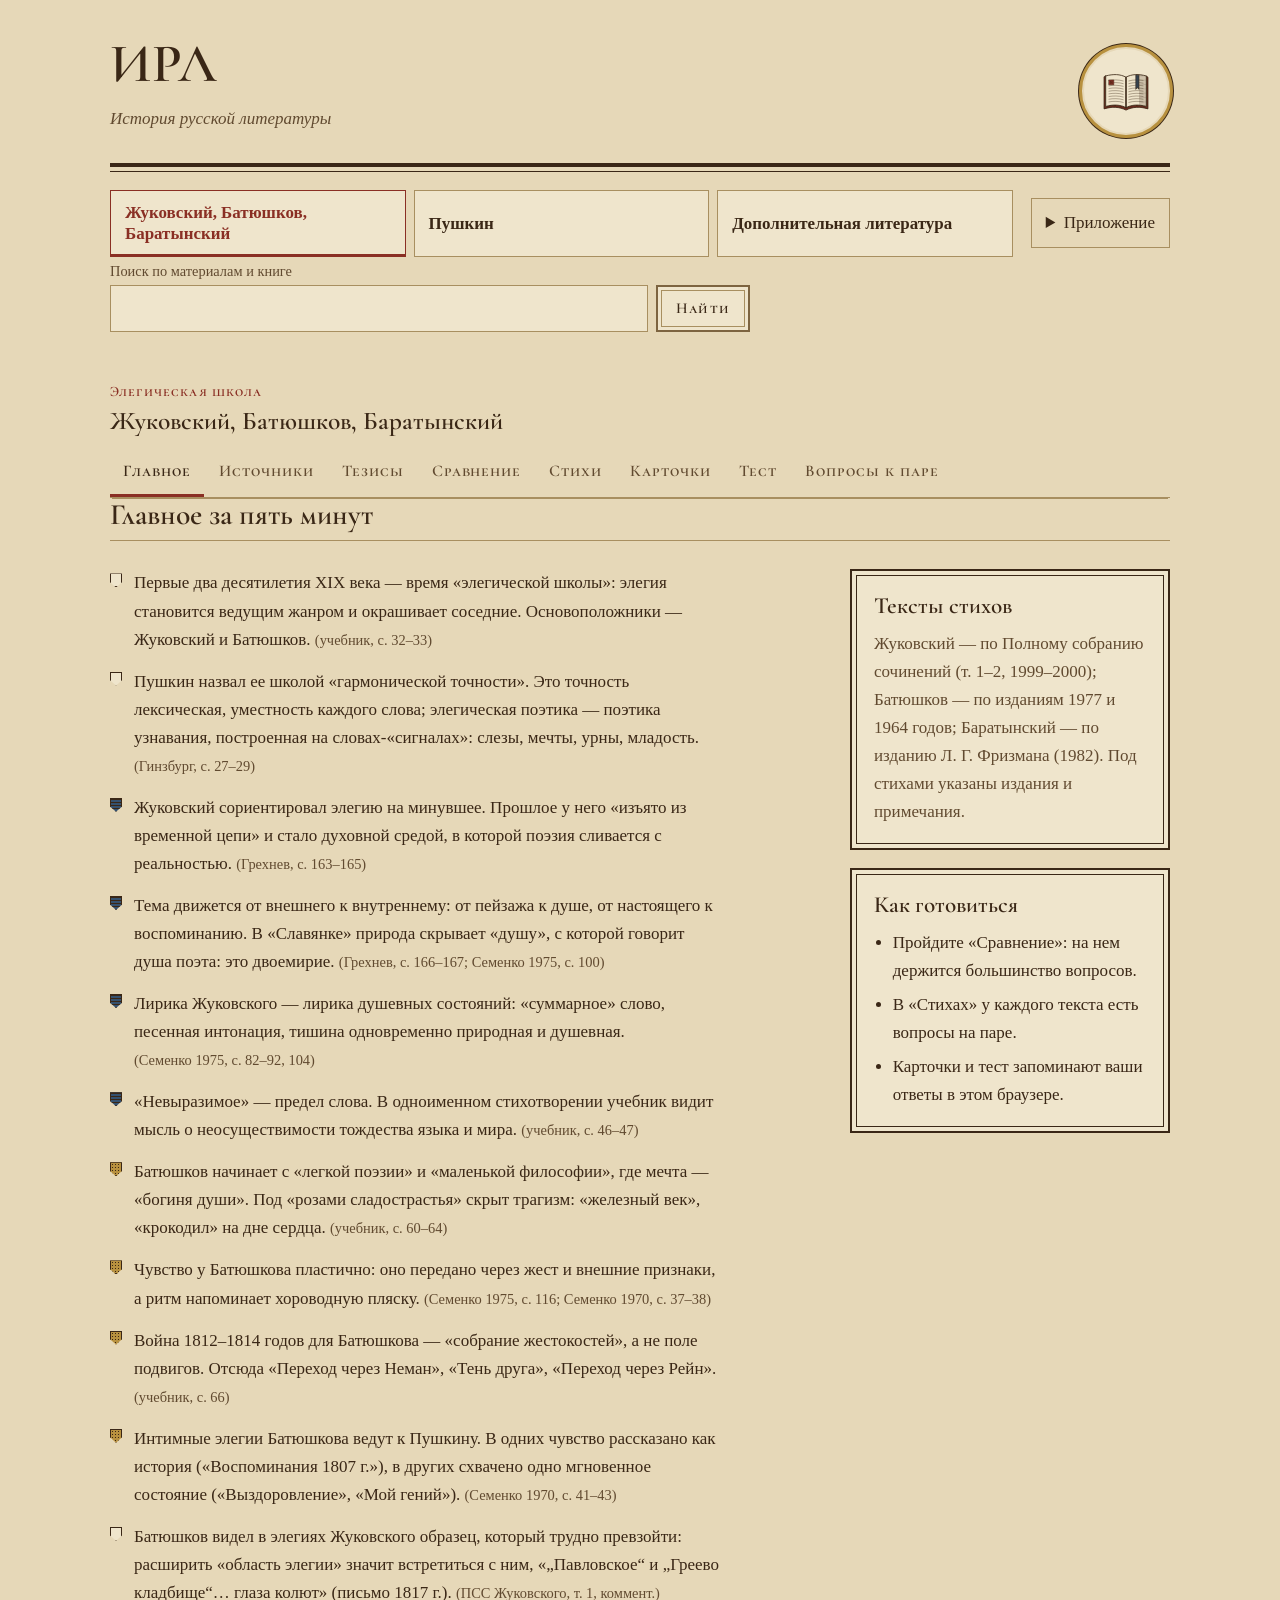
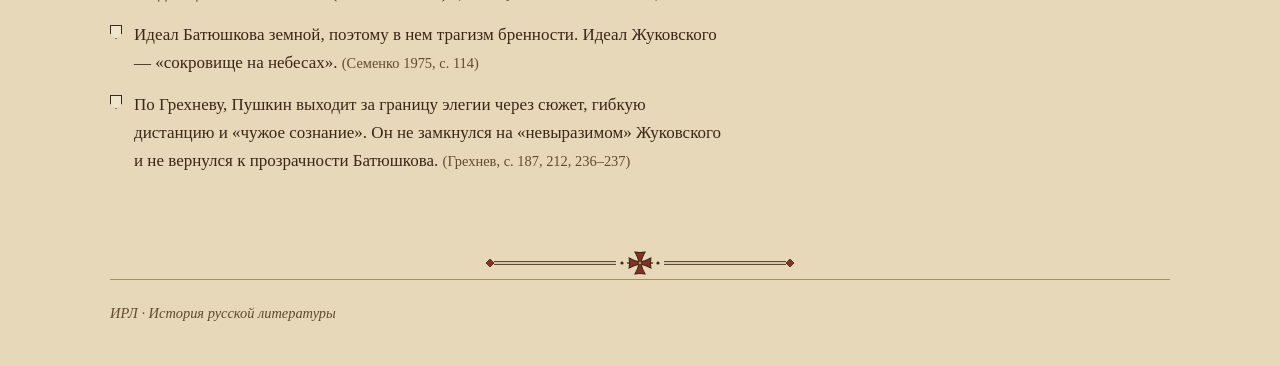
<file: index.html>
<!doctype html><html lang="ru"><head><meta charset=utf8><meta name=viewport content="width=device-width,initial-scale=1,viewport-fit=cover"><style>:root{color-scheme:light;box-sizing:border-box;padding-top:env(safe-area-inset-top,0px);padding-bottom:env(safe-area-inset-bottom,0px)}html{scroll-padding-top:env(safe-area-inset-top,0px)}body{margin:0;padding:0;font:14px -apple-system,BlinkMacSystemFont,sans-serif;background:#fff;color:#000}img{max-width:100%}[hidden]:not([hidden=until-found i]){display:none!important}</style>
<title>ИРЛ · История русской литературы</title>
<meta name="theme-color" content="#e6d8b8">
<meta name="application-name" content="ИРЛ">
<meta name="apple-mobile-web-app-title" content="ИРЛ">
<link rel="manifest" href="./manifest.webmanifest">
<link rel="icon" href="./icons/icon-192.png">
<link rel="apple-touch-icon" href="./icons/icon-192.png">
<link rel="stylesheet" href="./pwa.css">
<link rel="stylesheet" href="./hrl.css">
</head><body>

<link rel="preconnect" href="https://fonts.googleapis.com">
<link rel="preconnect" href="https://fonts.gstatic.com" crossorigin>
<link rel="stylesheet" href="https://fonts.googleapis.com/css2?family=Cormorant+Garamond:ital,wght@0,500;0,600;1,400;1,500&family=Cormorant+SC:wght@500;600&family=Old+Standard+TT:ital,wght@0,400;0,700;1,400&display=swap">
<style>
/* Layout: читальный стол — шапка, липкая строка вкладок, колонка чтения; в «Стихах» текст и разбор стоят рядом, как в учебном издании с комментарием */
:root {
  /* «Гербовник», палитра «Старая киноварь»: пергамент, коричневая тушь, киноварь, выцветшие тинктуры */
  --paper: #e6d8b8; --sheet: #efe5cc; --deep: #d9c79f; --ink: #3a2716; --ink-2: #614a30; --rule: #a88f60; --rule-strong: #7d6440; --zh: #34506e; --zh-tint: #d3cfbe; --bat: #6e5218; --bat-tint: #e1d0a9; --gold: #b8913f; --cinnabar: #8a2f24; --cinnabar-wash: #ead2bd; --on-cinnabar: #f3ead6; --ok: #435d35; --ok-tint: #d0cdb1; --bad: #8a2f24; --bad-tint: #ead2bd; --plate: #efe5cc;
  --display: "Cormorant Garamond", "Cormorant", Georgia, serif;
  --body: "Old Standard TT", "PT Serif", Georgia, serif;
  --ui: "Old Standard TT", "PT Serif", Georgia, serif;
  --caps: "Cormorant SC", "Cormorant Garamond", Georgia, serif;
  --s-1: 0.8125rem; --s0: 1rem; --s1: 1.0625rem; --s2: 1.35rem; --s3: 1.85rem; --s4: clamp(2.5rem, 7vw, 3.4rem);
  --radius: 0;
}
@media (prefers-color-scheme: dark) {
  :root:not([data-theme="light"]) { --paper: #1d1712; --sheet: #2a221a; --deep: #15110d; --ink: #eadfc4; --ink-2: #bba986; --rule: #5c4a34; --rule-strong: #8c7452; --zh: #8fabcb; --zh-tint: #3c3b3a; --bat: #d4b062; --bat-tint: #473923; --gold: #c9a24e; --cinnabar: #d86f58; --cinnabar-wash: #3a1b14; --on-cinnabar: #1d1712; --ok: #9cba86; --ok-tint: #414030; --bad: #d86f58; --bad-tint: #3a1b14; --plate: #e2d3b0; color-scheme: dark; }
  :root:not([data-theme="light"]) .gb-light-only { display: none !important; }
  :root:not([data-theme="light"]) .gb-dark-only { display: block !important; }
}
:root[data-theme="dark"] { --paper: #1d1712; --sheet: #2a221a; --deep: #15110d; --ink: #eadfc4; --ink-2: #bba986; --rule: #5c4a34; --rule-strong: #8c7452; --zh: #8fabcb; --zh-tint: #3c3b3a; --bat: #d4b062; --bat-tint: #473923; --gold: #c9a24e; --cinnabar: #d86f58; --cinnabar-wash: #3a1b14; --on-cinnabar: #1d1712; --ok: #9cba86; --ok-tint: #414030; --bad: #d86f58; --bad-tint: #3a1b14; --plate: #e2d3b0; color-scheme: dark; }
:root[data-theme="dark"] .gb-light-only { display: none !important; }
:root[data-theme="dark"] .gb-dark-only { display: block !important; }
.gb-dark-only { display: none !important; }

* { box-sizing: border-box; }
body { background: var(--paper); color: var(--ink); font-family: var(--body); font-size: var(--s1); line-height: 1.6; }
.wrap { max-width: 1100px; margin: 0 auto; padding-inline: 20px; }
@media (max-width: 480px) { .wrap { padding-inline: 16px; } }
a { color: var(--zh); text-underline-offset: 2px; }
button { font: inherit; color: inherit; }
:focus-visible { outline: 2px solid var(--zh); outline-offset: 2px; border-radius: 3px; }
h1, h2, h3 { font-family: var(--display); font-weight: 700; line-height: 1.15; text-wrap: balance; margin: 0; }
p { margin: 0; }
.label { font-family: var(--ui); font-size: var(--s-1); letter-spacing: 0.08em; text-transform: uppercase; color: var(--ink-2); }
.muted { color: var(--ink-2); }
.zh { color: var(--zh); }
.bat { color: var(--bat); }

/* шапка */
.masthead { padding-block: 40px 22px; display: grid; gap: 12px; }
.masthead h1 { font-size: var(--s4); letter-spacing: 0.005em; }
.masthead h1 .amp { font-style: italic; font-weight: 400; color: var(--ink-2); }
.lede { font-size: var(--s1); max-width: 62ch; color: var(--ink-2); }
.legend { display: flex; gap: 14px; flex-wrap: wrap; font-family: var(--ui); font-size: var(--s-1); }
.legend span { display: inline-flex; align-items: center; gap: 6px; }
.dot { width: 9px; height: 9px; border-radius: 50%; display: inline-block; flex: none; }
.dot.zh { background: var(--zh); }
.dot.bat { background: var(--bat); }
.dot.common { background: var(--ink-2); }

/* вкладки */
.tabs-bar { position: sticky; top: env(safe-area-inset-top, 0px); z-index: 5; background: var(--paper); border-bottom: 1px solid var(--rule); }
.tabs { display: flex; gap: 2px; overflow-x: auto; scrollbar-width: none; }
.tabs::-webkit-scrollbar { display: none; }
.tab { flex: none; font-family: var(--ui); font-size: 0.95rem; padding: 12px 12px 11px; border: 0; background: none; cursor: pointer; color: var(--ink-2); border-bottom: 2px solid transparent; white-space: nowrap; }
.tab:hover { color: var(--ink); }
.tab[aria-selected="true"] { color: var(--ink); border-bottom-color: var(--ink); }
.tab .count { font-size: var(--s-1); color: var(--ink-2); margin-left: 4px; font-variant-numeric: tabular-nums; }

main { padding-block: 28px 64px; }
.panel { display: grid; gap: 28px; }
.panel > h2 { font-size: var(--s3); }
.intro { max-width: 68ch; color: var(--ink-2); }

/* главное */
.overview { display: grid; grid-template-columns: minmax(0, 1fr) 320px; gap: 36px; align-items: start; }
@media (max-width: 880px) { .overview { grid-template-columns: minmax(0, 1fr); } }
.theses { list-style: none; margin: 0; padding: 0; display: grid; gap: 14px; }
.theses li { display: grid; grid-template-columns: 14px minmax(0, 1fr); gap: 10px; align-items: baseline; max-width: 70ch; }
.theses .dot { transform: translateY(-1px); }
.ref { font-family: var(--ui); font-size: 0.85em; color: var(--ink-2); white-space: nowrap; }
.aside { display: grid; gap: 18px; }
.box { background: var(--sheet); border: 1px solid var(--rule); border-radius: var(--radius); padding: 18px; display: grid; gap: 10px; }
.box h3 { font-size: var(--s2); }
.box ul { margin: 0; padding-left: 1.1em; display: grid; gap: 6px; }

/* источники */
.sources { display: grid; gap: 20px; }
.source { border-top: 1px solid var(--rule); padding-top: 20px; display: grid; grid-template-columns: 240px minmax(0, 1fr); gap: 24px; }
@media (max-width: 760px) { .source { grid-template-columns: minmax(0, 1fr); gap: 10px; } }
.source h3 { font-size: var(--s2); }
.source .biblio { font-size: 0.95rem; color: var(--ink-2); margin-top: 6px; }
.source .note { font-family: var(--ui); font-size: 0.9rem; color: var(--bat); margin-top: 8px; }
.points { margin: 0; padding-left: 1.1em; display: grid; gap: 8px; max-width: 72ch; }

/* сравнение */
.compare { display: grid; border-top: 1px solid var(--rule); }
.crow { display: grid; grid-template-columns: 170px minmax(0, 1fr) minmax(0, 1fr); gap: 20px; padding-block: 14px; border-bottom: 1px solid var(--rule); }
.crow.head { font-family: var(--ui); font-size: var(--s-1); letter-spacing: 0.08em; text-transform: uppercase; color: var(--ink-2); padding-block: 10px; }
.crow .param { font-family: var(--display); font-weight: 700; font-size: 1.1rem; }
.crow .cell { min-width: 0; }
.crow .tag { display: none; }
@media (max-width: 760px) {
  .crow { grid-template-columns: minmax(0, 1fr); gap: 8px; }
  .crow.head { display: none; }
  .crow .tag { display: inline-flex; align-items: center; gap: 6px; font-family: var(--ui); font-size: var(--s-1); letter-spacing: 0.06em; text-transform: uppercase; margin-bottom: 2px; }
}

/* стихи */
.picker { display: grid; gap: 16px; }
.pgroup { display: grid; gap: 8px; }
.pgroup .label { display: flex; align-items: center; gap: 8px; }
.plist { display: flex; flex-wrap: wrap; gap: 8px; }
.pbtn { display: inline-flex; align-items: baseline; gap: 8px; border: 1px solid var(--rule); background: var(--sheet); border-radius: 999px; padding: 6px 13px; cursor: pointer; font-family: var(--body); font-size: 0.97rem; text-align: left; }
.pbtn .yr { font-family: var(--ui); font-size: var(--s-1); color: var(--ink-2); font-variant-numeric: tabular-nums; }
.pbtn .ok { font-family: var(--ui); font-size: var(--s-1); color: var(--ok); }
.pbtn:hover { border-color: var(--ink-2); }
.pbtn[aria-pressed="true"].zh-b { background: var(--zh-tint); border-color: var(--zh); }
.pbtn[aria-pressed="true"].bat-b { background: var(--bat-tint); border-color: var(--bat); }
.poem-head { display: grid; gap: 8px; border-top: 1px solid var(--rule); padding-top: 24px; }
.poem-head h2 { font-size: var(--s3); }
.poem-head .meta { font-size: 0.97rem; color: var(--ink-2); max-width: 80ch; }
.pill { display: inline-block; font-family: var(--ui); font-size: var(--s-1); padding: 2px 9px; border-radius: 999px; border: 1px solid currentColor; }
.pill.full { color: var(--ok); background: var(--ok-tint); }
.pill.frag { color: var(--ink-2); }
.poem-body { display: grid; grid-template-columns: minmax(0, 5fr) minmax(0, 6fr); gap: 32px; align-items: start; }
@media (max-width: 900px) { .poem-body { grid-template-columns: minmax(0, 1fr); } }
.textcol { background: var(--sheet); border: 1px solid var(--rule); border-radius: var(--radius); padding: 22px 18px 18px; display: grid; gap: 16px; min-width: 0; }
.verse { font-family: var(--body); font-size: 1.02rem; line-height: 1.55; display: grid; }
.vline { display: grid; grid-template-columns: 2.2em minmax(0, 1fr); column-gap: 0.4em; }
.vline .n { font-family: var(--ui); font-size: 0.75rem; color: var(--ink-2); text-align: right; padding-top: 0.25em; font-variant-numeric: tabular-nums; }
.vline .t { min-width: 0; padding-left: 1.1em; text-indent: -1.1em; }
.vgap { height: 0.8em; }
@media (max-width: 480px) {
  .textcol { padding: 18px 12px 14px; }
  .verse { font-size: 0.97rem; }
  .vline { grid-template-columns: 1.6em minmax(0, 1fr); column-gap: 0.35em; }
}
.ellip { color: var(--ink-2); padding-left: 2.6em; }
.epigraph { font-style: italic; color: var(--ink-2); padding-left: 2.6em; font-size: 0.95rem; }
.fragcap { font-family: var(--ui); font-size: var(--s-1); color: var(--ink-2); padding-left: 3.1em; }
.textnote { font-family: var(--ui); font-size: 0.9rem; color: var(--ink-2); border-top: 1px solid var(--rule); padding-top: 12px; display: grid; gap: 6px; }
.xcap { font-family: var(--ui); font-size: var(--s-1); color: var(--ink-2); }
.gl { font: inherit; color: inherit; background: none; border: 0; padding: 0; margin: 0; text-indent: 0; cursor: help; text-decoration: underline dotted var(--bat); text-decoration-thickness: 1.5px; text-underline-offset: 3px; }
.gl:hover, .gl[aria-expanded="true"] { background: var(--bat-tint); border-radius: 3px; }
.gpop { position: absolute; z-index: 20; background: var(--sheet); color: var(--ink); border: 1px solid var(--rule); border-left: 3px solid var(--bat); border-radius: 6px; padding: 9px 12px; font-family: var(--ui); font-size: 0.9rem; line-height: 1.45; box-shadow: 0 6px 22px rgba(0,0,0,0.16); }
.ostanza { display: grid; grid-template-columns: minmax(0, 1fr); gap: 6px; padding-top: 12px; border-top: 1px dashed var(--rule); }
.ode { font-family: var(--body); font-style: italic; font-size: 0.95rem; line-height: 1.45; }
.ode .xcap { font-style: normal; display: block; margin-bottom: 2px; }
.oru { font-family: var(--ui); font-size: 0.9rem; line-height: 1.5; display: grid; gap: 4px; }
.orig { gap: 10px; }
.glist > summary { cursor: pointer; font-family: var(--ui); font-size: 0.92rem; color: var(--ink-2); }
.glist dl { margin: 10px 0 0; display: grid; grid-template-columns: minmax(0, 11em) minmax(0, 1fr); gap: 6px 14px; font-size: 0.95rem; }
.glist dt { font-weight: 600; }
.glist dd { margin: 0; }
@media (max-width: 480px) { .glist dl { grid-template-columns: minmax(0, 1fr); gap: 2px; } .glist dd { margin-bottom: 8px; } }
.authnote { font-family: var(--ui); font-size: 0.9rem; line-height: 1.55; color: var(--ink-2); }
.extra { border-top: 1px solid var(--rule); padding-top: 12px; display: grid; gap: 8px; }
details.extra > summary { cursor: pointer; font-family: var(--ui); font-size: 0.9rem; color: var(--ink-2); line-height: 1.45; }
details.extra[open] > summary { margin-bottom: 6px; }
.analysis { display: grid; gap: 20px; min-width: 0; }
.asec { display: grid; gap: 6px; }
.asec p, .asec li { max-width: 68ch; }
.asec ul, .asec ol { margin: 0; padding-left: 1.2em; display: grid; gap: 6px; }
.asec.q { background: var(--sheet); border: 1px solid var(--rule); border-radius: var(--radius); padding: 14px 16px; }

/* карточки */
.cards-ui { display: grid; gap: 18px; justify-items: center; }
.filters { display: flex; flex-wrap: wrap; gap: 8px; justify-content: center; }
.fbtn { font-family: var(--ui); font-size: 0.9rem; border: 1px solid var(--rule); background: var(--sheet); padding: 5px 12px; border-radius: 999px; cursor: pointer; }
.fbtn[aria-pressed="true"] { border-color: var(--ink); background: var(--ink); color: var(--paper); }
.flash { width: min(560px, 100%); min-height: 270px; perspective: 1200px; cursor: pointer; border: 0; background: none; padding: 0; text-align: left; }
.flash-inner { position: relative; width: 100%; min-height: 270px; transition: transform 0.45s ease; transform-style: preserve-3d; }
.flash.flipped .flash-inner { transform: rotateY(180deg); }
.face { position: absolute; inset: 0; backface-visibility: hidden; -webkit-backface-visibility: hidden; background: var(--sheet); border: 1px solid var(--rule); border-radius: 10px; padding: 26px 24px 20px; display: grid; align-content: space-between; gap: 14px; }
.face.back { transform: rotateY(180deg); }
.face .term { font-family: var(--display); font-weight: 700; font-size: 1.6rem; line-height: 1.2; text-wrap: balance; }
.face .def { font-size: 1.02rem; }
.face .foot { display: flex; justify-content: space-between; gap: 10px; font-family: var(--ui); font-size: var(--s-1); color: var(--ink-2); }
@media (prefers-reduced-motion: reduce) { .flash-inner { transition: none; } }
.cardnav { display: flex; gap: 10px; align-items: center; flex-wrap: wrap; justify-content: center; font-family: var(--ui); }
.btn { font-family: var(--ui); font-size: 0.95rem; border: 1px solid var(--rule); background: var(--sheet); padding: 8px 14px; border-radius: var(--radius); cursor: pointer; }
.btn:hover { border-color: var(--ink-2); }
.btn.primary { background: var(--ink); color: var(--paper); border-color: var(--ink); }
.btn.known[aria-pressed="true"] { background: var(--ok-tint); border-color: var(--ok); color: var(--ok); }
.counter { font-variant-numeric: tabular-nums; color: var(--ink-2); min-width: 7ch; text-align: center; }
.hint { font-family: var(--ui); font-size: var(--s-1); color: var(--ink-2); text-align: center; }

/* тест */
.quizbar { display: flex; flex-wrap: wrap; gap: 12px; align-items: center; justify-content: space-between; position: sticky; top: calc(env(safe-area-inset-top, 0px) + 46px); background: var(--paper); padding-block: 8px; z-index: 4; border-bottom: 1px solid var(--rule); }
.score { font-family: var(--ui); font-variant-numeric: tabular-nums; }
.score b { font-size: 1.2rem; }
.qlist { list-style: none; margin: 0; padding: 0; display: grid; gap: 22px; counter-reset: q; }
.qitem { display: grid; gap: 10px; max-width: 760px; }
.qitem h3 { font-family: var(--body); font-weight: 600; font-size: 1.05rem; line-height: 1.4; display: grid; grid-template-columns: 2.2em minmax(0, 1fr); }
.qitem h3 .qn { font-family: var(--ui); font-weight: 700; color: var(--ink-2); font-variant-numeric: tabular-nums; }
.opts { display: grid; gap: 6px; padding-left: 2.2em; }
.opt { text-align: left; border: 1px solid var(--rule); background: var(--sheet); border-radius: var(--radius); padding: 8px 12px; cursor: pointer; font-family: var(--body); font-size: 0.98rem; }
.opt:hover:not(:disabled) { border-color: var(--ink-2); }
.opt:disabled { cursor: default; }
.opt.right { background: var(--ok-tint); border-color: var(--ok); }
.opt.wrong { background: var(--bad-tint); border-color: var(--bad); }
.expl { padding-left: 2.2em; font-size: 0.97rem; }
.expl b.r { color: var(--ok); font-family: var(--ui); }
.expl b.w { color: var(--bad); font-family: var(--ui); }

/* вопросы */
.qa { display: grid; border-top: 1px solid var(--rule); }
.qa details { border-bottom: 1px solid var(--rule); padding-block: 4px; }
.qa summary { cursor: pointer; padding: 12px 0; font-family: var(--display); font-weight: 700; font-size: 1.2rem; line-height: 1.3; list-style: none; display: grid; grid-template-columns: 1.4em minmax(0, 1fr); }
.qa summary::-webkit-details-marker { display: none; }
.qa summary::before { content: "+"; font-family: var(--ui); font-weight: 400; color: var(--ink-2); }
.qa details[open] summary::before { content: "–"; }
.qa ul { margin: 0 0 16px; padding-left: 2.6em; display: grid; gap: 7px; max-width: 76ch; }

footer { border-top: 1px solid var(--rule); padding-block: 22px 40px; font-family: var(--ui); font-size: 0.9rem; color: var(--ink-2); display: grid; gap: 6px; }

/* ===== Гербовник ===== */
body { font-size: 17px; line-height: 1.65; }
a { color: var(--zh); text-decoration-thickness: 1px; text-underline-offset: 3px; }
a:hover { color: var(--cinnabar); }
:focus-visible { outline: 2px solid var(--zh); outline-offset: 2px; border-radius: 0; }
::selection { background: var(--cinnabar-wash); }
h1, h2, h3 { font-family: var(--display); font-weight: 600; }
.label, .crow.head, .legend, .tab, .btn, .fbtn, .pill, .pbtn .yr, .counter, .score, .hint, .xcap, .fragcap { font-family: var(--caps); text-transform: none; }
.label { font-size: 0.9rem; font-weight: 600; letter-spacing: 0.08em; color: var(--cinnabar); }
.asec > h3.label { display: flex; align-items: center; gap: 8px; }
.asec > h3.label img { width: 24px; height: 24px; flex: none; }

/* титул: тонкая-толстая линейка, печать */
.masthead { padding-block: 36px 18px; grid-template-columns: minmax(0, 1fr) auto; align-items: end; column-gap: 24px; }
.masthead > * { grid-column: 1; }
.masthead .seal { grid-column: 2; grid-row: 1 / span 3; align-self: center; }
.masthead > .label { color: var(--ink-2); letter-spacing: 0.14em; font-weight: 500; border-bottom: 1px solid var(--rule); padding-bottom: 4px; }
.masthead h1 { font-weight: 600; letter-spacing: -0.005em; line-height: 1.05; }
.masthead h1 .amp { font-weight: 400; color: var(--cinnabar); }
.masthead::after { content: ""; grid-column: 1 / -1; height: 9px; margin-top: 6px;
  background: linear-gradient(var(--ink), var(--ink)) top / 100% 4px no-repeat, linear-gradient(var(--ink), var(--ink)) bottom / 100% 1px no-repeat; }
.seal { width: 88px; height: 88px; border-radius: 50%; display: inline-grid; place-items: center; background: var(--plate);
  border: 2px solid var(--paper); box-shadow: 0 0 0 3px var(--gold), 0 0 0 4px var(--ink); }
.seal img { width: 62%; height: 62%; }
@media (max-width: 560px) { .seal { width: 60px; height: 60px; } }
.lede { font-style: italic; }

/* знаки поэтов: штриховка тинктур — лазурь (горизонтали) у Жуковского, золото (точки) у Батюшкова */
.dot { width: 12px; height: 14px; border-radius: 0; border: 1px solid var(--ink); clip-path: polygon(0 0, 100% 0, 100% 62%, 50% 100%, 0 62%); }
.dot.zh { background: repeating-linear-gradient(0deg, transparent 0 2px, var(--ink) 2px 3px) var(--zh); }
.dot.bat { background: radial-gradient(var(--ink) .7px, transparent 1px) 0 0 / 3px 3px var(--gold); }
.dot.common { background: var(--sheet); }

/* вкладки */
.tabs-bar { border-bottom: 1px solid var(--rule); box-shadow: 0 3px 0 -2px var(--rule); }
.tab { font-size: 1.02rem; font-weight: 600; letter-spacing: 0.06em; color: var(--ink-2); padding: 12px 13px 10px; border-bottom-width: 3px; }
.tab[aria-selected="true"] { color: var(--ink); border-bottom-color: var(--cinnabar); }
.tab .count { font-family: var(--caps); color: var(--cinnabar); }
.panel > h2 { font-size: var(--s3); padding-bottom: 8px; border-bottom: 1px solid var(--rule); }
.intro { font-style: italic; }

/* рамки вместо скруглений и теней: двойная линейка, как у гравюрной доски */
.box, .asec.q, .face, .textcol { border-radius: 0; border: 2px solid var(--ink); outline: 1px solid var(--ink); outline-offset: -7px; background: var(--sheet); }
.box { padding: 22px; }
.box h3 { font-size: 1.45rem; }
.asec.q { padding: 20px 22px; }
.pbtn, .fbtn, .pill, .btn, .opt { border-radius: 0; }
.pbtn { border-color: var(--rule-strong); font-family: var(--body); }
.pbtn[aria-pressed="true"].zh-b { box-shadow: inset 0 -3px 0 var(--zh); }
.pbtn[aria-pressed="true"].bat-b { box-shadow: inset 0 -3px 0 var(--bat); }
.pill { border-radius: 2px; letter-spacing: 0.06em; font-weight: 600; }
.btn { border: 2px solid var(--rule-strong); box-shadow: inset 0 0 0 3px var(--sheet), inset 0 0 0 4px var(--rule); font-weight: 600; letter-spacing: 0.08em; padding: 9px 18px; }
.btn.primary { background: var(--cinnabar); color: var(--on-cinnabar); border-color: var(--cinnabar); box-shadow: inset 0 0 0 3px var(--cinnabar), inset 0 0 0 4px var(--on-cinnabar); }
.fbtn { border-color: var(--rule-strong); font-weight: 600; letter-spacing: 0.06em; }
.fbtn[aria-pressed="true"] { background: var(--ink); color: var(--paper); }
.opt { border-color: var(--rule-strong); }
.face .term { font-weight: 600; font-size: 1.75rem; }
.quizbar, .tabs-bar { background: var(--paper); }

/* текст стихотворения — плашка-оттиск с угловыми орнаментами */
.textcol { position: relative; padding: 30px 24px 22px; }
.textcol .corner { position: absolute; width: 40px; height: 40px; pointer-events: none; }
.textcol .corner.tl { top: -2px; left: -2px; } .textcol .corner.tr { top: -2px; right: -2px; transform: scaleX(-1); }
.textcol .corner.bl { bottom: -2px; left: -2px; transform: scaleY(-1); } .textcol .corner.br { bottom: -2px; right: -2px; transform: scale(-1, -1); }
.verse { font-size: 1.06rem; line-height: 1.6; }
.vline .n { font-family: var(--caps); font-size: 0.8rem; color: var(--cinnabar); }
.epigraph { font-family: var(--display); font-size: 1.12rem; color: var(--bat); }
.poem-head h2 { font-size: 2.1rem; }
.poem-head .meta { font-style: italic; }
.gl { text-decoration-color: var(--cinnabar); }
.gl:hover, .gl[aria-expanded="true"] { background: var(--cinnabar-wash); border-radius: 0; }
.gpop { border-radius: 0; box-shadow: none; border: 2px solid var(--ink); border-left-width: 2px; outline: 1px solid var(--ink); outline-offset: -6px; padding: 12px 15px; font-size: 0.95rem; }
.gpop b { font-family: var(--display); font-size: 1.1rem; color: var(--cinnabar); }
.gl.lw { text-decoration: none; cursor: pointer; }
.gl.lw:hover { text-decoration: underline dotted var(--cinnabar); text-underline-offset: 3px; }
.gl.lw[aria-expanded="true"] { background: var(--cinnabar-wash); text-decoration: none; }
.lwhint { margin: 0.4em 0 0.8em; }
.gl.lw.lwn { text-decoration: underline dotted var(--cinnabar); text-decoration-thickness: 1.5px; text-underline-offset: 3px; }
.lwnote { margin-top: 7px; padding-top: 7px; border-top: 1px solid var(--rule); font-size: 0.88rem; line-height: 1.45; }
.myth dl { margin: 0; display: grid; gap: 6px; }
.myth dt { font-weight: 600; font-family: var(--ui); font-size: 0.92rem; }
.myth dd { margin: 0 0 4px; font-family: var(--ui); font-size: 0.9rem; line-height: 1.5; color: var(--ink-2); }
.myth h4 { margin: 10px 0 4px; font-family: var(--display); color: var(--cinnabar); font-size: 1.02rem; font-weight: 600; }
.qlist > li { margin-bottom: 10px; }
.qhint { margin-top: 5px; }
.qhint > summary { cursor: pointer; font-family: var(--ui); font-size: 0.86rem; color: var(--cinnabar); list-style-position: inside; }
.qhint > ul { margin: 6px 0 0; padding: 8px 12px 8px 26px; border-left: 2px solid var(--cinnabar); background: var(--sheet); font-size: 0.93rem; line-height: 1.5; }
.qhint > ul li { margin: 3px 0; }
.n64 b { font-weight: 600; color: var(--ink); }
.n64pu { border-left: 2px solid var(--cinnabar); padding-left: 10px; }
.n64var { overflow-x: auto; }
.n64var table { border-collapse: collapse; width: 100%; font-family: var(--ui); font-size: 0.86rem; line-height: 1.4; }
.n64var th, .n64var td { text-align: left; vertical-align: top; padding: 5px 8px; border-bottom: 1px solid var(--rule); }
.n64var th { color: var(--ink-2); font-weight: 600; border-bottom: 2px solid var(--ink); }
.n64var td:nth-child(2) { color: var(--cinnabar); }
@media (max-width: 560px) { .n64var th:nth-child(3), .n64var td:nth-child(3) { min-width: 9em; } }
.lwhead { display: flex; flex-wrap: wrap; gap: 0.2em 0.6em; align-items: baseline; }
.lwrd { font-family: var(--display); color: var(--zh); font-size: 1.05rem; }
.lwtr { margin-top: 4px; }
.lwform { margin-top: 3px; font-size: 0.85rem; color: var(--ink-2); font-style: italic; }
.lwsay { margin-top: 8px; font: inherit; font-size: 0.82rem; background: none; color: var(--ink); border: 1px solid var(--ink); border-radius: 0; padding: 3px 10px; cursor: pointer; }
.lwsay:hover { background: var(--cinnabar-wash); }
.ode { font-family: var(--display); font-size: 1.08rem; }
.ostanza { border-top-style: dotted; }

/* буквица в «Коротко» */
.dropcap::first-letter { float: left; font-family: var(--display); font-weight: 600; font-size: 3.6em; line-height: .85; color: var(--cinnabar);
  margin: 5px 10px 0 0; padding: 6px 8px 3px; line-height: .8; border: 2px solid var(--ink); outline: 1px solid var(--ink); outline-offset: 3px;
  background: repeating-linear-gradient(90deg, transparent 0 3px, var(--rule) 3px 4px) var(--sheet); }

/* разделители-орнаменты */
.gb-divider { display: block; margin: 8px auto 0; width: min(320px, 100%); height: auto; }
.qa summary::before { color: var(--cinnabar); font-family: var(--display); }
.qa summary, .crow .param { font-weight: 600; }
.source h3 { font-size: 1.55rem; }
.source .note { color: var(--cinnabar); font-style: italic; }
.theses li { max-width: 72ch; }
footer { font-family: var(--body); font-style: italic; }
</style>

<div class="wrap">
  <header class="masthead">
    <span class="seal" aria-hidden="true"><img src="gb/book.svg" alt=""></span>
    <h1>ИРЛ</h1>
    <p class="lede">История русской литературы</p>
  </header>
</div>


<div class="wrap hrl-nav">
  <nav class="hrl-sections" aria-label="Разделы ИРЛ">
    <a id="section-study" href="#overview">Жуковский, Батюшков, Баратынский</a>
    <a href="./pushkin.html">Пушкин</a>
    <a id="section-reading" href="#reading">Дополнительная литература</a>
  </nav>
  <details class="hrl-app"><summary>Приложение</summary>
    <p id="pwa-status" role="status">Подготовка офлайн-доступа…</p>
    <button type="button" class="btn" data-pwa-install hidden>Установить</button>
    <button type="button" class="btn" data-pwa-check>Проверить обновления</button>
  </details>
</div>
<div class="wrap hrl-search">
  <form id="hrl-search-form" role="search"><label for="hrl-query">Поиск по материалам и книге</label>
    <div><input id="hrl-query" type="search" required><button type="submit" class="btn">Найти</button></div>
  </form>
  <div id="hrl-search-results" aria-live="polite"></div>
</div>
<main class="wrap" id="main">
  <section id="study" aria-labelledby="study-title">
    <header class="hrl-section-heading">
      <p class="label">Элегическая школа</p>
      <h2 id="study-title">Жуковский, Батюшков, Баратынский</h2>
    </header>
    <div class="tabs-bar">
      <nav class="tabs" role="tablist" aria-label="Материалы об элегической школе" id="tabs"></nav>
    </div>
    <section class="panel" id="overview" role="tabpanel" aria-labelledby="tab-overview"></section>
    <section class="panel" id="sources" role="tabpanel" aria-labelledby="tab-sources" hidden></section>
    <section class="panel" id="theses" role="tabpanel" aria-labelledby="tab-theses" hidden></section>
    <section class="panel" id="compare" role="tabpanel" aria-labelledby="tab-compare" hidden></section>
    <section class="panel" id="poems" role="tabpanel" aria-labelledby="tab-poems" hidden></section>
    <section class="panel" id="cards" role="tabpanel" aria-labelledby="tab-cards" hidden></section>
    <section class="panel" id="quiz" role="tabpanel" aria-labelledby="tab-quiz" hidden></section>
    <section class="panel" id="questions" role="tabpanel" aria-labelledby="tab-questions" hidden></section>
  </section>
  <section class="panel" id="reading" aria-labelledby="reading-title" hidden>
    <h2 id="reading-title">Дополнительная литература</h2>
    <a class="hrl-book" href="./reader/#lotman">
      <strong>Ю. М. Лотман. Беседы о русской культуре</strong>
      <span>Быт и традиции русского дворянства. В читалке есть оглавление, схема книги и тезисы по главам.</span>
      <span>Открыть читалку <span aria-hidden="true">→</span></span>
    </a>
  </section>
</main>

<div class="wrap">
  <img class="gb-divider gb-light-only" src="gb/divider-cross.svg" alt="">
  <img class="gb-divider gb-dark-only" src="gb/divider-cross-dark.svg" alt="">
  <footer>
    <p>ИРЛ · История русской литературы</p>
  </footer>
</div>

<script src="./hrl-barat-data.js"></script>
<script src="./hrl-poem-notes.js"></script>
<script>
(function () {
  "use strict";

  /* ---------- данные ---------- */

  const TABS = [
    { id: "overview", name: "Главное" },
    { id: "sources", name: "Источники" },
    { id: "theses", name: "Тезисы" },
    { id: "compare", name: "Сравнение" },
    { id: "poems", name: "Стихи" },
    { id: "cards", name: "Карточки" },
    { id: "quiz", name: "Тест" },
    { id: "questions", name: "Вопросы к паре" }
  ];

  const THESES = [
    [
      "common",
      "Первые два десятилетия XIX века — время «элегической школы»: элегия становится ведущим жанром и окрашивает соседние. Основоположники — Жуковский и Батюшков.",
      "учебник, с. 32–33"
    ],
    [
      "common",
      "Пушкин назвал ее школой «гармонической точности». Это точность лексическая, уместность каждого слова; элегическая поэтика — поэтика узнавания, построенная на словах-«сигналах»: слезы, мечты, урны, младость.",
      "Гинзбург, с. 27–29"
    ],
    [
      "zh",
      "Жуковский сориентировал элегию на минувшее. Прошлое у него «изъято из временной цепи» и стало духовной средой, в которой поэзия сливается с реальностью.",
      "Грехнев, с. 163–165"
    ],
    [
      "zh",
      "Тема движется от внешнего к внутреннему: от пейзажа к душе, от настоящего к воспоминанию. В «Славянке» природа скрывает «душу», с которой говорит душа поэта: это двоемирие.",
      "Грехнев, с. 166–167; Семенко 1975, с. 100"
    ],
    [
      "zh",
      "Лирика Жуковского — лирика душевных состояний: «суммарное» слово, песенная интонация, тишина одновременно природная и душевная.",
      "Семенко 1975, с. 82–92, 104"
    ],
    [
      "zh",
      "«Невыразимое» — предел слова. В одноименном стихотворении учебник видит мысль о неосуществимости тождества языка и мира.",
      "учебник, с. 46–47"
    ],
    [
      "bat",
      "Батюшков начинает с «легкой поэзии» и «маленькой философии», где мечта — «богиня души». Под «розами сладострастья» скрыт трагизм: «железный век», «крокодил» на дне сердца.",
      "учебник, с. 60–64"
    ],
    [
      "bat",
      "Чувство у Батюшкова пластично: оно передано через жест и внешние признаки, а ритм напоминает хороводную пляску.",
      "Семенко 1975, с. 116; Семенко 1970, с. 37–38"
    ],
    [
      "bat",
      "Война 1812–1814 годов для Батюшкова — «собрание жестокостей», а не поле подвигов. Отсюда «Переход через Неман», «Тень друга», «Переход через Рейн».",
      "учебник, с. 66"
    ],
    [
      "bat",
      "Интимные элегии Батюшкова ведут к Пушкину. В одних чувство рассказано как история («Воспоминания 1807 г.»), в других схвачено одно мгновенное состояние («Выздоровление», «Мой гений»).",
      "Семенко 1970, с. 41–43"
    ],
    [
      "common",
      "Батюшков видел в элегиях Жуковского образец, который трудно превзойти: расширить «область элегии» значит встретиться с ним, «„Павловское“ и „Греево кладбище“… глаза колют» (письмо 1817 г.).",
      "ПСС Жуковского, т. 1, коммент."
    ],
    [
      "common",
      "Идеал Батюшкова земной, поэтому в нем трагизм бренности. Идеал Жуковского — «сокровище на небесах».",
      "Семенко 1975, с. 114"
    ],
    [
      "common",
      "По Грехневу, Пушкин выходит за границу элегии через сюжет, гибкую дистанцию и «чужое сознание». Он не замкнулся на «невыразимом» Жуковского и не вернулся к прозрачности Батюшкова.",
      "Грехнев, с. 187, 212, 236–237"
    ]
  ];

  const SOURCES = [
   {
    "title": "Грехнев",
    "biblio": "Лирика Пушкина: О поэтике жанров. Горький, 1985. Гл. III «На границе элегии», с. 134–232; Заключение, с. 233–238.",
    "note": "Подробный конспект главы — в тезисах (отдельный файл .docx).",
    "points": [
     [
      "Элегическая эмоция генерализует: «меланхолия» Жуковского и «разуверение» Баратынского претендуют на господство в пределах стиля.",
      "с. 135–136"
     ],
     [
      "Пушкин о Баратынском: «Баратынский прелесть и чудо. „Признание“ совершенство. После него никогда не стану печатать своих элегий». Баратынский возвел в степень генерализующего переживания эмоцию «разочарованья», впитавшую «болевые импульсы эпохи».",
      "с. 136"
     ],
     [
      "История у Баратынского — лишь отголоски: «море истории все-таки плещет за порогом» его элегий. «Век» в «Последнем поэте» — метафора ряда эпох, современность сопряжена с символикой Эллады. Новаторство — в трагической универсальности разочарования и в насыщенности мыслью; жанр у него «насквозь философичен».",
      "с. 137–138"
     ],
     [
      "Переход исторического во всеобщее у Баратынского «сродни сублимации»: эпоха растворена «без осадка»; у Пушкина «слагаемые» разочарования обозримы («К морю»).",
      "с. 139–140"
     ],
     [
      "Конфликты Баратынского: страсть и рассудок на одном уровне, двойственны изначально; дисгармоническое сгущается, гармонию дает лишь искусство — прибежище «больного духа». Субъект — «носитель мысли», по преимуществу расчленяющей.",
      "с. 145–146, 151"
     ],
     [
      "В элегиях Баратынского («Разуверение», «Признание») силы разобщают сердца даже в любви; у Пушкина действует энергия духовного соединения. Пушкин размежевался с манерой Баратынского и разомкнул элегию навстречу «впечатленьям бытия».",
      "с. 232, 237"
     ],
     [
      "«Невыразимое» у Жуковского — устойчивая и всеобщая область эмоций, неотделимая от сущности человеческого духа.",
      "с. 135"
     ],
     [
      "Субъект элегии Жуковского — «носитель настроения и созерцания», «лицо страдательное».",
      "с. 151"
     ],
     [
      "Элегическая система Жуковского «контекстуально спаяна»: образ прорастает в другие элегии, жанровый контекст позволяет «досказать недосказанное».",
      "с. 148–150"
     ],
     [
      "Старая элегия держится на жесткой временной дистанции. Жуковский сориентировал ее на минувшее: «экспансия временного начала», минувшее как духовная среда.",
      "с. 161–165"
     ],
     [
      "«Славянка»: тема идет от внешнего к внутреннему; «пустынный храм» и «семья младых берез» возникают там, где мысль вступает на тропу воспоминания; минувшее населено «образами без лиц»; в финале Жуковский чувствует пределы слова.",
      "с. 166–171"
     ],
     [
      "Историческая элегия Батюшкова: в «Пленном» нужен персонаж-«медиум» между временем субъекта и временем истории, и элегия уклоняется к балладе. В исторической элегии Батюшков — смелый новатор, но медитативная элегия у него держится на традиционных устоях.",
      "с. 181–182; примеч. 30, с. 217"
     ],
     [
      "«Выздоровление» Батюшкова: античный декорум, контраст состояний без полутонов, героиня как «метафора страсти». Пушкинское «Выздоровление» психологизирует конфликт и направляет переживание к другому «я».",
      "с. 212–219"
     ],
     [
      "Заключение: у Пушкина есть «невыраженное», но нет «невыразимого»; прозрачность его элегии — не возврат к Батюшкову.",
      "с. 236–237"
     ]
    ]
   },
   {
    "title": "Семенко 1970",
    "biblio": "Поэты пушкинской поры. М., 1970. Гл. «Батюшков», с. 11–57 (по тексту на ФЭБ).",
    "points": [
     [
      "Лирика Батюшкова — начало новой русской поэзии; Батюшков первым в России сознательно строит образ автора как мыслящей личности.",
      "с. 11–12"
     ],
     [
      "«Маленькая философия» соединяет скептицизм, чувствительность и гедонизм; эпикурейство дополнено нравственностью (влияние М. Н. Муравьева).",
      "с. 13–15"
     ],
     [
      "Война 1812–1814 годов: ужас перед варварством; «К Дашкову» — реквием по Москве; в 1815 г. статья «Нечто о морали, основанной на философии и религии».",
      "с. 15–17"
     ],
     [
      "«Легкая поэзия» понимается как «зеркало» общества; элегия решает задачи, прежде доступные оде.",
      "с. 20–21"
     ],
     [
      "Гармонический образ автора в стихах расходится с реальным, противоречивым Батюшковым; лирический герой — авторская личность как персонаж.",
      "с. 24–27"
     ],
     [
      "Античность — идеал гармонии человека и мира; условные образы становятся предметными («Мои пенаты», «Вакханка»).",
      "с. 27–37"
     ],
     [
      "«Театральность» и пластичность: чувство через внешние признаки, ритм хороводной пляски; герой — «корифей» хора, а не одинокий «певец» Жуковского.",
      "с. 37–38"
     ],
     [
      "Элегия разочарования: скорбь Батюшкова глубже «сладостной меланхолии» Жуковского; он первым намечает образ разочарованного героя.",
      "с. 39"
     ],
     [
      "Исторические элегии («На развалинах замка в Швеции», «Переход через Рейн», «Умирающий Тасс») и интимные элегии разочарования («Воспоминания 1807 г.», «Выздоровление», «Тень друга») ведут к психологической лирике Пушкина.",
      "с. 39–41"
     ],
     [
      "Интимные элегии делятся на две группы: история чувства, рассказанная эпически («Воспоминания 1807 г.», «Разлука», «Элегия» 1815), и мгновенное состояние вместо длительности: «Выздоровление», «Мой гений», «Пробуждение» — «три шедевра».",
      "с. 41–43"
     ],
     [
      "«Тень друга» — одна из лучших и наиболее типичных элегий; лиризм Батюшкова сдержан, самораскрытие идет через изображение внешнего мира, центр — образ любимой.",
      "с. 42–43"
     ],
     [
      "Образ насыщен книжными ассоциациями: в «Тени друга» нужны «Гальциона» и «Альбион», а не «чайка» и «Англия».",
      "с. 44"
     ],
     [
      "Символ против аллегории: «урна» в «К другу» — трагический символ утрат, «фалерн» — знак исчезнувшей античной культуры.",
      "с. 45–47"
     ],
     [
      "Многозначность: ландыш в «Выздоровлении» — и цветок, и символ гибнущей молодости; поправка Пушкина «не под серпом, а под косою».",
      "с. 48"
     ],
     [
      "Поэтизмы создают единое «поэтическое настроение»; принцип возвышения: «локоны» вместо «волосы», «ланиты» вместо «щеки».",
      "с. 49–52"
     ],
     [
      "Звукопись: «В долинах Нейстрии раздался браней гром…» («На развалинах замка в Швеции»); «экспрессивно-смысловые разрывы» композиции (по Виноградову).",
      "с. 54–55"
     ],
     [
      "Лексическая окраска («Вакханка»): Батюшков первым использует ее сознательно и стоит «в самом начале новой эпохи русской лирики».",
      "с. 55–56"
     ]
    ]
   },
   {
    "title": "Учебник",
    "biblio": "История русской литературы XIX века: Учеб. пособие. Т. 1 / под ред. Е. И. Анненковой, О. В. Евдокимовой. Раздел II, гл. 1 «В. А. Жуковский» (с. 33–56) и гл. 2 «К. Н. Батюшков» (с. 57–72).",
    "points": [
     [
      "Элегия — «форма времени»; по Вацуро, два десятилетия «господства «элегической школы»»; элегизация жанров ведет к «внежанровой лирике».",
      "с. 32–33"
     ],
     [
      "«Сельское кладбище» (1802): средоточие мотивов раннего романтизма; меланхолия как сплав грусти и радости; кладбище — «промежуток» между жизнью и смертью; Вл. Соловьев — «родина русской поэзии».",
      "с. 38–40"
     ],
     [
      "От «Сельского кладбища» идет пейзажно-медитативная элегия; в «Вечере» — «лирический биографизм» и тема поэзии как призвания.",
      "с. 41"
     ],
     [
      "«Славянка» (1815): психологический пейзаж переходит в мистическое восприятие природы; прозаическое примечание о Павловске и «духовное содержание» в стихах; память 1812 года.",
      "с. 42–43"
     ],
     [
      "Серия 1819–1824 гг. о творчестве; дневник 1821: «Прекрасно только то, чего нет!»; «Невыразимое» — «эстетический фрагмент», предвестие Тютчева и Фета.",
      "с. 45–47"
     ],
     [
      "Батюшков: «малютка… гигант по дарованью», «в нем два человека»; мечта — «богиня души»; «легкая поэзия» и литературное происхождение «сладострастия».",
      "с. 59–63"
     ],
     [
      "«Железный век», «крокодил» на дне сердца; «Мои пенаты» соединяют условную античность и реальный быт.",
      "с. 63–64"
     ],
     [
      "Война — «собрание жестокостей»: «Переход… через Неман», «Переход через Рейн» (Пушкин назвал его лучшим); нетрадиционный образ ратника.",
      "с. 66"
     ],
     [
      "Вторая половина 1810-х: философские и религиозные размышления («К другу», «Надежда»); «поэт безнадежности» (Гуковский); Пушкин: Батюшков сделал для русского языка то, что Петрарка для итальянского.",
      "с. 67–69"
     ]
    ]
   },
   {
    "title": "Семенко 1975",
    "biblio": "Жизнь и поэзия Жуковского. М., 1975. Гл. II «Лирика», с. 80–157.",
    "points": [
     [
      "«Поэзия есть добродетель»: христианское самоотречение Жуковского против «языческого» эпикуреизма Батюшкова; поэзия примирения.",
      "с. 80–81"
     ],
     [
      "Главная черта манеры — лиризм; «суммарное» изображение чувства; принцип исповеди Жуковскому чужд.",
      "с. 82"
     ],
     [
      "«Вечер»: лексика угасания в первой строфе и нейтральная во второй; тишина реальная и душевная; «сладкий» в «петрарковском» смысле; музыкальная симметрия восклицаний.",
      "с. 84–88"
     ],
     [
      "Лирический герой — «дополнительное звено» между духовным миром поэта и его выражением; в финалах «Сельского кладбища» и «Вечера» поэт говорит о себе в третьем лице.",
      "с. 94–96"
     ],
     [
      "«Славянка»: таинственность, «объективно» мотивированное видение, двоемирие.",
      "с. 97–100"
     ],
     [
      "Сентиментализм культивировал настроение, зрелый Жуковский — душевное состояние; падение листка в «Славянке» — «начало новой эры в лирике».",
      "с. 104–105"
     ],
     [
      "Тип элегии: Жуковский и Батюшков «почти антиподы»; у Батюшкова внешние признаки чувства, у Жуковского внутренние.",
      "с. 114–117"
     ],
     [
      "«Евгению. Жизнь Званская» Державина воспроизводит строфику «Вечера».",
      "с. 148"
     ]
    ]
   },
   {
    "title": "Гинзбург",
    "biblio": "О лирике. Л., 1974. Гл. «Школа гармонической точности», с. 19–50.",
    "points": [
     [
      "В лирике 1810–1820-х две линии: гражданственная и интимная, элегическая.",
      "с. 21"
     ],
     [
      "Поэтика жанров сменяется поэтикой устойчивых стилей; Батюшков становится «патроном» «унылой» элегии.",
      "с. 24–26"
     ],
     [
      "Слова-«сигналы» и «поэтика узнавания».",
      "с. 26–29"
     ],
     [
      "«Гармоническая точность» — лексическая точность, уместность каждого слова; запрет на «реализацию метафоры» («Дремать в златых мечтах никак нельзя!» — Жуковский).",
      "с. 27–35"
     ],
     [
      "Предметность поздних «монументальных» элегий Батюшкова идет от одической традиции («Переход… через Неман»).",
      "с. 40–41"
     ],
     [
      "Любовная лирика Батюшкова — «совершенная система прекрасных формул».",
      "с. 42–43"
     ],
     [
      "«К другу»: традиционная лексика при сложном синтаксическом чертеже.",
      "с. 44–45"
     ],
     [
      "Большие поэты умели нарушать канон: «Славянка» против элегии Плетнева «К моей родине».",
      "с. 46–47"
     ]
    ]
   },
   {
    "title": "Издания текстов",
    "biblio": "Жуковский В. А. Полное собрание сочинений и писем: В 20 т. Т. 1 (1999), т. 2 (2000). — Батюшков К. Н. Опыты в стихах и прозе / Изд. подгот. И. М. Семенко. М., 1977 (Лит. памятники). — Батюшков К. Н. Полное собрание стихотворений. М.; Л., 1964 (Б-ка поэта): «Переход… через Неман».",
    "note": "Все 12 текстов сверены с ФЭБ построчно. Из комментариев взяты даты и факты.",
    "points": [
     [
      "«Сельское кладбище»: май — сентябрь 1802 г., Мишенское; Жуковский правил перевод до 1849 г., последний стих «С надеждою, что жив его Спаситель-Бог» появился только в последнем прижизненном собрании.",
      "ПСС, т. 1"
     ],
     [
      "«Вечер»: первая оригинальная элегия Жуковского (май — июль 1806 г.); черновое заглавие «Ручей»; в черновиках вместо Альпина и Минваны — «пастух» и «пастушка».",
      "ПСС, т. 1"
     ],
     [
      "«Славянка»: 23–28 сентября 1815 г., Павловск; примечание автора описывает памятники парка, ставшие видениями элегии.",
      "ПСС, т. 2"
     ],
     [
      "«Невыразимое»: июнь 1819 г.; выделено из послания императрице Марии Федоровне; подзаголовок «Отрывок» и фактический, и жанровый.",
      "ПСС, т. 2"
     ],
     [
      "Батюшков — Жуковскому, 1817: расширить «область элегии» значит встретиться с ним; «„Павловское“ и „Греево кладбище“!.. Они глаза колют».",
      "ПСС, т. 1, коммент."
     ],
     [
      "«Воспоминание» — первые 43 стиха «Воспоминаний 1807 года» (1809); «Выздоровление» обращено к дочери рижского купца Мюгеля.",
      "Семенко 1977"
     ],
     [
      "«На развалинах замка в Швеции» — вольный перевод элегии Ф. Маттисона; вместе с «Переходом через Рейн» — монументальная историческая элегия.",
      "Семенко 1977"
     ],
     [
      "«Тень друга» написана на корабле (по Вяземскому); «Мой гений» — июль — август 1815 г., положен на музыку Глинкой; «К другу» — 1815 г.",
      "Семенко 1977"
     ]
    ]
   }
  ];

  const COMPARE = [
    [
      "Идеал",
      "Нравственный: «сокровище на небесах», без трагизма нереализуемости (Семенко 1975, с. 114).",
      "Эстетический и земной; отсюда печаль о бренности прекрасного (Семенко 1975, с. 114)."
    ],
    [
      "Традиция",
      "Английский и немецкий предромантизм (Грей, Шиллер, Гете), христианское средневековье (Семенко 1975, с. 114).",
      "Античность, французская «легкая поэзия» (Парни, Грессе), итальянцы (Тассо, Петрарка) (учебник, с. 62–63; Семенко 1970, с. 18–20)."
    ],
    [
      "Лирический субъект",
      "«Носитель настроения и созерцания», «лицо страдательное» (Грехнев, с. 151); «я» затенено (Семенко 1975, с. 117–118).",
      "Лирический герой-персонаж, «корифей» хора, а не одинокий «певец»; частые зачины с «я» (Семенко 1970, с. 38, 40)."
    ],
    [
      "Как передано чувство",
      "Изнутри: душевное состояние, «суммарное» слово (Семенко 1975, с. 89, 116–117).",
      "Через внешние признаки: жест, движение, голос (Семенко 1975, с. 116)."
    ],
    [
      "Музыка стиха",
      "Песня-романс, напевность, вопросительная интонация (Семенко 1975, с. 86–88).",
      "Ритм хороводной пляски, звукопись, итальянская эвфония (Семенко 1970, с. 38; учебник, с. 69–70)."
    ],
    [
      "Время",
      "Минувшее как духовная среда, изъятая из временной цепи (Грехнев, с. 163–165).",
      "Война и история; время субъекта и время истории трудно соединить (Грехнев, с. 181–182)."
    ],
    [
      "Тон",
      "«Сладостная меланхолия», поэзия примирения (Семенко 1975, с. 81; Семенко 1970, с. 39).",
      "Разочарование, скорбь глубже меланхолии Жуковского (Семенко 1970, с. 39); «поэт безнадежности» (Гуковский, по учебнику, с. 67)."
    ],
    [
      "Слово Пушкина",
      "«Никто не имел и не будет иметь слога, равного в могуществе и разнообразии слогу его» (Семенко 1975, с. 107).",
      "«…сделал для русского языка то же самое, что Петрарка для италианского» (учебник, с. 69)."
    ],
    [
      "Друг о друге",
      "Жуковский о Батюшкове: «Малютка Батюшков, гигант по дарованью» (шуточное «Ареопагу»; учебник, с. 59).",
      "Батюшков о Жуковском: «„Павловское“ и „Греево кладбище“!.. Они глаза колют» (письмо 1817 г.; ПСС Жуковского, т. 1, коммент.)."
    ]
  ];

  // Полные тексты: Жуковский — ПСС (1999–2000), Батюшков — «Опыты» (1977) и ПСС (1964). Сверены с ФЭБ.
  const TEXTS = {
   "kladbishche": {
    "ed": "ПСС, т. 1 (1999)",
    "full": [
     "Уже бледнеет день, скрываясь за горою;",
     "Шумящие стада толпятся над рекой;",
     "Усталый селянин медлительной стопою",
     "Идет, задумавшись, в шалаш спокойный свой.",
     "",
     "В туманном сумраке окрестность исчезает…",
     "Повсюду тишина; повсюду мертвый сон;",
     "Лишь изредка, жужжа, вечерний жук мелькает,",
     "Лишь слышится вдали рогов унылый звон.",
     "",
     "Лишь дикая сова, таясь под древним сводом",
     "Той башни, сетует, внимаема луной,",
     "На возмутившего полуночным приходом",
     "Ее безмолвного владычества покой.",
     "",
     "Под кровом черных сосн и вязов наклоненных,",
     "Которые окрест, развесившись, стоят,",
     "Здесь праотцы села, в гробах уединенных",
     "Навеки затворясь, сном непробудным спят.",
     "",
     "Денницы тихий глас, дня юного дыханье,",
     "Ни крики петуха, ни звучный гул рогов,",
     "Ни ранней ласточки на кровле щебетанье —",
     "Ничто не вызовет почивших из гробов.",
     "",
     "На дымном очаге трескучий огнь, сверкая,",
     "Их в зимни вечера не будет веселить,",
     "И дети резвые, встречать их выбегая,",
     "Не будут с жадностью лобзаний их ловить.",
     "",
     "Как часто их серпы златую ниву жали",
     "И плуг их побеждал упорные поля!",
     "Как часто их секир дубравы трепетали",
     "И по́том их лица кропилася земля!",
     "",
     "Пускай рабы сует их жребий унижают,",
     "Смеяся в слепоте полезным их трудам,",
     "Пускай с холодностью презрения внимают",
     "Таящимся во тьме убогого делам;",
     "",
     "На всех ярится смерть — царя, любимца славы,",
     "Всех ищет грозная… и некогда найдет;",
     "Всемощныя судьбы незыблемы уставы:",
     "И путь величия ко гробу нас ведет!",
     "",
     "А вы, наперсники фортуны ослепленны,",
     "Напрасно спящих здесь спешите презирать",
     "За то, что гробы их непышны и забвенны,",
     "Что лесть им алтарей не мыслит воздвигать.",
     "",
     "Вотще над мертвыми, истлевшими костями",
     "Трофеи зиждутся, надгробия блестят,",
     "Вотще глас почестей гремит перед гробами —",
     "Угасший пепел наш они не воспалят.",
     "",
     "Ужель смягчится смерть сплетаемой хвалою,",
     "И невозвратную добычу возвратит?",
     "Не слаще мертвых сон под мраморной доскою;",
     "Надменный мавзолей лишь персть их бременит.",
     "",
     "Ах! может быть, под сей могилою таится",
     "Прах сердца нежного, умевшего любить,",
     "И гробожитель-червь в сухой главе гнездится,",
     "Рожденной быть в венце иль мыслями парить!",
     "",
     "Но просвещенья храм, воздвигнутый веками,",
     "Угрюмою судьбой для них был затворен,",
     "Их рок обременил убожества цепями,",
     "Их гений строгою нуждою умерщвлен.",
     "",
     "Как часто редкий перл, волнами сокровенной,",
     "В бездонной пропасти сияет красотой;",
     "Как часто лилия цветет уединенно,",
     "В пустынном воздухе теряя запах свой.",
     "",
     "Быть может, пылью сей покрыт Гампден надменный,",
     "Защитник сограждан, тиранства смелый враг;",
     "Иль кровию граждан Кромвель необагренный,",
     "Или Мильтон немой, без славы скрытый в прах.",
     "",
     "Отечество хранить державною рукою,",
     "Сражаться с бурей бед, фортуну презирать,",
     "Дары обилия на смертных лить рекою,",
     "В слезах признательных дела свои читать —",
     "",
     "Того им не дал рок; но вместе преступленьям",
     "Он с доблестями их круг тесный положил:",
     "Бежать стезей убийств ко славе, наслажденьям,",
     "И быть жестокими к страдальцам запретил:",
     "",
     "Таить в душе своей глас совести и чести,",
     "Румянец робкия стыдливости терять",
     "И, раболепствуя, на жертвенниках лести",
     "Дары небесных Муз гордыне посвящать.",
     "",
     "Скрываясь от мирских погибельных смятений,",
     "Без страха и надежд, в долине жизни сей,",
     "Не зная горести, не зная наслаждений,",
     "Они беспечно шли тропинкою своей.",
     "",
     "И здесь спокойно спят под сенью гробовою —",
     "И скромный памятник, в приюте сосн густых,",
     "С непышной надписью и ре́зьбою простою,",
     "Прохожего зовет вздохнуть над прахом их.",
     "",
     "Любовь на камне сем их память сохранила,",
     "Их ле́та, имена потщившись начертать;",
     "Окрест библейскую мораль изобразила,",
     "По коей мы должны учиться умирать.",
     "",
     "И кто с сей жизнию без горя расставался?",
     "Кто прах свой по себе забвенью предавал?",
     "Кто в час последний свой сим миром не пленялся,",
     "И взора томного назад не обращал?",
     "",
     "Ах! нежная душа, природу покидая,",
     "Надеется друзьям оставить пламень свой;",
     "И взоры тусклые, навеки угасая,",
     "Еще стремятся к ним с последнею слезой;",
     "",
     "Их сердце милый глас в могиле нашей слышит;",
     "Наш камень гробовой для них одушевлен;",
     "Для них наш мертвый прах в холодной урне дышит,",
     "Еще огнем любви для них воспламенен.",
     "",
     "А ты, почивших друг, певец уединенный,",
     "И твой ударит час, последний, роковой;",
     "И к гробу твоему, мечтой сопровожденный,",
     "Чувствительный придет услышать жребий твой.",
     "",
     "Быть может, селянин с почтенной сединою",
     "Так будет о тебе пришельцу говорить:",
     "«Он часто по утрам встречался здесь со мною,",
     "Когда спешил на холм зарю предупредить.",
     "",
     "Там в полдень он сидел под дремлющею ивой,",
     "Поднявшей из земли косматый корень свой;",
     "Там часто, в горести беспечной, молчаливой,",
     "Лежал, задумавшись, над светлою рекой;",
     "",
     "Нередко ввечеру, скитаясь меж кустами, —",
     "Когда мы с поля шли и в роще соловей",
     "Свистал вечерню песнь, — он томными очами",
     "Уныло следовал за тихою зарей.",
     "",
     "Прискорбный, сумрачный, с главою наклоненной,",
     "Он часто уходил в дубраву слезы лить,",
     "Как странник, родины, друзей, всего лишенной,",
     "Которому ничем души не усладить.",
     "",
     "Взошла заря — но он с зарею не являлся,",
     "Ни к иве, ни на холм, ни в лес не приходил;",
     "Опять заря взошла — нигде он не встречался;",
     "Мой взор его искал — искал — не находил.",
     "",
     "Наутро пение мы слышим гробовое…",
     "Несчастного несут в могилу положить.",
     "Приблизься, прочитай надгробие простое,",
     "Чтоб память доброго слезой благословить».",
     "",
     "Здесь пепел юноши безвременно сокрыли;",
     "Что слава, счастие, не знал он в мире сем.",
     "Но музы от него лица не отвратили,",
     "И меланхолии печать была на нем.",
     "",
     "Он кроток сердцем был, чувствителен душою —",
     "Чувствительным Творец награду положил.",
     "Дарил несчастных он — чем только мог — слезою;",
     "В награду от Творца он друга получил.",
     "",
     "Прохожий, помолись над этою могилой;",
     "Он в ней нашел приют от всех земных тревог;",
     "Здесь все оставил он, что в нем греховно было,",
     "С надеждою, что жив его Спаситель-Бог."
    ],
    "src": "Жуковский В. А. Полное собрание сочинений и писем: В 20 т. Т. 1. М., 1999. С. 53–57. Знаки ударения (по́том, ре́зьбою, ле́та) добавлены по Собранию сочинений 1959 г.",
    "url": "https://feb-web.ru/feb/zhukovsky/texts/zh0/zh1/zh1-0532.htm"
   },
   "vecher": {
    "ed": "ПСС, т. 1 (1999)",
    "full": [
     "Ручей, виющийся по светлому песку,",
     "Как тихая твоя гармония приятна!",
     "С каким сверканием кати́шься ты в реку!",
     "    Приди, о Муза благодатна,",
     "",
     "В венке из юных роз, с цевницею златой;",
     "Склонись задумчиво на пенистые воды",
     "И, звуки оживив, туманный вечер пой",
     "    На лоне дремлющей природы.",
     "",
     "Как солнца за горой пленителен закат, —",
     "Когда поля в тени, а рощи отдаленны",
     "И в зеркале воды колеблющийся град",
     "    Багряным блеском озаренны;",
     "",
     "Когда с холмов златых стада бегут к реке",
     "И рева гул гремит звучнее над водами;",
     "И, сети склав, рыбак на легком челноке",
     "    Плывет у брега меж кустами;",
     "",
     "Когда пловцы шумят, скликаясь по стругам,",
     "И веслами струи согласно рассекают;",
     "И, плуги обратив, по глыбистым браздам",
     "    С полей оратаи съезжают…",
     "",
     "Уж вечер… облаков померкнули края,",
     "Последний луч зари на башнях умирает;",
     "Последняя в реке блестящая струя",
     "    С потухшим небом угасает.",
     "",
     "Все тихо: рощи спят; в окрестности покой;",
     "Простершись на траве под ивой наклоненной,",
     "Внимаю, как журчит, сливаяся с рекой,",
     "    Поток, кустами осененной.",
     "",
     "Как слит с прохладою растений фимиам!",
     "Как сладко в тишине у брега струй плесканье!",
     "Как тихо веянье зефира по водам",
     "    И гибкой ивы трепетанье!",
     "",
     "Чуть слышно над ручьем колышется тростник;",
     "Глас петела вдали уснувши будит селы;",
     "В траве коростеля я слышу дикий крик,",
     "    В лесу стенанье Филомелы…",
     "",
     "Но что?.. Какой вдали мелькнул волшебный луч?",
     "Восточных облаков хребты воспламенились;",
     "Осыпан искрами во тьме журчащий ключ;",
     "    В реке дубравы отразились.",
     "",
     "Луны ущербный лик встает из-за холмов…",
     "О тихое небес задумчивых светило,",
     "Как зыблется твой блеск на сумраке лесов!",
     "    Как бледно брег ты озлатило!",
     "",
     "Сижу задумавшись; в душе моей мечты;",
     "К протекшим временам лечу воспоминаньем…",
     "О дней моих весна, как быстро скрылась ты",
     "    С твоим блаженством и страданьем!",
     "",
     "Где вы, мои друзья, вы, спутники мои?",
     "Ужели никогда не зреть соединенья?",
     "Ужель иссякнули всех радостей струи?",
     "    О вы, погибши наслажденья!",
     "",
     "О братья! о друзья! где наш священный круг?",
     "Где песни пламенны и музам и свободе?",
     "Где Вакховы пиры при шуме зимних вьюг?",
     "    Где клятвы, данные природе,",
     "",
     "Хранить с огнем души нетленность братских уз?",
     "И где же вы, друзья?.. Иль всяк своей тропою,",
     "Лишенный спутников, влача сомнений груз,",
     "    Разочарованный душою,",
     "",
     "Тащиться осужден до бездны гробовой?..",
     "Один — минутный цвет — почил, и непробудно,",
     "И гроб безвременный любовь кропит слезой.",
     "    Другой… о небо правосудно!..",
     "",
     "А мы… ужель дерзнем друг другу чужды быть?",
     "Ужель красавиц взор, иль почестей исканье,",
     "Иль суетная честь приятным в свете слыть",
     "    Загладят в сердце вспоминанье",
     "",
     "О радостях души, о счастье юных дней,",
     "И дружбе, и любви, и музам посвященных?",
     "Нет, нет! пусть всяк идет вослед судьбе своей,",
     "    Но в сердце любит незабвенных…",
     "",
     "Мне рок судил: брести неведомой стезей,",
     "Быть другом мирных сел, любить красы природы,",
     "Дышать под сумраком дубравной тишиной",
     "    И, взор склонив на пенны воды,",
     "",
     "Творца, друзей, любовь и счастье воспевать.",
     "О песни, чистый плод невинности сердечной!",
     "Блажен, кому дано цевницей оживлять",
     "    Часы сей жизни скоротечной!",
     "",
     "Кто, в тихий утра час, когда туманный дым",
     "Ложится по полям и хо́лмы облачает,",
     "И солнце, восходя, по рощам голубым",
     "    Спокойно блеск свой разливает,",
     "",
     "Спешит, восторженный, оставя сельский кров,",
     "В дубраве упредить пернатых пробужденье,",
     "И, лиру соглася с свирелью пастухов,",
     "    Поет светила возрожденье!",
     "",
     "Так, петь есть мой удел… но долго ль?.. Как узнать?..",
     "Ах! скоро, может быть, с Минваною унылой",
     "Придет сюда Альпин в час вечера мечтать",
     "    Над тихой юноши могилой!"
    ],
    "src": "ПСС, т. 1. М., 1999. С. 75–78. Ст. 31 — «по водам», как и в Собрании сочинений 1959 г.; в учебнике (с. 41) цитата с ошибкой: «по волнам». Знаки ударения добавлены по изданию 1959 г.",
    "url": "https://feb-web.ru/feb/zhukovsky/texts/zh0/zh1/zh1-0752.htm"
   },
   "slavyanka": {
    "ed": "ПСС, т. 2 (2000)",
    "full": [
     "Славянка тихая, сколь ток приятен твой,",
     "Когда, в осенний день, в твои глядятся воды",
     "Холмы, одетые последнею красой",
     "    Полуотцветшия природы.",
     "",
     "Спешу к твоим брегам… свод неба тих и чист;",
     "При свете солнечном прохлада повевает;",
     "Последний запах свой осыпавшийся лист",
     "    С осенней свежестью сливает.",
     "",
     "Иду под рощею излучистой тропой;",
     "Что шаг, то новая в глазах моих картина;",
     "То вдруг, сквозь чащу древ мелькает предо мной,",
     "    Как в дыме, светлая долина;",
     "",
     "То вдруг исчезло все… окрест сгустился лес;",
     "Все дико вкруг меня, и сумрак и молчанье;",
     "Лишь изредка, струёй сквозь темный свод древес",
     "    Прокравшись, дне́вное сиянье",
     "",
     "Верхи поблеклые и корни золотит;",
     "Лишь, сорван ветерка минутным дуновеньем,",
     "На сумраке листок трепещущий блестит,",
     "    Смущая тишину паденьем…",
     "",
     "И вдруг пустынный храм в дичи передо мной:",
     "Заглохшая тропа; кругом кусты седые;",
     "Между багряных лип чернеет дуб густой",
     "    И дремлют ели гробовые.",
     "",
     "Воспоминанье здесь унылое живет;",
     "Здесь, к урне преклонясь задумчивой главою,",
     "Оно беседует о том, чего уж нет,",
     "    С неизменяющей Мечтою.",
     "",
     "Все к размышленью здесь влечет невольно нас;",
     "Все в душу томное уныние вселяет;",
     "Как будто здесь она из гроба важный глас",
     "    Давно минувшего внимает.",
     "",
     "Сей храм, сей темный свод, сей тихий мавзолей,",
     "Сей факел гаснущий и долу обращенный,",
     "Все здесь свидетель нам, сколь блага наших дней,",
     "    Сколь все величия мгновенны.",
     "",
     "И нечувствительно с превратности мечтой",
     "Дружится здесь мечта бессмертия и славы:",
     "Сей витязь, на руку склонившийся главой;",
     "    Сей громоносец двоеглавый,",
     "",
     "Под шуйцей твердою седящий на щите;",
     "Сия печальная семья кругом царицы;",
     "Сии небесные друзья на высоте,",
     "    Младые спутники денницы…",
     "",
     "О! сколь они, в виду сей урны гробовой,",
     "Для унывающей души красноречивы;",
     "Тоскуя ль полетит она за край земной —",
     "    Там все утраченные живы;",
     "",
     "К земле ль наклонит взор — великий ряд чудес;",
     "Борьба за честь; народ, покрытый блеском славным;",
     "И мир, воскреснувший по манию небес,",
     "    Спокойный под щитом державным.",
     "",
     "Но вкруг меня опять светлеет частый лес;",
     "Опять река вдали мелькает средь долины,",
     "То в свете, то в тени, то в ней лазурь небес,",
     "    То обращенных древ вершины.",
     "",
     "И вдруг открытая равнина предо мной:",
     "Там мыза, блеском дня под рощей озаренна;",
     "Спокойное село над ясною рекой,",
     "    Гумно и нива обнаженна.",
     "",
     "Все здесь оживлено: с овинов дым седой,",
     "Клубяся, по браздам ложится и редеет,",
     "И нива под его прозрачной пеленой",
     "    То померкает, то светлеет.",
     "",
     "Там слышен на току согласный стук цепов;",
     "Там песня пастуха и шум от стад бегущих;",
     "Там медленно, скрипя, тащится ряд возов,",
     "    Тяжелый груз снопов везущих.",
     "",
     "Но солнце катится беззнойное с небес;",
     "Окрест него закат спокойно пламенеет;",
     "Завесой огненной подернут дальний лес;",
     "    Восток безоблачный синеет.",
     "",
     "Спускаюсь в дол к реке: брег темен надо мной,",
     "И на воды легли дерев кудрявых тени;",
     "Противный брег горит, осыпанный зарей;",
     "    В волнах блестят прибрежны сени;",
     "",
     "То отраженный в них сияет мавзолей;",
     "То холм муравчатый, увенчанный древами;",
     "То ива дряхлая, до свившихся корней",
     "    Склонившись гибкими ветвями,",
     "",
     "Сенистую главу купает в их струях;",
     "Здесь храм между берез и яворов мелькает;",
     "Там лебедь, притаясь у берега в кустах,",
     "    Недвижим в сумраке сияет.",
     "",
     "Вдруг гладким озером является река;",
     "Сколь здесь ее брегов пленительна картина;",
     "В лазоревый кристалл слиясь вкруг челнока,",
     "    Яснеет вод ее равнина.",
     "",
     "Но гаснет день… в тени склонился лес к водам;",
     "Древа облечены вечерней темнотою;",
     "Лишь простирается по тихим их верхам",
     "    Заря багряной полосою;",
     "",
     "Лишь ярко заревом восточный брег облит,",
     "И пышный дом царей на скате озлащенном,",
     "Как исполин, глядясь в зерцало вод, блестит",
     "    В величии уединенном.",
     "",
     "Но вечер на него покров накинул свой,",
     "И рощи и брега, смешавшись, побледнели;",
     "Последни облака, блиставшие зарей,",
     "    С небес, потухнув, улетели.",
     "",
     "И воцарилася повсюду тишина;",
     "Все спит… лишь изредка в далекой тьме промчится",
     "Невнятный глас… или колыхнется волна…",
     "    Иль сонный лист зашевелится:",
     "",
     "Я на брегу один… окрестность вся молчит…",
     "Как привидение, в тумане предо мною",
     "Семья младых берез недвижимо стоит",
     "    Над усыпленною водою.",
     "",
     "Вхожу с волнением под их священный кров:",
     "Мой слух в сей тишине приветный голос слышит;",
     "Как бы эфирное там веет меж листов,",
     "    Как бы невидимое дышит;",
     "",
     "Как бы сокрытая под юных древ корой,",
     "С сей очарованной мешаясь тишиною,",
     "Душа незримая подъемлет голос свой",
     "    С моей беседовать душою.",
     "",
     "И некто урне сей безмолвный приседит;",
     "И, мнится, на меня вперил он темны очи;",
     "Без образа лицо, и зрак туманный слит",
     "    С туманным мраком полуночи.",
     "",
     "Смотрю… и, мнится, все, что было жертвой лет,",
     "Опять в видении прекрасном воскресает;",
     "И все, что жизнь сулит, и все, чего в ней нет,",
     "    С надеждой к сердцу прилетает.",
     "",
     "Но где он?.. Скрылось все… лишь только в тишине",
     "Как бы знакомое мне слышится призванье,",
     "Как будто Гений путь указывает мне",
     "    На неизвестное свиданье.",
     "",
     "О! кто ты, тайный вождь? душа тебе вослед!",
     "Скажи: бессмертный ли пределов сих хранитель",
     "Иль гость минутный их? Скажи: земной ли свет",
     "    Иль небеса твоя обитель?..",
     "",
     "И ангел от земли в сиянье предо мной",
     "Взлетает; на лице величие смиренья;",
     "Взор к небу устремлен; над юною главой",
     "    Горит звезда преображенья.",
     "",
     "Помедли улетать, прекрасный сын небес;",
     "Младая Жизнь в слезах простерта пред тобою…",
     "Но где я?.. Все вокруг молчит… призра́к исчез,",
     "    И небеса покрыты мглою.",
     "",
     "Одна лишь смутная мечта в душе моей:",
     "Как будто мир земной в ничто преобратился:",
     "Как будто та страна знакомей стала ей,",
     "    Куда сей чистый ангел скрылся."
    ],
    "note": {
     "cap": "Примечание Жуковского (печаталось при элегии во всех прижизненных изданиях)",
     "text": "Славянка — река в Павловске. Здесь описываются некоторые виды ее берегов, и в особенности два памятника, произведения знаменитого Мартоса. Первый из них воздвигнут Государынею вдовствующею Императрицею в честь покойного Императора Павла. В уединенном храме, окруженном густым лесом, стоит пирамида: на ней медальон с изображением Павла; перед ним гробовая урна, к которой преклоняется величественная женщина в короне и порфире царской; на пьедестале изображено в барельефе семейство Императорское: Государь Александр представлен сидящим; голова его склонилась на правую руку, и левая рука опирается на щит, на коем изображен двуглавый орел; в облаках видны две тени: одна летит на небеса, другая летит с небес, навстречу первой. — Спустясь к реке Славянке (сливающейся перед самым дворцом в небольшое озеро), находишь молодую березовую рощу: эта роща называется семейственною, ибо в ней каждое дерево означает какое-нибудь радостное происшествие в Высоком Семействе Царском. Посреди рощи стоит уединенная урна Судьбы. Далее, на самом берегу Славянки, под тенью дерев, воздвигнут прекрасный памятник Великой Княгине Александре Павловне. Художник умел в одно время изобразить и прелестный характер и безвременный конец ее; вы видите молодую женщину, существо более небесное, нежели земное; она готова покинуть мир сей; она еще не улетела, но душа ее смиренно покорилась призывающему ее гласу; и взор и рука ее, подъятые к небесам, как будто говорят: да будет воля Твоя. Жизнь, в виде юного Гения, простирается у ее ног и хочет удержать летящую; но она ее не замечает; она повинуется одному Небу — и уже над головой ее сияет звезда новой жизни."
    },
    "src": "ПСС, т. 2. М., 2000. С. 20–25; примечание автора — по комментарию к т. 2. Знаки ударения (дне́вное, призра́к) добавлены по Собранию сочинений 1959 г.",
    "url": "https://feb-web.ru/feb/zhukovsky/texts/zh0/zh2/zh2-020-.htm"
   },
   "nevyrazimoe": {
    "ed": "ПСС, т. 2 (2000)",
    "full": [
     "Что наш язык земной пред дивною природой?",
     "С какой небрежною и легкою свободой",
     "Она рассыпала повсюду красоту",
     "И разновидное с единством согласила!",
     "Но где, какая кисть ее изобразила?",
     "Едва-едва одну ее черту",
     "С усилием поймать удастся вдохновенью…",
     "Но льзя ли в мертвое живое передать?",
     "Кто мог создание в словах пересоздать?",
     "Невыразимое подвластно ль выраженью?..",
     "Святые таинства, лишь сердце знает вас.",
     "Не часто ли в величественный час",
     "Вечернего земли преображенья,",
     "Когда душа смятенная полна",
     "Пророчеством великого виденья",
     "И в беспредельное унесена, —",
     "Спирается в груди болезненное чувство,",
     "Хотим прекрасное в полете удержать,",
     "Ненареченному хотим названье дать —",
     "И обессиленно безмолвствует искусство?",
     "Что видимо очам — сей пламень облаков,",
     "По небу тихому летящих,",
     "Сие дрожанье вод блестящих,",
     "Сии картины берегов",
     "В пожаре пышного заката —",
     "Сии столь яркие черты —",
     "Легко их ловит мысль крылата,",
     "И есть слова для их блестящей красоты.",
     "Но то, что слито с сей блестящей красотою —",
     "Сие столь смутное, волнующее нас,",
     "Сей внемлемый одной душою",
     "Обворожающего глас,",
     "Сие к далекому стремленье,",
     "Сей миновавшего привет",
     "(Как прилетевшее незапно дуновенье",
     "От луга родины, где был когда-то цвет,",
     "Святая молодость, где жило упованье),",
     "Сие шепнувшее душе воспоминанье",
     "О милом радостном и скорбном старины,",
     "Сия сходящая святыня с вышины,",
     "Сие присутствие Создателя в созданье —",
     "Какой для них язык?.. Горе́ душа летит,",
     "Все необъятное в единый вздох теснится,",
     "И лишь молчание понятно говорит."
    ],
    "extra": [
     {
      "cap": "Первая публикация (1827) начиналась иначе",
      "lines": [
       "Что бедный наш язык земной",
       "Перед великою Природой?"
      ]
     },
     {
      "cap": "В авторизованной копии было еще два заключительных стиха, потом исключенных",
      "lines": [
       "Но вдохновение опять заговорилось,",
       "И муза пылкая забыла свой отчет!"
      ]
     }
    ],
    "src": "ПСС, т. 2. М., 2000. С. 129–130; варианты — по комментарию к т. 2.",
    "url": "https://feb-web.ru/feb/zhukovsky/texts/zh0/zh2/zh2-129-.htm"
   },
   "vyzdorovlenie": {
    "ed": "«Опыты», 1977",
    "full": [
     "Как ландыш под серпом убийственным жнеца",
     "    Склоняет голову и вянет,",
     "Так я в болезни ждал безвременно конца",
     "    И думал: парки час настанет.",
     "Уж очи покрывал Эреба мрак густой,",
     "    Уж сердце медленнее билось,",
     "Я вянул, исчезал, и жизни молодой,",
     "    Казалось, солнце закатилось.",
     "Но ты приближилась, о жизнь души моей,",
     "    И алых уст твоих дыханье,",
     "И слезы пламенем сверкающих очей,",
     "    И поцалуев сочетанье,",
     "И вздохи страстные, и сила милых слов",
     "    Меня из области печали,",
     "От Орковых полей, от Леты берегов",
     "    Для сладострастия призвали.",
     "Ты снова жизнь даешь; она — твой дар благой,",
     "    Тобой дышать до гроба стану.",
     "Мне сладок будет час и муки роковой;",
     "    Я от любви теперь увяну."
    ],
    "src": "Батюшков К. Н. Опыты в стихах и прозе / Изд. подгот. И. М. Семенко. М., 1977 (Лит. памятники). С. 214. В ст. 12 «сочетанье», как в «Опытах» 1817 г. (в электронной версии ФЭБ опечатка «сочетание»).",
    "url": "https://feb-web.ru/feb/batyush/texts/bop/bop-214-.htm"
   },
   "vospominanie": {
    "ed": "«Опыты», 1977",
    "full": [
     "Мечты! — повсюду вы меня сопровождали",
     "И мрачный жизни путь цветами устилали!",
     "Как сладко я мечтал на Гейльсбергских полях,",
     "    Когда весь стан дремал в покое",
     "И ратник, опершись на копие стальное,",
     "Смотрел в туманну даль! Луна на небесах",
     "    Во всем величии блистала",
     "И низкий мой шалаш сквозь ветви освещала.",
     "Аль светлый чуть струю ленивую катил",
     "И в зе́ркальных водах являл весь стан и рощи:",
     "Едва дымился огнь в часы туманной нощи",
     "Близ кущи ратника, который сном почил.",
     "О Гейльсбергски поля! О хо́лмы возвышенны!",
     "Где столько раз в ночи, луною освещенный,",
     "Я, в думу погружен, о родине мечтал;",
     "О Гейльсбергски поля! в то время я не знал,",
     "Что трупы ратников устелют ваши нивы,",
     "Что медной челюстью гром грянет с сих холмов,",
     "    Что я, мечтатель ваш счастливый,",
     "    На смерть летя против врагов,",
     "    Рукой закрыв тяжелу рану,",
     "Едва ли на заре сей жизни не увяну. —",
     "И буря дней моих исчезла, как мечта!..",
     "    Осталось мрачно вспоминанье…",
     "Между протекшего есть вечная черта:",
     "    Нас сближит с ним одно мечтанье.",
     "Да оживлю теперь я в памяти своей",
     "    Сию ужасную минуту,",
     "    Когда, болезнь вкушая люту",
     "    И видя сто смертей,",
     "Боялся умереть не в родине моей!",
     "Но небо, вняв моим молениям усердным,",
     "    Взглянуло оком милосердым;",
     "Я, Неман переплыв, узрел желанный край,",
     "    И, землю лобызав с слезами,",
     "Сказал: «Блажен стократ, кто с сельскими богами,",
     "Спокойный домосед, земной вкушает рай,",
     "И, шага не ступя за хижину убогу,",
     "    К себе богиню быстроногу",
     "    В молитвах не зовет!",
     "    Не слеп ко славе он любовью,",
     "Не жертвует своим спокойствием и кровью:",
     "Могилу зрит свою и тихо смерти ждет»."
    ],
    "src": "«Опыты в стихах и прозе». М., 1977. С. 210–211. В «Опытах» Батюшков напечатал только первые 43 стиха элегии.",
    "url": "https://feb-web.ru/feb/batyush/texts/bop/bop-210-.htm"
   },
   "vospominanie-1807": {
    "ed": "Благой 1934 / Семенко 1977",
    "start": 43,
    "full": [
     "Семейство мирное, ужель тебя забуду",
     "И дружбе и любви неблагодарен буду?",
     "Ах, мне ли позабыть гостеприимный кров,",
     "      В сени домашних где богов",
     "Усердный эскулап божественной наукой",
     "Исторг из-под косы и дивно исцелил",
     "Меня, борющегось уже с смертельной мукой!",
     "Ужели я тебя, красавица, забыл,",
     "Тебя, которую я зрел перед собою,",
     "Как утешителя, как ангела небес!",
     "На ложе горести и слез",
     "Ты, Геба юная, лилейною рукою",
     "Сосуд мне подала: «Пей здравье и любовь!»",
     "Тогда, казалося, сама природа вновь",
     "      Со мною воскресала",
     "      И новой зеленью венчала",
     "      Долины, хо́лмы и леса.",
     "Я помню утро то, как слабою рукою,",
     "Склонясь на костыли, поддержанный тобою,",
     "Я в первый раз узрел цветы и древеса…",
     "Какое счастие с весной воскреснуть ясной!",
     "(В глазах любви еще прелестнее весна).",
     "      Я, восхищен природой красной,",
     "Сказал Эмилии: «Ты видишь, как она,",
     "Расторгнув зимний мрак, с весною оживает,",
     "С ручьем шумит в лугах и с розой расцветает;",
     "Что б было без весны?.. Подобно так и я",
     "На утре дней моих увял бы без тебя!»",
     "Тут, грудь ее кропя горячими слезами,",
     "      Соединив уста с устами,",
     "Всю чашу радости мы выпили до дна.",
     "Увы, исчезло все, как прелесть сладка сна!",
     "Куда девалися восторги, лобызанья",
     "И вы, таинственны во тьме ночной свиданья,",
     "Где, заключа ее в объятиях моих,",
     "Я не завидовал судьбе богов самих!..",
     "      Теперь я, с нею разлученный,",
     "Считаю скукой дни, цепь горестей влачу,",
     "Воспоминания, лишь вами окрыленный,",
     "      К ней мыслию лечу,",
     "      И в час полуночи туманной,",
     "        Мечтой очарованной,",
     "Я слышу в ветерке, принесшем на крылах",
     "      Цветов благоуханье,",
     "      Эмилии дыханье;",
     "      Я вижу в облаках",
     "Ее, текущую воздушною стезею…",
     "Раскинуты власы красавицы волною",
     "      В небесной синеве,",
     "Венок из белых роз блистает на главе,",
     "И перси дышат под покровом…",
     "      «Души моей супруг!»",
     "      Мне шепчет горний дух,",
     "      «Там в тереме готовом",
     "      За светлою Двиной",
     "      Увижуся с тобой!..",
     "Теперь прости»… И я, обманутый мечтой,",
     "В восторге сладостном к ней руки простираю,",
     "Касаюсь риз ее… и тень лишь обнимаю!"
    ],
    "src": "Окончание ранней редакции (ст. 44-102), не вошедшее в «Опыты». Текст по публикации Д. Д. Благого (1934) в комментарии И. М. Семенко: «Опыты в стихах и прозе». М., 1977. Сверено с изданием 1964 г., где этот текст приведен в примечании (с. 270-272); разночтения см. в примечаниях.",
    "url": "https://feb-web.ru/feb/batyush/texts/bop/bop-210-.htm"
   },
   "k-drugu": {
    "ed": "«Опыты», 1977",
    "full": [
     "Скажи, мудрец младой, что прочно на земли?",
     "    Где постоянно жизни счастье?",
     "Мы область призраков обманчивых прошли;",
     "    Мы пили чашу сладострастья:",
     "",
     "Но где минутный шум веселья и пиров,",
     "    В вине потопленные чаши?",
     "Где мудрость светская сияющих умов?",
     "    Где твой Фалерн и розы наши?",
     "",
     "Где дом твой, счастья дом?.. Он в буре бед исчез",
     "    И место поросло крапивой,",
     "Но я узнал его: я сердца дань принес",
     "    На прах его красноречивой.",
     "",
     "На нем, когда окрест замолкнет шум градской",
     "    И яркий Веспер засияет",
     "На темном севере, — твой друг, в тиши ночной,",
     "    В душе задумчивость питает.",
     "",
     "От самой юности служитель олтарей",
     "    Богини неги и прохлады,",
     "От пресыщения, от пламенных страстей",
     "    Я сердцу в ней ищу отрады.",
     "",
     "Поверишь ли? я здесь, на пепле храмин сих,",
     "    Венок веселия слагаю",
     "И часто в горести, в волненье чувств моих",
     "    Потупя взоры, восклицаю:",
     "",
     "Минутны странники, мы ходим по гробам;",
     "    Все дни утратами считаем;",
     "На крыльях радости летим к своим друзьям, —",
     "    И что ж? их урны обнимаем.",
     "",
     "Скажи, давно ли здесь, в кругу твоих друзей,",
     "    Сияла Лила красотою?",
     "Благие небеса, казалось, дали ей",
     "    Все счастье смертной под луною:",
     "",
     "Нрав тихий ангела, дар слова, тонкий вкус,",
     "    Любви и очи и ланиты;",
     "Чело открытое одной из важных муз",
     "    И прелесть — девственной хариты.",
     "",
     "Ты сам, забыв и свет и тщетный шум пиров,",
     "    Ее беседой наслаждался",
     "И в тихой радости, как путник средь песков,",
     "    Прелестным цветом любовался.",
     "",
     "Цветок (увы!) исчез, как сладкая мечта!",
     "    Она, в страданиях, почила",
     "И с миром, в страшный час, прощаясь навсегда…",
     "    На друге взор остановила.",
     "",
     "Но дружба, может быть, ее забыла ты!..",
     "    Веселье слезы осушило;",
     "И тень чистейшую — дыханье клеветы",
     "    На лоне мира возмутило.",
     "",
     "Так все здесь суетно в обители сует!",
     "    Приязнь и дружество непрочно!",
     "Но где, скажи, мой друг, прямой сияет свет?",
     "    Что вечно чисто, непорочно?",
     "",
     "Напрасно вопрошал я опытность веков",
     "    И Клии мрачные скрижали,",
     "Напрасно вопрошал всех мира мудрецов:",
     "    Они безмолвны пребывали.",
     "",
     "Как в воздухе перо кружится здесь и там,",
     "    Как в вихре тонкий прах летает,",
     "Как судно без руля стремится по волнам",
     "    И вечно пристани не знает, —",
     "",
     "Так ум мой посреди сомнений погибал.",
     "    Все жизни прелести затмились;",
     "Мой гений в горести светильник погашал,",
     "    И музы светлые сокрылись.",
     "",
     "Я с страхом вопросил глас совести моей…",
     "    И мрак исчез, прозрели вежды:",
     "И вера пролила спасительный елей",
     "    В лампаду чистую надежды.",
     "",
     "Ко гробу путь мой весь, как солнцем, озарен;",
     "    Ногой надежною ступаю;",
     "И, с ризы странника свергая прах и тлен,",
     "    В мир лучший духом возлетаю."
    ],
    "src": "«Опыты в стихах и прозе». М., 1977. С. 250–252. В конце ст. 64 точка, как в «Опытах» 1817 г. (в электронной версии ФЭБ — запятая).",
    "url": "https://feb-web.ru/feb/batyush/texts/bop/bop-250-.htm"
   },
   "razvaliny": {
    "ed": "«Опыты», 1977",
    "full": [
     "Уже светило дня на западе горит",
     "    И тихо погрузилось в волны!..",
     "Задумчиво луна сквозь тонкий пар глядит",
     "    На хляби и брега безмолвны.",
     "И все в глубоком сне поморие кругом.",
     "Лишь изредка рыбарь к товарищам взывает;",
     "Лишь эхо глас его протяжно повторяет",
     "    В безмолвии ночном.",
     "",
     "Я здесь, на сих скалах, висящих над водой,",
     "    В священном сумраке дубравы",
     "Задумчиво брожу и вижу пред собой",
     "    Следы протекших лет и славы:",
     "Обломки, грозный вал, поросший злаком ров,",
     "Столбы — и ветхий мост с чугунными цепями,",
     "Твердыни мшистые с гранитными зубцами",
     "    И длинный ряд гробов.",
     "",
     "Все тихо: мертвый сон в обители глухой.",
     "    Но здесь живет воспоминанье:",
     "И путник, опершись на камень гробовой,",
     "    Вкушает сладкое мечтанье.",
     "Там, там, где вьется плющ по лестнице крутой,",
     "И ветр колышет стебль иссохшия полыни,",
     "Где месяц осребрил угрюмые твердыни",
     "    Над спящею водой —",
     "",
     "Там воин некогда, Одена храбрый внук,",
     "    В боях приморских поседелый,",
     "Готовил сына в брань, и стрел пернатых пук,",
     "    Броню заветну, меч тяжелый",
     "Он юноше вручил израненной рукой;",
     "И громко восклицал, подъяв дрожащи длани:",
     "«Тебе он обречен, о бог, властитель брани,",
     "    Всегда и всюду твой!",
     "",
     "А ты, мой сын, клянись мечом своих отцов",
     "    И Гелы клятвою кровавой",
     "На западных струях быть ужасом врагов",
     "    Иль пасть, как предки пали, с славой!»",
     "И пылкий юноша меч прадедов лобзал",
     "И к персям прижимал родительские длани,",
     "И в радости, как конь при звуке новой брани,",
     "    Кипел и трепетал.",
     "",
     "Война, война врагам отеческой земли!",
     "    Суда наутро восшумели,",
     "Запенились моря, и быстры корабли",
     "    На крыльях бури полетели!",
     "В долинах Нейстрии раздался браней гром,",
     "Туманный Альбион из края в край пылает,",
     "И Гела день и ночь в Валкалу провождает",
     "    Погибших бледный сонм.",
     "",
     "Ах, юноша! спеши к отеческим брегам,",
     "    Назад лети с добычей бранной;",
     "Уж веет кроткий ветр вослед твоим судам,",
     "    Герой, победою избранный!",
     "Уж скальды пиршество готовят на холмах,",
     "Уж дубы в пламени, в сосудах мед сверкает,",
     "И вестник радости отцам провозглашает",
     "    Победы на морях.",
     "",
     "Здесь, в мирной пристани, с денницей золотой",
     "    Тебя невеста ожидает,",
     "К тебе, о юноша, слезами и мольбой",
     "    Богов на милость преклоняет…",
     "Но вот в тумане там, как стая лебедей,",
     "Белеют корабли, несомые волнами;",
     "О, вей, попутный ветр, вей тихими устами",
     "    В ветрила кораблей!",
     "",
     "Суда у берегов, на них уже герой",
     "    С добычей жен иноплеменных;",
     "К нему спешит отец с невестою младой",
     "    И лики скальдов вдохновенных.",
     "Красавица стоит безмолвствуя, в слезах,",
     "Едва на жениха взглянуть украдкой смеет,",
     "Потупя ясный взор, краснеет и бледнеет,",
     "    Как месяц в небесах…",
     "",
     "И там, где камней ряд, седым одетый мхом,",
     "    Помост обрушенный являет,",
     "Повременно сова в безмолвии ночном",
     "    Пустыню криком оглашает;",
     "Там чаши радости стучали по столам,",
     "Там храбрые кругом с друзьями ликовали,",
     "Там скальды пели брань, и персты их летали",
     "    По пламенным струнам.",
     "",
     "Там пели звук мечей и свист пернатых стрел,",
     "    И треск щитов, и гром ударов,",
     "Кипящу брань среди опустошенных сел",
     "    И грады в зареве пожаров;",
     "Там старцы жадный слух склоняли к песни сей,",
     "Сосуды полные в десницах их дрожали,",
     "И гордые сердца с восторгом вспоминали",
     "    О славе юных дней.",
     "",
     "Но все покрыто здесь угрюмой ночи мглой,",
     "    Все время в прах преобратило!",
     "Где прежде скальд гремел на арфе золотой,",
     "    Там ветер свищет лишь уныло!",
     "Где храбрый ликовал с дружиною своей,",
     "Где жертвовал вином отцу и богу брани,",
     "Там дремлют, притаясь, две трепетные лани",
     "    До утренних лучей.",
     "",
     "Где ж вы, о сильные, вы, галлов бич и страх,",
     "    Земель полнощных исполины,",
     "Роальда спутники, на бренных челноках",
     "    Протекши дальные пучины?",
     "Где вы, отважные толпы богатырей,",
     "Вы, дикие сыны и брани и свободы,",
     "Возникшие в снегах, средь ужасов природы,",
     "    Средь копий, средь мечей?",
     "",
     "Погибли сильные! Но странник в сих местах",
     "    Не тщетно камни вопрошает",
     "И руны тайные, останки на скалах",
     "    Угрюмой древности, читает.",
     "Оратай ближних сел, склонясь на посох свой,",
     "Гласит ему: «Смотри, о сын иноплеменный,",
     "Здесь тлеют праотцев останки драгоценны:",
     "    Почти их гроб святой!»"
    ],
    "src": "«Опыты в стихах и прозе». М., 1977. С. 202–205.",
    "url": "https://feb-web.ru/feb/batyush/texts/bop/bop-202-.htm"
   },
   "ten-druga": {
    "ed": "«Опыты», 1977",
    "full": [
     "      Я берег покидал туманный Альбиона:",
     "Казалось, он в волнах свинцовых утопал.",
     "      За кораблем вилася Гальциона,",
     "И тихий глас ее пловцов увеселял.",
     "      Вечерний ветр, валов плесканье,",
     "Однообразный шум и трепет парусов",
     "      И кормчего на палубе взыванье",
     "Ко страже, дремлющей под говором валов, —",
     "      Все сладкую задумчивость питало.",
     "Как очарованный, у мачты я стоял",
     "      И сквозь туман и ночи покрывало",
     "Светила Севера любезного искал.",
     "      Вся мысль моя была в воспоминанье,",
     "Под небом сладостным отеческой земли.",
     "      Но ветров шум и моря колыханье",
     "На вежды томное забвенье навели.",
     "      Мечты сменялися мечтами",
     "И вдруг… то был ли сон?.. предстал товарищ мне,",
     "      Погибший в роковом огне",
     "Завидной смертию, над Плейсскими струями.",
     "      Но вид не страшен был; чело",
     "      Глубоких ран не сохраняло,",
     "Как утро майское, веселием цвело",
     "И все небесное душе напоминало.",
     "«Ты ль это, милый друг, товарищ лучших дней!",
     "Ты ль это? — я вскричал, — о воин вечно милой!",
     "Не я ли над твоей безвременной могилой,",
     "При страшном зареве Беллониных огней,",
     "      Не я ли с верными друзьями",
     "Мечом на дереве твой подвиг начертал",
     "И тень в небесную отчизну провождал",
     "      С мольбой, рыданьем и слезами?",
     "Тень незабвенного! ответствуй, милый брат!",
     "Или протекшее все было сон, мечтанье;",
     "Все, все — и бледный труп, могила и обряд,",
     "Свершенный дружбою в твое воспоминанье?",
     "О! молви слово мне! пускай знакомый звук",
     "      Еще мой жадный слух ласкает,",
     "Пускай рука моя, о незабвенный друг!",
     "      Твою — с любовию сжимает…»",
     "И я летел к нему… Но горний дух исчез",
     "В бездонной синеве безоблачных небес,",
     "Как дым, как метеор, как призрак полуночи,",
     "      Исчез, — и сон покинул очи.",
     "",
     "Все спало вкруг меня под кровом тишины.",
     "Стихии грозные казалися безмолвны.",
     "При свете облаком подернутой луны",
     "Чуть веял ветерок, едва сверкали волны,",
     "Но сладостный покой бежал моих очей,",
     "      И все душа за призраком летела,",
     "Все гостя горнего остановить хотела —",
     "Тебя, о милый брат! о лучший из друзей!"
    ],
    "epigraph": [
     "Sunt aliquid manes: letum non omnia finit;",
     "Luridaque evictos effugit umbra rogos.",
     "Propert."
    ],
    "epitr": "Перевод эпиграфа: «Души умерших существуют: смертью не все кончается, и бледная тень ускользает, одолев погребальный костер» (Проперций, IV, 7, 1–2).",
    "src": "«Опыты в стихах и прозе». М., 1977. С. 222–223.",
    "url": "https://feb-web.ru/feb/batyush/texts/bop/bop-222-.htm"
   },
   "rein": {
    "ed": "«Опыты», 1977",
    "full": [
     "Меж тем, как воины вдоль идут по полям,",
     "Завидя вдалеке твои, о Реин, волны,",
     "    Мой конь, веселья полный,",
     "От строя отделясь, стремится к берегам,",
     "    На крыльях жажды прилетает,",
     "    Глотает хладную струю",
     "    И грудь, усталую в бою,",
     "    Желанной влагой обновляет…",
     "",
     "О радость! я стою при Реинских водах!",
     "И, жадные с холмов в окрестность брося взоры,",
     "    Приветствую поля и горы,",
     "И замки рыцарей в туманных облаках;",
     "    И всю страну, обильну славой,",
     "    Воспоминаньем древних дней,",
     "    Где с Альпов, вечною струей,",
     "    Ты льешься, Реин величавой!",
     "",
     "Свидетель древности, событий всех времен,",
     "О Реин, ты поил несчетны легионы,",
     "    Мечом писавшие законы",
     "Для гордых Германа кочующих племен;",
     "    Любимец счастья, бич свободы,",
     "    Здесь Кесарь бился, побеждал,",
     "    И конь его переплывал",
     "    Твои священны, Реин, воды.",
     "",
     "Века мелькнули: мир крестом преображен;",
     "Любовь и честь в душах суровых пробудились. —",
     "    Здесь витязи вооружились",
     "Копьем за жизнь сирот, за честь прелестных жен;",
     "    Тут совершались их турниры,",
     "    Тут бились храбрые — и здесь",
     "    Не умер, мнится, и поднесь",
     "    Звук сладкий трубадуров лиры.",
     "",
     "Так, здесь, под тению смоковниц и дубов,",
     "При шуме сладостном нагорных водопадов,",
     "    В тени цветущих сел и градов",
     "Восторг живет еще средь избранных сынов.",
     "    Здесь все питает вдохновенье:",
     "    Простые нравы праотцов,",
     "    Святая к родине любовь",
     "    И праздной роскоши презренье.",
     "",
     "Все, все, — и вид полей, и вид священных вод,",
     "Туманной древности и бардам современных,",
     "    Для чувств и мыслей дерзновенных",
     "И силу новую, и крылья придает.",
     "    Свободны, горды, полудики,",
     "    Природы верные жрецы,",
     "    Тевтонски пели здесь певцы…",
     "    И смолкли их волшебны лики.",
     "",
     "Ты сам, родитель вод, свидетель всех времен,",
     "Ты сам, до наших дней спокойный, величавый,",
     "    С падением народной славы",
     "Склонил чело, увы! познал и стыд и плен…",
     "    Давно ли брег твой под орлами",
     "    Аттилы нового стенал,",
     "    И ты — уныло протекал",
     "    Между враждебными полками?",
     "",
     "Давно ли земледел вдоль красных берегов,",
     "Средь виноградников заветных и священных,",
     "    Полки встречал иноплеменных",
     "И ненавистный взор зареинских сынов?",
     "    Давно ль они, кичася, пили",
     "    Вино из синих хрусталей",
     "    И кони их среди полей",
     "    И зрелых нив твоих бродили?",
     "",
     "И час судьбы настал! Мы здесь, сыны снегов,",
     "Под знаменем Москвы, с свободой и с громами!..",
     "    Стеклись с морей, покрытых льдами,",
     "От струй полуденных, от Каспия валов,",
     "    От волн Улеи и Байкала,",
     "    От Волги, Дона и Днепра,",
     "    От града нашего Петра,",
     "    С вершин Кавказа и Урала!..",
     "",
     "Стеклись, нагрянули, за честь твоих граждан,",
     "За честь твердынь и сел и нив опустошенных,",
     "    И берегов благословенных,",
     "Где расцвело в тиши блаженство россиян;",
     "    Где ангел мирный, светозарной,",
     "    Для стран полуночи рожден",
     "    И провиденьем обречен",
     "    Царю, отчизне благодарной.",
     "",
     "Мы здесь, о Реин, здесь! ты видишь блеск мечей!",
     "Ты слышишь шум полков, и новых коней ржанье,",
     "    «Ура» победы и взыванье",
     "Идущих, скачущих к тебе богатырей.",
     "    Взвивая к небу прах летучий,",
     "    По трупам вражеским летят",
     "    И вот — коней лихих поят,",
     "    Кругом заставя дол зыбучий.",
     "",
     "Какой чудесный пир для слуха и очей!",
     "Здесь пушек светла медь сияет за конями,",
     "    И ружья длинными рядами,",
     "И стяги древние средь копий и мечей.",
     "    Там шлемы воев оперенны,",
     "    Тяжелой конницы строи,",
     "    И легких всадников рои —",
     "    В текучей влаге отраженны!",
     "",
     "Там слышен стук секир, и пал угрюмый лес!",
     "Костры над Реином дымятся и пылают!",
     "    И чаши радости сверкают!",
     "И клики воинов восходят до небес!",
     "    Там ратник ратника объемлет;",
     "    Там точит пеший штык стальной;",
     "    И конный грозною рукой",
     "    Крылатый дротик свой колеблет.",
     "",
     "Там всадник, опершись на светлу сталь копья,",
     "Задумчив и один, на береге высоком",
     "    Стоит и жадным ловит оком",
     "Реки излучистой последние края.",
     "    Быть может он воспоминает",
     "    Реку своих родимых мест —",
     "    И на груди свой медный крест",
     "    Невольно к сердцу прижимает…",
     "",
     "Но там готовится, по манию вождей,",
     "Бескровный жертвенник средь гибельных трофеев,",
     "    И богу сильных Маккавеев",
     "Коленопреклонен служитель олтарей:",
     "    Его, шумя, приосеняет",
     "    Знамен отчизны грозный лес;",
     "    И солнце юное с небес",
     "    Олтарь сияньем осыпает.",
     "",
     "Все крики бранные умолкли, и в рядах",
     "Благоговение внезапу воцарилось,",
     "    Оружье долу преклонилось,",
     "И вождь, и ратники чело склонили в прах:",
     "    Поют владыке вышней силы,",
     "    Тебе, подателю побед,",
     "    Тебе, незаходимый свет!",
     "    Дымятся мирные кадилы.",
     "",
     "И се подвигнулись — валит за строем строй!",
     "Как море шумное, волнуется все войско;",
     "    И эхо вторит клик геройской,",
     "Досель неслышанный, о Реин, над тобой!",
     "    Твой стонет брег гостеприимной,",
     "    И мост под воями дрожит!",
     "    И враг, завидя их, бежит,",
     "    От глаз в дали теряясь дымной!.."
    ],
    "src": "«Опыты в стихах и прозе». М., 1977. С. 320–324.",
    "url": "https://feb-web.ru/feb/batyush/texts/bop/bop-320-.htm"
   },
   "moi-geniy": {
    "ed": "«Опыты», 1977",
    "full": [
     "О память сердца! ты сильней",
     "Рассудка памяти печальной,",
     "И часто сладостью своей",
     "Меня в стране пленяешь дальной.",
     "Я помню голос милых слов,",
     "Я помню очи голубые,",
     "Я помню локоны златые",
     "Небрежно вьющихся власов.",
     "Моей пастушки несравненной",
     "Я помню весь наряд простой,",
     "И образ милый, незабвенный,",
     "Повсюду странствует со мной.",
     "Хранитель гений мой — любовью",
     "В утеху дан разлуке он:",
     "Засну ль? приникнет к изголовью",
     "И усладит печальный сон."
    ],
    "src": "«Опыты в стихах и прозе». М., 1977. С. 220–221.",
    "url": "https://feb-web.ru/feb/batyush/texts/bop/bop-220-.htm"
   },
   "neman": {
    "ed": "ПСС, 1964",
    "full": [
     "Снегами погребен, угрюмый Неман спал.",
     "Равнину льдистых вод и берег опустелый",
     "   И на брегу покинутые села",
     "       Туманный месяц озарял.",
     "Всё пусто… Кое-где на снеге труп чернеет,",
     "И брошенных костров огонь, дымяся, тлеет,",
     "         И хладный, как мертвец,",
     "         Один среди дороги,",
     "       Сидит задумчивый беглец",
     "Недвижим, смутный взор вперив на мертвы ноги.",
     "И всюду тишина… И се, в пустой дали",
     "Сгущенных копий лес возникнул из земли!",
     "Он движется. Гремят щиты, мечи и брони,",
     "       И грозно в сумраке ночном",
     "Чернеют знамена́, и ратники, и кони:",
     "Несут полки славян погибель за врагом,",
     "Достигли Немана — и копья водрузили.",
     "Из снега возросли бесчисленны шатры,",
     "   И на брегу зажженные костры",
     "Всё небо заревом багровым обложили.",
     "         И в стане царь младой",
     "         Сидел между вождями,",
     "И старец-вождь пред ним, блестящий сединами",
     "      И бранной в старости красой."
    ],
    "date": "1813 (?)",
    "src": "Батюшков К. Н. Полное собрание стихотворений. М.; Л., 1964 (Библиотека поэта). С. 154–155. Стихотворение не входило в «Опыты».",
    "url": "https://feb-web.ru/feb/batyush/texts/bat/bat-154-.htm"
   }
  };

  // Пояснения к словам и именам: [как в тексте, пояснение].
  const GLOSS = {
   "kladbishche": [
    [
     "рогов унылый звон",
     "Звон колокольчиков на рогах скота. В первой публикации Жуковский пояснял: «В Англии привязывают колокольчик к рогам баранов и коров»."
    ],
    [
     "внимаема луной",
     "Ее слышит луна (внимать - слушать)."
    ],
    [
     "сосн",
     "Сосен (старая форма родительного падежа)."
    ],
    [
     "Денницы",
     "Денница - утренняя заря."
    ],
    [
     "огнь",
     "Огонь (церковнославянская форма)."
    ],
    [
     "секир",
     "Секира - боевой топор; здесь просто топор."
    ],
    [
     "по́том",
     "От слова «пот»: земля кропилась их потом."
    ],
    [
     "рабы сует",
     "Люди, порабощенные суетой: тщеславные, гоняющиеся за пустым."
    ],
    [
     "Всемощныя судьбы",
     "Всемогущей судьбы (старое окончание родительного падежа -ыя)."
    ],
    [
     "наперсники фортуны",
     "Любимцы удачи (наперсник - доверенный друг, Фортуна - римская богиня удачи)."
    ],
    [
     "Вотще",
     "Напрасно."
    ],
    [
     "зиждутся",
     "Воздвигаются, строятся."
    ],
    [
     "персть",
     "Прах, земля, тлен."
    ],
    [
     "гробожитель-червь",
     "Червь, живущий в могиле."
    ],
    [
     "перл",
     "Жемчужина."
    ],
    [
     "сокровенной",
     "Скрытый (старое написание окончания -ой вместо -ый)."
    ],
    [
     "Гампден",
     "Джон Гемпден (1594-1643), английский парламентарий, противник короля Карла I."
    ],
    [
     "Кромвель",
     "Оливер Кромвель (1599-1658), вождь Английской революции; «необагренный» - не запятнавший себя кровью сограждан."
    ],
    [
     "Мильтон",
     "Джон Мильтон (1608-1674), английский поэт, автор «Потерянного рая»; «немой» - не ставший поэтом."
    ],
    [
     "робкия стыдливости",
     "Робкой стыдливости (старое окончание -ия)."
    ],
    [
     "Муз",
     "Музы - девять богинь, покровительниц искусств; «дары Муз» - поэзия."
    ],
    [
     "ле́та",
     "Годы (их годы жизни), а не река Лета."
    ],
    [
     "потщившись",
     "Постаравшись."
    ],
    [
     "Окрест",
     "Вокруг."
    ],
    [
     "библейскую мораль",
     "Изречения из Библии на надгробиях."
    ],
    [
     "зарю предупредить",
     "Встретить зарю раньше, чем она взойдет."
    ],
    [
     "вечерню песнь",
     "Вечернюю песнь (усеченное прилагательное)."
    ],
    [
     "лишенной",
     "Лишенный (старое написание окончания)."
    ]
   ],
   "vecher": [
    [
     "виющийся",
     "Вьющийся."
    ],
    [
     "Муза",
     "Богиня-покровительница поэзии; поэт призывает вдохновение."
    ],
    [
     "цевницею",
     "Цевница - пастушья свирель, условный знак поэзии."
    ],
    [
     "склав",
     "Сложив."
    ],
    [
     "стругам",
     "Струг - речное плоскодонное судно."
    ],
    [
     "оратаи",
     "Пахари, крестьяне."
    ],
    [
     "фимиам",
     "Благовоние; здесь аромат растений."
    ],
    [
     "зефира",
     "Зефир - легкий теплый ветерок (по имени греческого бога западного ветра)."
    ],
    [
     "Глас петела",
     "Крик петуха (петел - петух)."
    ],
    [
     "селы",
     "Села (старая форма множественного числа)."
    ],
    [
     "коростеля",
     "Коростель - луговая птица, дергач."
    ],
    [
     "Филомелы",
     "Филомела - по греческому мифу, царевна, превращенная в птицу; в поэзии обычно соловей."
    ],
    [
     "ущербный лик",
     "Убывающая луна."
    ],
    [
     "озлатило",
     "Позолотило."
    ],
    [
     "наш священный круг",
     "Дружеское литературное общество 1801 г., куда входили Жуковский и Андрей Тургенев."
    ],
    [
     "Вакховы пиры",
     "Вакх - римский бог вина; дружеские пирушки."
    ],
    [
     "Один — минутный цвет — почил",
     "Андрей Тургенев, друг Жуковского, умер в 1803 г. молодым."
    ],
    [
     "Другой… о небо правосудно!",
     "С. Е. Родзянко, товарищ по пансиону, сошедший с ума."
    ],
    [
     "пенны",
     "Пенные, пенистые."
    ],
    [
     "упредить пернатых пробужденье",
     "Проснуться раньше птиц."
    ],
    [
     "светила возрожденье",
     "Восход солнца."
    ],
    [
     "Минваною",
     "Минвана и Альпин - условные имена влюбленных из «Песен Оссиана»."
    ]
   ],
   "slavyanka": [
    [
     "Славянка",
     "Река в Павловске, где стоит императорский дворец с парком."
    ],
    [
     "Полуотцветшия",
     "Полуотцветшей (старое окончание -ия)."
    ],
    [
     "повевает",
     "Веет."
    ],
    [
     "древ",
     "Деревьев."
    ],
    [
     "древес",
     "Деревьев (церковнославянская форма)."
    ],
    [
     "пустынный храм в дичи",
     "Мавзолей Павла I в глухой части парка (в дичи - в глуши)."
    ],
    [
     "к урне",
     "Погребальная урна на памятнике; здесь Воспоминанье олицетворено."
    ],
    [
     "мавзолей",
     "Мавзолей «Супругу-благодетелю» в память Павла I."
    ],
    [
     "долу обращенный",
     "Опрокинутый вниз факел - эмблема угасшей жизни (долу - вниз)."
    ],
    [
     "превратности мечтой",
     "Мыслью о переменчивости, непрочности всего."
    ],
    [
     "Сей витязь",
     "Александр I на барельефе: сидит, склонив голову на руку (из примечания Жуковского)."
    ],
    [
     "громоносец двоеглавый",
     "Двуглавый орел на щите Александра; громоносец - орел Зевса."
    ],
    [
     "шуйцей",
     "Левой рукой."
    ],
    [
     "седящий",
     "Сидящий."
    ],
    [
     "семья кругом царицы",
     "Императорская семья вокруг вдовствующей императрицы Марии Федоровны на барельефе."
    ],
    [
     "небесные друзья",
     "Две тени в облаках на барельефе, умершие члены семьи."
    ],
    [
     "денницы",
     "Денница - утренняя звезда."
    ],
    [
     "Борьба за честь",
     "Война 1812-1814 гг."
    ],
    [
     "по манию небес",
     "По воле неба (мание - знак, мановение)."
    ],
    [
     "мыза",
     "Усадьба, ферма; здесь царская ферма в парке."
    ],
    [
     "Гумно",
     "Место для молотьбы и хранения хлеба."
    ],
    [
     "овинов",
     "Овин - постройка для сушки снопов."
    ],
    [
     "на току",
     "Ток - площадка для молотьбы."
    ],
    [
     "цепов",
     "Цеп - ручное орудие для молотьбы."
    ],
    [
     "Противный брег",
     "Противоположный берег."
    ],
    [
     "прибрежны сени",
     "Прибрежные деревья, их тень (сень - покров)."
    ],
    [
     "муравчатый",
     "Покрытый муравой, мягкой травой."
    ],
    [
     "яворов",
     "Явор - разновидность клена."
    ],
    [
     "пышный дом царей",
     "Павловский дворец."
    ],
    [
     "зерцало",
     "Зеркало."
    ],
    [
     "Семья младых берез",
     "«Семейственная» роща: каждое дерево посажено в честь радостного события в царской семье (примечание Жуковского)."
    ],
    [
     "урне сей",
     "Урна Судьбы среди березовой рощи."
    ],
    [
     "приседит",
     "Сидит рядом."
    ],
    [
     "зрак",
     "Облик, взгляд."
    ],
    [
     "Гений",
     "Дух-хранитель, вожатый."
    ],
    [
     "И ангел от земли",
     "Памятник великой княгине Александре Павловне работы Мартоса: женская фигура со звездой над головой."
    ],
    [
     "Младая Жизнь",
     "Аллегория Жизни в виде юного Гения у ног фигуры: хочет ее удержать."
    ],
    [
     "призра́к",
     "Призрак (старое ударение)."
    ]
   ],
   "nevyrazimoe": [
    [
     "разновидное с единством согласила",
     "Соединила многообразие с единством."
    ],
    [
     "льзя ли",
     "Можно ли."
    ],
    [
     "Спирается",
     "Теснится, сдавливается."
    ],
    [
     "Ненареченному",
     "Тому, что не названо."
    ],
    [
     "внемлемый",
     "Слышимый."
    ],
    [
     "Обворожающего глас",
     "Голос чего-то чарующего, которое нельзя назвать."
    ],
    [
     "незапно",
     "Внезапно."
    ],
    [
     "старины",
     "Прошлого."
    ],
    [
     "Создателя",
     "Бога."
    ],
    [
     "Горе́",
     "Ввысь, к небу."
    ]
   ],
   "vyzdorovlenie": [
    [
     "серпом убийственным жнеца",
     "Серп жнеца - традиционный образ смерти."
    ],
    [
     "парки",
     "Парки - римские богини судьбы; перерезают нить жизни. «Парки час» - час смерти."
    ],
    [
     "Эреба",
     "Эреб - вечный мрак подземного царства (греч. миф.)."
    ],
    [
     "приближилась",
     "Приблизилась."
    ],
    [
     "поцалуев сочетанье",
     "Слияние поцелуев."
    ],
    [
     "Орковых полей",
     "Орк - римский бог смерти; его поля - царство мертвых."
    ],
    [
     "Леты",
     "Лета - река забвения в царстве мертвых."
    ],
    [
     "сладострастия",
     "Здесь: наслаждения жизнью и любовью."
    ],
    [
     "муки роковой",
     "Роковой муки: любовной муки, которая станет смертью."
    ]
   ],
   "vospominanie": [
    [
     "Гейльсбергских полях",
     "Гейльсберг - город в Восточной Пруссии; в сражении 1807 г. Батюшков был тяжело ранен."
    ],
    [
     "стан",
     "Военный лагерь."
    ],
    [
     "копие",
     "Копье."
    ],
    [
     "туманну даль",
     "Туманную даль (усеченное прилагательное)."
    ],
    [
     "Аль",
     "Алле - река в Пруссии."
    ],
    [
     "нощи",
     "Ночи."
    ],
    [
     "Близ кущи",
     "Возле палатки (куща - здесь: палатка, шатер)."
    ],
    [
     "медной челюстью гром",
     "Пушки: гром из медного жерла."
    ],
    [
     "тяжелу рану",
     "Тяжелую рану."
    ],
    [
     "люту",
     "Лютую."
    ],
    [
     "Неман",
     "Река на границе Пруссии и России."
    ],
    [
     "с сельскими богами",
     "Пенаты, домашние боги-хранители."
    ],
    [
     "домосед",
     "Тот, кто не покидает дома."
    ],
    [
     "убогу",
     "Убогую, бедную."
    ]
   ],
   "k-drugu": [
    [
     "мудрец младой",
     "П. А. Вяземский, адресат элегии."
    ],
    [
     "на земли",
     "На земле."
    ],
    [
     "сладострастья",
     "Наслаждения."
    ],
    [
     "Фалерн",
     "Знаменитое древнеримское вино."
    ],
    [
     "Где дом твой",
     "Московский дом Вяземского сгорел в 1812 г."
    ],
    [
     "красноречивой",
     "Красноречивый (старое окончание): прах красноречиво говорит о прошлом."
    ],
    [
     "градской",
     "Городской."
    ],
    [
     "Веспер",
     "Вечерняя звезда, планета Венера."
    ],
    [
     "олтарей",
     "Алтарей."
    ],
    [
     "Богини неги и прохлады",
     "Венера, богиня любви."
    ],
    [
     "храмин",
     "Храмина - здание, дом."
    ],
    [
     "Минутны странники",
     "Странники на миг: люди, чья жизнь коротка."
    ],
    [
     "На крыльях радости",
     "Стих Я. Б. Княжнина из романса «Наказанная неверность»."
    ],
    [
     "Лила",
     "В. И. Кокошкина, умершая молодой."
    ],
    [
     "ланиты",
     "Щеки."
    ],
    [
     "хариты",
     "Хариты - греческие богини красоты и изящества (римские грации)."
    ],
    [
     "Приязнь",
     "Расположение, дружба."
    ],
    [
     "Клии",
     "Клио - муза истории; «мрачные скрижали» - летописи."
    ],
    [
     "Как в воздухе перо",
     "Образ восходит к Ломоносову: «Как в сильном вихре тонкий прах»."
    ],
    [
     "вежды",
     "Веки, глаза."
    ],
    [
     "елей",
     "Масло для лампады."
    ],
    [
     "ризы",
     "Риза - одежда. «Риза странника» - слова из песни Жуковского «Путешественник» (1809)."
    ]
   ],
   "razvaliny": [
    [
     "светило дня",
     "Солнце."
    ],
    [
     "хляби",
     "Водные пучины."
    ],
    [
     "поморие",
     "Приморский край."
    ],
    [
     "рыбарь",
     "Рыбак."
    ],
    [
     "злаком",
     "Травой."
    ],
    [
     "Твердыни",
     "Крепостные стены, укрепления."
    ],
    [
     "стебль иссохшия полыни",
     "Стебель высохшей полыни (старое окончание -ия)."
    ],
    [
     "осребрил",
     "Посеребрил."
    ],
    [
     "Одена храбрый внук",
     "Один (Оден) - верховный бог скандинавов, «Всеотец», бог войны и павших в бою; королевские роды возводили себя к нему. «Внук Одена» - потомок богов, знатный скандинавский воин."
    ],
    [
     "в брань",
     "На войну (брань - битва)."
    ],
    [
     "пернатых пук",
     "Пучок оперенных стрел."
    ],
    [
     "длани",
     "Ладони, руки."
    ],
    [
     "властитель брани",
     "Бог войны, то есть Один. Не Тюр: Тюр тоже бог войны, но в эпоху викингов главным богом битв и павших был Один, и поэты времен Батюшкова «северного бога брани» видели в нем."
    ],
    [
     "Гелы",
     "Хель - дочь Локи, хозяйка царства мертвых, куда попадают умершие не в бою. «Гелы клятва кровавая» - клятва именем богини смерти."
    ],
    [
     "На западных струях",
     "В морских походах на запад, к Франции и Англии."
    ],
    [
     "персям",
     "Груди."
    ],
    [
     "Нейстрии",
     "Нейстрия - западные земли франкского государства (будущая Нормандия)."
    ],
    [
     "Альбион",
     "Древнее название Англии."
    ],
    [
     "Валкалу",
     "Вальхалла - чертог Одина для павших воинов. В мифах туда уносят валькирии; у Батюшкова провожает Гела - поэтическая вольность."
    ],
    [
     "сонм",
     "Толпа, множество."
    ],
    [
     "скальды",
     "Древнескандинавские поэты-певцы."
    ],
    [
     "дубы в пламени",
     "Ритуальное сожжение дубов у древних скандинавов."
    ],
    [
     "денницей",
     "Утренней зарей."
    ],
    [
     "иноплеменных",
     "Чужеземных: пленницы из других народов."
    ],
    [
     "лики скальдов",
     "Хоры скальдов."
    ],
    [
     "Повременно",
     "Время от времени."
    ],
    [
     "десницах",
     "Десница - правая рука."
    ],
    [
     "отцу и богу брани",
     "Видимо, Одину: он и «Всеотец», и бог битв. Можно понять и как двух адресатов: богу-отцу (Одину) и богу войны."
    ],
    [
     "галлов бич",
     "Гроза французов (галлы - древние жители Франции)."
    ],
    [
     "полнощных",
     "Северных."
    ],
    [
     "Роальда",
     "Норманнский вождь; видимо, Роллон (Хрольф), завоеватель Нормандии."
    ],
    [
     "пучины",
     "Морские глубины, моря."
    ],
    [
     "руны",
     "Древние германские и скандинавские письмена."
    ],
    [
     "Оратай",
     "Пахарь."
    ],
    [
     "Почти их гроб святой",
     "Почти́ - окажи почет (от «почтить»)."
    ]
   ],
   "ten-druga": [
    [
     "Альбиона",
     "Альбион - древнее название Англии."
    ],
    [
     "Гальциона",
     "Здесь чайка. По мифу, Гальциона была превращена в морскую птицу, чтобы сопровождать утонувшего мужа."
    ],
    [
     "пловцов",
     "Мореплавателей."
    ],
    [
     "ветр",
     "Ветер."
    ],
    [
     "кормчего",
     "Рулевого."
    ],
    [
     "Светила Севера",
     "Полярная звезда, знак родины."
    ],
    [
     "вежды",
     "Веки."
    ],
    [
     "товарищ мне",
     "И. А. Петин, друг Батюшкова, убит в 1813 г. под Лейпцигом."
    ],
    [
     "Плейсскими струями",
     "Плейсе - река у Лейпцига, где шла «битва народов»."
    ],
    [
     "чело",
     "Лоб."
    ],
    [
     "вечно милой",
     "Вечно милый (старое окончание)."
    ],
    [
     "Беллониных огней",
     "Беллона - римская богиня войны; огни войны."
    ],
    [
     "Мечом на дереве",
     "Батюшков вырезал надпись на дереве над могилой друга."
    ],
    [
     "небесную отчизну",
     "Небо, рай."
    ],
    [
     "ответствуй",
     "Ответь."
    ],
    [
     "горний дух",
     "Небесный дух (горний - вышний)."
    ]
   ],
   "rein": [
    [
     "Реин",
     "Рейн."
    ],
    [
     "брося",
     "Бросив."
    ],
    [
     "Альпов",
     "Альп."
    ],
    [
     "величавой",
     "Величавый (старое окончание)."
    ],
    [
     "легионы",
     "Войска Древнего Рима."
    ],
    [
     "Германа",
     "Арминий (Герман), вождь древних германцев, разбивший римлян."
    ],
    [
     "Кесарь",
     "Юлий Цезарь, воевавший за Рейном."
    ],
    [
     "трубадуров",
     "Трубадуры - средневековые провансальские поэты."
    ],
    [
     "смоковниц",
     "Смоковница - инжир."
    ],
    [
     "бардам",
     "Барды - древние певцы."
    ],
    [
     "Тевтонски",
     "Германские (тевтоны - древнее германское племя)."
    ],
    [
     "лики",
     "Хоры."
    ],
    [
     "родитель вод",
     "Рейн как отец рек."
    ],
    [
     "Аттилы нового",
     "Наполеона (Аттила - вождь гуннов, разоритель Европы)."
    ],
    [
     "земледел",
     "Земледелец."
    ],
    [
     "зареинских сынов",
     "Французов (из-за Рейна)."
    ],
    [
     "кичася",
     "Кичась, гордясь."
    ],
    [
     "сыны снегов",
     "Русские."
    ],
    [
     "Улеи",
     "Улео - река в Финляндии."
    ],
    [
     "ангел мирный, светозарной",
     "Императрица Елизавета Алексеевна, урожденная баденская принцесса с берегов Рейна."
    ],
    [
     "полуночи",
     "Севера."
    ],
    [
     "Кругом заставя",
     "Заставив весь дол вокруг."
    ],
    [
     "воев",
     "Воинов."
    ],
    [
     "строи",
     "Ряды, отряды."
    ],
    [
     "секир",
     "Секира - боевой топор."
    ],
    [
     "объемлет",
     "Обнимает."
    ],
    [
     "по манию вождей",
     "По знаку командиров."
    ],
    [
     "Маккавеев",
     "Маккавеи - библейские воины, восставшие против угнетателей; здесь русские войска."
    ],
    [
     "олтарей",
     "Алтарей; служитель олтарей - полковой священник."
    ],
    [
     "приосеняет",
     "Осеняет, покрывает."
    ],
    [
     "внезапу",
     "Внезапно."
    ],
    [
     "незаходимый свет",
     "Бог (свет, который не заходит)."
    ],
    [
     "кадилы",
     "Кадила - сосуды для курения ладана."
    ],
    [
     "И се",
     "И вот."
    ],
    [
     "геройской",
     "Геройский (старое окончание)."
    ]
   ],
   "neman": [
    [
     "Неман",
     "Пограничная река; 1 января 1813 г. русская армия перешла ее, начав заграничный поход."
    ],
    [
     "брегу",
     "Берегу."
    ],
    [
     "беглец",
     "Отступающий солдат разбитой наполеоновской армии."
    ],
    [
     "вперив",
     "Устремив."
    ],
    [
     "И се",
     "И вот."
    ],
    [
     "брони",
     "Доспехи."
    ],
    [
     "полки славян",
     "Русские полки."
    ],
    [
     "водрузили",
     "Воткнули, поставили."
    ],
    [
     "стане",
     "Военном лагере."
    ],
    [
     "царь младой",
     "Александр I."
    ],
    [
     "старец-вождь",
     "Фельдмаршал М. И. Кутузов."
    ],
    [
     "бранной",
     "Воинской (брань - битва)."
    ]
   ],
   "moi-geniy": [
    [
     "память сердца",
     "Выражение французского педагога Массье (указал сам Батюшков в статье «О лучших свойствах сердца»); после этих стихов стало крылатым."
    ],
    [
     "Хранитель гений",
     "Гений - дух-хранитель (в античном смысле)."
    ],
    [
     "дальной",
     "Далекой; «в стране дальной» - на чужбине."
    ],
    [
     "власов",
     "Волос."
    ],
    [
     "пастушки",
     "Условная героиня идиллии; здесь возлюбленная поэта."
    ],
    [
     "изголовью",
     "Изголовью постели: гений приходит во сне."
    ]
   ],
   "vospominanie-1807": [
    [
     "Семейство мирное",
     "Семья рижского купца Мюгеля, в доме которого Батюшков лечился после ранения под Гейльсбергом (1807)."
    ],
    [
     "гостеприимный кров",
     "Дом Мюгеля в Риге."
    ],
    [
     "В сени домашних где богов",
     "Инверсия: «где в сени (под покровом) домашних богов», то есть в доме. Домашние боги - пенаты, хранители очага у римлян."
    ],
    [
     "эскулап",
     "Врач. Эскулап (греч. Асклепий) - бог врачевания."
    ],
    [
     "Исторг из-под косы",
     "Вырвал из-под косы смерти."
    ],
    [
     "борющегось",
     "Старая форма: борющегося (сокращена ради размера)."
    ],
    [
     "зрел",
     "Видел."
    ],
    [
     "На ложе горести",
     "На постели больного."
    ],
    [
     "Геба",
     "Богиня юности, на Олимпе подносила богам нектар; отсюда «сосуд» в следующем стихе."
    ],
    [
     "лилейною",
     "Белой, как лилия."
    ],
    [
     "Сосуд",
     "Чашу: лекарство, поданное, как нектар Гебы."
    ],
    [
     "хо́лмы",
     "Старое ударение на первом слоге."
    ],
    [
     "древеса",
     "Деревья."
    ],
    [
     "природой красной",
     "Прекрасной природой."
    ],
    [
     "Эмилии",
     "Дочь купца Мюгеля; имя названо прямо, что для элегии редкость."
    ],
    [
     "Расторгнув",
     "Разорвав, сбросив."
    ],
    [
     "На утре дней моих",
     "В юности."
    ],
    [
     "кропя",
     "Орошая."
    ],
    [
     "Всю чашу радости",
     "Испили счастье до конца (устойчивая метафора)."
    ],
    [
     "прелесть сладка сна",
     "Очарование сладкого сна (усеченное прилагательное)."
    ],
    [
     "лобызанья",
     "Поцелуи."
    ],
    [
     "заключа",
     "Заключив."
    ],
    [
     "цепь горестей влачу",
     "Тащу на себе цепь несчастий, как узник."
    ],
    [
     "благоуханье",
     "Аромат."
    ],
    [
     "воздушною стезею",
     "Воздушным путем."
    ],
    [
     "власы",
     "Волосы."
    ],
    [
     "главе",
     "Голове."
    ],
    [
     "перси",
     "Грудь."
    ],
    [
     "Души моей супруг",
     "Видение Эмилии называет поэта супругом души: мечтательное обручение, а не реальный брак."
    ],
    [
     "горний дух",
     "Небесный дух; здесь видение возлюбленной."
    ],
    [
     "в тереме",
     "В доме; поэтизм с русским колоритом."
    ],
    [
     "За светлою Двиной",
     "Западная Двина, река, на которой стоит Рига."
    ],
    [
     "риз",
     "Одежд."
    ],
    [
     "тень лишь обнимаю",
     "Античный мотив: в «Одиссее» герой трижды пытается обнять тень матери и обнимает пустоту."
    ]
   ]
  };

  // Иноязычные оригиналы с подстрочником.
  const ORIG = {"razvaliny": {"cap": "Оригинал: Ф. Маттисон, «Elegie in den Ruinen eines alten Bergschlosses geschrieben» (1786), с подстрочным переводом по строфам", "intro": "У Маттисона 12 строф пятистопного хорея (рифмовка AbAbCCdd), у Батюшкова 14 строф разностопного ямба. Немецкий рыцарь и крестовый поход стали у Батюшкова скандинавским воином, морским набегом и пиром скальдов; три последние строфы о суетности всего земного Батюшков отбросил и закончил не забвением, а памятью: руны, гроб праотцев.", "src": "Текст: Matthisson F. Gedichte (корпус Zeno.org, TextGrid). Подстрочный перевод сделан для этой страницы.", "stanzas": [{"de": ["Schweigend in der Abenddämmrung Schleier,", "Ruht die Flur, das Lied der Haine stirbt,", "Nur daß hier, im alternden Gemäuer,", "Melancholisch noch ein Heimchen zirpt.", "Stille sinkt aus unbewölkten Lüften,", "Langsam ziehn die Heerden von den Triften,", "Und der müde Landmann eilt der Ruh", "Seiner väterlichen Hütte zu."], "ru": "Безмолвно, под покровом вечерних сумерек, покоится нива, песня рощ умирает; лишь здесь, в стареющих стенах, еще меланхолично стрекочет сверчок. Тишина опускается с безоблачного неба, медленно уходят стада с пастбищ, и усталый земледелец спешит на покой в отцовскую хижину.", "bat": "Ср. ст. 1-8: вечер, но у Батюшкова море, луна, рыбарь и эхо."}, {"de": ["Hier, auf diesen waldumkränzten Höhen,", "Unter Trümmern der Vergangenheit,", "Wo der Vorwelt Schauer mich umwehen,", "Sei dies Lied, o Wehmuth, dir geweiht!", "Traurend denk' ich, was vor grauen Jahren", "Diese morschen Ueberreste waren;", "Ein bethürmtes Schloß, voll Majestät", "Auf des Berges Felsenstirn erhöht!"], "ru": "Здесь, на этих увенчанных лесом высотах, среди обломков прошлого, где меня овевает трепет древних времен, тебе, о Печаль, посвящена эта песнь! С грустью думаю я о том, чем были в седые годы эти истлевшие остатки: замок с башнями, полный величия, вознесенный на скалистое чело горы!", "bat": "Ср. ст. 9-20: «Я здесь, на сих скалах...», «Следы протекших лет и славы», «здесь живет воспоминанье»."}, {"de": ["Dort, wo um des Pfeilers dunkle Trümmer", "Traurigflüsternd sich der Epheu schlingt,", "Und der Abendröthe trüber Schimmer", "Durch den öden Raum der Fenster blinkt,", "Segneten vielleicht des Vaters Thränen", "Einst den Edelsten von Deutschlands Söhnen,", "Dessen Herz der Ehrbegierde voll,", "Heiß dem nahen Kampf entgegen schwoll."], "ru": "Там, где вокруг темных обломков столба, печально шепча, вьется плющ и тусклый отблеск вечерней зари мерцает сквозь пустые проемы окон, быть может, когда-то слезы отца благословили благороднейшего из сынов Германии, чье сердце, полное жажды чести, горячо рвалось навстречу близкой битве.", "bat": "Ср. ст. 21-28: «Там, там, где вьется плющ...». Немецкий рыцарь стал у Батюшкова «Одена храбрым внуком»."}, {"de": ["Zeuch in Frieden, sprach der greise Krieger,", "Ihn umgürtend mit dem Heldenschwert,", "Kehre nimmer, oder kehr' als Sieger,", "Sei des Namens deiner Väter werth!", "Und des edlen Jünglings Auge sprühte", "Todesflammen, seine Wange glühte,", "Gleich dem aufgeblühten Rosenhain", "In der Morgenröthe Purpurschein."], "ru": "«Ступай с миром, - сказал седой воин, опоясывая его мечом героя, - не возвращайся вовсе или вернись победителем, будь достоин имени твоих отцов!» И глаза благородного юноши метали смертоносный огонь, щеки его пылали, словно расцветшая роща роз в пурпурном сиянии утренней зари.", "bat": "Ср. ст. 25-40: меч вручен юноше, клятва «быть ужасом врагов / Иль пасть, как предки пали, с славой!»."}, {"de": ["Wild, wie Meere toben, flog der Ritter", "Dann mit frohem Ungestüm zur Schlacht,", "Wie der Tannenwald im Sturmgewitter,", "Beugte sich vor ihm des Feindes Macht!", "Mild, wie Bäche, die durch Blumen wallen,", "Kehrt er zu des Felsenschlosses Hallen,", "Zu des Vaters Freudenthränenblick,", "In des keuschen Mädchens Arm zurück."], "ru": "Яростно, как бушуют моря, полетел затем рыцарь с радостным порывом в бой; как еловый лес в грозовую бурю, склонилась перед ним сила врага! Кротко, как ручьи, что струятся среди цветов, возвращается он в залы скального замка, к полным слез радости глазам отца, в объятия целомудренной девы.", "bat": "Ср. ст. 41-56: поход по морю, «В долинах Нейстрии раздался браней гром»; возвращение к отеческим брегам."}, {"de": ["Ach! mit banger Sehnsucht blickt die Holde", "Oft vom Söller nach des Thales Pfad;", "Schild' und Panzer glühn im Abendgolde,", "Rosse fliegen! der Geliebte naht!", "Sprachlos nun die treue Hand ihm reichend,", "Steht sie da, erröthend und erbleichend,", "Aber was ihr sanftes Auge spricht,", "Sänge selbst dein Mund, o Liebe, nicht!"], "ru": "Ах! с тревожной тоской часто смотрит милая с балкона на тропу в долине; щиты и панцири горят в вечернем золоте, летят кони - возлюбленный близко! Безмолвно протягивая ему верную руку, стоит она, краснея и бледнея; но что говорят ее кроткие глаза, того не спели бы даже твои уста, о Любовь!", "bat": "Ср. ст. 57-72: невеста в пристани; «Красавица стоит безмолвствуя, в слезах <...> краснеет и бледнеет» - прямо из Маттисона (erröthend und erbleichend)."}, {"de": ["Laut erscholl im hochgewölbten Saale,", "Dort wo aus dem Schutt die Säule ragt,", "Dann der Klang der mächtigen Pokale,", "Unter Freud' und Scherz entfloh die Nacht.", "Die Geschichten schwererkämpfter Siege,", "Grauser Abentheu'r im heilgen Kriege,", "Weckten in der rauhen Helden Brust", "Die Erinnrung schauerlicher Lust."], "ru": "Громко звенели тогда в высоком сводчатом зале, там, где теперь колонна торчит из мусора, могучие кубки; в радости и шутках убегала ночь. Рассказы о победах, добытых тяжкой борьбой, о страшных приключениях в святой войне будили в груди суровых героев воспоминание о грозном восторге.", "bat": "Ср. ст. 73-88: пир, «чаши радости», скальды поют брань, старцы вспоминают «о славе юных дней». Крестовый поход заменен песнями скальдов."}, {"de": ["O der Wandlung! Graun und Nacht umdüstern", "Nun den Schauplaz jener Herrlichkeit!", "Schwermuthsvolle Abendwinde flüstern,", "Wo die Starken sich des Mahls gefreut!", "Disteln wanken einsam auf der Stäte,", "Wo um Schild und Speer der Knabe flehte,", "Wann der Schlachtdrommete Ruf erklang", "Und sich wild aufs Roß der Vater schwang!"], "ru": "О перемена! Ужас и ночь омрачают теперь место того великолепия! Печальные вечерние ветры шепчут там, где сильные радовались пиру! Одиноко качается чертополох на том месте, где мальчик выпрашивал щит и копье, когда раздавался зов боевой трубы и отец стремительно вскакивал на коня!", "bat": "Ср. ст. 89-96: «Но все покрыто здесь угрюмой ночи мглой»; вместо чертополоха - «две трепетные лани»."}, {"de": ["Asche sind die ehernen Gebeine,", "Staub der Helden Felsenstirnen nun!", "Kaum daß halbversunkne Leichensteine", "Noch die Stäte melden, wo sie ruhn.", "Viele wurden längst ein Spiel der Lüfte,", "Ihr Gedächtniß sank wie ihre Grüfte,", "Und den Thatenglanz der Heldenzeit", "Hüllt das Dunkel der Vergessenheit!"], "ru": "Пеплом стали могучие кости, прахом - каменные лбы героев! Лишь полуушедшие в землю надгробные плиты еще указывают место, где они покоятся. Многие давно стали игрой ветров, память о них исчезла, как их склепы, и блеск подвигов героической поры окутан мраком забвения!", "bat": "Ср. ст. 97-104: «Где ж вы, о сильные...?»"}, {"de": ["So vergehn des Lebens Herrlichkeiten!", "So entfleucht das Traumbild eitler Macht!", "So versinkt im schnellen Lauf der Zeiten,", "Was die Erde trägt, in öde Nacht!", "Lorbeern, die des Siegers Stirn umkränzen,", "Thaten, die in Erz und Marmor glänzen,", "Urnen, der Erinnerung geweiht,", "Und Gesänge der Unsterblichkeit!"], "ru": "Так проходят великолепия жизни! Так улетает призрак суетной власти! Так погружается в быстром беге времен в пустую ночь все, что носит земля: лавры, венчающие чело победителя, подвиги, сияющие в бронзе и мраморе, урны, посвященные памяти, и песни бессмертия!", "bat": "У Батюшкова нет: общее рассуждение о суетности опущено."}, {"de": ["Alles was mit Sehnsucht und Entzücken", "Hier am Staub ein edles Herz erfüllt,", "Schwindet, gleich des Herbstes Sonnenblicken,", "Wenn ein Sturmgewölk den Aether hüllt.", "Die am Abend freudig sich umfassen", "Sieht die Morgenröthe schon erblassen;", "Selbst der Freundschaft und der Liebe Glück", "Läßt auf Erden keine Spur zurück!"], "ru": "Все, чем здесь, во прахе, с тоской и восторгом наполнено благородное сердце, исчезает, как солнечные проблески осенью, когда грозовая туча закрывает небо. Тех, кто вечером радостно обнимает друг друга, утренняя заря видит уже бледнеющими; даже счастье дружбы и любви не оставляет на земле следа!", "bat": "У Батюшкова нет."}, {"de": ["Süsse Liebe! deine Rosenauen", "Gränzen an bedornte Wüstenei'n,", "Und ein plözliches Gewittergrauen", "Düstert oft der Freundschaft Himmelsschein.", "Hoheit, Ehre, Macht und Ruhm sind eitel!", "Eines Weltgebieters stolze Scheitel", "Und ein zitternd Haupt am Pilgerstab", "Deckt mit einer Dunkelheit das Grab!"], "ru": "Сладостная любовь! твои розовые луга граничат с колючими пустошами, и внезапный ужас грозы часто омрачает небесное сияние дружбы. Величие, честь, власть и слава суетны! Гордую голову владыки мира и дрожащую голову странника с посохом одним и тем же мраком покрывает могила!", "bat": "У Батюшкова нет. Вместо забвения у Батюшкова финал о памяти: странник «не тщетно камни вопрошает» и читает руны, оратай велит почтить «гроб святой» праотцев (ст. 105-112)."}]}};

  // Биография периода для каждого стихотворения.
  const BIO = {
   "kladbishche": "Жуковскому 19 лет. Он внебрачный сын помещика А. И. Бунина и пленной турчанки, вырос в Мишенском под Белевом. В 1800 году окончил Московский университетский благородный пансион, недолго служил в Главной соляной конторе и в 1802 году вышел в отставку и вернулся в Мишенское. Позади Дружеское литературное общество 1801 года с братьями Тургеневыми и культ дружбы и чувствительности. Перевод Грея сделан, по воспоминаниям А. П. Зонтаг, на холме у мишенской церкви. Карамзин напечатал его в «Вестнике Европы», и с этой публикации начинается слава Жуковского. Элегия посвящена Александру Тургеневу.",
   "vecher": "Белев и Мишенское, 1806 год, время «лирического взрыва». С 1805 года Жуковский учит своих племянниц Машу и Сашу Протасовых, начинается его любовь к Маше. Позади распад дружеского кружка: в 1803 году умер Андрей Тургенев, товарищ по пансиону С. Е. Родзянко сошел с ума; обоих Жуковский вспоминает в 16-й строфе. Элегию напечатал «Вестник Европы» в 1807 году; в 1808-1809 годах Жуковский сам редактирует этот журнал. Отсюда в «Вечере» итог юности и выбор пути: «Мне рок судил: брести неведомой стезей».",
   "slavyanka": "После 1812 года Жуковский - автор «Певца во стане русских воинов» и «Послания императору Александру» (1814); эти стихи принесли ему внимание двора, и с 1815 года он чтец вдовствующей императрицы Марии Федоровны. В сентябре 1815 года она пригласила его в Павловск, и элегия написана там 23-28 сентября. Незадолго до этого окончательно рухнула надежда на брак с Машей Протасовой: ее мать, сводная сестра поэта, отказала из-за родства. В элегии сходятся траур царской семьи (мавзолей Павла I, памятник Александре Павловне), память 1812 года и личная утрата поэта.",
   "nevyrazimoe": "С 1817 года Жуковский учит русскому языку великую княгиню Александру Федоровну и летом живет при дворе в Павловске. В 1819 году он пишет для кружка Марии Федоровны цикл полушутливых «павловских стихотворений»: «отчет о луне», стихи о похоронах павловской белки, «Цвет завета». «Невыразимое» было серьезным финалом шуточного «отчета о луне», потом выделено в отдельный «Отрывок». Время увлечения немецкими романтиками и Байроном (А. И. Тургенев: «гений воскреситель его есть Byron»); летом 1819 года Жуковский читает стихи в Павловске вместе с Пушкиным, а Вяземский ворчит, что он «слишком уж мистицизмует». В 1821 году, в поездке с Александрой Федоровной в Германию, он запишет в дневнике: «Прекрасно только то, чего нет!»",
   "vyzdorovlenie": "Батюшкову около двадцати лет. В 1807 году он пошел в ополчение и участвовал в прусском походе; под Гейльсбергом был тяжело ранен. Лечился в Риге, в доме купца Мюгеля, и влюбился в его дочь; ей и обращено «Выздоровление». Из Риги он писал сестрам: «Его дочь прелестна, мать добра, как ангел». В 1808-1809 годах Батюшков воюет со шведами в Финляндии; в 1809 году пишет сатиру «Видение на берегах Леты». Это пора «маленькой философии»: эпикурейство, мечта как «богиня души».",
   "vospominanie": "Тот же период, что у «Выздоровления»: прусский поход 1807 года, тяжелое ранение под Гейльсбергом, лечение в Риге в доме купца Мюгеля и любовь к его дочери, затем возвращение в Россию через Неман. Элегия написана между 1807 и 1809 годом, когда Батюшков уже воевал со шведами в Финляндии, и напечатана в «Вестнике Европы» 1809 года под заглавием «Воспоминания 1807 года». Через восемь лет, составляя «Опыты», Батюшков оставил только первые 43 стиха, а рижскую любовную историю отбросил.",
   "vospominanie-1807": "Конец мая 1807 года: под Гейльсбергом Батюшков тяжело ранен в ногу. Летом он лечится в Риге в доме купца Мюгеля и влюбляется в его дочь Эмилию (в стихах выздоровление совпадает с весной). Об этом доме он писал сестрам: «Его дочь прелестна, мать добра, как ангел». Выздоровев, он вернулся в Россию, а в 1808-1809 годах воевал со шведами в Финляндии; рижская любовь кончилась разлукой. Рассказ о Риге был продолжением элегии «Воспоминания 1807 года»: в «Вестнике Европы» 1809 года напечатано 88 стихов, в «Собрании русских стихотворений» 1811 года и в «Пантеоне русской поэзии» уже 101 и 103 стиха. В полном виде (102 стиха) текст сохранился в Блудовской тетради и опубликован Д. Д. Благим в 1934 году. В «Опытах» (1817) Батюшков оставил только первые 43 стиха.",
   "k-drugu": "1815 год, переломный для Батюшкова. Позади война 1812-1814 годов, гибель Москвы и разочарование в «разумности» человека. В 1815 году он отказывается от брака с любимой Анной Фурман, поняв, что она его не любит и согласна только по принуждению. Тогда же пишет статью «Нечто о морали, основанной на философии и религии»: спасение теперь видится в вере. Адресат - П. А. Вяземский, «первый человек, с которым я был чистосердечен»; его московский дом сгорел в 1812 году.",
   "razvaliny": "В 1813 году Батюшков добровольно вступил в действующую армию, был адъютантом генерала Н. Н. Раевского, участвовал в «битве народов» под Лейпцигом и в 1814 году вошел с русскими войсками в Париж. Летом 1814 года он возвращался домой через Англию и Швецию; элегия написана в Швеции в июне или июле. Впечатления северной природы и древностей соединились с чтением Оссиана и элегии Маттисона.",
   "ten-druga": "Июнь 1814 года. Батюшков после взятия Парижа побывал в Англии и на пакетботе плыл в Швецию, чтобы оттуда вернуться в Россию. По свидетельству Вяземского, элегия написана во время этого плавания. Друг - И. А. Петин, однополчанин, убитый в 1813 году под Лейпцигом; Батюшков нашел его свежую могилу и написал о нем и в прозе («Воспоминание о Петине»).",
   "rein": "Сам переход через Рейн (2 января 1814 года) Батюшков видел как участник похода, но элегия написана позже, в 1816 - феврале 1817 года. Он в отставке, живет в Москве и в имении Хантоново, состоит в «Арзамасе» и готовит «Опыты в стихах и прозе» (изданы Гнедичем в 1817 году). Элегию напечатал «Российский вестник» в 1817 году. Это время «монументальных» исторических элегий; вскоре будет написан и «Умирающий Тасс». В 1818 году Батюшков уедет на дипломатическую службу в Италию, а в начале 1820-х годов его поразит наследственная душевная болезнь.",
   "neman": "1812 год Батюшков пережил тяжело: гибель Москвы, «плоды просвещения» «остроумнейшего народа» привели его в ужас и «поссорили с человечеством»; в 1813 году он пишет послание «К Дашкову», реквием по Москве. В армию он вступил только в 1813 году и догнал ее уже в Германии, так что переход через Неман 1 января 1813 года описан не как очевидцем. Стихотворение осталось «отрывком из большого стихотворения» и в «Опыты» не вошло.",
   "moi-geniy": "Июль - август 1815 года. Это время несостоявшейся женитьбы на Анне Фурман, воспитаннице семьи Олениных. Батюшков сам отказался от брака, поняв, что она его не любит, и несколько лет не открывал причин, чтобы не навлечь на нее неудовольствие семьи: «Жертвовать собою позволено, жертвовать другими могут одни злые сердца». «Память сердца» здесь - память о ней. Стихотворение вскоре положил на музыку М. И. Глинка."
  };

  // Примечания Н. В. Фридмана к ПСС Батюшкова 1964 г. (сверено по скану издания).
  const N64 = {"ed":"Батюшков К. Н. Полное собрание стихотворений / Вступ. ст., подгот. текста и примеч. Н. В. Фридмана. М.; Л.: Советский писатель, 1964 (Библиотека поэта. Большая серия).","p":{"vyzdorovlenie":{"page":"Текст с. 79, примечание с. 267-268","pub":"Впервые - «Опыты», 1817, с. 33-34.","note":["В 1807 г. Батюшков, раненный в битве под Гейльсбергом, был перевезен для лечения в Ригу и влюбился там в ухаживавшую за ним дочь купца Мюгеля, в доме которого он жил. Этот биографический эпизод и отразился в стихотворении."],"pushkin":"Пушкин назвал его «одной из лучших элегий» Батюшкова.","var":[["поцалуев сочетанье","поцелуев сочетанье","орфография; в 1964 г. написание осовременено"]]},"vospominanie":{"page":"Текст с. 92-93, примечание с. 270-272","pub":"Впервые - «Вестник Европы», 1809, № 21, с. 28-31, под заглавием «Воспоминания 1807 года» (88 стихов). С изменениями и новым текстом - «Собрание русских стихотворений», ч. 5, 1811 (101 стих) и «Пантеон русской поэзии», ч. 1 (103 стиха). Печатается по «Опытам», где даны только первые 43 стиха.","note":["В «Опытах» опущена вся остальная часть, посвященная любви поэта к дочери купца Мюгеля Эмилии (см. «Выздоровление»). Фридман приводит ее в примечании по изданию 1934 г. (текст Блудовской тетради, 102 стиха); здесь она вынесена отдельно: «Воспоминания 1807 года. Окончание».","Фридман не вводит вторую часть в основной текст, так как, по его мнению, Батюшков опустил ее «по художественным, а не личным соображениям»: продолжение уже было напечатано до «Опытов», значит, скрывать свою любовь поэт не хотел.","Элегия была очень популярна: Пушкин в примечании к лицейскому посланию «К Батюшкову» (1814) писал: «Кому неизвестны \"Воспоминания на 1807 год\"?»","Гейльсбергские поля - местность в Восточной Пруссии, где произошло сражение русских с французами; Батюшков был тяжело ранен в ногу. Аль - река в Восточной Пруссии. Куща - здесь: палатка."],"pushkin":"","var":[]},"ten-druga":{"page":"Текст с. 170-171, примечание с. 297-298","pub":"Впервые - «Вестник Европы», 1816, № 17-18, с. 3-5. Печатается по «Опытам» с учетом правки ст. 44, сделанной Батюшковым при подготовке нового издания книги.","note":["Эпиграф - из элегии «Тень Цинтии» Проперция. По свидетельству Вяземского, Батюшков «написал эти стихи на корабле, на возвратном пути из Англии в Россию после заключения европейского мира в Париже». В 1814 г., после заграничного похода, поэт посетил Лондон и вернулся на родину через Швецию морем.","Элегия посвящена памяти И. А. Петина (1789-1813), близкого друга Батюшкова, офицера и поэта-дилетанта, погибшего под Лейпцигом. Они познакомились в 1807 г. в прусском походе, вместе прошли финляндский поход 1808-1809 гг. и заграничный поход 1813 г. Батюшков хлопотал о памятнике на его могиле и писал о нем в прозе («Воспоминание мест сражений и путешествий», «Воспоминание о Петине», 1815).","Альбион - древнее название Англии. Гальциона - чайка. Вежды - веки. Плейсские струи - воды реки Плейсы, близ которой был убит Петин. Беллонины огни - военные огни."],"pushkin":"«Прелесть и совершенство - какая гармония».","var":[["о воин вечно милой","о воин вечно милый","орфография"],["Исчез, - и сон покинул очи. (ст. 44)","И сон покинул очи.","поздняя правка Батюшкова для нового издания «Опытов»: убран повтор «исчез»"],["Стихии грозные казалися безмолвны","Стихии грозные катилися безмолвны","разночтение изданий; в примечаниях 1964 г. не оговорено"]]},"razvaliny":{"page":"Текст с. 171-174, примечание с. 298","pub":"Впервые - «Пантеон русской поэзии», ч. 2, с. 217-223. С исправлениями - «Собрание русских стихотворений», ч. 5, с. 124-126. Печатается по «Опытам» с учетом правки ст. 54 и 107, сделанной Батюшковым при подготовке нового издания книги.","note":["Некоторые черты элегии навеяны стихотворением Маттисона «Elegie in den Ruinen eines Bergschlosses».","Белинский называл элегию «превосходной»: «Как все в ней выдержано, полно, окончено! Какой роскошный и, вместе с тем, упругий, крепкий стих!»","Хлябь - простор, бездна. Нейстрия - западная часть средневекового государства франков. Дубы в пламени - обычай северных народов зажигать дубы во время празднеств. Лики - толпы, сонмы. Руны - древнейшие скандинавские письмена."],"pushkin":"","var":[["Уж дубы в пламени (ст. 54)","Зри: дубы в пламени","поздняя правка Батюшкова"],["склоняли к песни сей","склоняли к песне сей","орфография"],["И руны тайные, останки на скалах (ст. 107)","И руны тайные, преданья на скалах","поздняя правка Батюшкова: в следующей строфе снова «останки», повтор снят"],["праотцев останки","праотцов останки","орфография"]]},"moi-geniy":{"page":"Текст с. 192, примечание с. 303","pub":"Впервые - «Собрание русских стихотворений», ч. 5, с. 228.","note":["Элегия приложена к письму Батюшкова к Е. Ф. Муравьевой от 11 августа 1815 г., где он говорил о своих отношениях с Анной Федоровной Фурман (1791-1850), воспитанницей Олениных. Как «Разлука», «Пробуждение» и «Воспоминания», элегия навеяна любовью к А. Ф. Фурман.","Память сердца. В статье «О лучших свойствах сердца» Батюшков указал, что эти слова принадлежат французскому педагогу Массье (1772-1846). Благодаря Батюшкову выражение стало крылатым; Грибоедов и Катенин в 1817 г. спародировали его в комедии «Студент».","Положена на музыку М. И. Глинкой."],"pushkin":"«Прелесть, кроме первых 4-х стихов».","var":[]},"k-drugu":{"page":"Текст с. 195-197, примечание с. 304","pub":"Впервые - «Опыты», 1817, с. 101-105. Печатается по ним с учетом правки ст. 56, сделанной Батюшковым при подготовке нового издания книги.","note":["Обращено к П. А. Вяземскому. Где дом твой, счастья дом? - московский дом Вяземского, где часто собирались поэты; пострадал в 1812 г.","Фалерн - фалернское вино, прославленное римскими поэтами; здесь вино вообще. Веспер - вечерняя звезда Венера.","«Как в воздухе перо кружится здесь и там, / Как в вихре тонкий прах летает» - перефразировка Ломоносова («Вечернее размышление о божием величестве...», 1743): «Как в сильном вихре тонкий прах, в свирепом как перо огне».","Риза странника - слова из песни Жуковского «Путешественник» (1809)."],"pushkin":"«Сильное, полное и блистательное стихотворение... Звуки италианские! Что за чудотворец этот Б<атюшков>».","var":[["прах его красноречивой","прах его красноречивый","орфография"],["служитель олтарей","служитель алтарей","орфография"],["в волненье чувств моих","в волненьи чувств моих","орфография"],["Они безмолвны пребывали (ст. 56)","Они безмолвьем отвечали","поздняя правка Батюшкова"]]},"rein":{"page":"Текст с. 209-212, примечание с. 309","pub":"Впервые - «Русский вестник», 1817, № 5 и 6 (прибавление к «Отечественным ведомостям»), с. 38-45. Печатается по «Опытам», с. 231-241.","note":["Батюшков участвовал в переходе русских войск через Рейн (2 января 1814 г.), после которого они вступили во Францию. Те же настроения уже есть в письме к Гнедичу от января 1814 г.","Дата под заглавием («1814») обозначает не время сочинения, а год перехода. Элегия датируется по письмам к Гнедичу (конец февраля - начало марта 1817 г.) и к Вяземскому (4 марта 1817 г.): 1816 - февраль 1817.","Герман - Арминий, вождь древних германцев, сражавшихся с римлянами. Кесарь - Юлий Цезарь. Тевтонские - германские. Лики - хоры. Аттила новый - Наполеон. Зарейнские сыны - французы. Улея - река Улео в Финляндии. Ангел мирный - жена Александра I Елизавета Алексеевна, баденская принцесса, родившаяся на берегах Рейна. Маккавеи - иудейские вожди II в. до н. э., здесь поборники веры и патриотизма."],"pushkin":"«Лучшее стихотворение поэта - сильнейшее и более всех обдуманное».","var":[["величавой, светозарной, гостеприимной","величавый, светозарный, гостеприимный","орфография окончаний"],["Звук сладкий трубадуров лиры","Звук сладкой трубадуров лиры","разночтение: «сладкий звук» или «звук сладкой лиры»"],["за честь твоих граждан","за честь своих граждан","разночтение изданий"],["служитель олтарей, олтарь","алтарей, алтарь","орфография"],["И эхо вторит клик геройской","И эхо вторит крик геройской","разночтение изданий"]]},"neman":{"page":"Текст с. 154-155, примечание с. 296","pub":"Впервые - «Славянин», 1830, № 3, с. 209-210.","note":["Полностью стихотворение до нас не дошло. Отрывок посвящен началу заграничного похода русской армии. Батюшков в переходе через Неман не участвовал, так как вступил в армию позднее.","Задумчивый беглец - солдат или офицер разбитой наполеоновской армии. Царь младой - Александр I. Старец-вождь - М. И. Кутузов; в письмах Батюшков с восторгом говорил о «подвигах Кутузова»."],"pushkin":"","var":[]},"vospominanie-1807":{"page":"Примечание к «Воспоминанию», с. 270-272","pub":"Окончание «Воспоминаний 1807 года» печаталось с изменениями в «Собрании русских стихотворений», ч. 5 (1811, 101 стих) и в «Пантеоне русской поэзии», ч. 1 (103 стиха). Фридман приводит его по изданию 1934 г., где дан текст Блудовской тетради (102 стиха).","note":["Фридман не вводит эту часть в основной текст, так как Батюшков опустил ее в «Опытах» «по художественным, а не личным соображениям». Предположение, что поэт не хотел говорить в печати о своей любви, по Фридману, «неосновательно»: продолжение уже было опубликовано до «Опытов».","О героине см. примечание к «Выздоровлению»: дочь купца Мюгеля, ухаживавшая за раненым поэтом в Риге."],"pushkin":"","var":[["Какое счастие с весной воскреснуть ясной","Какое счастие с весной воспрянуть ясной","разное прочтение одного источника (изд. 1934)"],["Мечтой очарованной","Мечтой очарованный","то же; у Фридмана причастие относится к «я»"]]}}};

  // Свернутые подсказки к вопросам на паре.
  const ANS = {"kladbishche":[["Вечер: между днем и ночью; кладбище: между жизнью и смертью, временем и вечностью (учебник, с. 39–40).","Промежуток не дает ни отчаяния, ни радости: отсюда «сладостная» меланхолия, печаль с оттенком утешения.","Ход мысли: от скорби о смерти к надежде на бессмертие (финал «жив его Спаситель-Бог»)."],["Поэт показан глазами «селянина с почтенной сединою»: старик рассказывает о нем «пришельцу» и зовет прочесть надгробие.","Эпитафию произносит не старик, а надпись на камне: «Здесь пепел юноши…».","Так «я» становится персонажем: лирический герой со стороны, певец-юноша (Семенко 1975, с. 95–96).","Смысл: сам певец уходит в общий удел безвестных селян, о которых он думал."],["«Бледнеет» и «задумавшись»: у Грея их нет (Семенко 1975, с. 104).","Пейзаж окрашен настроением: день не просто уходит, а «бледнеет»; селянин не просто идет, а задумчив.","Зачем: природа сразу становится зеркалом души, задан тон меланхолии."],["Зачин: гаснущий день, «мертвый сон», «унылый звон»: мир затихает, как перед смертью.","Кладбище бедных селян подводит к мысли: смерть ищет всех, «царя, любимца славы» (ст. 33–34).","Контраст: «непышные» сельские гробы и «надменный мавзолей», который лишь «бременит» прах (ст. 39–48).","Вывод: перед смертью все равны, слава и пышность не спасают."]],"vecher":[["1-я строфа: все слова окрашены одной эмоцией угасания.","2-я строфа: появляется «я», и лексика почти нейтральна (Семенко 1975, с. 85).","Значит, субъект и слит с угасающей природой, и отделен от нее: созерцатель в состоянии медитации."],["Тишина реальная (вечер) и душевная (покой) совпадают.","Дважды «слит / сливаяся»: человек и мир сливаются (Семенко 1975, с. 86).","Опора: три восклицания «Как слит… Как сладко… Как тихо…»; «сладко» в смысле soave, душевное состояние."],["Поэт говорит о себе в третьем лице: «юноша», над могилой которого будут мечтать Альпин и Минвана.","Оссианические имена и мотив ранней смерти певца: готовый штамп сентиментальной поэзии.","На фоне живой медитации всей элегии такая концовка выглядит условной, устаревшей (Семенко 1975, с. 96)."],["Жуковский последовательно заменял конкретное условным (ПСС, т. 1, коммент.).","«Пастух» и «пастушка» — бытовые; Альпин и Минвана — поэтические знаки, отсылка к Оссиану.","Так частный случай превращается в общий элегический образ: певец, его смерть, его память."]],"slavyanka":[["Начало: реальная прогулка по Павловску, «точная живопись».","Там, где мысль вступает на «тропу воспоминания», появляются «пустынный храм», «семья младых берез» (Грехнев, с. 167).","Дальше — видения и «образы без лиц», «духи воспоминания»; финал — вопросы и молчание.","Итог: от внешнего к внутреннему, от настоящего к минувшему и к «той стране»."],["«Без образа лицо, и зрак туманный слит / С туманным мраком полуночи» (ст. 119–120).","Это видение без черт: присутствие ощущается, но не может быть описано.","Грехнев: минувшее населено «образами без лиц»; здесь Жуковский почувствовал пределы слова (с. 167–171).","Можно связать с биографией: утраченная надежда на брак с Машей Протасовой, но в стихах она не названа."],["Гоголь прав о «внешнем» слое: реальные виды Павловска, памятники Мартоса, точные детали пейзажа.","Белинский прав о «внутреннем»: природа дышит «таинственною жизнию души».","Совмещение: точная картина становится знаком душевного; двоемирие, «душа под корой» (Семенко 1975, с. 100–101)."],["В примечании: мавзолей Павла I, барельеф с Александром I, орел на щите, две тени в облаках, памятник Александре Павловне.","В стихах: «пустынный храм», «витязь… склонившийся главой», «громоносец двоеглавый», «небесные друзья», ангел со звездой, «Младая Жизнь».","От памятника остается «духовное содержание» (учебник, с. 42): мрамор оживает и становится видением.","Видение исчезает («призрак исчез»), остается «смутная мечта» о той стране: камень ведет из мира в иной мир."]],"nevyrazimoe":[["Слова годятся для видимого («пламень облаков», «дрожанье вод»), но не для того, что «слито» с красотой: стремление, воспоминание, «присутствие Создателя».","Поэтому высшее выражается только молчанием: парадокс финала.","Возможный ответ: не поражение, а высшая форма; поэзия указывает на то, чего нельзя назвать. Ср. дневник 1821 г.: «Прекрасно только то, чего нет».","Перспектива: Тютчев («Мысль изреченная есть ложь»), Фет (учебник, с. 46–47)."],["Фактически: текст выделен из шуточного «отчета о луне» для Марии Федоровны (1819).","Эстетически: романтический фрагмент; незавершенность сама говорит о невыразимом (ПСС, т. 2, коммент., по Гуковскому).","Оба смысла сходятся: стихотворение и обрывается, и не может быть закончено."],["В «Славянке» видение «без образа лицо» и финальные вопросы: слово уже упирается в предел (Грехнев, с. 171).","В «Невыразимом» этот предел становится темой.","Грехнев: «невыразимое» — устойчивая и всеобщая область эмоций Жуковского (с. 135); у Пушкина есть «невыраженное», но нет «невыразимого» (с. 237)."],["Ст. 43 «Все необъятное в единый вздох теснится» не имеет пары; ст. 42 «летит» рифмуется с последним «говорит».","Возможный ответ: прием. Строка о том, что необъятное не вмещается, сама не вмещается в рифменную систему.","Разрыв формы перед финалом подготавливает «молчание». Это интерпретация: подавайте ее как свое наблюдение."]],"vyzdorovlenie":[["1-я строфа: ландыш под серпом, угасание, «Эреба мрак».","Финал: «Я от любви теперь увяну»: снова увядание, но уже от любви.","Кольцо и переворот: смерть от болезни сменяется сладкой смертью от любви (перифраз Петрарки, Семенко 1977).","Грехнев: контраст состояний без полутонов (с. 216)."],["Парки, Эреб, Орковы поля, Лета: болезнь поднята до мифа о смерти и возвращении из подземного царства.","Миф дает «гармоническую ясность», отсекает быт (ср. «костыли» в «Воспоминаниях 1807 года»).","Грехнев: античный декорум сгущен; героиня — «метафора страсти» (с. 215–218)."],["Пушкин снимает мифологический грим, психологизирует конфликт.","Героиня у Пушкина колеблется на грани яви и сна, соединяется с Лилетой из «Моих пенатов».","Переживание направлено «вовне», к другому «я»; у Батюшкова — «внутрь» (Грехнев, с. 212–219)."]],"vospominanie":[["Начало: мечты «цветами устилали» путь: утешение, сила, которая скрашивает войну.","Середина: «буря дней моих исчезла, как мечта»: мечта уже знак иллюзорности.","Но с прошлым сближает «одно мечтанье»: мечта и иллюзия, и единственный мост к прошлому.","Опора: учебник, мечта — «богиня души» (с. 61–62)."],["«Между протекшего есть вечная черта»: ранение под Гейльсбергом.","До черты: «мечтатель счастливый», который «не знал»; после: переживший смерть и болезнь.","Шире: черта между любым прошлым и настоящим; ее не перейти, только «сблизить» мечтой."],["Фридман: по художественным причинам; часть уже была напечатана, скрывать нечего.","Возможный ответ: в «Опытах» элегия становится цельной: война, рана, возвращение, похвала домоседу.","Рижский эпизод — другой сюжет, уже воплощенный в «Выздоровлении» в чистом виде; Грехнев: там он лишен быта (с. 215).","Личный мотив тоже возможен: в 1817 г. рижская любовь — давнее прошлое. Можно предложить оба объяснения."]],"vospominanie-1807":[["Дает: достоверность, живую биографию (имя, «костыли», «эскулап», Двина), рассказ во времени.","Отнимает: обобщенность и ясность пропорций; в «Выздоровлении» быт и «эпилог» отсечены (Грехнев, с. 215).","Итог: здесь — история любви, там — одно мгновенное состояние (Семенко 1970, с. 42–43)."],["За художественные: Фридман; часть уже напечатана; «Опыты» строились как книга с цельными текстами.","За личные: в 1815–1817 гг. новая любовь (А. Ф. Фурман), рижская история кажется слишком частной.","Возможный вывод: художественная причина главная, сюжет уже есть в «Выздоровлении»."],["Начало первой части: «Мечты! — повсюду вы меня сопровождали».","Конец второй: «И я, обманутый мечтой… и тень лишь обнимаю!».","Кольцо: мечта сопровождает поэта и на войне, и в любви, но в итоге обманывает; это рамка всей ранней редакции."]],"k-drugu":[["Вопрос: «что прочно на земли?».","Ответ через перебор: не пиры, не мудрость света, не дом друга (сгорел), не красота и дружба (Лила забыта), не история и мудрецы («безмолвьем отвечали»).","Прочна только вера: «и вера пролила спасительный елей / В лампаду чистую надежды».","Композиция: нагнетание утрат, кризис сомнения, поворот к вере."],["Лексика традиционна, но «синтаксический чертеж разнообразен и сложен» (Гинзбург, с. 44–45).","Вопросы нагнетаются и обрываются в середине стиха; строфа делится то пополам, то 3 + 1, то переносится в следующую.","Пример переноса: «И вечно пристани не знает, — / Так ум мой посреди сомнений погибал…»."],["Против: финал светлый, «Ко гробу путь мой весь как солнцем озарен».","За: надежда только на «мир лучший», земное остается непрочным; безнадежность в отношении земного.","Возможный ответ: формула Гуковского верна для земного мира, но в 1815 г. Батюшков ищет выход в вере."]],"razvaliny":[["Медитативная: природа и мысли о смерти, вечности; время неопределенное.","Историческая: конкретное место и прошлое, реалии эпохи (скандинавы, викинги, Нейстрия), повествование о былом.","Грехнев: в историческую элегию вторгаются быт и исторические реалии (примеч. 30); трудно соединить время «я» и время истории."],["Связь через «воспоминанье»: «здесь живет воспоминанье», путник на камне гробовом вызывает картины прошлого.","Финал: прошлое не исчезло, странник «не тщетно камни вопрошает», руны читаются, оратай велит почтить «гроб святой».","В «Сельском кладбище» могилы безвестных ведут к мысли о равенстве в смерти и бессмертии души; здесь руины героев ведут к исторической памяти."],["Через внешние признаки: красавица «краснеет и бледнеет», «сосуды полные в десницах их дрожали» (Семенко 1975, с. 116).","Чувство показано косвенно, через жест и эпизод (Виноградов).","У Жуковского, наоборот, внутреннее состояние; контраст поэтов."]],"ten-druga":[["Друг является светлым: раны не видны, чело «как утро майское, веселием цвело».","Эпиграф Проперция: «смертью не все кончается», души умерших существуют.","Значит, призрак — знак бессмертия души и верности дружбы, а не ужаса."],["Сон наводят «ветров шум и моря колыханье»; явление: «то был ли сон?..».","Граница размыта: герой сомневается и в прошлом («протекшее все было сон, мечтанье»).","После исчезновения: «и сон покинул очи», но душа «за призраком летела»: явь хранит след сна."],["Общее: видение исчезает, душа стремится вслед.","У Батюшкова: конкретный друг (Петин), реальные детали (рана, могила, Плейсе), исчезновение дано эпически, сравнениями.","У Жуковского: «без образа лицо», «тайный вождь», мистическое двоемирие.","Итог: у Батюшкова личная утрата и память; у Жуковского таинственный иной мир."]],"rein":[["Ода прославляет подвиг и монарха; «Певец во стане» Жуковского — патриотический гимн, призыв к бою.","У Батюшкова воин частный человек: вспоминает «реку своих родимых мест», прижимает «медный крест».","Нет агитационности и «маршей»; героика с оттенком скорби (учебник, с. 66–67; Семенко 1970, с. 39)."],["История Рейна: римские легионы, Кесарь, рыцари, трубадуры, тевтонские певцы.","Потом упадок: Рейн «познал и стыд и плен» под орлами «Аттилы нового» (Наполеона).","Современность: «Мы здесь, сыны снегов»: русские войска завершают историю, освобождают Рейн.","Так событие 1814 г. вписано в «свидетеля всех времен»; личное «я» переходит в «мы»."]],"neman":[["Натурализм: «труп чернеет», беглец «хладный, как мертвец», «смутный взор вперив на мертвы ноги».","Условность: «копий лес», «щиты, мечи и брони», «полки славян».","Совмещение: живая жестокая деталь войны рядом с одической монументальностью (Гинзбург, с. 40–41)."],["Это «отрывок из большого стихотворения»: полностью до нас не дошло (Фридман 1964).","Возможная причина незавершенности: Батюшков не был очевидцем перехода, вступил в армию позже.","Опубликовано посмертно, в «Славянине» 1830 г.; в «Опыты» не входило."],["Жуковский: «Певец во стане» — гимн, имена героев, призыв, бодрая интонация.","Батюшков: скорбная тишина, смерть врага-беглеца, без «я» и без прославления.","Война у Батюшкова — «собрание жестокостей» (учебник, с. 66)."]],"moi-geniy":[["Память рассудка «печальна»: помнит факты, разлуку.","Память сердца сильнее: делает прошлое живым присутствием («Повсюду странствует со мной»).","Формула восходит к Массье (Фридман 1964); после Батюшкова стала крылатой."],["Общее: образ любимой как явление, память и «гений» (дух-хранитель).","Батюшков: конкретные приметы (очи, локоны, наряд), постоянное чувство в разлуке.","Жуковский («Лалла Рук»): «гений чистой красоты» — мимолетное явление иного мира.","Пушкин: «гений чистой красоты» — прямая цитата из Жуковского, а память о конкретной встрече и разлуке во времени ближе к Батюшкову."]]};

  // Сводка по скандинавской мифологии к «На развалинах замка в Швеции».
  const MYTH = {"razvaliny":{"intro":"Батюшков строит элегию на «северном» колорите. Европа рубежа XVIII-XIX вв. знала скандинавскую мифологию в основном по пересказам «Эдды» (прежде всего по книге П.-А. Малле «Введение в историю Дании», 1755-1756) и часто смешивала ее с Оссианом, хотя Оссиан - кельтский, шотландский мир. Поэтому мифология у Батюшкова условная и местами вольная.","sec":[["Источники",[["«Старшая Эдда»","Сборник песен о богах и героях; рукопись XIII в. (Исландия)."],["«Младшая Эдда»","Учебник поэтики и пересказ мифов, написанный Снорри Стурлусоном около 1220 г."],["Саги и поэзия скальдов","Исландские прозаические повествования и придворная поэзия IX-XIII вв."]]],["Боги",[["Один (у Батюшкова Оден)","Верховный бог, «Всеотец». Бог войны и смерти в бою, а также мудрости, поэзии, рун и колдовства. Одноглазый: отдал глаз за глоток из источника мудрости. Конь Слейпнир, вороны Хугин и Мунин, копье Гунгнир. Павшие в бою становятся его воинами. Королевские роды Скандинавии возводили себя к Одину, отсюда «Одена храбрый внук». У континентальных германцев - Вотан (Wodan); его день - Wednesday."],["Тюр","Тоже бог войны, но другой бог, а не обличье Одина. Он покровитель воинской доблести, клятвы и права; отдал руку волку Фенриру как залог договора. Тюр - очень древний общегерманский бог (его день - Tuesday, Dienstag), но в эпоху викингов его оттеснил Один. У Снорри Тюр назван сыном Одина."],["Тор","Бог грома с молотом Мьёльнир, защитник богов и людей от великанов; самый любимый бог у простых людей. Его день - Thursday, Donnerstag."],["Фрейр и Фрейя","Боги-ваны: плодородие, богатство, любовь. Фрейя забирает половину павших в свой чертог, другая половина достается Одину."],["Локи","Хитрец и оборотень, отец Хель, волка Фенрира и Мирового змея; в конце мира выступает против богов."]]],["Смерть и загробный мир",[["Вальхалла (у Батюшкова Валкала)","Чертог Одина в Асгарде. Павшие воины (эйнхерии) днем сражаются, вечером пируют, а затем ждут последней битвы."],["Валькирии","Девы Одина, «выбирающие убитых»: на поле боя решают, кто падет, и уносят павших в Вальхаллу."],["Хель (у Батюшкова Гела)","Дочь Локи, владычица царства мертвых Хельхейма. Туда попадают умершие не в бою: от болезни, от старости. У Батюшкова Гела «в Валкалу провождает погибших бледный сонм», то есть делает то, что в мифах делают валькирии. Это поэтическая вольность: Гела у него просто богиня смерти."],["Рагнарёк","«Гибель богов»: последняя битва, в которой гибнут Один, Тор и другие боги; после нее мир возрождается."]]],["Мир",[["Иггдрасиль","Мировой ясень, соединяющий все миры."],["Асгард, Мидгард, Йотунхейм","Мир богов, мир людей и мир великанов."]]],["Слова из элегии",[["Скальды","Придворные поэты IX-XIII вв.: хвалебные песни конунгам, сложные метафоры-кеннинги («конь моря» - корабль). По мифу, мед поэзии добыл Один."],["Руны","Древнегерманские письмена: старший футарк (24 знака), младший (16). Больше всего рунических камней в Швеции, несколько тысяч, так что «руны тайные… на скалах» - реальная шведская деталь."],["Мед","Хмельной напиток пиров и жертв; «в сосудах мед сверкает»."],["Нейстрия и «галлов бич»","В IX в. викинги разоряли франкские земли. Хрольф (Роллон) получил в 911 г. земли в устье Сены, ставшие Нормандией. «Роальд» Батюшкова - видимо, он."],["Клятва","Клятвы у скандинавов давались на оружии, кольце, у жертвенника. «Гелы клятва кровавая» - клятва именем богини смерти: победить или умереть."]]]]}};

  const POEMS = [
    {
      "id": "kladbishche",
      "poet": "zh",
      "title": "Сельское кладбище",
      "year": "1802",
      "meta": "Подзаголовок «Элегия». Вольный перевод элегии Т. Грея «Elegy Written in a Country Church-Yard» (1751). Переведено в Мишенском, май — сентябрь 1802 г.; напечатано в «Вестнике Европы» Карамзина (1802, № 24) с посвящением А. И. Тургеневу. Это второй опыт перевода: первый — «Элегия» 1801 г., третий, гекзаметром, — 1839 г. (ПСС, т. 1, коммент.).",
      "verse": "Шестистопный ямб; 35 четверостиший с перекрестной рифмовкой, женская рифма чередуется с мужской (140 стихов). Последние три строфы — эпитафия.",
      "link": "https://feb-web.ru/feb/zhukovsky/texts/zh0/zh1/zh1-0532.htm",
      "text": TEXTS["kladbishche"],
      "summary": "Вечер на сельском кладбище. Поэт размышляет о безвестных поселянах, о смерти, которая уравнивает всех, и о внутреннем достоинстве человека. В финале появляется образ юного поэта, похороненного здесь же, и эпитафия ему.",
      "composition": [
        "Ст. 1–16: вечерний пейзаж (гаснущий день, стада, «усталый селянин», сова на башне) и могилы «праотцев села».",
        "Ст. 17–28: чего лишены умершие: утро, очаг, дети, труд.",
        "Ст. 29–48: обращение к «рабам сует» и «наперсникам фортуны»: смерть равняет всех, «путь величия ко гробу нас ведет».",
        "Ст. 49–80: безвестность. Под этими могилами могли лежать «сердце нежное» и гений («Мильтон немой»), но бедность закрыла им путь и к славе, и к преступлению.",
        "Ст. 81–100: скромные памятники и жажда памяти: душа, «природу покидая, / Надеется друзьям оставить пламень свой».",
        "Ст. 101–128: «певец уединенный»: селянин рассказывает пришельцу о его жизни и смерти.",
        "Ст. 129–140: эпитафия: «И меланхолии печать была на нем»."
      ],
      "subject": "Медитативный субъект созерцает «промежуточное» время суток, переход дня в ночь. Учебник называет кладбище таким же «промежутком» между жизнью и смертью, ступенью из времени в вечность и от скорби к утешению (с. 39–40). В финале поэт показан со стороны, глазами поселянина: так строится лирический герой-персонаж (Семенко 1975, с. 95–96).",
      "images": "Полный канон «тихого» элегического пейзажа: вечер, луна, туман, сова, башня, могила под дерном (учебник, с. 38–39). Меланхолия здесь «сладостная» печаль, а не отчаяние. Семенко замечает, что в первой строфе у Грея нет ни «бледнеет», ни «задумавшись»: настроение создано переводчиком (Семенко 1975, с. 104). Жуковский правил перевод до 1849 г. По комментарию ПСС, он усиливал элегическое «уныние» и одновременно «просветлял» его мыслью о бессмертии души: последний стих «С надеждою, что жив его Спаситель-Бог» появился только в последнем прижизненном собрании, раньше было «Кто знает, что нас ждет за гробовой доской».",
      "critics": [
        "Учебник: «средоточие мотивов и образов раннего романтизма»; от этой элегии идет пейзажно-медитативная разновидность жанра (с. 38, 41).",
        "Вл. Соловьев: «родина русской поэзии» (учебник, с. 40).",
        "Семенко 1975: программное произведение русской сентиментальной поэзии, как «Бедная Лиза» для прозы; в центре — мечтатель-поэт, сочувствующий безвестным труженикам (с. 14).",
        "Семенко 1975: «наивно-прекраснодушные нотки» есть лишь в самых ранних стихах, в том числе в «Сельском кладбище» и «Вечере» (с. 82).",
        "ПСС (т. 1, коммент.): во второй редакции «Сельского кладбища» определилась художественная система Жуковского, давшая язык русской элегии; «греевский слой» ощутим в «Вечере», «Певце», «Славянке».",
        "Батюшков — Жуковскому, 1817: расширить «область элегии» значит встретиться с ним; «„Павловское“ и „Греево кладбище“!.. Они глаза колют» (ПСС, т. 1, коммент.)."
      ],
      "questions": [
        "Почему вечер и кладбище названы «промежутками»? Что это дает меланхолии?",
        "Почему в финале поэт изображен со стороны и кто произносит эпитафию?",
        "Что Жуковский добавил к Грею в первой строфе и зачем?",
        "Как пейзаж зачина подводит к мысли о равенстве всех перед смертью (ст. 29–48)?"
      ]
    },
    {
      "id": "vecher",
      "poet": "zh",
      "title": "Вечер",
      "year": "1806",
      "meta": "Подзаголовок «Элегия». Первая оригинальная элегия Жуковского: май — июль 1806 г., Белев и Мишенское; в черновике заглавие «Ручей». Напечатана в «Вестнике Европы» (1807, № 4) с датой «Белев. 1806 года, в июле» (ПСС, т. 1, коммент.).",
      "verse": "Строфа из трех шестистопных стихов и одного четырехстопного (Я6–6–6–4), перекрестная рифмовка; 23 строфы. Ту же строфу повторяет «Славянка», а Державин воспроизвел ее в «Евгению. Жизнь Званская» (Семенко 1975, с. 148).",
      "link": "https://feb-web.ru/feb/zhukovsky/texts/zh0/zh1/zh1-0752.htm",
      "text": TEXTS["vecher"],
      "summary": "Обращение к ручью и музе, картина гаснущего вечера над рекой, затем воспоминания о друзьях юности и об утратах. В финале — мысль о поэзии как уделе и о скорой смерти певца.",
      "composition": [
        "Ст. 1–8: обращение к ручью и призыв к Музе: «туманный вечер пой».",
        "Ст. 9–20: панорама заката: «колеблющийся град» в зеркале воды, стада, рыбак, пловцы, оратаи.",
        "Ст. 21–44: угасание: «Уж вечер…», тишина и звуки ночи, восход луны.",
        "Ст. 45–72: от пейзажа к душе: «Сижу задумавшись…». Друзья юности, смерть одного и беда другого, клятва любить «незабвенных».",
        "Ст. 73–92: удел поэта — «брести неведомой стезей» и воспевать «Творца, друзей, любовь и счастье»; финал: будущая «могила юноши»-певца."
      ],
      "subject": "Субъект — созерцатель: «Простершись на траве под ивой наклоненной, / Внимаю…». В первой строфе все слова окрашены одной эмоцией угасания, а во второй, где появляется поэт, лексика почти нейтральная: поэт и приближен к угасающей природе, и отделен от нее, так передано состояние медитации (Семенко 1975, с. 85). Само местоимение «я» встречается в элегии лишь однажды (там же, с. 118). В финале поэт говорит о себе в третьем лице («юноша», оссианические имена Альпин и Минвана), и Семенко считает эту концовку устаревшей на фоне всей элегии (с. 96). За воспоминанием о друзьях стоит реальная биография: «спутники» — Дружеское литературное общество 1801 г.; «Один — минутный цвет — почил» — Андрей Тургенев (ум. 1803); «Другой… о небо правосудно!..» — С. Е. Родзянко, сошедший с ума товарищ по пансиону (ПСС, т. 1, коммент.).",
      "images": "Тишина в «Вечере» одновременно реальная и душевная; дважды повторено «слит / сливаяся»: человек и мир сливаются (Семенко 1975, с. 86). «Сладко» означает душевное настроение, а не вкус: Жуковский и Батюшков первыми в России стали употреблять это слово в «петрарковском» смысле, soave (там же; учебник, с. 41). Три восклицания подряд, «Как слит… Как сладко… Как тихо…», дают музыкальную симметрию; эти строфы положил на музыку Чайковский (Семенко 1975, с. 87). По комментарию ПСС, Жуковский последовательно заменял конкретное условным: в черновиках было «иволги стенанье» вместо «стенанья Филомелы», «пастух» и «пастушка» вместо Альпина и Минваны.",
      "critics": [
        "Учебник: оригинальная пейзажно-медитативная элегия; в ней складывается «лирический биографизм» и впервые звучат мысли о поэзии как призвании (с. 41).",
        "Учебник со ссылкой на Гуковского: слово у Жуковского определяет «не столько предмет описания, сколько описывающее сознание» (с. 41).",
        "Семенко 1975: «второй шедевр ранней лирики», «еще более совершенная», чем «Сельское кладбище» (с. 15); разбор лексики и звукописи (с. 84–88).",
        "ПСС (т. 1, коммент.): строфы 6–8 («Уж вечер… облаков померкнули края…») звучат в дуэте Лизы и Полины в «Пиковой даме» Чайковского, строфы 1–4 — в дуэте Наташи и Сони в «Войне и мире» Прокофьева."
      ],
      "questions": [
        "Как меняется лексика от первой строфы ко второй и что это говорит о субъекте?",
        "Что общего у тишины в природе и в душе?",
        "Почему Семенко считает финал устаревшим?",
        "Зачем Жуковский заменил в черновиках «пастуха» и «пастушку» оссианическими Альпином и Минваной?"
      ]
    },
    {
      "id": "slavyanka",
      "poet": "zh",
      "title": "Славянка",
      "year": "1815",
      "meta": "Подзаголовок «Элегия». Написана 23–28 сентября 1815 г. в Павловске, куда Жуковского пригласила императрица Мария Федоровна. Впервые — в «Стихотворениях» (ч. 2, 1816): элегия открывала том; к ней приложено прозаическое примечание автора о памятниках парка (ПСС, т. 2, коммент.).",
      "verse": "Та же строфа, что в «Вечере» (Я6–6–6–4), перекрестная рифмовка; 36 строф (144 стиха).",
      "link": "https://feb-web.ru/feb/zhukovsky/texts/zh0/zh2/zh2-020-.htm",
      "text": TEXTS["slavyanka"],
      "summary": "Осенний день в Павловске. Поэт идет вдоль Славянки: картины сменяют друг друга, памятники напоминают о бренности, о царской семье и славе 1812 года. К ночи, в тишине, душа поэта встречается с «душой незримой»; является ангел со звездой и исчезает, оставляя «призванье» на «неизвестное свиданье».",
      "composition": [
        "Элегия построена как прогулка: после каждой картины мысль уходит от видимого к воспоминанию; по Грехневу, этот повтор задает композиционный ритм (с. 166–167).",
        "Ст. 1–20: осенний день у реки; прогулка «излучистой тропой»: то светлая долина, то сумрак леса и падающий листок.",
        "Ст. 21–52: «пустынный храм» (мавзолей Павла I): воспоминанье беседует с Мечтою «о том, чего уж нет»; мгновенность величия и «мечта бессмертия и славы»; барельеф царской семьи и 1812 год («Борьба за честь…»).",
        "Ст. 53–96: снова открытый мир: лес, мыза, село, работы на току, закат; спуск к реке, отражения, «пышный дом царей» в зареве.",
        "Ст. 97–104: сумерки и тишина: «Все спит…».",
        "Ст. 105–124: ночная кульминация: «семья младых берез» «как привидение», «душа незримая», некто у урны, «без образа лицо».",
        "Ст. 125–144: «призванье» на «неизвестное свиданье», вопросы к «тайному вождю», ангел со звездой; видение исчезает, остается «смутная мечта» о стране, «куда сей чистый ангел скрылся»."
      ],
      "subject": "Странник-созерцатель: «Я на брегу один… окрестность вся молчит…». Видения мотивированы «объективно»: «мнится», «чудится», «некто» говорят не о субъективной игре воображения, а о таинственной сущности мира (Семенко 1975, с. 98). Грехнев так же спорит с Гуковским, который видел у Жуковского «опасность солипсизма» (с. 166).",
      "images": "Видения элегии «привязаны» к реальным памятникам, которые описаны в примечании Жуковского: «пустынный храм» с урной — мавзолей Павла I; «витязь, на руку склонившийся главой» — Александр I на барельефе, «громоносец двоеглавый» — орел на его щите; «небесные друзья» — две тени в облаках; «семья младых берез» — «семейственная» роща с «урной Судьбы»; ангел со звездой и «Младая Жизнь» у его ног — памятник великой княгине Александре Павловне работы Мартоса (ПСС, т. 2, коммент.). В стихах от памятников остается только их «духовное содержание» (учебник, с. 42). Осенний пейзаж стал одним из первоисточников осенних образов русской поэзии (там же). Семенко называет шум от падения листка «началом новой эры в лирике» (1975, с. 105). Гинзбург отмечает смелые сочетания: «беззнойное» солнце, закат «спокойно пламенеет» (с. 47).",
      "critics": [
        "Гоголь: «Его «Славянка» с видами Павловска точная живопись» (Грехнев, с. 166). Белинский: «романтическая природа, дышащая таинственною жизнию души и сердца» (учебник, с. 43).",
        "Грехнев: «пустынный храм» и «семья младых берез» возникают там, где мысль вступает на тропу воспоминания; минувшее населено «образами без лиц», это «духи воспоминания»; вопрошающая интонация финала показывает, что Жуковский почувствовал пределы слова (с. 167–171).",
        "Семенко 1975: двоемирие — в природе скрыта «душа», с которой говорит душа поэта; от образа души «под корой» прямая линия ведет к Тютчеву (с. 100–101).",
        "Учебник: мемориальный слой парка и память 1812 года: «Борьба за честь; народ, покрытый блеском славным…» (с. 43).",
        "ПСС (т. 2, коммент. А. С. Янушкевича): «прогулка по садам Романтизма» (формула Д. С. Лихачева); в 1823 г. Жуковский нарисовал и гравировал 18 видов Павловска — «постскриптум» к элегии."
      ],
      "questions": [
        "Как устроено движение от внешнего к внутреннему (Грехнев)?",
        "Что такое «без образа лицо»?",
        "Гоголь видит в элегии «точную живопись», Белинский — «романтическую природу». Как совместить эти оценки?",
        "Сопоставьте ст. 21–52 и 125–144 с примечанием Жуковского: что происходит с памятником, когда он становится видением?"
      ]
    },
    {
      "id": "nevyrazimoe",
      "poet": "zh",
      "title": "Невыразимое",
      "year": "1819",
      "meta": "Подзаголовок «Отрывок». Июнь 1819 г., Павловск. Сначала это был финал первой части послания «Государыне императрице Марии Федоровне» (шутливого «отчета о луне»); потом Жуковский вычеркнул эти строфы и сделал из них самостоятельный текст. Впервые — альманах «Памятник отечественных муз на 1827 год» (ПСС, т. 2, коммент.). Входит в ряд стихотворений 1819–1824 гг. о творчестве и прекрасном: «Цвет завета», «Лалла Рук», «Я Музу юную, бывало…» (учебник, с. 45).",
      "verse": "Разностопный ямб (шести-, пяти- и четырехстопные стихи), 44 стиха; рифмовка вольная: смежная, перекрестная, опоясывающая. Предпоследний стих («Все необъятное в единый вздох теснится») остается без рифмы.",
      "link": "https://feb-web.ru/feb/zhukovsky/texts/zh0/zh2/zh2-129-.htm",
      "text": TEXTS["nevyrazimoe"],
      "summary": "Поэт спрашивает, что может «язык земной» перед природой. Видимую красоту, «созданье», еще можно описать. Но «присутствие Создателя в созданье» и то, что чувствует душа, словом не передать. Вывод — в последних строках: «И лишь молчание понятно говорит».",
      "composition": [
        "Ст. 1–10: вопрос о силе «языка земного»: можно ли «в мертвое живое передать»?",
        "Ст. 11–20: «святые таинства» вечера: душа хочет удержать прекрасное и назвать «ненареченное», но «безмолвствует искусство».",
        "Ст. 21–28: видимое («пламень облаков», «дрожанье вод») передать можно: «И есть слова для их блестящей красоты».",
        "Ст. 29–41: невыразимо то, «что слито с сей блестящей красотою»: перечень с анафорой «Сие… Сей… Сия…» — воспоминание, «миновавшего привет», «присутствие Создателя в созданье».",
        "Ст. 42–44: ответ-парадокс: «И лишь молчание понятно говорит»."
      ],
      "subject": "Поэт-художник размышляет о пределах творчества: учебник называет стихотворение «эстетическим фрагментом» (с. 46). Комментарий к нему — дневниковая запись Жуковского 1821 г.: «Прекрасно только то, чего нет!.. ему нет ни имени, ни образа» (учебник, с. 46). Подзаголовок «Отрывок» имел двойной смысл: текст действительно вырезан из послания и одновременно заявляет романтическую эстетику фрагмента (ПСС, т. 2, коммент., со ссылкой на Гуковского).",
      "images": "Главная мысль — неосуществимость тождества между языком, с его материальными и рациональными формами, и содержанием мира и душевного опыта (учебник, с. 46–47). Финальный парадокс предвосхищает тютчевское «Мысль изреченная есть ложь» и фетовское «О, если б без слова / Сказаться душой было можно!» (там же). Комментарий ПСС называет источники мысли — немецких романтиков и философов (Шеллинг, Ф. Шлегель, Жан Поль, Тик, Вакенродер); само слово «невыразимый» — постоянное определение мистического переживания у романтиков (по В. М. Жирмунскому).",
      "critics": [
        "Учебник: «эстетический фрагмент»; связь с Тютчевым и Фетом (с. 46–47).",
        "Грехнев: «невыразимое» у Жуковского — устойчивая и всеобщая область эмоций, неотделимая от сущности человеческого духа (с. 135).",
        "Грехнев, Заключение: пушкинская элегическая мысль не замкнулась на «погоне за «невыразимым»»; у Пушкина есть «невыраженное», но «невыразимому» нет места (с. 236–237).",
        "Семенко 1975: среди замечательных романтических стихотворений 1815–1824 гг. (с. 101)."
      ],
      "questions": [
        "Почему «молчание понятно говорит»? Это поражение поэзии или ее высшая форма?",
        "Зачем подзаголовок «Отрывок»?",
        "Как тема «невыразимого» связана со «Славянкой» и с пределами слова (Грехнев)?",
        "Почему предпоследний стих остается без рифмы: случайность или прием?"
      ]
    },
    {
      "id": "vyzdorovlenie",
      "poet": "bat",
      "title": "Выздоровление",
      "year": "1807–1809",
      "meta": "Элегия. Написана, вероятнее всего, между июнем 1807 и 1809 г. (у Грехнева — 1807–1808, с. 213). Обращена к дочери рижского купца Мюгеля, в доме которого раненый Батюшков жил летом 1807 г. Впервые — в «Опытах» (1817), раздел «Элегии» (Семенко 1977, коммент.).",
      "verse": "Чередование шестистопного и четырехстопного ямба (Я6/Я4), перекрестная рифмовка; 20 стихов.",
      "link": "https://feb-web.ru/feb/batyush/texts/bop/bop-214-.htm",
      "text": TEXTS["vyzdorovlenie"],
      "summary": "Герой угасал в болезни, как «ландыш под серпом» жнеца, и был уже у берегов Леты. К жизни его вернула возлюбленная. Финал — парадокс: теперь он «от любви увянет».",
      "composition": [
        "Ст. 1–8: сравнение с ландышем и картина угасания.",
        "Ст. 9–16: воскрешение любовью («Но ты приближилась…»), цепь «И… и…».",
        "Ст. 17–20: вывод-парадокс. Кольцо: «вянет» в начале, «увяну» в конце."
      ],
      "subject": "Конфликт построен на четком контрасте состояний без полутонов: угасание всех чувств и сразу, без переходов, буйный всплеск жизни и любви (Грехнев, с. 216). Героиня не очерчена как отдельный образ: это «метафора страсти», и энергия переживания направлена «внутрь», к состоянию «я» (с. 216–218).",
      "images": "Античный декорум сгущен на малом пространстве: «парки час», «Эреба мрак густой», «Орковы поля», «Леты берега» (Грехнев, с. 215). Рядом — телесные детали: «алых уст дыханье», «слезы пламенем сверкающих очей», «поцелуев сочетанье». Многосоюзие передает нахлынувший поток жизни. Последний стих — перифраз Петрарки: в финале сонета CCCLII смерть «начала становиться сладкой» (Семенко 1977, коммент.). Ландыш, по Семенко, и реальный цветок, и символ гибнущей молодости: цветок склоняет голову, как человек, а человек «вянет», как цветок. Пушкин на полях «Опытов» педантично поправил: «не под серпом, а под косою» (1970, с. 48).",
      "critics": [
        "Грехнев: тот же «сюжет» есть в «Воспоминаниях 1807 года», но там он «опрокинут в биографию и быт»: «усердный Эскулап», «костыли», «Ты, Геба юная» рядом с реальным именем Эмилия. В «Выздоровлении» быт, «предыстория» и «эпилог» отсечены ради гармонической ясности пропорций (с. 215).",
        "Грехнев: пушкинское «Выздоровление» (1818) снимает мифологический грим, психологизирует конфликт и соединяет героиню Батюшкова с Лилетой из «Моих пенатов»; переживание у Пушкина направлено «вовне», к другому «я» (с. 212–219).",
        "Семенко 1970: среди интимных элегий, которые ведут к психологической лирике Пушкина (с. 41).",
        "Семенко 1970: вместе с «Моим гением» и «Пробуждением» — «три шедевра», где вместо длительности во времени зафиксировано мгновенное состояние; композиционный центр — образ любимой (с. 42–43)."
      ],
      "questions": [
        "Как связаны первая и последняя строфы?",
        "Зачем Батюшкову античная мифология в элегии о болезни?",
        "Что меняется в образе героини у Пушкина (Грехнев)?"
      ]
    },
    {
      "id": "vospominanie",
      "poet": "bat",
      "title": "Воспоминание",
      "year": "1807–1809",
      "meta": "Элегия. Написана между июлем 1807 и ноябрем 1809 г. Впервые — «Вестник Европы», 1809, № 21, под заглавием «Воспоминания 1807 года» (88 стихов); в «Опытах» (1817) Батюшков оставил только первые 43 стиха (Семенко 1977, коммент.). Под Гейльсбергом в 1807 г. Батюшков был тяжело ранен (учебник, с. 57).",
      "verse": "Разностопный ямб: шестистопные стихи вместе с четырехстопными и двумя трехстопными; рифмовка вольная (смежная, перекрестная, опоясывающая); 43 стиха.",
      "link": "https://feb-web.ru/feb/batyush/texts/bop/bop-210-.htm",
      "text": TEXTS["vospominanie"],
      "summary": "Элегия-воспоминание о прусском походе 1807 года. Поэт вспоминает ночи в лагере под Гейльсбергом, когда он еще «не знал», что здесь будут трупы, а сам он будет ранен. Буря «исчезла, как мечта», осталось «мрачно вспоминанье». Финал — возвращение на родину и похвала домоседу, который «тихо смерти ждет».",
      "composition": [
        "Ст. 1–2: тезис: мечты «повсюду» сопровождали поэта и «мрачный жизни путь цветами устилали».",
        "Ст. 3–12: ночь в лагере под Гейльсбергом: дремлющий стан, ратник, «опершись на копие», луна, река Алле.",
        "Ст. 13–22: обращение «О Гейльсбергски поля!» и перелом: тогда он не знал, что здесь будут трупы и что сам он будет ранен.",
        "Ст. 23–26: вывод: буря «исчезла, как мечта», осталось «мрачно вспоминанье»; с прошлым сближает только «мечтанье».",
        "Ст. 27–43: болезнь, страх умереть на чужбине, возвращение через Неман и похвала «спокойному домоседу»."
      ],
      "subject": "Биографическое «я» участника похода. Время двоится: «тогда» (мечтатель в лагере, который «не знал») и «теперь» (раненый, переживший). Между ними, по формуле самой элегии, «вечная черта», и сблизить их может только мечтанье. Финальная речь о домоседе с его «сельскими богами» возвращает «маленькую философию» раннего Батюшкова (Семенко 1970, с. 13–15).",
      "images": "Контраст мирной ночи (луна, «туманная даль», ленивая река) и войны («трупы ратников», гром с «медной челюстью»). Мечта — ключевое слово: им открывается элегия и закрывается ее средняя часть («исчезла, как мечта», «одно мечтанье»). Аль — река Алле в Пруссии (Семенко 1977, коммент.). По Виноградову, драматизм таких элегий держится на «экспрессивно-смысловых разрывах» и «скачках» композиции (Семенко 1970, с. 55).",
      "critics": [
        "Семенко 1977 (коммент.): в «Опытах» даны только первые 43 стиха; в отброшенной части — пребывание раненого Батюшкова у рижского негоцианта Мюгеля и любовь к его дочери. Этот текст вынесен отдельно: «Воспоминания 1807 года. Окончание».",
        "Грехнев: в «Воспоминаниях 1807 года» тот же «сюжет», что в «Выздоровлении», но «опрокинут в биографию и быт»: «усердный эскулап», «костыли», «Ты, Геба юная», реальное имя Эмилия (с. 215).",
        "Семенко 1970: «Воспоминания 1807 г.» — интимная элегия разочарования; переживание воссоздано эпически, как история (с. 41).",
        "Учебник: мечта — «богиня души», «Мечта всё в мире золотит» (с. 61–62)."
      ],
      "questions": [
        "Какую роль играет мечта в начале и в середине элегии: утешение или иллюзия?",
        "Где проходит «вечная черта» между прошлым и настоящим?",
        "Почему, по-вашему, Батюшков убрал из «Опытов» рижский эпизод? Сравните с «Выздоровлением» (Грехнев, с. 215)."
      ]
    },
    {
      "id": "vospominanie-1807",
      "poet": "bat",
      "title": "«Семейство мирное…» (окончание «Воспоминаний 1807 года»)",
      "year": "1807–1809",
      "meta": "Вторая часть ранней редакции «Воспоминания» (ст. 44–102), не вошедшая в «Опыты». Печаталась в 1809–1811 гг.; полный текст — по Блудовской тетради (публикация Д. Д. Благого, 1934). Нумерация стихов продолжает «Воспоминание».",
      "verse": "Разностопный ямб: шестистопные стихи вперемежку с четырех- и трехстопными (как в первой части); рифмовка вольная, преобладает смежная; 59 стихов.",
      "link": "https://feb-web.ru/feb/batyush/texts/bop/bop-210-.htm",
      "text": TEXTS["vospominanie-1807"],
      "summary": "Благодарность рижскому дому, где раненого поэта выходили, и рассказ о любви к Эмилии: она подает ему «сосуд», как Геба, весна и выздоровление совпадают с любовью, «всю чашу радости мы выпили до дна». Потом — «увы, исчезло все»: разлука, и в полночной мечте является Эмилия, зовет «за светлую Двину», но поэт обнимает только тень.",
      "composition": [
        "Ст. 44–56: обращение к «семейству мирному»: дом, врач, «исторг из-под косы»; красавица у постели — «Геба юная» с сосудом.",
        "Ст. 57–74: выздоровление как воскресение: весна, первый выход «на костылях», слова к Эмилии («На утре дней моих увял бы без тебя»), поцелуй.",
        "Ст. 75–83: перелом: «Увы, исчезло все, как прелесть сладка сна!» — вопросы о восторгах и свиданьях.",
        "Ст. 84–99: «теперь» разлуки: мечта приносит видение Эмилии в облаках, ее голос зовет за Двину.",
        "Ст. 100–102: пробуждение от мечты: «и тень лишь обнимаю!»"
      ],
      "subject": "То же биографическое «я», что в первой части, но теперь не воин, а влюбленный выздоравливающий. Время снова двоится: «тогда» (рижская весна) и «теперь» (разлука). Мост между ними — мечта, как и в начале элегии («Мечты! — повсюду вы меня сопровождали»): ею открывается первая часть и кончается вторая.",
      "images": "Бытовые реалии рядом с мифологией: «эскулап», «костыли», реальное имя Эмилия — и «Геба юная», «горний дух», «тень». Выздоровление сливается с весной («природа вновь со мною воскресала»), любовь — с жизнью; тот же «сюжет», что в «Выздоровлении», но, по Грехневу, «опрокинут в биографию и быт». Финал с тенью — античная формула невозможного объятия.",
      "critics": [
        "Грехнев: сюжет «Выздоровления», но «опрокинутый в биографию и быт»: «усердный эскулап», «костыли», «Ты, Геба юная», реальное имя Эмилия (с. 215).",
        "Семенко 1977 (коммент.): в отброшенной части — пребывание раненого Батюшкова у рижского негоцианта Мюгеля и любовь к его дочери.",
        "Фридман 1964 (примеч.): Батюшков убрал эту часть «по художественным, а не личным соображениям», ведь она уже была напечатана до «Опытов».",
        "Семенко 1970: «Воспоминания 1807 г.» — интимная элегия, где переживание рассказано эпически, как история (с. 41)."
      ],
      "questions": [
        "Сравните эту часть с «Выздоровлением»: что дает конкретность (имя, костыли, Двина) и что она отнимает?",
        "Почему, по-вашему, Батюшков убрал ее из «Опытов»: по художественным (Фридман) или по личным причинам?",
        "Как мечта связывает начало «Воспоминания» и финал с тенью?"
      ]
    },
    {
      "id": "k-drugu",
      "poet": "bat",
      "title": "К другу",
      "year": "1815",
      "meta": "Элегия-послание к П. А. Вяземскому. Написана в 1815 г., впервые напечатана в «Опытах» (1817), раздел «Элегии» (Семенко 1977, коммент.); у Гинзбург стоит 1817 г. — год публикации.",
      "verse": "Чередование шестистопного и четырехстопного ямба (Я6/Я4); 18 четверостиший с перекрестной рифмовкой (72 стиха).",
      "link": "https://feb-web.ru/feb/batyush/texts/bop/bop-250-.htm",
      "text": TEXTS["k-drugu"],
      "summary": "Первый стих задает вопрос: «что прочно на земли?» Ответ идет через утраты: пиры и веселье прошли, дом друга сгорел в 1812 году, ум погибает «посреди сомнений», «мы ходим по гробам». Опору поэт находит в вере: в финале душа, «свергая прах и тлен», возлетает «в мир лучший».",
      "composition": [
        "Ст. 1–8: вопросы к «мудрецу младому»: «что прочно на земли?», где пиры и «мудрость светская»?",
        "Ст. 9–28: сгоревший дом друга («Он в буре бед исчез»): поэт на пепелище; «Минутны странники, мы ходим по гробам».",
        "Ст. 29–48: память о Лиле: ее красота, ранняя смерть и забвение.",
        "Ст. 49–64: «где… прямой сияет свет?» Ни история (Клио), ни мудрецы не отвечают; ум «посреди сомнений погибал» (тройное сравнение: перо, прах, судно без руля).",
        "Ст. 65–72: поворот: глас совести, вера и надежда; путь «ко гробу» озарен, душа возлетает «в мир лучший»."
      ],
      "subject": "Философское «я» рассуждает от собственного опыта: война, утраты, сомнение. Форма — послание другу, строй — элегический. Поворот от скепсиса к вере — примета 1815 г.: учебник ставит «К другу» рядом с «Надеждой» как философские и религиозные размышления (с. 67); в том же году Батюшков пишет статью «Нечто о морали, основанной на философии и религии» (Семенко 1970, с. 17). Лила — В. И. Кокошкина (Семенко 1977, коммент.).",
      "images": "Гинзбург: лексика традиционна, но «синтаксический чертеж разнообразен и сложен». Вопросительная интонация нагнетается и обрывается на середине стиха; строфа делится то пополам, то по схеме 3 + 1, то перебрасывается в следующую («И вечно пристани не знает, — / Так ум мой посреди сомнений погибал…»). Дом и крапива реальны (дом Вяземского сгорел в 1812 г.), но по законам условного стиля реальность поглощена поэтической символикой (с. 44–45). Семенко 1970: «урна» здесь не просто замена «могилы», а трагический символ; «фалерн» напоминает о древней культуре, исчезнувшей, как отдельная жизнь (с. 46–47). Ст. 57–58 («Как в воздухе перо… Как в вихре тонкий прах…») восходят к Ломоносову, что заметил Пушкин; «На крыльях радости…» — стих Княжнина (Семенко 1977, коммент.). В «Опытах» 1817 г. Ангел, Музы, Гений, Вера и Надежда напечатаны с прописной, как аллегорические фигуры.",
      "critics": [
        "Гинзбург: разбор синтаксиса и строфики (с. 44–45).",
        "Учебник: философские и религиозные размышления второй половины 1810-х гг.; цитата «Минутны странники…» (с. 67–68).",
        "Гуковский (по учебнику): Батюшков — «поэт безнадежности» (с. 67). Финал «К другу» дает повод поспорить с этой формулой.",
        "Семенко 1977 (коммент.): в своем экземпляре «Опытов» Батюшков переправил ст. 56 на «Они безмолвьем отвечали»."
      ],
      "questions": [
        "Как композиция отвечает на вопрос первого стиха?",
        "Что, по Гинзбург, делает стихотворение новым при традиционной лексике?",
        "Совместима ли концовка с формулой Гуковского «поэт безнадежности»?"
      ]
    },
    {
      "id": "razvaliny",
      "poet": "bat",
      "title": "На развалинах замка в Швеции",
      "year": "1814",
      "meta": "Историческая («северная», «оссиановская») элегия. Написана в июне или июле 1814 г., на пути из Англии в Россию через Швецию; впервые — «Пантеон русской поэзии», ч. 2 (1814). Вольный перевод элегии немецкого поэта Ф. Маттисона о развалинах старого горного замка (Семенко 1977, коммент.).",
      "verse": "Восьмистишия разностопного ямба: Я6–4–6–4–6–6–6–3, рифмовка aBaB cDDc (прописная буква — женская рифма); 14 строф (112 стихов). Строфа замыкается коротким трехстопным стихом.",
      "link": "https://feb-web.ru/feb/batyush/texts/bop/bop-202-.htm",
      "text": TEXTS["razvaliny"],
      "summary": "Вечером путник стоит на развалинах старинного замка. Воображение воскрешает героическое прошлое Севера: посвящение юноши богу войны, морской поход, ожидание невесты, пир скальдов. Видения гаснут, остается мысль о бренности. Последние слова — призыв почтить «гроб святой» праотцев.",
      "composition": [
        "Ст. 1–8: вечер на берегу: солнце погружается в волны, луна, рыбарь, эхо.",
        "Ст. 9–24: путник на развалинах: «Следы протекших лет и славы»; «здесь живет воспоминанье».",
        "Ст. 25–88: воображение воскрешает прошлое: старый воин посвящает сына богу брани, клятва, поход, невеста в пристани, возвращение героя («Красавица стоит, безмолвствуя, в слезах…»), пир скальдов.",
        "Ст. 89–104: возвращение в настоящее: «Но все покрыто здесь угрюмой ночи мглой»; вопрос «Где ж вы, о сильные…?»",
        "Ст. 105–112: финал: странник читает руны, оратай призывает почтить «гроб святой» праотцев."
      ],
      "subject": "Путник-«я» и время истории. Грехнев: в исторической элегии Батюшков — смелый новатор, в нее вторгаются быт и конкретно-исторические реалии (примеч. 30, с. 217), но соединить время лирического субъекта и время истории старой элегии трудно (с. 181–182).",
      "images": "Чувство передано через внешние признаки: красавица «краснеет и бледнеет», «сосуды полные в десницах их дрожали» (Семенко 1975, с. 116, со ссылкой на Виноградова: чувство изображается косвенно, через характерный эпизод). Северный, «оссианический» колорит; мрачное сменяется «сиянием» образов (Семенко 1970, с. 39). Семенко разбирает звукопись строк «В долинах Нейстрии раздался браней гром, / Туманный Альбион из края в край пылает»: протяжные «ли — ней — и — и» сменяются резкими «раз — бр — гр» и открытым «а», «подобно воинскому кличу» (1970, с. 54–55). Скандинавские имена создают «северный» колорит: Один (Оден), Гела (Хель, хозяйка царства мертвых), Валкала (Вальхалла), скальды, руны; Нейстрия — западные земли франков (Семенко 1977, коммент.).",
      "critics": [
        "Семенко 1970: историческая элегия разочарования; личное начало есть во всех трех исторических элегиях Батюшкова (с. 39–40).",
        "Семенко 1975: пример «пластичного» изображения чувства через внешние признаки (с. 116).",
        "Учебник: впечатления войны и странствий 1813–1814 гг. (с. 66).",
        "Семенко 1977 (коммент.): «оссиановский» колорит у Батюшкова психологически богаче, чем у Маттисона; «На развалинах…» и «Переход через Рейн» — монументальная историческая элегия, к которой Батюшков обращается с 1814 г."
      ],
      "questions": [
        "Чем историческая элегия отличается от медитативной?",
        "Как связаны прошлое и настоящее? Сравните руины здесь и могилы в «Сельском кладбище».",
        "Как Батюшков передает чувство: изнутри или через внешние признаки (Семенко)?"
      ]
    },
    {
      "id": "ten-druga",
      "poet": "bat",
      "title": "Тень друга",
      "year": "1814",
      "meta": "Элегия, июнь 1814 г. По свидетельству Вяземского, написана во время плавания из Англии в Швецию. Впервые — «Вестник Европы», 1816, № 17–18. Памяти И. А. Петина, убитого в 1813 г. под Лейпцигом, у реки Плейссы. Эпиграф — из элегии Проперция «Тень Цинтии» (IV, 7) (Семенко 1977, коммент.).",
      "verse": "Разностопный ямб (шести-, пяти- и четырехстопные стихи), вольная рифмовка; 52 стиха. В своем экземпляре «Опытов» Батюшков вычеркнул в ст. 44 слово «Исчез», и стих стал трехстопным; так его цитирует Семенко (1970, с. 42).",
      "link": "https://feb-web.ru/feb/batyush/texts/bop/bop-222-.htm",
      "text": TEXTS["ten-druga"],
      "summary": "Поэт плывет от берегов Англии. Под шум волн он засыпает и видит погибшего друга, светлого, без ран. Он засыпает его вопросами и мольбами, но видение исчезает. Проснувшись, поэт видит спокойное ночное море, а душа все летит за призраком.",
      "composition": [
        "Ст. 1–16: море, вечер, «сладкая задумчивость», мысль о родине.",
        "Ст. 17–24: сон и явление друга.",
        "Ст. 25–40: монолог героя: вопросы, память о погребении, мольба «молви слово».",
        "Ст. 41–44: исчезновение: «Как дым, как метеор, как призрак полуночи».",
        "Ст. 45–52: тишина стихий и неуспокоенная душа; последний стих снова обращен к другу."
      ],
      "subject": "Личное, биографическое «я»: реальный друг, реальный путь на родину. Но все дано в рамке элегического сна, и граница сна и яви размыта: «то был ли сон?..». Герой сомневается и в прошлом: «Или протекшее все было сон, мечтанье». Эпиграф («смертью не все кончается») задает тему бессмертия души и верности дружбы.",
      "images": "Гальциона (здесь — чайка: по мифу, женщина, превращенная в морскую птицу, чтобы сопровождать утонувшего мужа), «Светила Севера» (Полярная звезда как знак родины), «Беллонины огни» (Беллона — богиня войны), «Плейсские струи» (река под Лейпцигом). Батюшкову нужны именно «Гальциона» и «Альбион», а не «чайка» и «Англия»: миф обогащает рассказ о тени друга (Семенко 1970, с. 44). Чело друга «глубоких ран не сохраняло» и «как утро майское, веселием цвело»: явление не страшное, а светлое. Тройное сравнение исчезновения: «Как дым, как метеор, как призрак полуночи». Кольцо: море в начале и в конце, обращение «милый брат», «лучший из друзей».",
      "critics": [
        "Учебник: Петин отразился и в стихах («Тень друга»), и в прозе («Воспоминание о Петине») (с. 66).",
        "Семенко 1970: зачин с «я» — знак личного начала; «Тень друга» среди интимных элегий разочарования, ведущих к Пушкину (с. 40–41).",
        "Семенко 1975: в «Тени друга» является «полным жизни юный воин»; мотив призрака в русской поэзии разработан Жуковским (с. 144).",
        "Семенко 1970: «одна из лучших и наиболее типичных» элегий Батюшкова; монолог к тени и ее исчезновение «трогательны и эпически обстоятельны», исчезновение дано «почти в державинском стиле» (с. 42)."
      ],
      "questions": [
        "Почему призрак не страшен? Как это связано с эпиграфом?",
        "Где проходит граница сна и яви?",
        "Сравните явление друга с видением в «Славянке» Жуковского."
      ]
    },
    {
      "id": "rein",
      "poet": "bat",
      "title": "Переход через Рейн. 1814",
      "year": "1816–1817",
      "meta": "Историческая («монументальная») элегия. Написана в 1816 — феврале 1817 г.; впервые — «Российский вестник», 1817, № 5–6. В «Опытах» помещена в раздел «Смесь». В заглавии — год перехода русских войск через Рейн (2 января 1814 г.) (Семенко 1977, коммент.); в учебнике — «элегия 1814 г.», по дате события.",
      "verse": "Восьмистишия разностопного ямба: Я6–6–4–6–4–4–4–4 (в первой строфе третий стих трехстопный), рифмовка aBBa CddC (прописная — женская рифма); 17 строф (136 стихов).",
      "link": "https://feb-web.ru/feb/batyush/texts/bop/bop-320-.htm",
      "text": TEXTS["rein"],
      "summary": "Поэт, участник похода, стоит у Рейна, на границе Франции. Великая река и ее история соединяются с картиной русского войска. Воин у Батюшкова не парадный: солдат вспоминает реку родных мест и прижимает к сердцу медный крест.",
      "composition": [
        "Ст. 1–16: зачин: конь поэта пьет из Рейна; «О радость! я стою при Реинских водах!»",
        "Ст. 17–48: Рейн — «свидетель древности»: легионы Цезаря, рыцари и трубадуры, тевтонские певцы.",
        "Ст. 49–64: недавнее унижение: Рейн «познал и стыд и плен» под «орлами Аттилы нового».",
        "Ст. 65–96: «И час судьбы настал!»: русские «сыны снегов» со всей империи; блеск и шум войска у реки.",
        "Ст. 97–112: лагерь: костры, чаши, объятия — и одинокий всадник, который вспоминает «реку своих родимых мест».",
        "Ст. 113–128: молебен: «бескровный жертвенник», войско склоняет чело перед «подателем побед».",
        "Ст. 129–136: переход: «валит за строем строй», мост дрожит, враг бежит."
      ],
      "subject": "Личное «я» участника похода внутри героической темы: Семенко называет элегию героической патриотической, но с оттенком скорби, и подчеркивает личное начало во всех исторических элегиях Батюшкова (Семенко 1970, с. 39–40). «Я» участника («О радость! я стою…») переходит в «мы» войска: «Мы здесь, сыны снегов…», «Мы здесь, о Реин, здесь!».",
      "images": "Нетрадиционный образ «ратника»: не подвиг, а память о доме и вера («И на груди свой медный крест / Невольно к сердцу прижимает…»). Батюшков отказывается и от агитационности, и от «победных» мотивов классицистических «маршей» (учебник, с. 66–67). По комментарию Семенко (1977): «Аттила новый» — Наполеон; «ангел мирный, светозарной» — императрица Елизавета Алексеевна, урожденная баденская принцесса; «сильные Маккавеи» — библейские тираноборцы, здесь русские войска. В «Опытах» 1817 г. «Подателю побед» и «незаходимый Свет» напечатаны с прописной.",
      "critics": [
        "Учебник: Пушкин назвал «Переход через Рейн» лучшим произведением Батюшкова (с. 66).",
        "Семенко 1970: героическая патриотическая элегия с оттенком скорби (с. 39).",
        "Семенко 1977 (коммент.): обращение к жанру монументальной исторической элегии характерно для Батюшкова с 1814 г.; к тому же жанру относится «На развалинах замка в Швеции»."
      ],
      "questions": [
        "Чем воин Батюшкова отличается от героев оды и от «Певца во стане русских воинов» Жуковского?",
        "Как история Рейна соотнесена с современностью?"
      ]
    },
    {
      "id": "neman",
      "poet": "bat",
      "title": "Переход русских войск через Неман 1 января 1813 года",
      "year": "1813 (?)",
      "meta": "Подзаголовок «Отрывок из большого стихотворения». Событие — переход через Неман, начало заграничного похода.",
      "verse": "Разностопный ямб (от шести до трех стоп), вольная рифмовка; 24 стиха.",
      "link": "https://feb-web.ru/feb/batyush/texts/bat/bat-154-.htm",
      "text": TEXTS["neman"],
      "summary": "Ночь на замерзшем Немане после разгрома «великой армии»: пустота, трупы на снегу, тлеющие костры, неподвижный беглец. Из тишины вырастает «лес копий»: русские полки выходят к Неману, костры заливают небо заревом. В стане — молодой царь и седой вождь.",
      "composition": [
        "Ст. 1–11: мертвая пустыня поражения («Всё пусто…», «И всюду тишина…»).",
        "Ст. 11–20: перелом «И се, в пустой дали…»: движение, звук, свет; русские полки «достигли Немана».",
        "Ст. 21–24: царь и старец-вождь в стане. Обрыв — авторский «отрывок»."
      ],
      "subject": "Лирического «я» нет: взгляд обозревает пространство, как в оде. Но вместо прославления — скорбная, почти безмолвная картина.",
      "images": "«Снегами погребен, угрюмый Неман спал» — река-мертвец. Натуралистические детали: «труп чернеет», беглец «хладный, как мертвец», «смутный взор вперив на мертвы ноги». Рядом — условная «древняя» батальность: «копий лес», «щиты, мечи и брони», «полки славян». «Царь младой» — Александр I, «старец-вождь… блестящий сединами» — Кутузов.",
      "critics": [
        "Гинзбург: предметность поздних «монументальных» элегий Батюшкова идет от одической традиции; она приводит именно этот отрывок (с. 40–41).",
        "Учебник: война для Батюшкова — «собрание жестокостей»; он не восхваляет подвиги, а «скорбит или грустно усмехается» (с. 66)."
      ],
      "questions": [
        "Как совмещаются натуралистическая деталь и «древняя» батальная условность?",
        "Почему стихотворение оставлено отрывком?",
        "Сравните с «Певцом во стане русских воинов» Жуковского."
      ]
    },
    {
      "id": "moi-geniy",
      "poet": "bat",
      "title": "Мой гений",
      "year": "1815",
      "meta": "Элегия. Написана в июле — августе 1815 г.; впервые — «Собрание образцовых русских сочинений и переводов в стихах», ч. 5 (1816). Связана с любовью Батюшкова к А. Ф. Фурман; положена на музыку М. И. Глинкой (Семенко 1977, коммент.). В «Опытах» (1817) — в разделе «Элегии».",
      "verse": "Четырехстопный ямб; 16 стихов, напечатанных сплошным текстом; рифмовка по четверостишиям: перекрестная, опоясывающая, перекрестная, перекрестная.",
      "link": "https://feb-web.ru/feb/batyush/texts/bop/bop-220-.htm",
      "text": TEXTS["moi-geniy"],
      "summary": "«Память сердца» сильнее печальной «памяти рассудка». Вдали от милой поэт помнит ее голос, глаза, локоны, простой наряд. Ее образ стал его гением-хранителем, который приходит даже во сне.",
      "composition": [
        "Ст. 1–4: тезис-антитеза: «память сердца» сильнее «рассудка памяти печальной».",
        "Ст. 5–12: перечень примет с анафорой «Я помню…».",
        "Ст. 13–16: вывод: образ милой — гений-хранитель, данный «в утеху разлуке»; он приходит и во сне."
      ],
      "subject": "Элегическое «я» в разлуке; «память сердца» делает прошлое присутствием. Время, по Семенко, сжато в два стиха («И образ милый, незабвенный / Повсюду странствует со мной»): вместо истории любви — один мгновенный «кадр», и выражено в нем не мимолетное, а постоянное чувство (1970, с. 42–43).",
      "images": "«Гений» здесь в античном смысле: дух-хранитель. «Пастушка» — условность идиллии, но портрет собран из конкретных внешних примет (глаза, локоны, наряд), что для Батюшкова характерно (Семенко 1975, с. 116). Звукопись первых стихов Семенко приводит как пример батюшковского «благозвучия», которое не сводится к «сладкогласию» (1970, с. 52). Учебник называет «Мой гений» среди «безделок», вошедших в золотой фонд русской лирики, хотя сам поэт считал их почти экспромтами (с. 61). В «Опытах» 1817 г.: «Хранитель Гений мой» с прописной и старые окончания — «И образ милой, незабвенной», «И усладит печальной сон»; в издании 1977 г. — «милый», «печальный».",
      "critics": [
        "Учебник: «безделка», ставшая классикой (с. 61).",
        "Семенко 1970: один из «трех шедевров» интимной элегии, вместе с «Выздоровлением» и «Пробуждением»; композиционный центр — образ любимой женщины (с. 42–43)."
      ],
      "questions": [
        "Чем «память сердца» отличается от «памяти рассудка»?",
        "Сравните с пушкинским «Я помню чудное мгновенье» и с «гением чистой красоты» Жуковского («Лалла Рук», учебник, с. 46)."
      ]
    }
  ];

  const CARDS = [
    [
      "common",
      "Элегическая школа",
      "Определение В. Э. Вацуро: два первых десятилетия XIX века проходят «под знаком элегии», она подчиняет себе соседние жанры. Основоположники — Жуковский и Батюшков.",
      "учебник, с. 32–33"
    ],
    [
      "common",
      "Школа «гармонической точности»",
      "Формула Пушкина (отзыв о «Карелии» Ф. Глинки, 1830). У Гинзбург: лексическая точность, «абсолютная стилистическая уместность каждого слова».",
      "Гинзбург, с. 27–28"
    ],
    [
      "common",
      "Слова-«сигналы»",
      "Устойчивые поэтические формулы с предрешенными ассоциациями: слезы, мечты, кипарисы, урны, младость. Термин В. А. Гофмана; Гинзбург распространяет его на элегический стиль.",
      "Гинзбург, с. 26–27"
    ],
    [
      "common",
      "Поэтика узнавания",
      "Элегическая поэтика, в которой традиционность и «принципиальная повторяемость» становятся сильнейшим средством.",
      "Гинзбург, с. 29"
    ],
    [
      "zh",
      "Меланхолия",
      "«Оттенок веселия на сердце печального, оттенок уныния на душе счастливца» (Жуковский, «Меланхолия», 1808). Сплав грусти и радости.",
      "учебник, с. 38"
    ],
    [
      "zh",
      "Пейзажно-медитативная элегия",
      "Разновидность жанра, идущая от «Сельского кладбища»: лирические размышления в сочетании с развернутыми описаниями природы («Вечер», «Славянка»).",
      "учебник, с. 41"
    ],
    [
      "zh",
      "Лирический биографизм",
      "Метод, при котором обобщенные поэтические образы соотнесены с событиями жизни автора; складывается в «Вечере».",
      "учебник, с. 41"
    ],
    [
      "zh",
      "«Невыразимое»",
      "У Жуковского — устойчивая и всеобщая область эмоций (Грехнев); тема неосуществимости тождества языка и мира (учебник).",
      "Грехнев, с. 135; учебник, с. 46–47"
    ],
    [
      "zh",
      "Двоемирие",
      "У Жуковского это не конфликт личности с обществом, а философское двоемирие: религиозное противопоставление «неба» и «земли», тайная жизнь природы.",
      "Семенко 1975, с. 99–100"
    ],
    [
      "zh",
      "«Суммарное» слово",
      "Опорные слова Жуковского — обобщенные обозначения эмоций («воспоминание», «скорбь», «тишина») с большими смысловыми резервами; тип образа, близкий музыкальному.",
      "Семенко 1975, с. 89"
    ],
    [
      "zh",
      "Настроение и душевное состояние",
      "Сентиментализм культивировал настроение, зрелый Жуковский — душевное состояние, которое требует наблюдательности и конкретности.",
      "Семенко 1975, с. 104"
    ],
    [
      "common",
      "Принцип временной дистанции",
      "В старой элегии — жестко закрепленная дистанция между высказыванием и эмоцией, между субъектом и объектом лирического воплощения.",
      "Грехнев, с. 161"
    ],
    [
      "zh",
      "Экспансия временного начала",
      "У Жуковского время становится ведущим жанровым признаком элегии и обрастает «временной философией», замкнутой на минувшем.",
      "Грехнев, с. 163–164"
    ],
    [
      "common",
      "Интроцентрическое мышление",
      "Старая элегия стягивает все к субъекту; персонаж в ней лишь порождение эмоции. Пушкинская элегия чаще экстрацентрична.",
      "Грехнев, с. 219–220"
    ],
    [
      "bat",
      "«Легкая поэзия»",
      "Poésie légère, poésie fugitive: салонная поэзия рококо, культ изящного наслаждения. У Батюшкова есть и программная «Речь о влиянии легкой поэзии на язык».",
      "учебник, с. 62, 70"
    ],
    [
      "bat",
      "«Маленькая философия»",
      "Личная позиция Батюшкова, которая не претендует на всеобщность и определяет лишь его собственный взгляд на жизнь.",
      "учебник, с. 60"
    ],
    [
      "bat",
      "Мечта",
      "«Богиня души» раннего Батюшкова, противопоставленная «существенности»: «Мечта всё в мире золотит».",
      "учебник, с. 61–62"
    ],
    [
      "bat",
      "«Железный век»",
      "Образ, впервые введенный в русскую поэзию Батюшковым.",
      "учебник, с. 63"
    ],
    [
      "bat",
      "Пластичность",
      "Передача чувства через внешние признаки: жест, движение, голос («Красавица стоит, безмолвствуя, в слезах…»).",
      "Семенко 1975, с. 116"
    ],
    [
      "bat",
      "Историческая элегия",
      "Разновидность, в которой Батюшков смелый новатор: в нее вторгаются быт и конкретно-исторические реалии.",
      "Грехнев, примеч. 30, с. 217"
    ],
    [
      "bat",
      "Персонаж-«медиум»",
      "Посредник между временем лирического субъекта и временем истории («Пленный» Батюшкова); элегия при этом уклоняется к балладе.",
      "Грехнев, с. 181–182"
    ],
    [
      "bat",
      "«Малютка Батюшков, гигант по дарованью»",
      "Жуковский, шуточное стихотворение «Ареопагу».",
      "учебник, с. 59"
    ],
    [
      "bat",
      "«Записная книжка нерожденного Пушкина»",
      "О. Мандельштам о Батюшкове.",
      "учебник, с. 59"
    ],
    [
      "zh",
      "«Родина русской поэзии»",
      "Вл. Соловьев о «Сельском кладбище» Жуковского (1897).",
      "учебник, с. 40"
    ],
    [
      "zh",
      "«Прекрасно только то, чего нет!»",
      "Дневник Жуковского, 1821: прекрасное является, чтобы «оживить, возвысить душу», но его нельзя ни удержать, ни постигнуть.",
      "учебник, с. 46"
    ],
    [
      "bat",
      "«…то же самое, что Петрарка для италианского»",
      "Пушкин о Батюшкове, 1824: «Батюшков… сделал для русского языка то же самое, что Петрарка для италианского».",
      "учебник, с. 69"
    ],
    [
      "bat",
      "Разбитый сосуд",
      "Батюшков о себе (1821): человек нес «красивый сосуд, чем-то наполненный», сосуд «разбился вдребезги. Поди узнай теперь, что в нем было!»",
      "учебник, с. 58"
    ],
    [
      "bat",
      "«Поэт безнадежности»",
      "Г. А. Гуковский о Батюшкове: душа человека для него так же «запятнанная, загубленная», как мир вокруг.",
      "учебник, с. 67"
    ],
    [
      "zh",
      "«Дремать в златых мечтах никак нельзя!»",
      "Жуковский — Вяземскому, 1815: пример запрета на «реализацию метафоры» в школе гармонической точности.",
      "Гинзбург, с. 34"
    ],
    [
      "common",
      "Лирический герой",
      "Сознательно построенный образ автора как персонажа (Семенко). У Жуковского — певец-юноша в финалах «Сельского кладбища» и «Вечера».",
      "Семенко 1975, с. 94–96"
    ],
    [
      "zh",
      "«Ручей» → «Вечер»",
      "Черновое заглавие элегии «Вечер» (1806). В черновиках вместо Альпина и Минваны — «пастух» и «пастушка»: конкретное Жуковский заменял условно-поэтическим.",
      "ПСС, т. 1, коммент."
    ],
    [
      "zh",
      "Примечание к «Славянке»",
      "Прозаическое примечание Жуковского о памятниках Павловска: мавзолей Павла I, «семейственная» березовая роща с урной Судьбы, памятник Александре Павловне с ангелом и звездой. В элегии они становятся видениями.",
      "ПСС, т. 2"
    ],
    [
      "zh",
      "«Невыразимое» как отрывок",
      "Текст выделен из шутливого послания Марии Федоровне (1819). Подзаголовок «Отрывок» указывает и на происхождение, и на эстетику фрагмента.",
      "ПСС, т. 2, коммент."
    ],
    [
      "bat",
      "«Воспоминания 1807 года»",
      "Ранняя редакция «Воспоминания» («Вестник Европы», 1809). В «Опытах» оставлены первые 43 стиха, рижский эпизод с Эмилией, «эскулапом» и костылями отброшен.",
      "Семенко 1977; Грехнев, с. 215"
    ],
    [
      "bat",
      "«Не под серпом, а под косою»",
      "Помета Пушкина на полях «Опытов» к первому стиху «Выздоровления». Семенко считает ее педантичной: ландыш у Батюшкова — и цветок, и символ гибнущей молодости.",
      "Семенко 1970, с. 48"
    ],
    [
      "bat",
      "Монументальная историческая элегия",
      "Жанр, к которому Батюшков обращается с 1814 г.: «На развалинах замка в Швеции», «Переход через Рейн».",
      "Семенко 1977, коммент."
    ],
    [
      "bar",
      "Почему близкое свидание не радует героя?",
      "Пережитая печаль изменила героя. Радость возвращается, когда он уже сомневается в своей способности быть счастливым.",
      "«Он близок, близок день свиданья…», с. 37"
    ],
    [
      "bar",
      "«В душе моей одно волненье…»",
      "Герой различает волнение от воспоминания и возвращение любви. Прошлое по-прежнему способно его встревожить.",
      "«Разуверение», с. 99"
    ],
    [
      "bar",
      "«Мы жребии свои соединим»",
      "В воображаемом браке герой и его будущая жена разделят жизненную участь. Слова об обмене тайными думами показывают, какой близости им будет недоставать.",
      "«Признание», с. 110"
    ],
    [
      "bar",
      "Как песнопение врачует дух?",
      "Душа певца обретает мир, когда скорбь получает стройное поэтическое выражение. Стихотворение связывает исцеление с действием гармонии.",
      "«Болящий дух врачует песнопенье…», с. 115"
    ],
    [
      "bar",
      "Различение состояний у Баратынского",
      "По Семенко, поэт уточняет границы между близкими переживаниями. Финал «Разуверения» отделяет волнение от любви, а «Признание» различает желание любить и способность полюбить снова.",
      "И. М. Семенко, «Баратынский», с. 240–241"
    ],
    [
      "bar",
      "Разминовение во времени",
      "По Бочарову, ранний герой не может принять счастье, которое приходит с опозданием. В «Разуверении» нежность собеседницы возвращается после того, как герой утратил веру в любовь.",
      "С. Г. Бочаров, «Обречен борьбе верховной…», § 2"
    ]
  ];

  const QUIZ = [
    [
      "zh",
      "Где впервые напечатано «Сельское кладбище» (1802)?",
      [
        "«Вестник Европы» Карамзина",
        "«Сын отечества»",
        "«Московский телеграф»",
        "«Полярная звезда»"
      ],
      "«Вестник Европы», 1802, № 24 (учебник, с. 33, 38)."
    ],
    [
      "zh",
      "Кто назвал «Сельское кладбище» «родиной русской поэзии»?",
      [
        "Вл. Соловьев",
        "В. Г. Белинский",
        "Н. В. Гоголь",
        "П. А. Вяземский"
      ],
      "Учебник, с. 40."
    ],
    [
      "zh",
      "Каких слов, по Семенко, нет у Грея в первой строфе «Сельского кладбища»?",
      [
        "«бледнеет» и «задумавшись»",
        "«стада» и «селянин»",
        "«горою» и «рекой»",
        "«шалаш» и «стопою»"
      ],
      "Настроение в зачине создано переводчиком (Семенко 1975, с. 104)."
    ],
    [
      "zh",
      "Какая строфа у «Вечера» и «Славянки»?",
      [
        "Три шестистопных ямба и один четырехстопный",
        "Четыре четырехстопных ямба",
        "Октава",
        "Онегинская строфа"
      ],
      "Я6–6–6–4; Державин повторил ее в «Жизни Званской» (Семенко 1975, с. 148)."
    ],
    [
      "zh",
      "Какое стихотворение Державина воспроизводит строфику «Вечера»?",
      [
        "«Евгению. Жизнь Званская»",
        "«Водопад»",
        "«Снигирь»",
        "«Памятник»"
      ],
      "Семенко 1975, с. 148."
    ],
    [
      "zh",
      "Сколько раз в «Вечере» встречается местоимение «я» (по Семенко)?",
      [
        "Один раз",
        "Ни разу",
        "Пять раз",
        "В каждой строфе"
      ],
      "Жуковский избегает акцентированного «я» (Семенко 1975, с. 118)."
    ],
    [
      "zh",
      "Чьи слова: «Славянка» с видами Павловска — «точная живопись»?",
      [
        "Гоголь",
        "Белинский",
        "Пушкин",
        "Гуковский"
      ],
      "Цитата приведена у Грехнева (с. 166)."
    ],
    [
      "zh",
      "Что Грехнев называет самым значительным открытием Жуковского в истории элегии?",
      [
        "Открытие минувшего как особой духовной среды",
        "Введение баллады в элегию",
        "Отказ от рифмы",
        "Сюжетную элегию"
      ],
      "Грехнев, с. 165."
    ],
    [
      "zh",
      "Чем заканчивается «Невыразимое»?",
      [
        "«И лишь молчание понятно говорит»",
        "«Мысль изреченная есть ложь»",
        "«Таков удел прекрасного на свете!»",
        "«Прекрасно только то, чего нет!»"
      ],
      "«Мысль изреченная есть ложь» — Тютчев; «Прекрасно только то, чего нет!» — дневник Жуковского 1821 г.; «Таков удел прекрасного на свете!» — элегия «На кончину королевы Виртембергской» (учебник, с. 46–47)."
    ],
    [
      "zh",
      "Что, по учебнику, сопровождает элегию «Славянка»?",
      [
        "Прозаическое примечание о памятниках Павловска",
        "Ноты романса",
        "Посвящение Карамзину",
        "Немецкий оригинал"
      ],
      "В примечании — узнаваемый предметный мир, в стихах — только его духовное содержание (учебник, с. 42)."
    ],
    [
      "bat",
      "Чьей памяти посвящена «Тень друга»?",
      [
        "И. А. Петина",
        "Н. Н. Раевского",
        "Андрея Тургенева",
        "П. А. Вяземского"
      ],
      "Петин погиб под Лейпцигом в 1813 г. (учебник, с. 66)."
    ],
    [
      "bat",
      "У какого поэта взят эпиграф к «Тени друга»?",
      [
        "Проперций",
        "Тибулл",
        "Гораций",
        "Овидий"
      ],
      "Проперций, IV, 7: «смертью не все кончается»."
    ],
    [
      "bat",
      "Какие детали Грехнев называет «античным декорумом» «Выздоровления»?",
      [
        "«парки час», «Эреба мрак», «Орковы поля», «Леты берега»",
        "Лары, Пенаты, двуструнная балалайка",
        "тимпан, вакханка, праздник Эригоны",
        "«Беллонины огни», «Плейсские струи»"
      ],
      "Грехнев, с. 215. «Беллонины огни» — из «Тени друга», Лары и Пенаты — из «Моих пенатов», Эригона — из «Вакханки»."
    ],
    [
      "bat",
      "Как, по Грехневу, построен конфликт в «Выздоровлении» Батюшкова?",
      [
        "Четкий контраст состояний без полутонов",
        "Медленный переход от болезни к здоровью",
        "Спор героя с возлюбленной",
        "Сон, неотличимый от яви"
      ],
      "Колебание на грани реальности и сна появится у Пушкина (Грехнев, с. 216)."
    ],
    [
      "bat",
      "Какое стихотворение Батюшкова Пушкин назвал лучшим (по учебнику)?",
      [
        "«Переход через Рейн»",
        "«Мои пенаты»",
        "«Умирающий Тасс»",
        "«Вакханка»"
      ],
      "Учебник, с. 66."
    ],
    [
      "bat",
      "Кому адресовано «К другу» (1815)?",
      [
        "П. А. Вяземскому",
        "Н. И. Гнедичу",
        "В. А. Жуковскому",
        "Д. В. Дашкову"
      ],
      "«Где дом твой, счастья дом?..» — дом Вяземского сгорел в 1812 г. (Гинзбург, с. 44)."
    ],
    [
      "bat",
      "Кто «старец-вождь» в «Переходе… через Неман»?",
      [
        "М. И. Кутузов",
        "Н. Н. Раевский",
        "М. Б. Барклай-де-Толли",
        "П. И. Багратион"
      ],
      "Рядом — «царь младой», Александр I."
    ],
    [
      "bat",
      "Откуда, по Гинзбург, предметность поздних «монументальных» элегий Батюшкова?",
      [
        "Из одической традиции",
        "Из баллады",
        "Из романа",
        "Из басни"
      ],
      "Гинзбург, с. 40–41."
    ],
    [
      "bat",
      "Зачем, по Грехневу, Батюшкову персонаж в исторической элегии «Пленный»?",
      [
        "Как посредник между временем субъекта и временем истории",
        "Чтобы ввести комический эффект",
        "Чтобы скрыть автобиографию",
        "Ради стилизации под Оссиана"
      ],
      "Элегия при этом уклонялась к балладе (Грехнев, с. 181–182)."
    ],
    [
      "bat",
      "Кто сказал: «Малютка Батюшков, гигант по дарованью»?",
      [
        "Жуковский",
        "Пушкин",
        "Вяземский",
        "Гнедич"
      ],
      "Шуточное стихотворение Жуковского «Ареопагу» (учебник, с. 59)."
    ],
    [
      "bat",
      "В каком году вышли «Опыты в стихах и прозе»?",
      [
        "1817",
        "1812",
        "1824",
        "1815"
      ],
      "Два тома: проза и стихи (учебник, с. 68)."
    ],
    [
      "common",
      "Как, по Семенко, Батюшков передает чувство в отличие от Жуковского?",
      [
        "Через внешние признаки: жест, движение",
        "Через поток воспоминаний",
        "Через пейзаж без людей",
        "Через диалог с читателем"
      ],
      "Жуковский дает внутренние признаки переживания (Семенко 1975, с. 116)."
    ],
    [
      "common",
      "Чей идеал Семенко описывает как «сокровище на небесах»?",
      [
        "Жуковского",
        "Батюшкова",
        "Державина",
        "Баратынского"
      ],
      "Идеал Батюшкова земной, отсюда трагизм бренности (Семенко 1975, с. 114)."
    ],
    [
      "common",
      "Кто автор формулы «гармоническая точность»?",
      [
        "Пушкин",
        "Гинзбург",
        "Вяземский",
        "Белинский"
      ],
      "Пушкин, отзыв о «Карелии» Ф. Глинки (1830); у Гинзбург это название главы (с. 27–28)."
    ],
    [
      "zh",
      "Как в черновике называлась элегия «Вечер»?",
      [
        "«Ручей»",
        "«Сумерки»",
        "«Воспоминание»",
        "«Белев»"
      ],
      "Заглавие «Ручей» стоит в черновом автографе (ПСС, т. 1, коммент.)."
    ],
    [
      "zh",
      "Из какого текста Жуковский выделил «Невыразимое»?",
      [
        "Из послания императрице Марии Федоровне (1819)",
        "Из поэмы «Двенадцать спящих дев»",
        "Из дневника 1821 г.",
        "Из перевода «Лалла Рук»"
      ],
      "«Невыразимое» было финалом первой части послания — «отчета о луне» (ПСС, т. 2, коммент.)."
    ],
    [
      "bat",
      "Сколько стихов «Воспоминаний 1807 года» Батюшков оставил в «Опытах» под заглавием «Воспоминание»?",
      [
        "43",
        "88",
        "20",
        "Все"
      ],
      "В «Вестнике Европы» 1809 г. было 88 стихов (Семенко 1977, коммент.)."
    ],
    [
      "bat",
      "Чью элегию вольно переводит «На развалинах замка в Швеции»?",
      [
        "Ф. Маттисона",
        "Т. Грея",
        "Э. Парни",
        "Ш. Мильвуа"
      ],
      "Семенко 1977, коммент. Мильвуа — источник «Последней весны», Парни — «Вакханки» (Семенко 1970, с. 45, 55), Грей — «Сельского кладбища» Жуковского."
    ],
    [
      "bat",
      "Как Пушкин поправил первый стих «Выздоровления» на полях «Опытов»?",
      [
        "«не под серпом, а под косою»",
        "«не ландыш, а лилея»",
        "«не убийственным, а безжалостным»",
        "Никак: назвал стих лучшим у Батюшкова"
      ],
      "Семенко считает поправку педантичной: ландыш — и цветок, и символ гибнущей молодости (1970, с. 48)."
    ],
    [
      "common",
      "Какие элегии Жуковского, по письму Батюшкова 1817 г., «глаза колют»?",
      [
        "«Павловское» («Славянка») и «Греево кладбище»",
        "«Вечер» и «Певец во стане русских воинов»",
        "«Светлана» и «Людмила»",
        "«Невыразимое» и «Цвет завета»"
      ],
      "Батюшков хотел расширить «область элегии» и понимал, что встретится на этом пути с Жуковским (ПСС Жуковского, т. 1, коммент.)."
    ],
    [
      "bar",
      "В чём противоречие элегии «Он близок, близок день свиданья…»?",
      [
        "Желанная встреча близка, а герой сомневается, что сможет ей радоваться",
        "Встреча отменяется, и герой упрекает друга",
        "Радость встречи заставляет героя забыть дни печали",
        "Герой пытается убедить друга отложить встречу"
      ],
      "Слова «Быть может, поздно миновали» связывают нынешнее смятение с пережитой печалью (издание 1982 года, с. 37)."
    ],
    [
      "bar",
      "Что, по словам героя, пробудит возвращение нежности в «Разуверении»?",
      ["Волнение", "Любовь", "Ревность", "Надежду на свидание"],
      "Финал прямо различает волнение и любовь. Воспоминания могут нарушить покой героя (издание 1982 года, с. 99)."
    ],
    [
      "bar",
      "Что объясняет охлаждение героя в «Признании»?",
      [
        "Долгая разлука и постепенное угасание чувства",
        "Его внезапное увлечение другой женщиной",
        "Прямой отказ возлюбленной встретиться",
        "Её решение вступить в брак с другим"
      ],
      "Герой отводит подозрение в новом увлечении и говорит о годах разлуки. Образ пламени, которое «слабея постепенно» погасло само, подчёркивает длительность перемены (издание 1982 года, с. 109)."
    ],
    [
      "bar",
      "С чем стихотворение «Болящий дух врачует песнопенье…» связывает обретение мира?",
      [
        "С выражением скорби в гармоничной поэтической форме",
        "С отказом певца говорить о своих скорбях",
        "С возвращением к прежнему любовному чувству",
        "С утешением, которое приносит заботливый друг"
      ],
      "Переход к исцелению выражен словами «Душа певца, согласно излитая» (издание 1982 года, с. 115)."
    ],
    [
      "bar",
      "Какую работу выполняют оттенки чувства в элегиях Баратынского, по Семенко?",
      [
        "Помогают различить переживания, которые легко спутать",
        "Усиливают одно господствующее настроение",
        "Заменяют психологические мотивы биографическими подробностями",
        "Связывают переживания героя с пейзажем"
      ],
      "Семенко показывает это на финале «Разуверения», где привычная связь волнения с любовью размыкается (глава «Баратынский», с. 240–241)."
    ],
    [
      "bar",
      "Как Бочаров сопоставляет мотив недуга в «Разуверении» и «Болящий дух врачует песнопенье…»?",
      [
        "В элегии больной просит покоя, а в позднем стихотворении дух исцеляет искусство",
        "Оба стихотворения связывают исцеление с возвращением возлюбленной",
        "В элегии героя исцеляет поэзия, а в позднем стихотворении он ищет забвения во сне",
        "Оба стихотворения объясняют душевный недуг неудачей поэта"
      ],
      "Бочаров прослеживает, как мотив больной души перерастает из частной ситуации в размышление о действии искусства (§ 4)."
    ]
  ];

  const QA = [
    [
      "Что такое «элегическая школа» и почему ее называют школой «гармонической точности»?",
      [
        "Первые два десятилетия XIX века проходят «под знаком элегии»; она окрашивает идиллию, песню, послание, даже оду (Вацуро; учебник, с. 32–33).",
        "Основоположники — Жуковский и Батюшков; к школе Пушкин, видимо, относил также Вяземского, Баратынского, Дельвига и себя раннего (Гинзбург, с. 28).",
        "«Гармоническая точность» — лексическая точность, «абсолютная стилистическая уместность каждого слова» (Гинзбург, с. 28).",
        "Поэтика узнавания: слова-«сигналы» ведут за собой ряды предрешенных ассоциаций (Гинзбург, с. 27, 29).",
        "Большие поэты умели нарушать канон: «Славянка» рядом с элегией Плетнева (Гинзбург, с. 46–47)."
      ]
    ],
    [
      "Жанровые и тематические особенности элегий Жуковского 1802–1815 гг.",
      [
        "От «Сельского кладбища» (1802) идет пейзажно-медитативная элегия: размышления и описания природы (учебник, с. 41).",
        "Темы: смерть и бренность, меланхолия, судьба юного поэта, дружба и утраты; в «Вечере» — «лирический биографизм» (учебник, с. 39–41).",
        "Ориентация на минувшее, «экспансия временного начала» (Грехнев, с. 163–165).",
        "Движение от внешнего к внутреннему, от природы к душе; в «Славянке» — к мистике и двоемирию (Грехнев, с. 166–167; Семенко 1975, с. 100).",
        "Строфа Я6–6–6–4 в «Вечере» и «Славянке» (Семенко 1975, с. 148)."
      ]
    ],
    [
      "Проблема «невыразимого» у Жуковского",
      [
        "«Невыразимое» (1819) — «эстетический фрагмент» о неосуществимости тождества языка и мира (учебник, с. 46–47).",
        "«Невыразимое» выделено из шутливого послания Марии Федоровне (июнь 1819); подзаголовок «Отрывок» и фактический, и жанровый (ПСС, т. 2, коммент.).",
        "Дневник 1821 г.: «Прекрасно только то, чего нет!» (учебник, с. 46).",
        "Грехнев: «невыразимое» — всеобщая область эмоций (с. 135); в «Славянке» Жуковский чувствует пределы слова (с. 171); у Пушкина «невыразимому» нет места (с. 237).",
        "Перспектива: Тютчев и Фет (учебник, с. 47)."
      ]
    ],
    [
      "Чем Батюшков отличается от Жуковского?",
      [
        "Идеал: земной и эстетический у Батюшкова, «сокровище на небесах» у Жуковского (Семенко 1975, с. 114).",
        "Традиции: античность и французская «легкая поэзия» против английского и немецкого предромантизма (там же; учебник, с. 62–63).",
        "Чувство: внешние признаки, жест у Батюшкова; внутреннее душевное состояние у Жуковского (Семенко 1975, с. 116).",
        "Музыка: «хороводная пляска» и звукопись против песни-романса (Семенко 1970, с. 38; Семенко 1975, с. 86–88).",
        "Тон: разочарование и скорбь против «сладостной меланхолии» (Семенко 1970, с. 39)."
      ]
    ],
    [
      "«Легкая поэзия» и «маленькая философия» Батюшкова",
      [
        "Poésie légère / fugitive: культ изящного наслаждения, интимность, игра (учебник, с. 62).",
        "«Сладострастие» литературного происхождения; маска «ленивца» и «эпикурейца» (учебник, с. 63).",
        "Мечта — «богиня души»; «маленькая философия» не претендует на всеобщность (учебник, с. 60–61).",
        "Под «розами сладострастья» — трагизм: «железный век», «крокодил» на дне сердца (учебник, с. 63–64).",
        "Семенко: «легкая поэзия» — «зеркало» общества; элегия решает задачи прежней оды (Семенко 1970, с. 20–21)."
      ]
    ],
    [
      "Война в лирике Батюшкова",
      [
        "Война — «собрание жестокостей»: ни воспевания подвигов, ни «маршей» (учебник, с. 66–67).",
        "«Переход… через Неман»: натуралистическая деталь и одическая монументальность (Гинзбург, с. 40–41).",
        "«Переход через Рейн»: солдат с медным крестом; Пушкин считал элегию лучшей (учебник, с. 66).",
        "«Переход через Рейн» и «На развалинах замка в Швеции» — монументальная историческая элегия, к которой Батюшков обращается с 1814 г. (Семенко 1977, коммент.).",
        "«Тень друга»: личная утрата и тема бессмертия души.",
        "«На развалинах замка в Швеции»: историческая элегия с северным колоритом (Семенко 1970, с. 39).",
        "«К Дашкову»: интимный патриотизм рядом с «Певцом во стане русских воинов» Жуковского (учебник, с. 65)."
      ]
    ],
    [
      "Интимная элегия Батюшкова и путь к Пушкину (Семенко 1970)",
      [
        "Интимные элегии разочарования вели к Пушкину, к психологической лирике (с. 41).",
        "Первая группа: переживание рассказано эпически, как история («Воспоминания 1807 г.», «Разлука», «Элегия» 1815) (с. 41–42).",
        "Вторая группа: мгновенное состояние вместо длительности — «Выздоровление», «Мой гений», «Пробуждение» (с. 42–43).",
        "Лиризм сдержан: самораскрытие через изображение внешнего мира, центр — образ любимой (с. 43).",
        "Многозначность образа: «Гальциона» и «Альбион» в «Тени друга» (с. 44), урна и фалерн в «К другу» (с. 46–47), ландыш в «Выздоровлении» (с. 48)."
      ]
    ],
    [
      "Перелом середины 1810-х годов у Батюшкова",
      [
        "Философские и религиозные размышления: «К другу», «Надежда» (учебник, с. 67).",
        "Статья «Нечто о морали, основанной на философии и религии», 1815 (Семенко 1970, с. 17).",
        "«Странствователь и Домосед» — спор с «Теоном и Эсхином» Жуковского (учебник, с. 67).",
        "Гуковский: «поэт безнадежности» (учебник, с. 67); Семенко: скорбь глубже «сладостной меланхолии» Жуковского (Семенко 1970, с. 39)."
      ]
    ],
    [
      "Как Пушкин наследует и преодолевает элегию Жуковского и Батюшкова (по Грехневу)?",
      [
        "Подрывает «композиционную монополию» элегического переживания (с. 143).",
        "Делает дистанцию гибкой; прошлое у него «отмечено знаком судьбы» (с. 181, 185–187).",
        "Вводит сюжет и «чужое сознание»; «Выздоровление» как парафраз Батюшкова (с. 187, 212–219).",
        "Не замкнулся на «невыразимом» Жуковского и не вернулся к прозрачности Батюшкова (с. 236–237)."
      ]
    ],
    [
      "Лирический герой у Жуковского и Батюшкова",
      [
        "Термин уместен там, где образ автора построен как персонаж (Семенко 1975, с. 95).",
        "У Жуковского — певец-юноша в финалах «Сельского кладбища» и «Вечера»; после 1811 г. Жуковский реже к нему прибегает (Семенко 1975, с. 94–96).",
        "У Батюшкова — «античный персонаж» («Вакханка», «Элизий»); гармонический образ автора расходится с реальным характером (Семенко 1975, с. 95; Семенко 1970, с. 24–27).",
        "Грехнев: субъект элегии Жуковского — «носитель настроения и созерцания» (с. 151)."
      ]
    ]
  ];

  /* ---------- утилиты ---------- */
  const $ = (s, r = document) => r.querySelector(s);
  const el = (tag, attrs = {}, ...kids) => {
    const n = document.createElement(tag);
    for (const [k, v] of Object.entries(attrs)) {
      if (v == null || v === false) continue;
      if (k === "class") n.className = v;
      else if (k === "text") n.textContent = v;
      else if (k.startsWith("on")) n.addEventListener(k.slice(2), v);
      else n.setAttribute(k, v === true ? "" : v);
    }
    for (const kid of kids.flat()) if (kid != null) n.append(kid instanceof Node ? kid : document.createTextNode(kid));
    return n;
  };
  const store = {
    get(k, d) { try { const v = localStorage.getItem("zb." + k); return v == null ? d : JSON.parse(v); } catch (e) { return d; } },
    set(k, v) { try { localStorage.setItem("zb." + k, JSON.stringify(v)); } catch (e) { /* хранилище недоступно */ } }
  };
  POEMS.push(...HRL_BARAT.poems);
  const POET = { zh: "Жуковский", bat: "Батюшков", bar: "Баратынский", common: "Общее" };
  const dot = (tag) => el("i", { class: "dot " + tag, "aria-hidden": "true" });

  /* ---------- вкладки ---------- */
  const tabsEl = $("#tabs");
  function showTab(id, push) {
    if (id !== "reading" && !TABS.some(t => t.id === id)) id = "overview";
    const reading = id === "reading";
    $("#study").hidden = reading;
    $("#reading").hidden = !reading;
    for (const [selector, active] of [["#section-study", !reading], ["#section-reading", reading]]) {
      if (active) $(selector).setAttribute("aria-current", "page");
      else $(selector).removeAttribute("aria-current");
    }
    for (const t of TABS) {
      const btn = $("#tab-" + t.id);
      const sel = t.id === id;
      btn.setAttribute("aria-selected", sel ? "true" : "false");
      btn.tabIndex = sel ? 0 : -1;
      $("#" + t.id).hidden = !sel;
    }
    store.set("tab", id);
    if (push && id === "sources") showSource();
    if (push && id === "theses") showThesis();
    if (push) { try { history.replaceState(null, "", "#" + id); } catch (e) {} }
  }
  TABS.forEach((t, i) => {
    tabsEl.append(el("button", {
      class: "tab", id: "tab-" + t.id, role: "tab", "aria-controls": t.id,
      onclick: () => { showTab(t.id, true); window.scrollTo({ top: 0 }); },
      onkeydown: (e) => {
        if (e.key !== "ArrowRight" && e.key !== "ArrowLeft") return;
        const j = (i + (e.key === "ArrowRight" ? 1 : -1) + TABS.length) % TABS.length;
        showTab(TABS[j].id, true); $("#tab-" + TABS[j].id).focus();
      }
    }, t.name, t.count ? el("span", { class: "count", text: String(t.count) }) : null));
  });

  /* ---------- главное ---------- */
  (function renderOverview() {
    const p = $("#overview");
    const list = el("ol", { class: "theses" }, THESES.map(([tag, t, r]) =>
      el("li", {}, dot(tag), el("span", {}, t + " ", el("span", { class: "ref", text: "(" + r + ")" })))
    ));
    p.append(
      el("h2", { text: "Главное за пять минут" }),
      el("div", { class: "overview" },
        el("div", {}, list),
        el("div", { class: "aside" },
          el("div", { class: "box" },
            el("h3", { text: "Тексты стихов" }),
            el("p", { class: "muted", text: "Жуковский — по Полному собранию сочинений (т. 1–2, 1999–2000); Батюшков — по изданиям 1977 и 1964 годов; Баратынский — по изданию Л. Г. Фризмана (1982). Под стихами указаны издания и примечания." })
          ),
          el("div", { class: "box" },
            el("h3", { text: "Как готовиться" }),
            el("ul", {},
              el("li", { text: "Пройдите «Сравнение»: на нем держится большинство вопросов." }),
              el("li", { text: "В «Стихах» у каждого текста есть вопросы на паре." }),
              el("li", { text: "Карточки и тест запоминают ваши ответы в этом браузере." })
            )
          )
        )
      )
    );
  })();

  /* ---------- источники ---------- */
  const sourceMeta = [
    ["grekhnev","В. А. Грехнев","Грехнев","«На границе элегии»"],
    ["semenko-batyushkov","И. М. Семенко","Семенко · Батюшков","«Батюшков»"],
    ["textbook","Е. И. Анненкова, О. В. Евдокимова (ред.)","Учебник","«В. А. Жуковский» и «К. Н. Батюшков»"],
    ["semenko-zhukovsky","И. М. Семенко","Семенко · Жуковский","«Лирика»"],
    ["ginzburg","Л. Я. Гинзбург","Гинзбург","«Школа гармонической точности»"],
    ["editions","В. А. Жуковский, К. Н. Батюшков, Е. А. Баратынский","Издания","Издания стихотворений"]
  ];
  const sources = SOURCES.map((s, i) => {
    const [id, author, short, section] = sourceMeta[i];
    return { ...s, id, author, short, section,
      biblio: id === "editions" ? s.biblio + " — " + HRL_BARAT.edition : s.biblio,
      note: id === "editions" ? "Тексты Баратынского сверены с изображениями печатных страниц; ссылки на страницы и варианты даны под стихами." : s.note };
  });
  sources.splice(2, 0, ...HRL_BARAT.theses.map(s => ({...s, biblio:s.title})));
  function sourceHref(id) { return id ? "#sources/" + id : "#sources"; }
  function thesisHref(id, index) { return "#theses/" + id + "/" + (index + 1); }
  function showSource(id) {
    const source = sources.find(s => s.id === id);
    $("#source-list").hidden = !!source;
    $("#source-head").hidden = !source;
    for (const link of $("#source-head").querySelectorAll("[data-source]")) {
      if (link.dataset.source === source?.id) link.setAttribute("aria-current", "page");
      else link.removeAttribute("aria-current");
    }
    $("#source-detail").replaceChildren();
    if (!source) return;
    $("#source-detail").append(el("article", {class:"source"},
      el("div", {}, el("h3", {text:source.author}), el("p", {class:"biblio", text:source.biblio}),
        source.note ? el("p", {class:"note", text:source.note}) : null,
        source.url ? el("p", {}, el("a", {class:"hrl-poem-link", href:source.url, target:"_blank", rel:"noopener", text:"Открыть источник"})) : null),
      el("ul", {class:"points"}, source.items ? source.items.map(([title, summary, , pages], i) => el("li", {},
        el("a", {class:"hrl-poem-link", href:thesisHref(source.id, i), text:title}), pages ? el("span", {class:"ref", text:" (" + pages + ")"}) : null, el("p", {text:summary}))) :
        source.points.map(([t, r]) => el("li", {}, t + " ", el("span", {class:"ref", text:"(" + r + ")"}))))));
  }
  (function renderSources() {
    const p = $("#sources");
    p.append(el("h2", {text:"Источники"}),
      el("ul", {id:"source-list", class:"hrl-source-list"}, sources.map(s => el("li", {}, el("a", {href:sourceHref(s.id)},
        el("strong", {text:s.author}), el("span", {text:s.section}))))),
      el("nav", {id:"source-head", class:"hrl-source-head", "aria-label":"Быстрый переход к источнику", hidden:true},
        el("a", {href:sourceHref(), class:"fbtn hrl-poem-link", text:"Все источники"}),
        sources.map(s => el("a", {href:sourceHref(s.id), class:"fbtn hrl-poem-link", "data-source":s.id, text:s.short}))),
      el("div", {id:"source-detail"}));
  })();

  /* ---------- сравнение ---------- */
  (function renderCompare() {
    const p = $("#compare");
    p.append(el("h2", { text: "Сравнение трех поэтов" }),
      el("p", { class: "intro", text: "Выберите тему и откройте стихотворение, чтобы сверить наблюдение с текстом." }));
    const tags = ["zh", "bat", "bar"];
    const triple = el("div", {class:"compare hrl-triple", role:"table", "aria-label":"Жуковский, Батюшков и Баратынский"},
      el("div", {class:"crow head", role:"row"}, el("span", {role:"columnheader", text:"Тема"}),
        tags.map(tag => el("span", {role:"columnheader", class:tag, text:POET[tag]}))));
    for (const [theme, ...cells] of HRL_BARAT.comparison) {
      triple.append(el("div", {class:"crow", role:"row"}, el("div", {class:"param", role:"rowheader", text:theme}),
        cells.map(([id, copy], i) => el("div", {class:"cell", role:"cell"},
          el("span", {class:"tag " + tags[i]}, dot(tags[i]), POET[tags[i]]),
          el("p", {text:copy}), poemLink(id, "К стихотворению")))));
    }
    p.append(triple);
    const t = el("div", { class: "compare", role: "table", "aria-label": "Сравнение Жуковского и Батюшкова" },
      el("div", { class: "crow head", role: "row" },
        el("span", { role: "columnheader", text: "Параметр" }),
        el("span", { role: "columnheader", class: "zh", text: "Жуковский" }),
        el("span", { role: "columnheader", class: "bat", text: "Батюшков" }))
    );
    for (const [param, zh, bat] of COMPARE) {
      t.append(el("div", { class: "crow", role: "row" },
        el("div", { class: "param", role: "rowheader", text: param }),
        el("div", { class: "cell", role: "cell" }, el("span", { class: "tag zh" }, dot("zh"), "Жуковский"), el("p", { text: zh })),
        el("div", { class: "cell", role: "cell" }, el("span", { class: "tag bat" }, dot("bat"), "Батюшков"), el("p", { text: bat }))
      ));
    }
    p.append(el("details", {class:"extra hrl-pair"}, el("summary", {text:"Подробно: Жуковский и Батюшков"}),
      el("p", {class:"intro", text:"Семенко называет их «почти антиподами» внутри одной школы (1975, с. 114). Сравнение по пяти источникам."}), t));
  })();

  /* ---------- стихи ---------- */
  const poemView = el("div", { class: "panel", id: "poem-view" });
  const LETTER = /[А-Яа-яЁёA-Za-z\u0301]/;
  function findWord(s, term) {
    let i = s.indexOf(term);
    while (i >= 0) {
      if (!LETTER.test(s[i - 1] || "") && !LETTER.test(s[i + term.length] || "")) return i;
      i = s.indexOf(term, i + 1);
    }
    return -1;
  }
  function glossLine(text, pending) {
    const hits = [];
    for (const g of pending) {
      if (g.used) continue;
      const i = findWord(text, g.term);
      if (i >= 0) hits.push({ i, g });
    }
    if (!hits.length) return [text];
    hits.sort((a, b) => a.i - b.i);
    const out = []; let pos = 0;
    for (const { i, g } of hits) {
      if (i < pos) continue;
      g.used = true;
      if (i > pos) out.push(text.slice(pos, i));
      out.push(el("button", { type: "button", class: "gl", "aria-expanded": "false", "data-note": g.note, onclick: (e) => showGloss(e.currentTarget) }, g.term));
      pos = i + g.term.length;
    }
    if (pos < text.length) out.push(text.slice(pos));
    return out;
  }
const LEX = {"de":{"schweigend":["молча, безмолвно","шва́йгенд","от schweigen - молчать"],"in":["в","ин",""],"der":["(артикль); здесь «в покрове»","дер","артикль м. р. / род. п. ж. р."],"abenddämmrung":["вечерние сумерки","а́бент-дэмрунг","die Abenddämmerung","Поэтическое сокращение Abenddämmerung: выпало e ради размера (хорей)."],"schleier":["покров, вуаль","шла́йер","der Schleier"],"ruht":["покоится","рут","ruhen - покоиться"],"die":["(артикль)","ди","артикль ж. р. и мн. ч."],"flur":["нива, поле","флур","die Flur"],"das":["(артикль); это","дас","артикль ср. р."],"lied":["песня","лит","das Lied"],"haine":["рощи","ха́йне","der Hain - роща","Hain - высокое, поэтическое «роща». Священная роща - любимый образ немецкой лирики XVIII в.; союз поэтов «Геттингенская роща» (Göttinger Hain, 1772) назван так же."],"stirbt":["умирает","штирпт","sterben - умирать"],"nur":["только, лишь","нур",""],"daß":["что; nur daß - разве что","дас","совр. dass"],"hier":["здесь","хир",""],"im":["в (= in dem)","им",""],"alternden":["стареющих","а́льтерндэн","altern - стареть"],"gemäuer":["стены, кладка","гемо́йер","das Gemäuer"],"melancholisch":["меланхолично","меланко́лиш","","Слово-сигнал сентиментальной поэзии; ср. «меланхолию» Жуковского."],"noch":["еще","нох",""],"ein":["(неопр. артикль); один","айн",""],"heimchen":["сверчок","ха́ймхен","das Heimchen","Домашний сверчок, живущий у очага. В покинутом замке «дом» остался только для него: знак запустения."],"zirpt":["стрекочет","цирпт","zirpen"],"stille":["тишина","шти́ле","die Stille"],"sinkt":["опускается","зинкт","sinken"],"aus":["из","аус",""],"unbewölkten":["безоблачных","ун-бевё́льктен","unbewölkt"],"lüften":["воздухах, небесах","лю́фтен","die Luft, мн. Lüfte"],"langsam":["медленно","ла́нгзам",""],"ziehn":["тянутся, уходят","цин","ziehen"],"heerden":["стада","хе́рден","совр. Herden; die Herde"],"von":["от, с","фон",""],"den":["(артикль)","ден",""],"triften":["пастбищ","три́фтен","die Trift - пастбище"],"und":["и","унт",""],"müde":["усталый","мю́де",""],"landmann":["земледелец","ла́нтман","der Landmann","Зачин - топос Грея: «The plowman homeward plods his weary way». Ср. у Жуковского: «Усталый селянин медлительной стопою / Идет, задумавшись, в шалаш спокойный свой»."],"eilt":["спешит","айльт","eilen"],"ruh":["покою","ру","die Ruhe - покой","Старая краткая форма: Ruh = Ruhe. Покой земледельца в отцовской хижине - идиллический фон для руин."],"seiner":["своей","за́йнер","sein"],"väterlichen":["отцовской","фэ́терлихен","väterlich"],"hütte":["хижине","хю́те","die Hütte"],"zu":["к; eilt ... zu - спешит к","цу",""],"auf":["на","ауф",""],"diesen":["этих","ди́зен","dieser"],"waldumkränzten":["увенчанных лесом","вальт-умкрэ́нцтен","Wald + umkränzen"],"höhen":["высотах","хё́эн","die Höhe"],"unter":["среди, под","у́нтер",""],"trümmern":["обломках, руинах","трю́мерн","die Trümmer (мн.)","Руины - центральный образ «поэзии развалин» XVIII в.: место, где прошлое встречается с настоящим."],"vergangenheit":["прошлого","ферга́нгенхайт","die Vergangenheit"],"wo":["где","во",""],"vorwelt":["древнего мира","фо́рвельт","die Vorwelt","Древний мир, мир предков. У Батюшкова: «Следы протекших лет и славы», «преданья… угрюмой древности»."],"schauer":["трепет, дрожь","ша́уер","der Schauer"],"mich":["меня","мих",""],"umwehen":["овевают","умве́эн","umwehen"],"sei":["да будет","зай","sein - быть (сосл. накл.)"],"dies":["это","дис",""],"o":["о","о",""],"wehmuth":["печаль, грусть","ве́мут","совр. Wehmut","Wehmut - ключевое слово немецкой сентиментальной лирики: тихая, «сладкая» печаль. Маттисон посвящает песнь ей, как богине."],"dir":["тебе","дир",""],"geweiht":["посвящено","гева́йт","weihen - посвящать"],"traurend":["скорбя","тра́урент","trauern"],"denk":["думаю","денк","denk' = denke"],"ich":["я","их",""],"was":["что","вас",""],"vor":["назад; vor ... Jahren - много лет назад","фор",""],"grauen":["седых","гра́уэн","grau - серый, седой"],"jahren":["лет","я́рен","das Jahr"],"diese":["эти","ди́зе",""],"morschen":["истлевшие, трухлявые","мо́ршен","morsch"],"ueberreste":["остатки","ю́берресте","совр. Überreste","Старое написание с Ue вместо Ü (в начале слова с прописной)."],"waren":["были","ва́рен","sein"],"bethürmtes":["башенный, с башнями","бетю́рмтес","совр. betürmt"],"schloß":["замок","шлос","совр. Schloss"],"voll":["полный","фоль",""],"majestät":["величия","маестэ́т","die Majestät"],"des":["(артикль род. п.)","дес",""],"berges":["горы","бе́ргес","der Berg"],"felsenstirn":["скалистом челе","фе́льзен-штирн","Fels - скала + Stirn - лоб","Метафора: скала как лоб (чело) горы. У Батюшкова замок стоит «на сих скалах, висящих над водой»."],"erhöht":["вознесенный","эрхё́т","erhöhen"],"dort":["там","дорт",""],"um":["вокруг","ум",""],"pfeilers":["столба, колонны","пфа́йлерс","der Pfeiler"],"dunkle":["темные","ду́нкле","dunkel"],"trümmer":["обломки","трю́мер",""],"traurigflüsternd":["печально шепча","тра́урих-флю́стернт","traurig + flüstern"],"sich":["себя (возвр.)","зих",""],"epheu":["плющ","э́фой","совр. Efeu","Плющ, обвивающий руины, - эмблема времени и памяти. У Батюшкова: «Там, там, где вьется плющ по лестнице крутой»."],"schlingt":["обвивается","шлингт","sich schlingen"],"abendröthe":["вечерней зари","а́бент-рё́те","совр. Abendröte"],"trüber":["тусклый","трю́бер","trüb"],"schimmer":["отблеск, мерцание","ши́мер","der Schimmer"],"durch":["сквозь","дурх",""],"öden":["пустой, заброшенный","ё́ден","öde"],"raum":["пространство","раум","der Raum"],"fenster":["окон","фе́нстер","das Fenster"],"blinkt":["мерцает","блинкт","blinken"],"segneten":["благословили","зе́гнетен","segnen"],"vielleicht":["быть может","фила́йхт",""],"vaters":["отца","фа́терс","der Vater"],"thränen":["слезы","трэ́нен","совр. Tränen"],"einst":["некогда","айнст",""],"edelsten":["благороднейшего","э́дельстен","edel"],"deutschlands":["Германии","до́йчланц","","У Маттисона рыцарь - немец, «благороднейший из сынов Германии». Батюшков переносит сцену на север: «Одена храбрый внук»."],"söhnen":["сыновей","зё́нен","der Sohn"],"dessen":["чье","де́сен",""],"herz":["сердце","херц","das Herz"],"ehrbegierde":["жажды чести","э́р-беги́рде","die Ehrbegierde"],"heiß":["горячо","хайс",""],"dem":["(артикль дат. п.)","дем",""],"nahen":["близкой","на́эн","nah"],"kampf":["битве","кампф","der Kampf"],"entgegen":["навстречу","энтге́ген",""],"schwoll":["вздымалось, рвалось","шволь","schwellen"],"zeuch":["ступай","цойх","старая форма от ziehen = zieh","Старая (лютеровская, библейская) форма повелительного наклонения от ziehen: zeuch = zieh. Придает речи отца торжественность."],"frieden":["мире","фри́ден","der Frieden"],"sprach":["сказал","шпрах","sprechen"],"greise":["седой, старый","гра́йзе","greis"],"krieger":["воин","кри́гер","der Krieger"],"ihn":["его","ин",""],"umgürtend":["опоясывая","умгю́ртент","umgürten"],"mit":["с, тем-то","мит",""],"heldenschwert":["мечом героя","хе́льден-шверт","Held + Schwert","Вручение меча сыну. У Батюшкова отец дает «стрел пернатых пук, броню заветну, меч тяжелый»."],"kehre":["возвращайся","ке́ре","kehren"],"nimmer":["никогда","ни́мер","","«Не возвращайся вовсе или вернись победителем» - формула, близкая спартанскому «со щитом или на щите». У Батюшкова: «Иль пасть, как предки пали, с славой!»"],"oder":["или","о́дер",""],"kehr":["вернись","кер","kehr' = kehre"],"als":["как, в качестве","альс",""],"sieger":["победитель","зи́гер","der Sieger"],"namens":["имени","на́менс","der Name"],"deiner":["твоих","да́йнер",""],"väter":["отцов","фэ́тер",""],"werth":["достоин","верт","совр. wert"],"edlen":["благородного","э́длен",""],"jünglings":["юноши","ю́нглингс","der Jüngling"],"auge":["глаз, взор","а́уге","das Auge"],"sprühte":["метал искры","шпрю́те","sprühen"],"todesflammen":["смертоносный огонь","то́дес-фла́мен","Tod + Flamme"],"seine":["его","за́йне",""],"wange":["щека","ва́нге","die Wange"],"glühte":["пылала","глю́те","glühen"],"gleich":["подобно","глайх",""],"aufgeblühten":["расцветшей","а́уф-геблю́тен","aufblühen"],"rosenhain":["розовой роще","ро́зен-хайн",""],"morgenröthe":["утренней зари","мо́рген-рё́те","совр. Morgenröte"],"purpurschein":["пурпурном сиянии","пу́рпур-шайн",""],"wild":["яростно, дико","вильт",""],"wie":["как","ви",""],"meere":["моря","ме́ре","das Meer"],"toben":["бушуют","то́бен","toben"],"flog":["полетел","флок","fliegen"],"ritter":["рыцарь","ри́тер","der Ritter"],"dann":["затем","дан",""],"frohem":["радостным","фро́эм","froh"],"ungestüm":["порывом","у́нгештюм","das Ungestüm"],"zur":["к, на (= zu der)","цур",""],"schlacht":["битву","шлахт","die Schlacht"],"tannenwald":["еловый лес","та́нен-вальт",""],"sturmgewitter":["грозовой буре","шту́рм-геви́тер",""],"beugte":["склонилась","бо́йгте","sich beugen"],"ihm":["ему","им",""],"feindes":["врага","фа́йндес","der Feind"],"macht":["сила, власть","махт","die Macht"],"mild":["кротко","мильт",""],"bäche":["ручьи","бэ́хе","der Bach"],"blumen":["цветы","блю́мен","die Blume"],"wallen":["струятся","ва́лен","wallen"],"kehrt":["возвращается","керт",""],"er":["он","эр",""],"felsenschlosses":["скального замка","фе́льзен-шло́сес",""],"hallen":["залам","ха́лен","die Halle"],"freudenthränenblick":["взгляд, полный слез радости","фро́йден-трэ́нен-блик","Freude + Träne + Blick"],"keuschen":["целомудренной","ко́йшен","keusch"],"mädchens":["девы, девушки","мэ́дхенс","das Mädchen"],"arm":["объятия, руку","арм","der Arm"],"zurück":["обратно","цурю́к",""],"ach":["ах","ах",""],"banger":["тревожной","ба́нгер","bang"],"sehnsucht":["тоской","зе́нзухт","die Sehnsucht"],"blickt":["смотрит","бликт","blicken"],"holde":["милая","хо́льде","die Holde"],"oft":["часто","офт",""],"vom":["с (= von dem)","фом",""],"söller":["балкона, вышки","зё́лер","der Söller","Söller - открытая площадка, балкон на верху замка: обычное место ожидающей невесты в рыцарской балладе."],"nach":["на, к","нах",""],"thales":["долины","та́лес","совр. Tales; das Tal"],"pfad":["тропу","пфат","der Pfad"],"schild":["щиты","шильт","der Schild"],"panzer":["панцири","па́нцер","der Panzer"],"glühn":["горят","глюн","glühen"],"abendgolde":["вечернем золоте","а́бент-го́льде",""],"rosse":["кони","ро́се","das Ross"],"fliegen":["летят","фли́ген",""],"geliebte":["возлюбленный","гели́пте",""],"naht":["приближается","нат","nahen"],"sprachlos":["безмолвно","шпра́хлос",""],"nun":["теперь, вот","нун",""],"treue":["верную","тро́йе","treu"],"hand":["руку","хант","die Hand"],"reichend":["протягивая","ра́йхент","reichen"],"steht":["стоит","штет","stehen"],"sie":["она; они","зи",""],"da":["тут, там","да",""],"erröthend":["краснея","эррё́тент","совр. errötend","Отсюда батюшковское «краснеет и бледнеет» (erröthend und erbleichend) - прямое заимствование из Маттисона."],"erbleichend":["бледнея","эрбла́йхент","erbleichen"],"aber":["но","а́бер",""],"ihr":["ее; их","ир","по контексту"],"sanftes":["кроткое","за́нфтес","sanft"],"spricht":["говорит","шприхт","sprechen"],"sänge":["спел бы","зэ́нге","singen (сосл. накл.)"],"selbst":["даже, сам","зельпст",""],"dein":["твой","дайн",""],"mund":["уста","мунт","der Mund"],"liebe":["любовь","ли́бе","die Liebe"],"nicht":["не","нихт",""],"laut":["громко","лаут",""],"erscholl":["раздавался","эршо́ль","erschallen"],"hochgewölbten":["высоком сводчатом","хо́х-гевё́льптен",""],"saale":["зале","за́ле","der Saal"],"schutt":["мусора, развалин","шут","der Schutt"],"säule":["колонна","зо́йле","die Säule"],"ragt":["торчит, высится","ракт","ragen"],"klang":["звон","кланг","der Klang"],"mächtigen":["могучих","мэ́хтиген","mächtig"],"pokale":["кубков","пока́ле","der Pokal","Пир с кубками. У Батюшкова: «Там чаши радости стучали по столам»."],"freud":["радость","фройт","Freud' = Freude"],"scherz":["шутка","шерц","der Scherz"],"entfloh":["убегала","энтфло́","entfliehen"],"nacht":["ночь","нахт","die Nacht"],"geschichten":["рассказы","геши́хтен","die Geschichte"],"schwererkämpfter":["тяжко добытых","шве́р-эркэ́мпфтер",""],"siege":["побед","зи́ге","der Sieg"],"grauser":["страшных","гра́узер","graus"],"abentheu'r":["приключений","а́бентойр","совр. Abenteuer"],"heilgen":["святой","ха́йльген","heilig; heilger Krieg - крестовый поход","Heilger Krieg - «святая война», крестовые походы. Батюшков заменил их песнями скальдов о набегах викингов."],"kriege":["войне","кри́ге","der Krieg"],"weckten":["будили","ве́ктен","wecken"],"rauhen":["суровых","ра́уэн","совр. rau"],"helden":["героев","хе́льден","der Held"],"brust":["груди","бруст","die Brust"],"erinnrung":["воспоминание","эри́нрунг","die Erinnerung"],"schauerlicher":["грозного, жуткого","ша́уерлихер","schauerlich"],"lust":["наслаждения","луст","die Lust"],"wandlung":["перемена","ва́ндлунг","die Wandlung","«O der Wandlung!» - восклицательный родительный падеж, «О, (какая) перемена!»."],"graun":["ужас","граун","das Grauen"],"umdüstern":["омрачают","умдю́стерн","umdüstern"],"schauplaz":["место действия","ша́уплац","совр. Schauplatz"],"jener":["того","е́нер","jener"],"herrlichkeit":["великолепия","хе́рлихкайт","die Herrlichkeit"],"schwermuthsvolle":["печальные","шве́рмутс-фо́ле","Schwermut - тоска"],"abendwinde":["вечерние ветры","а́бент-ви́нде",""],"flüstern":["шепчут","флю́стерн",""],"starken":["сильные","шта́ркен","stark"],"mahls":["пиру","малс","das Mahl"],"gefreut":["радовались","гефро́йт","sich freuen"],"disteln":["чертополох","ди́стельн","die Distel","Чертополох на месте пиршеств - знак запустения. У Батюшкова здесь «дремлют, притаясь, две трепетные лани»."],"wanken":["качаются","ва́нкен","wanken"],"einsam":["одиноко","а́йнзам",""],"stäte":["месте","штэ́те","совр. Stätte"],"speer":["копье","шпер","der Speer"],"knabe":["мальчик","кна́бе","der Knabe"],"flehte":["просил, молил","фле́те","flehen"],"wann":["когда","ван","здесь = wenn"],"schlachtdrommete":["боевой трубы","шла́хт-дроме́те","старое Drommete = Trompete","Drommete - старая форма слова Trompete: боевая труба."],"ruf":["зов","руф","der Ruf"],"erklang":["раздавался","эркла́нг","erklingen"],"aufs":["на (= auf das)","ауфс",""],"roß":["коня","рос","das Ross"],"vater":["отец","фа́тер",""],"schwang":["вскакивал","шванг","sich schwingen"],"asche":["пепел","а́ше","die Asche"],"sind":["суть, стали","зинт","sein"],"ehernen":["медные, могучие","э́эрнен","ehern - бронзовый"],"gebeine":["кости, останки","геба́йне","das Gebein"],"staub":["прах","штауп","der Staub"],"felsenstirnen":["каменные лбы","фе́льзен-шти́рнен",""],"kaum":["едва","каум",""],"halbversunkne":["полуушедшие в землю","ха́льп-ферзу́нкне",""],"leichensteine":["надгробные камни","ла́йхен-шта́йне","Leiche - труп + Stein","Полуушедшие в землю надгробия. Ср. у Батюшкова «камень гробовой» и финальное «Почти их гроб святой!»."],"melden":["указывают","ме́льден","melden"],"ruhn":["покоятся","рун","ruhen"],"viele":["многие","фи́ле",""],"wurden":["стали","ву́рден","werden"],"längst":["давно","лэнгст",""],"spiel":["игрой","шпиль","das Spiel"],"lüfte":["ветров, воздуха","лю́фте",""],"gedächtniß":["память","гедэ́хтнис","совр. Gedächtnis"],"sank":["исчезла, погрузилась","занк","sinken"],"ihre":["их","и́ре",""],"grüfte":["склепы","грю́фте","die Gruft"],"thatenglanz":["блеск подвигов","та́тен-гланц","совр. Tatenglanz"],"heldenzeit":["героической поры","хе́льден-цайт",""],"hüllt":["окутывает","хюльт","hüllen"],"dunkel":["мрак","ду́нкель","das Dunkel"],"vergessenheit":["забвения","ферге́сенхайт","die Vergessenheit","У Маттисона подвиги героев покрывает забвение. Батюшков спорит с этим финалом: странник «не тщетно камни вопрошает» и читает руны - у него побеждает память."],"so":["так","зо",""],"vergehn":["проходят","ферге́н","vergehen"],"lebens":["жизни","ле́бенс","das Leben"],"herrlichkeiten":["великолепия","хе́рлихкайтен",""],"entfleucht":["улетает","энтфло́йхт","старое от entfliehen"],"traumbild":["призрак, видение","тра́ум-бильт","","Призрак, образ сна: так названа «суетная власть». Отсюда - строфы о суетности, которые Батюшков опустил."],"eitler":["суетной","а́йтлер","eitel"],"versinkt":["погружается","ферзи́нкт","versinken"],"schnellen":["быстром","шне́лен","schnell"],"lauf":["беге","лауф","der Lauf"],"zeiten":["времен","ца́йтен","die Zeit"],"erde":["земля","э́рде","die Erde"],"trägt":["носит","трэкт","tragen"],"öde":["пустую","ё́де",""],"lorbeern":["лавры","ло́рберн","der Lorbeer","Лавровый венок - античный знак победы и славы; все это, по Маттисону, тоже уходит в «пустую ночь»."],"siegers":["победителя","зи́герс",""],"stirn":["чело, лоб","штирн","die Stirn"],"umkränzen":["венчают","умкрэ́нцен","umkränzen"],"thaten":["подвиги","та́тен","совр. Taten"],"erz":["бронзе","эрц","das Erz - руда, бронза"],"marmor":["мраморе","ма́рмор","der Marmor"],"glänzen":["сияют","глэ́нцен","glänzen"],"urnen":["урны","у́рнен","die Urne","Погребальная урна - классицистская эмблема памяти; ср. урну в «Славянке» Жуковского."],"erinnerung":["памяти","эри́нерунг","die Erinnerung"],"gesänge":["песни","гезэ́нге","der Gesang"],"unsterblichkeit":["бессмертия","у́н-ште́рблихкайт","die Unsterblichkeit"],"alles":["все","а́лес",""],"entzücken":["восторгом","энтцю́кен","das Entzücken"],"am":["у, на (= an dem)","ам",""],"edles":["благородное","э́длес",""],"erfüllt":["наполняет","эрфю́льт","erfüllen"],"schwindet":["исчезает","шви́ндет","schwinden"],"herbstes":["осени","хе́рпстес","der Herbst"],"sonnenblicken":["солнечным проблескам","зо́нен-бли́кен",""],"wenn":["когда","вен",""],"sturmgewölk":["грозовая туча","шту́рм-гевё́льк",""],"aether":["эфир, небо","э́тер","совр. Äther"],"abend":["вечер","а́бент","der Abend"],"freudig":["радостно","фро́йдих",""],"umfassen":["обнимают","умфа́сен","umfassen"],"sieht":["видит","зит","sehen"],"schon":["уже","шон",""],"erblassen":["бледнеющими","эрбла́сен","erblassen - бледнеть"],"freundschaft":["дружбы","фро́йнтшафт","die Freundschaft"],"glück":["счастье","глюк","das Glück"],"läßt":["оставляет","лэст","совр. lässt"],"erden":["земле","э́рден","auf Erden - на земле"],"keine":["никакого","ка́йне",""],"spur":["следа","шпур","die Spur"],"süsse":["сладостная","зю́се","совр. süße"],"deine":["твои","да́йне",""],"rosenauen":["розовые луга","ро́зен-а́уэн","die Aue - луг"],"gränzen":["граничат","грэ́нцен","совр. grenzen"],"an":["с, у","ан",""],"bedornte":["колючие","бедо́рнте","Dorn - шип"],"wüstenei'n":["пустоши","вю́стенайн","die Wüstenei"],"plözliches":["внезапный","плё́цлихес","совр. plötzlich"],"gewittergrauen":["ужас грозы","геви́тер-гра́уэн",""],"düstert":["омрачает","дю́стерт","düstern"],"himmelsschein":["небесное сияние","хи́мельс-шайн",""],"hoheit":["величие","хо́хайт","die Hoheit"],"ehre":["честь","э́ре","die Ehre"],"ruhm":["слава","рум","der Ruhm"],"eitel":["суетны","а́йтель",""],"eines":["одного, некоего","а́йнес",""],"weltgebieters":["владыки мира","ве́льт-геби́терс","der Weltgebieter","Владыка мира и странник с посохом в одной могиле - топос равенства всех в смерти. Ср. у Жуковского: «На всех ярится смерть - царя, любимца славы»."],"stolze":["гордое","што́льце","stolz"],"scheitel":["темя, голову","ша́йтель","der Scheitel"],"zitternd":["дрожащее","ци́тернт","zittern"],"haupt":["голову","хаупт","das Haupt"],"pilgerstab":["посохе странника","пи́льгер-штап",""],"deckt":["покрывает","дект","decken"],"einer":["одной и той же","а́йнер",""],"dunkelheit":["тьмой","ду́нкельхайт","die Dunkelheit"],"grab":["могила","грап","das Grab"]},"la":{"sunt":["суть, есть","сунт","esse - быть"],"aliquid":["нечто","а́ликвид",""],"manes":["души умерших","ма́нес","Manes - тени предков","Маны - у римлян обожествленные души умерших предков. Эпиграф утверждает: души умерших существуют."],"letum":["смерть","ле́тум",""],"non":["не","нон",""],"omnia":["всё","о́мниа",""],"finit":["кончает","фи́нит","finire"],"luridaque":["и бледная","лу́ридаквэ","lurida + -que «и»"],"evictos":["побежденный","эви́ктос","evincere"],"effugit":["ускользает","э́ффугит","effugere"],"umbra":["тень","у́мбра","","Тень - душа умершего. Ключевое слово для «Тени друга»."],"rogos":["костер (погребальный)","ро́гос","rogus","Римляне сжигали умерших на погребальном костре. Тень «побеждает» костер: тело сгорело, а душа ускользнула."],"propert":["Проперций","про́перт.","Sextus Propertius","Проперций, элегия IV, 7: поэту во сне является тень умершей возлюбленной Цинтии. Батюшков берет ту же ситуацию - явление тени во сне, - но вместо возлюбленной павший друг."]}};
  const SPEAK = typeof window.speechSynthesis !== "undefined";
  function lexLine(line, lang) {
    const dict = LEX[lang];
    return line.split(/([A-Za-zÄÖÜäöüß]+(?:'[A-Za-zäöüß]+)?)/).map((tok, i) => {
      if (i % 2 === 0) return tok;
      const k = tok.toLowerCase();
      const e = dict[k] || dict[k.split("'")[0]];
      if (!e) return tok;
      return el("button", { type: "button", class: "gl lw" + (dict[dict[k] ? k : k.split("'")[0]][3] ? " lwn" : ""), "aria-expanded": "false", "data-lang": lang, "data-k": dict[k] ? k : k.split("'")[0], onclick: (ev) => showGloss(ev.currentTarget) }, tok);
    });
  }
  function lexHint(lang) { return el("p", { class: "xcap lwhint", text: "Нажмите на любое " + (lang === "de" ? "немецкое" : "латинское") + " слово: появятся перевод и чтение. Подчеркнутые слова дают еще и пояснение." }); }
  const gpop = el("div", { class: "gpop", role: "status", hidden: true });
  document.body.append(gpop);
  let gOpen = null;
  function hideGloss() { if (gOpen) gOpen.setAttribute("aria-expanded", "false"); gOpen = null; gpop.hidden = true; }
  function showGloss(btn) {
    if (gOpen === btn) { hideGloss(); return; }
    hideGloss();
    gOpen = btn; btn.setAttribute("aria-expanded", "true");
    if (btn.dataset.k) {
      const [tr, rd, form, note] = LEX[btn.dataset.lang][btn.dataset.k];
      const word = btn.textContent;
      gpop.replaceChildren(...[
        el("div", { class: "lwhead" }, el("b", { lang: btn.dataset.lang, text: word }), el("span", { class: "lwrd", text: "[" + rd + "]" })),
        el("div", { class: "lwtr", text: tr }),
        form ? el("div", { class: "lwform", text: form }) : null,
        note ? el("div", { class: "lwnote", text: note }) : null,
        SPEAK && btn.dataset.lang === "de" ? el("button", { type: "button", class: "lwsay", onclick: () => { const u = new SpeechSynthesisUtterance(word.replace("'", "e")); u.lang = "de-DE"; u.rate = 0.8; speechSynthesis.cancel(); speechSynthesis.speak(u); } }, "Произнести") : null].filter(Boolean));
    } else gpop.replaceChildren(el("b", { text: btn.textContent }), " ", btn.dataset.note);
    gpop.hidden = false;
    const r = btn.getBoundingClientRect();
    const w = Math.min(340, window.innerWidth - 24);
    gpop.style.width = w + "px";
    gpop.style.left = Math.max(12, Math.min(r.left + window.scrollX, window.scrollX + window.innerWidth - w - 12)) + "px";
    gpop.style.top = (r.bottom + window.scrollY + 6) + "px";
  }
  document.addEventListener("click", (e) => { if (gOpen && !e.target.closest(".gl, .gpop")) hideGloss(); });
  document.addEventListener("keydown", (e) => { if (e.key === "Escape") hideGloss(); });
  window.addEventListener("resize", hideGloss);
  function verseLines(lines, numbered, gloss, start) {
    const box = el("div", { class: "verse" });
    const pending = (gloss || []).map(([term, note]) => ({ term, note, used: false }));
    let n = start || 0;
    for (const raw of lines) {
      if (raw === "") { box.append(el("div", { class: "vgap", "aria-hidden": "true" })); continue; }
      if (raw === "…") { box.append(el("div", { class: "ellip", text: "…" })); continue; }
      n++;
      const lead = raw.match(/^ */)[0].length;
      const t = el("span", { class: "t" }, glossLine(raw.trim(), pending));
      if (lead) t.style.paddingLeft = (1.1 + lead * 0.42) + "em";
      const printed = typeof numbered === "object" ? numbered[n] : numbered && n % 5 === 0 ? n : null;
      box.append(el("div", { class: "vline" }, el("span", { class: "n", text: printed ? String(printed) : "" }), t));
    }
    return box;
  }
  function renderPoem(id) {
    const P = POEMS.find(x => x.id === id) || POEMS[0];
    const target = poemView;
    store.set("poem-active", P.id);
    store.set(P.poet === "bar" ? "barat-poem" : "poem", P.id);
    target.closest("section")?.querySelectorAll(".pbtn").forEach(b => b.setAttribute("aria-pressed", b.dataset.id === P.id ? "true" : "false"));
    target.replaceChildren();
    const isFull = !!P.text.full;
    target.append(el("header", { class: "poem-head" },
      el("p", { class: "label " + P.poet, text: POET[P.poet] + " · " + P.year }),
      el("h2", { text: P.title }),
      el("p", { class: "meta", text: P.meta }),
      el("p", {}, el("span", { class: "pill " + (isFull ? "full" : "frag"), text: isFull ? "Полный текст · " + (P.text.ed || "сверен") : "Фрагменты из источников" }))
    ));
    // текст
    const tc = el("div", { class: "textcol", "aria-label": "Текст" },
      ["tl", "tr", "bl", "br"].flatMap(c => [el("img", { class: "corner gb-light-only " + c, src: "gb/corner.svg", alt: "" }), el("img", { class: "corner gb-dark-only " + c, src: "gb/corner-dark.svg", alt: "" })]));
    if (P.text.epigraph) tc.append(el("div", {}, lexHint("la"), P.text.epigraph.map((l, i) => el("p", { class: "epigraph", lang: "la" }, lexLine(l, "la"))), P.text.epitr ? el("p", { class: "fragcap", text: P.text.epitr }) : null));
    if (isFull) {
      if (GLOSS[P.id]) tc.append(el("p", { class: "xcap", text: "Подчеркнутые слова можно нажать: появится пояснение." }));
      const mainVerse = verseLines(P.text.full, P.text.numbers || true, GLOSS[P.id], P.text.start);
      tc.append(mainVerse);
      tc.append(HRLPoemNotes.mount(P.id, mainVerse));
      if (P.text.notes) tc.append(el("details", {class:"extra"},
        el("summary", {text:"Примечания издания · " + P.text.notesPage}),
        P.text.notes.map(note => el("p", {class:"authnote", text:note}))));
      if (P.text.date) tc.append(el("p", { class: "epigraph", text: P.text.date }));
      if (P.text.note) tc.append(el("details", { class: "extra" }, el("summary", { text: P.text.note.cap }), el("p", { class: "authnote", text: P.text.note.text })));
      for (const x of (P.text.extra || [])) {
        const body = verseLines(x.lines, false);
        tc.append(x.collapsed
          ? el("details", { class: "extra" }, el("summary", { text: x.cap }), body)
          : el("div", { class: "extra" }, el("p", { class: "xcap", text: x.cap }), body));
      }
      const O = ORIG[P.id];
      if (O) tc.append(el("details", { class: "extra orig" }, el("summary", { text: O.cap }),
        el("p", { class: "authnote", text: O.intro }), lexHint("de"),
        O.stanzas.map((s, i) => el("div", { class: "ostanza" },
          el("div", { class: "ode", lang: "de" }, el("span", { class: "xcap", text: (i + 1) + "" }), s.de.map(l => el("div", {}, lexLine(l, "de")))),
          el("div", { class: "oru" }, el("p", { text: s.ru }), el("p", { class: "xcap", text: s.bat })))),
        el("p", { class: "xcap", text: O.src })));
      const MY = MYTH[P.id];
      if (MY) tc.append(el("details", { class: "extra myth" }, el("summary", { text: "Скандинавская мифология: сводка к элегии" }),
        el("p", { class: "authnote", text: MY.intro }),
        MY.sec.map(([h, items]) => el("div", {}, el("h4", { text: h }), el("dl", {}, items.flatMap(([t, d]) => [el("dt", { text: t }), el("dd", { text: d })]))))));
      const NN = N64.p[P.id];
      if (NN) tc.append(el("details", { class: "extra n64" },
        el("summary", { text: "Примечания Н. В. Фридмана (Полное собрание стихотворений, 1964)" }),
        el("p", { class: "xcap", text: NN.page }),
        el("p", { class: "authnote" }, el("b", { text: "Публикация. " }), NN.pub),
        NN.note.map(t => el("p", { class: "authnote", text: t })),
        NN.pushkin ? el("p", { class: "authnote n64pu" }, el("b", { text: "Пушкин на полях «Опытов»: " }), NN.pushkin) : null,
        NN.var.length
          ? el("div", { class: "n64var" }, el("p", { class: "xcap", text: "Разночтения: текст на странице («Опыты», 1977) и издание 1964 г." }),
              el("table", {}, el("thead", {}, el("tr", {}, el("th", { text: "Здесь" }), el("th", { text: "1964" }), el("th", { text: "Что это" }))),
                el("tbody", {}, NN.var.map(([a, b, c]) => el("tr", {}, el("td", { text: a }), el("td", { text: b }), el("td", { text: c }))))))
          : el("p", { class: "xcap", text: "Текст совпадает с изданием 1964 г. (кроме пунктуации)." }),
        el("p", { class: "xcap", text: N64.ed })));
      tc.append(el("div", { class: "textnote" }, el("span", { text: P.text.src }),
        P.text.url ? el("span", {}, el("a", { href: P.text.url, target: "_blank", rel: "noopener", text: "Открыть текст на ФЭБ" })) : null));
    } else {
      for (const b of P.text.blocks) {
        tc.append(el("div", { class: "frag" }, el("p", { class: "fragcap", text: b.cap }), verseLines(b.lines, false), b.note ? el("p", { class: "fragcap", text: b.note }) : null));
      }
      tc.append(el("div", { class: "textnote" },
        P.text.order ? el("span", { text: P.text.order }) : null,
        el("span", {}, "Полный текст: ", el("a", { href: P.link, target: "_blank", rel: "noopener", text: P.link.includes("feb-web") ? "ФЭБ" : "Викитека" }), ". Добавлю сюда после сверки.")
      ));
    }
    // разбор
    const an = el("div", { class: "analysis" });
    const sec = (title, body) => el("section", { class: "asec" }, el("h3", { class: "label", text: title }), body);
    const secI = (title, icon, alt, body) => el("section", { class: "asec" }, el("h3", { class: "label" }, el("img", { src: "gb/" + icon + ".svg", alt }), title), body);
    an.append(sec("Коротко", el("p", { class: "dropcap", text: P.summary })));
    if (BIO[P.id]) an.append(sec("Биография периода", el("p", { text: BIO[P.id] })));
    if (P.verse) an.append(sec("Стих", el("p", { text: P.verse })));
    if (P.composition.length || P.pending) an.append(sec("Композиция", el("div", {},
      P.composition.length ? el("ul", {}, P.composition.map(c => el("li", { text: c }))) : null,
      P.pending ? el("p", { class: "muted", text: P.pending }) : null)));
    if (P.subject) an.append(sec("Субъект и время", el("p", { text: P.subject })));
    if (P.images) an.append(sec("Образы и слово", el("p", { text: P.images })));
    if (GLOSS[P.id]) an.append(secI("Слова и имена", "key", "толкование", el("details", { class: "glist" },
      el("summary", { text: "Все пояснения к тексту (" + GLOSS[P.id].length + ")" }),
      el("dl", {}, GLOSS[P.id].flatMap(([t, d]) => [el("dt", { text: t }), el("dd", { text: d })])))));
    if (P.critics.length) an.append(sec("Что пишут исследователи", el("ul", {}, P.critics.map(c => el("li", { text: c })))));
    an.append(el("section", { class: "asec q" }, el("h3", { class: "label" }, el("img", { src: "gb/candle.svg", alt: "" }), "Вопросы на паре"), ANS[P.id]?.length ? el("p", { class: "xcap", text: "Под вопросами свернуты подсказки." }) : null, el("ol", { class: "qlist" }, P.questions.map((q, i) => el("li", {}, el("span", { text: q }), (ANS[P.id] || [])[i] ? el("details", { class: "qhint" }, el("summary", { text: "Подсказка и возможный ответ" }), el("ul", {}, ANS[P.id][i].map(t => el("li", { text: t })))) : null)))));
    target.append(el("div", { class: "poem-body" }, tc, an));
  }
  function poemHref(id) {
    return "#poems/" + id;
  }
  function poemLink(id, label) {
    return el("a", {class:"hrl-poem-link", href:poemHref(id), text:label || POEMS.find(p => p.id === id)?.title || id});
  }
  function pickerGroup(poet) {
    return el("div", {class:"pgroup", "data-poet":poet},
      el("p", {class:"label"}, dot(poet), POET[poet]),
      el("div", {class:"plist"}, POEMS.filter(x => x.poet === poet).map(x =>
        el("button", {class:"pbtn " + poet + "-b", "data-id":x.id, "aria-pressed":"false", onclick:() => {
          openPoem(x.id);
          poemView.scrollIntoView({block:"start"});
        }}, el("span", {text:x.title.replace(" 1 января 1813 года", "")}), el("span", {class:"yr", text:x.year})))));
  }
  function filterAuthors(author) {
    $("#poems").querySelectorAll("[data-author]").forEach(b => b.setAttribute("aria-pressed", String(b.dataset.author === author)));
    $("#poems").querySelectorAll("[data-poet]").forEach(g => {g.hidden = author !== "all" && g.dataset.poet !== author;});
    $(".hrl-edition").hidden = author !== "bar";
  }
  function showAuthor(author) {
    filterAuthors(author);
    const previous = store.get(author === "bar" ? "barat-poem" : "poem");
    const poem = POEMS.find(x => x.id === previous && x.poet === author) || POEMS.find(x => x.poet === author);
    if (poem) renderPoem(poem.id);
  }
  (function renderPoems() {
    const p = $("#poems");
    p.append(el("h2", { text: "Стихотворения" }));
    const filters = el("div", {class:"filters", role:"group", "aria-label":"Выбор автора"});
    for (const [id, name] of [["all","Все авторы"], ["zh",POET.zh], ["bat",POET.bat], ["bar",POET.bar]]) {
      filters.append(el("button", {class:"fbtn", "data-author":id, "aria-pressed":"false", text:name, onclick:() => {
        showAuthor(id);
        history.replaceState(null, "", id === "all" ? "#poems" : "#poems/" + id);
      }}));
    }
    p.append(filters, el("details", {class:"extra hrl-edition"},
      el("summary", {text:"О текстах Баратынского и издании"}),
      el("p", {class:"authnote", text:HRL_BARAT.edition}),
      el("p", {class:"authnote", text:"Все четыре текста сверены с изображениями печатных страниц. Книга воспроизводит два последних прижизненных сборника — «Стихотворения» 1835 года и «Сумерки» 1842 года (см. пояснение составителя, с. 573–574). Эти четыре текста находятся в первой части; ранние редакции и разночтения вынесены в отдельные блоки. Номера страниц здесь печатные."})),
      el("div", {class:"picker"}, ["zh","bat","bar"].map(pickerGroup)), poemView);
    filterAuthors("all");
    renderPoem(store.get("poem-active", store.get("poem", "kladbishche")));
  })();

  (function renderTheses() {
    const p = $("#theses");
    p.append(el("h2", {text:"Тезисы"}), el("p", {class:"intro", text:"Семенко и Бочаров о Баратынском. Раскройте тезис, чтобы прочитать пояснение и перейти к стихам."}));
    for (const source of HRL_BARAT.theses) {
      p.append(el("section", {class:"asec hrl-thesis-source"},
        el("h3", {text:source.author}), el("p", {class:"intro", text:source.title}, " ", el("a", {class:"hrl-poem-link", href:sourceHref(source.id), text:"К источнику"})),
        source.items.map(([title, summary, refs, pages], i) => el("details", {class:"extra", "data-thesis":source.id + "/" + (i + 1)},
          el("summary", {text:title}), el("p", {text:summary}), pages ? el("p", {class:"ref", text:pages}) : null,
          el("p", {class:"xcap", text:"Сверить по стихам"}), el("ul", {}, refs.map(id => el("li", {}, poemLink(id))))))));
    }
  })();
  function showThesis(id, index) {
    for (const item of $("#theses").querySelectorAll("[data-thesis]")) item.open = item.dataset.thesis === id + "/" + index;
  }
  function openPoem(id) {
    const poem = POEMS.find(p => p.id === id);
    if (!poem) return;
    showTab("poems", false);
    const pressed = $("#poems [data-author][aria-pressed=true]")?.dataset.author;
    if (pressed !== "all" || poem.poet === "bar") filterAuthors(poem.poet);
    renderPoem(id);
    history.replaceState(null, "", poemHref(id));
  }

  /* ---------- карточки ---------- */
  (function renderCards() {
    const p = $("#cards");
    let filter = "all", idx = 0;
    let known = new Set(store.get("known", []));
    const deck = () => CARDS.map((c, i) => ({ c, i })).filter(x => filter === "all" || x.c[0] === filter);
    const filters = el("div", { class: "filters", role: "group", "aria-label": "Фильтр карточек" });
    [["all", "Все"], ["common", "Общее"], ["zh", "Жуковский"], ["bat", "Батюшков"], ["bar", "Баратынский"]].forEach(([k, name]) => {
      filters.append(el("button", { class: "fbtn", "aria-pressed": k === filter ? "true" : "false", "data-k": k, onclick: () => {
        filter = k; idx = 0; filters.querySelectorAll(".fbtn").forEach(b => b.setAttribute("aria-pressed", b.dataset.k === k ? "true" : "false")); draw();
      } }, name));
    });
    const front = el("div", { class: "face front" });
    const back = el("div", { class: "face back" });
    const flash = el("button", { class: "flash", "aria-label": "Карточка: нажмите, чтобы перевернуть", onclick: () => flash.classList.toggle("flipped") },
      el("div", { class: "flash-inner" }, front, back));
    const counter = el("span", { class: "counter" });
    const knownBtn = el("button", { class: "btn known", "aria-pressed": "false", onclick: () => {
      const d = deck(); if (!d.length) return; const gi = d[idx].i;
      if (known.has(gi)) known.delete(gi); else known.add(gi);
      store.set("known", [...known]); draw(true);
    } }, "Знаю");
    const nav = el("div", { class: "cardnav" },
      el("button", { class: "btn", onclick: () => step(-1), "aria-label": "Предыдущая карточка" }, "←"),
      counter,
      el("button", { class: "btn", onclick: () => step(1), "aria-label": "Следующая карточка" }, "→"),
      el("button", { class: "btn primary", onclick: () => flash.classList.toggle("flipped") }, "Перевернуть"),
      knownBtn
    );
    const progress = el("p", { class: "hint" });
    function step(d) { const n = deck().length; if (!n) return; idx = (idx + d + n) % n; draw(); }
    function draw(keepSide) {
      const d = deck();
      if (!keepSide) flash.classList.remove("flipped");
      const { c, i } = d[idx];
      const [tag, term, def, src] = c;
      front.replaceChildren(el("p", { class: "label " + tag, text: POET[tag] }), el("p", { class: "term", text: term }), el("div", { class: "foot" }, el("span", { text: "Нажмите, чтобы увидеть ответ" }), el("span", { text: known.has(i) ? "✓ знаю" : "" })));
      back.replaceChildren(el("p", { class: "label " + tag, text: term }), el("p", { class: "def", text: def }), el("div", { class: "foot" }, el("span", { text: src }), el("span", { text: known.has(i) ? "✓ знаю" : "" })));
      counter.textContent = (idx + 1) + " / " + d.length;
      knownBtn.setAttribute("aria-pressed", known.has(i) ? "true" : "false");
      const kn = d.filter(x => known.has(x.i)).length;
      progress.textContent = "Отмечено «знаю»: " + kn + " из " + d.length + ". Пробел переворачивает карточку, стрелки листают.";
    }
    p.append(el("h2", { text: "Карточки понятий" }), el("div", { class: "cards-ui" }, filters, flash, nav, progress));
    document.addEventListener("keydown", (e) => {
      if ($("#cards").hidden) return;
      if (e.target && /INPUT|TEXTAREA/.test(e.target.tagName)) return;
      if (e.key === "ArrowRight") { step(1); e.preventDefault(); }
      else if (e.key === "ArrowLeft") { step(-1); e.preventDefault(); }
      else if (e.key === " " && e.target === document.body) { flash.classList.toggle("flipped"); e.preventDefault(); }
    });
    draw();
  })();

  /* ---------- тест ---------- */
  (function renderQuiz() {
    const p = $("#quiz");
    let answers = store.get("quiz", {});
    let author = "all";
    const questionIds = () => QUIZ.map((_, i) => i).filter(i => author === "all" || QUIZ[i][0] === author);
    // детерминированное перемешивание вариантов
    const order = QUIZ.map((q, qi) => {
      const idx = q[2].map((_, i) => i);
      let seed = (qi + 7) * 2654435761 % 4294967296;
      for (let i = idx.length - 1; i > 0; i--) { seed = (seed * 1664525 + 1013904223) % 4294967296; const j = seed % (i + 1); [idx[i], idx[j]] = [idx[j], idx[i]]; }
      return idx;
    });
    const scoreEl = el("span", { class: "score" });
    const list = el("ol", { class: "qlist" });
    const filters = el("div", { class: "filters", role: "group", "aria-label": "Фильтр вопросов" });
    for (const key of ["all", "common", "zh", "bat", "bar"]) {
      filters.append(el("button", {
        class: "fbtn", "aria-pressed": String(key === author), "data-author": key,
        onclick: () => {
          author = key;
          for (const b of filters.children) b.setAttribute("aria-pressed", String(b.dataset.author === key));
          drawQuiz();
        }
      }, key === "all" ? "Все" : POET[key]));
    }
    function updateScore() {
      const ids = questionIds();
      const done = ids.filter(i => answers[i] != null).length;
      const right = ids.filter(i => answers[i] === 0).length;
      scoreEl.replaceChildren("Верно: ", el("b", { text: String(right) }), " из " + done + " отвеченных · всего " + ids.length);
    }
    function drawItem(qi, position) {
      const [tag, q, opts, expl] = QUIZ[qi];
      const li = el("li", { class: "qitem", id: "q" + (qi + 1) });
      const chosen = answers[qi];
      const optBox = el("div", { class: "opts" });
      order[qi].forEach((oi) => {
        const b = el("button", { class: "opt", disabled: chosen != null, onclick: () => { answers[qi] = oi; store.set("quiz", answers); li.replaceWith(drawItem(qi, position)); updateScore(); } }, opts[oi]);
        if (chosen != null) { if (oi === 0) b.classList.add("right"); else if (oi === chosen) b.classList.add("wrong"); }
        optBox.append(b);
      });
      li.append(el("h3", {}, el("span", { class: "qn", text: (position + 1) + "." }), el("span", {}, q, " ", dot(tag))), optBox);
      if (chosen != null) li.append(el("p", { class: "expl" }, chosen === 0 ? el("b", { class: "r", text: "Верно. " }) : el("b", { class: "w", text: "Неверно. " }), "Ответ: " + opts[0] + ". " + expl));
      return li;
    }
    function drawQuiz() {
      list.replaceChildren(...questionIds().map(drawItem));
      updateScore();
    }
    p.append(
      el("h2", { text: "Тест" }),
      filters,
      el("div", { class: "quizbar" }, scoreEl, el("button", { class: "btn", onclick: () => {
        for (const qi of questionIds()) delete answers[qi];
        store.set("quiz", answers);
        drawQuiz();
      } }, "Начать заново")),
      list
    );
    drawQuiz();
  })();

  /* ---------- вопросы ---------- */
  (function renderQA() {
    const p = $("#questions");
    p.append(el("h2", { text: "Вопросы к паре" }),
      el("p", { class: "intro", text: "Вероятные вопросы с планом ответа. Первые два и «легкая поэзия» взяты из контрольных вопросов учебника (с. 56, 72)." }),
      el("div", { class: "qa" }, QA.map(([q, a]) => el("details", {}, el("summary", {}, q), el("ul", {}, a.map(x => el("li", { text: x })))))));
  })();

  window.hrlStudy = {
    poems: POEMS.map(p => ({id: p.id, href:poemHref(p.id), title: p.title, text: JSON.stringify([p, GLOSS[p.id], ORIG[p.id], BIO[p.id], ANS[p.id]])})),
    theses: HRL_BARAT.theses.flatMap(s => s.items.map(([title, summary, , pages], i) => ({href:thesisHref(s.id, i), title:s.author + " · " + title, text:[summary,pages].filter(Boolean).join(" ")}))),
    sources: sources.map(s => ({href:sourceHref(s.id), title:s.author + " · " + s.section,
      text:[s.biblio,s.note,...(s.points || []).map(row => row.join(" "))].filter(Boolean).join("\n")})),
  };
  /* ---------- старт ---------- */
  function followRoute() {
    let [tab, sub, item] = (location.hash.slice(1) || store.get("tab", "overview")).split("/");
    if (tab === "baratynsky") {
      tab = sub === "theses" ? "theses" : "poems";
      sub = sub === "theses" ? undefined : (sub || "bar");
      history.replaceState(null, "", "#" + tab + (sub ? "/" + sub : ""));
    }
    const poem = POEMS.find(p => p.id === sub);
    if (poem && tab === "poems") {openPoem(sub); return {tab, sub, poem};}
    showTab(tab, false);
    if (tab === "poems") showAuthor(["zh","bat","bar"].includes(sub) ? sub : "all");
    if (tab === "sources") showSource(sub);
    if (tab === "theses") showThesis(sub, item);
    return {tab, sub, item};
  }
  function scrollToRoute({tab, sub, item, poem}) {
    if (poem) {
      poemView.scrollIntoView({block:"start"});
    } else if (tab === "sources") {
      ($("#source-head [aria-current]") || $("#source-list a")).focus({preventScroll:true});
      $("#sources").scrollIntoView({block:"start"});
    } else if (tab === "theses" && sub && item && $("#theses details[open]")) {
      $("#theses details[open]").scrollIntoView({block:"start"});
    } else if (tab === "reading" || TABS.some(t => t.id === tab)) {
      window.scrollTo({top:0});
    }
  }
  const initial = followRoute();
  if (initial.item) requestAnimationFrame(() => scrollToRoute(initial));
  window.addEventListener("hashchange", () => scrollToRoute(followRoute()));
})();
</script>

<script src="./pwa.js" defer></script>
<script src="./pushkin-data.js" defer></script>
<script src="./hrl-search.js" defer></script>
</body></html>
</file>
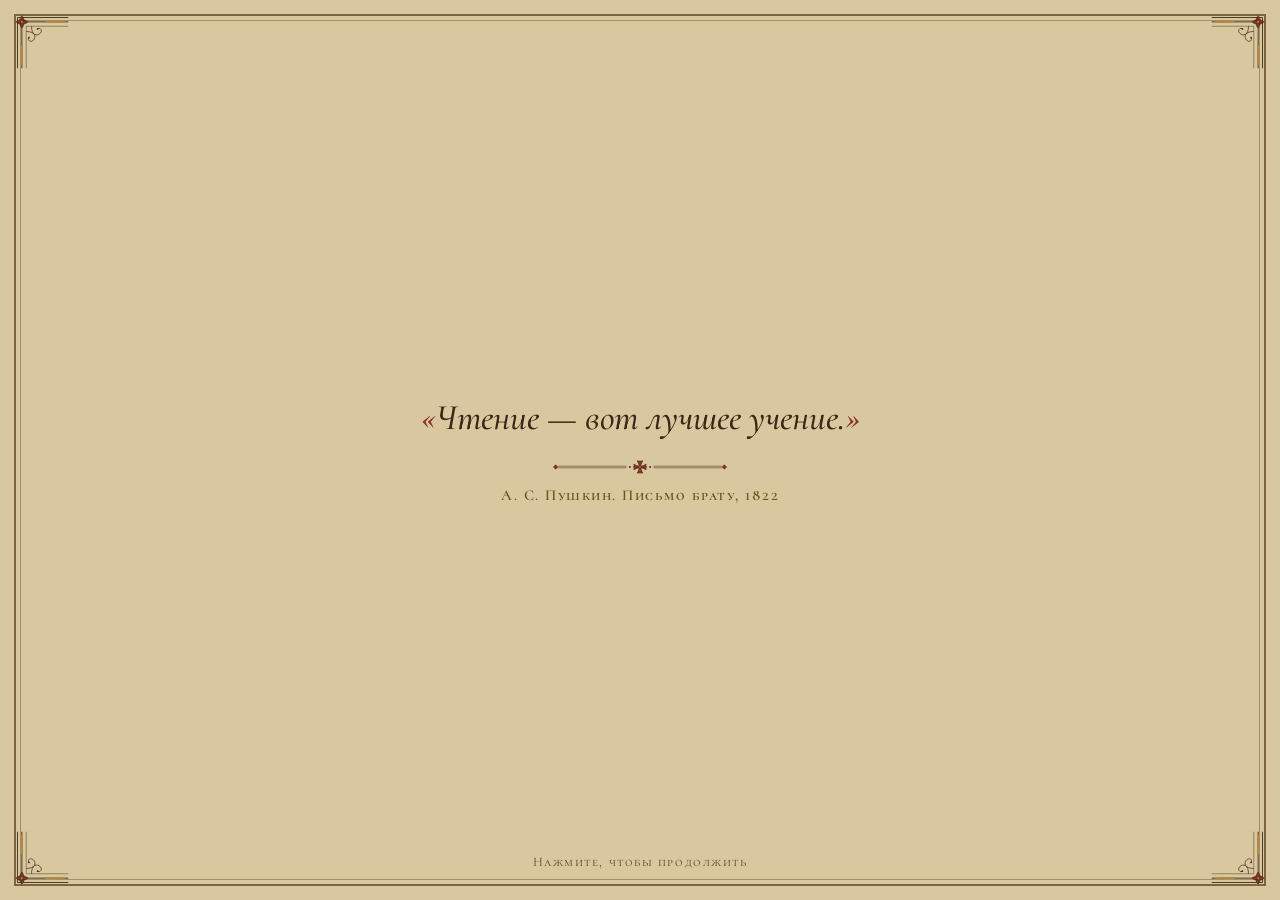
<file: reader/index.html>
<!doctype html><html lang="ru"><head><meta charset=utf8><meta name=viewport content="width=device-width,initial-scale=1,viewport-fit=cover"><style>:root{color-scheme:light;box-sizing:border-box;padding-top:env(safe-area-inset-top,0px);padding-bottom:env(safe-area-inset-bottom,0px)}html{scroll-padding-top:env(safe-area-inset-top,0px)}body{margin:0;padding:0;font:14px -apple-system,BlinkMacSystemFont,sans-serif;background:#fff;color:#000}img{max-width:100%}[hidden]:not([hidden=until-found i]){display:none!important}</style>
<title>Беседы о русской культуре · ИРЛ</title>
<meta name="theme-color" content="#382819">
<meta name="description" content="Электронная литературная библиотека с заметками, закладками и чтением офлайн.">
<meta name="apple-mobile-web-app-capable" content="yes">
<meta name="apple-mobile-web-app-status-bar-style" content="default">
<meta name="apple-mobile-web-app-title" content="ИРЛ">
<meta name="application-name" content="ИРЛ">
<link rel="manifest" href="../manifest.webmanifest">
<link rel="icon" type="image/png" sizes="192x192" href="../icons/icon-192.png">
<link rel="apple-touch-icon" href="../icons/icon-192.png">
<link rel="stylesheet" href="../pwa.css">
</head><body>
<link rel="preconnect" href="https://fonts.googleapis.com">
<link rel="preconnect" href="https://fonts.gstatic.com" crossorigin>
<link rel="stylesheet" href="https://fonts.googleapis.com/css2?family=Cormorant+Garamond:ital,wght@0,500;0,600;1,400;1,500&family=Cormorant+SC:wght@500;600&family=Old+Standard+TT:ital,wght@0,400;0,700;1,400&family=Literata:ital,opsz,wght@0,7..72,400;1,7..72,400&display=swap">
<style>:root{--orn-divider-cross:url("[data-uri]");--orn-divider-cross-d:url("[data-uri]");--orn-divider-laurel:url("[data-uri]");--orn-divider-laurel-d:url("[data-uri]");--orn-corner:url("[data-uri]");--orn-corner-d:url("../gb/corner-dark.svg");}.emb-book{background-image:url("../gb/book.svg")}.emb-key{background-image:url("../gb/key.svg")}.emb-quill{background-image:url("[data-uri]")}.emb-compass-star{background-image:url("[data-uri]")}.emb-candle{background-image:url("../gb/candle.svg")}:root{--orn-divider-harlequin:url("[data-uri]");--orn-divider-harlequin-d:url("[data-uri]");--harl-gules:url("[data-uri]");--harl-azure:url("[data-uri]")}</style>
<style>
/* Layout: a home shelf of four books, a notes desk, and a paginated reader
   (one page on phones, a two-page spread on wide screens). Each book carries
   its own cover colour; the UI chrome stays quiet and neutral. */
:root {
  --desk: #E7E3E9;
  --leaf: #FBFAFC;
  --paper: #F3F0F4;
  --ink: #231B27;
  --ink2: #5B4E61;
  --mute: #857A8A;
  --rule: #DAD2DE;
  --pop: #FFFFFF;
  --shadow: rgba(46, 24, 52, .14);
  --scrim: rgba(15, 8, 18, .32);
  --ok: #2F6B48;

  /* per-book accents (text use) and cover colours (deep, same in both themes) */
  --acc-phedre: #7A2C69;  --accs-phedre: #F1E2EC;  --cov-phedre: #5E1F51;
  --acc-tartuffe: #2E6B45; --accs-tartuffe: #E1EFE5; --cov-tartuffe: #24503A;
  --acc-robinson: #1C6072; --accs-robinson: #DDEDF1; --cov-robinson: #1C4F5E;
  --acc-werther: #2D5197;  --accs-werther: #E2E9F6;  --cov-werther: #263F73;
  --acc-paradise: #8C3A17; --accs-paradise: #F5E6DC; --cov-paradise: #6A2A10;
  --acc-peterburg: #7A5A0E; --accs-peterburg: #F4ECD5; --cov-peterburg: #8A6A12;
  --cov-fg: #FBF6EC;
  --werther-yellow: #E3B94A;

  --accent: var(--acc-phedre);
  --accent-soft: var(--accs-phedre);
  --hl: rgba(227, 185, 74, .38);
  --sr: rgba(70, 140, 200, .24); --sr-cur: rgba(70, 140, 200, .5);

  --f-disp: "Forum", "Cormorant Garamond", "Times New Roman", serif;
  --f-body: "Literata", "PT Serif", Georgia, "Times New Roman", serif;
  --f-ui: "Golos Text", "PT Sans", system-ui, -apple-system, "Segoe UI", sans-serif;
  --fs: 18px;
  --meander: url("data:image/svg+xml,%3Csvg xmlns='http://www.w3.org/2000/svg' viewBox='0 0 10 10'%3E%3Cpath d='M.6 9.4V.6H6.6V5.6H3.4V9.4H10' fill='none' stroke='black' stroke-width='1.2'/%3E%3C/svg%3E");
  --rulemask: url("data:image/svg+xml,%3Csvg xmlns='http://www.w3.org/2000/svg' viewBox='0 0 100 10' preserveAspectRatio='none'%3E%3Cpath d='M0 5H41M59 5H100' stroke='black' stroke-width='1.1'/%3E%3Cpath d='M50 1L54.5 5L50 9L45.5 5Z' fill='black'/%3E%3C/svg%3E");
}
@media (prefers-color-scheme: dark) {
  :root:not([data-theme="light"]) {
    --desk: #0F0D11; --leaf: #1A171D; --paper: #151217; --ink: #E9E3EB; --ink2: #C3B7C7; --mute: #8F8494;
    --rule: #332C37; --pop: #241F27; --shadow: rgba(0,0,0,.55); --scrim: rgba(0,0,0,.55); --ok: #8FD1A4;
    --acc-phedre: #D9A0CF; --accs-phedre: #3B2537;
    --acc-tartuffe: #8FD1A4; --accs-tartuffe: #213A2B;
    --acc-robinson: #86C9DA; --accs-robinson: #1E3740;
    --acc-werther: #A3BCEE; --accs-werther: #222F4A;
    --acc-paradise: #E8A57F; --accs-paradise: #40261B;
    --acc-peterburg: #E2C36A; --accs-peterburg: #3A311C;
    --hl: rgba(227, 185, 74, .28);
  --sr: rgba(86, 160, 214, .30); --sr-cur: rgba(86, 160, 214, .62);
    color-scheme: dark;
  }
}
:root[data-theme="dark"] {
  --desk: #0F0D11; --leaf: #1A171D; --paper: #151217; --ink: #E9E3EB; --ink2: #C3B7C7; --mute: #8F8494;
  --rule: #332C37; --pop: #241F27; --shadow: rgba(0,0,0,.55); --scrim: rgba(0,0,0,.55); --ok: #8FD1A4;
  --acc-phedre: #D9A0CF; --accs-phedre: #3B2537;
  --acc-tartuffe: #8FD1A4; --accs-tartuffe: #213A2B;
  --acc-robinson: #86C9DA; --accs-robinson: #1E3740;
  --acc-werther: #A3BCEE; --accs-werther: #222F4A;
  --acc-paradise: #E8A57F; --accs-paradise: #40261B;
  --acc-peterburg: #E2C36A; --accs-peterburg: #3A311C;
  --hl: rgba(227, 185, 74, .28);
  --sr: rgba(86, 160, 214, .30); --sr-cur: rgba(86, 160, 214, .62);
  color-scheme: dark;
}
[data-book="phedre"] { --accent: var(--acc-phedre); --accent-soft: var(--accs-phedre); --cov: var(--cov-phedre); }
[data-book="tartuffe"] { --accent: var(--acc-tartuffe); --accent-soft: var(--accs-tartuffe); --cov: var(--cov-tartuffe); }
[data-book="robinson"] { --accent: var(--acc-robinson); --accent-soft: var(--accs-robinson); --cov: var(--cov-robinson); }
[data-book="werther"] { --accent: var(--acc-werther); --accent-soft: var(--accs-werther); --cov: var(--cov-werther); }
[data-book="paradise"] { --accent: var(--acc-paradise); --accent-soft: var(--accs-paradise); --cov: var(--cov-paradise); }
[data-book="peterburg"] { --accent: var(--acc-peterburg); --accent-soft: var(--accs-peterburg); --cov: var(--cov-peterburg); }

html, body { height: 100%; }
body { background: var(--desk); color: var(--ink); font-family: var(--f-ui); -webkit-text-size-adjust: 100%; overflow: hidden; }
::selection { background: var(--hl); color: var(--ink); }
button, input, textarea, select { font: inherit; color: inherit; }
:focus-visible { outline: 2px solid var(--accent); outline-offset: 2px; border-radius: 4px; }
.view { height: 100%; }
.view[hidden] { display: none !important; }

/* ---------------- shared controls ---------------- */
.ib {
  display: inline-flex; align-items: center; justify-content: center; gap: 6px;
  height: 36px; min-width: 36px; padding: 0 10px; border: 0; border-radius: 8px;
  background: transparent; cursor: pointer; color: var(--ink2); white-space: nowrap; font-size: 14px;
}
.ib:hover { background: var(--accent-soft); color: var(--ink); }
.ib:disabled { opacity: .35; cursor: default; background: transparent; }
.ib svg { width: 18px; height: 18px; flex: none; }
.btn {
  display: inline-flex; align-items: center; gap: 6px; font-family: var(--f-ui); font-size: 14px;
  padding: 9px 16px; border-radius: 999px; cursor: pointer; border: 1px solid var(--accent);
  background: var(--accent); color: var(--leaf); text-decoration: none; white-space: nowrap;
}
.btn.ghost { background: transparent; color: var(--accent); }
.btn.quiet { border-color: var(--rule); background: transparent; color: var(--ink2); }
.btn:hover { filter: brightness(1.07); }
.btn.danger { border-color: #B3412E; background: #B3412E; color: #fff; }
.bar-progress { height: 4px; border-radius: 4px; background: var(--rule); overflow: hidden; }
.bar-progress > i { display: block; height: 100%; background: var(--accent); border-radius: 4px; }

/* ---------------- home ---------------- */
.scroll { height: 100%; overflow-y: auto; -webkit-overflow-scrolling: touch; }
.wrap { max-width: 1080px; margin: 0 auto; padding-inline: 20px; padding-block: 18px 48px; box-sizing: border-box; }
.top-nav { display: flex; align-items: center; justify-content: space-between; gap: 12px; flex-wrap: wrap; padding-bottom: 14px; border-bottom: 1px solid var(--rule); }
.brand { display: flex; align-items: baseline; gap: 12px; min-width: 0; }
.brand h1 { margin: 0; font-family: var(--f-disp); font-weight: 400; font-size: 30px; letter-spacing: .22em; text-transform: uppercase; color: var(--ink); }
.brand .sub { font-size: 13px; color: var(--mute); }
.tabs { display: flex; gap: 4px; background: var(--paper); border: 1px solid var(--rule); border-radius: 999px; padding: 3px; }
.tab { border: 0; background: transparent; padding: 7px 14px; border-radius: 999px; cursor: pointer; font-size: 14px; color: var(--ink2); display: inline-flex; gap: 6px; align-items: center; }
.tab.on { background: var(--leaf); color: var(--ink); box-shadow: 0 1px 3px var(--shadow); }
.tab .cnt { font-variant-numeric: tabular-nums; font-size: 12px; color: var(--mute); }

.cont {
  margin-top: 22px; display: grid; grid-template-columns: auto 1fr auto; gap: 18px; align-items: center;
  background: var(--leaf); border: 1px solid var(--rule); border-radius: 12px; padding: 16px 18px;
}
.cont .mini { width: 46px; height: 66px; border-radius: 3px 6px 6px 3px; background: var(--cov); color: var(--cov-fg);
  display: flex; align-items: center; justify-content: center; font-family: var(--f-disp); font-size: 20px; box-shadow: inset 4px 0 0 rgba(0,0,0,.18); }
.cont .k { font-size: 12px; letter-spacing: .1em; text-transform: uppercase; color: var(--mute); }
.cont .t { font-family: var(--f-disp); font-size: 22px; letter-spacing: .06em; margin-top: 2px; }
.cont .w { font-size: 13px; color: var(--ink2); margin-top: 4px; }
.cont .bar-progress { margin-top: 8px; max-width: 380px; }
.cont > div { min-width: 0; }

.sec-h { display: flex; align-items: baseline; justify-content: space-between; gap: 12px; margin: 30px 0 12px; }
.sec-h h2 { margin: 0; font-family: var(--f-disp); font-weight: 400; font-size: 18px; letter-spacing: .18em; text-transform: uppercase; }
.sec-h span { font-size: 13px; color: var(--mute); }
.shelf { display: grid; grid-template-columns: repeat(auto-fill, minmax(230px, 1fr)); gap: 18px; }
.book {
  display: flex; flex-direction: column; background: var(--leaf); border: 1px solid var(--rule); border-radius: 12px;
  overflow: hidden; cursor: pointer; text-align: left; padding: 0; color: inherit;
  transition: transform .18s ease, box-shadow .18s ease;
}
.book:hover { transform: translateY(-2px); box-shadow: 0 14px 30px -18px var(--shadow); }
@media (prefers-reduced-motion: reduce) { .book { transition: none; } .book:hover { transform: none; } }
.cover {
  position: relative; aspect-ratio: 3 / 3.4; background: var(--cov); color: var(--cov-fg);
  display: flex; flex-direction: column; align-items: center; justify-content: space-between; text-align: center;
  padding: 22px 16px 16px; box-sizing: border-box; box-shadow: inset 10px 0 0 rgba(0,0,0,.14);
}
.cover::after { content: ""; position: absolute; inset: 9px 9px 9px 19px; border: 1px solid rgba(251,246,236,.35); pointer-events: none; }
.cover .a { font-family: var(--f-disp); font-size: 13px; letter-spacing: .28em; text-transform: uppercase; opacity: .85; }
.cover .ti { font-family: var(--f-disp); font-size: 27px; line-height: 1.12; letter-spacing: .08em; text-transform: uppercase; text-wrap: balance; }
.cover .ti small { display: block; font-size: 13px; letter-spacing: .14em; margin-top: 6px; opacity: .85; text-transform: none; font-family: var(--f-body); font-style: italic; }
.cover .y { font-family: var(--f-body); font-size: 13px; font-style: italic; opacity: .85; }
.cover .orn-c { width: 92px; height: 8px; margin-inline: auto; background: var(--cov-fg); opacity: .7; }
.cover .orn-c.meander { -webkit-mask: var(--meander) left center / auto 100% repeat-x; mask: var(--meander) left center / auto 100% repeat-x; }
.cover .orn-c.rule { height: 7px; -webkit-mask: var(--rulemask) center / 100% 100% no-repeat; mask: var(--rulemask) center / 100% 100% no-repeat; }
.cover .orn-c.coat { background: linear-gradient(90deg, transparent 0 30%, var(--werther-yellow) 30% 70%, transparent 70%); height: 3px; opacity: 1; }
.binfo { padding: 12px 14px 14px; display: flex; flex-direction: column; gap: 6px; }
.binfo .tr { font-size: 12.5px; color: var(--mute); }
.binfo .st { display: flex; justify-content: space-between; font-size: 12.5px; color: var(--ink2); gap: 8px; }
.binfo .st b { font-weight: 500; font-variant-numeric: tabular-nums; color: var(--ink); }
.binfo .where { font-size: 12.5px; color: var(--ink2); white-space: nowrap; overflow: hidden; text-overflow: ellipsis; }
.done-mark { color: var(--ok); font-weight: 500; }
.foot-note { margin-top: 34px; font-size: 12.5px; color: var(--mute); line-height: 1.6; max-width: 62em; }
.sync { display: inline-flex; align-items: center; gap: 6px; }
.sync::before { content: ""; width: 7px; height: 7px; border-radius: 50%; background: var(--mute); }
.sync.on::before { background: var(--ok); }

/* ---------------- notes page ---------------- */
.ntools { display: flex; flex-wrap: wrap; gap: 10px; align-items: center; margin: 18px 0 8px; }
.chips { display: flex; flex-wrap: wrap; gap: 6px; }
.chip { border: 1px solid var(--rule); background: var(--leaf); border-radius: 999px; padding: 6px 12px; font-size: 13px; cursor: pointer; color: var(--ink2); display: inline-flex; gap: 6px; align-items: center; }
.chip i { width: 9px; height: 9px; border-radius: 50%; background: var(--cov, var(--mute)); display: inline-block; }
.chip.on { border-color: var(--ink2); color: var(--ink); background: var(--paper); }
.chip .cnt { font-size: 12px; color: var(--mute); font-variant-numeric: tabular-nums; }
.search { flex: 1; min-width: 180px; max-width: 320px; border: 1px solid var(--rule); background: var(--leaf); border-radius: 999px; padding: 8px 14px; font-size: 14px; }
.nactions { display: flex; gap: 8px; flex-wrap: wrap; margin-left: auto; }
.newnote { margin-top: 12px; background: var(--leaf); border: 1px solid var(--rule); border-radius: 12px; padding: 14px; display: flex; flex-direction: column; gap: 10px; }
.newnote .row { display: flex; gap: 10px; flex-wrap: wrap; align-items: center; }
.newnote select { border: 1px solid var(--rule); background: var(--paper); border-radius: 8px; padding: 7px 10px; }
textarea.ta { width: 100%; box-sizing: border-box; min-height: 110px; resize: vertical; border: 1px solid var(--rule); background: var(--paper); border-radius: 8px; padding: 10px 12px; font-family: var(--f-body); font-size: 15px; line-height: 1.5; }
.ngroup { margin-top: 26px; }
.ngroup h3 { display: flex; align-items: center; gap: 10px; margin: 0 0 10px; font-family: var(--f-disp); font-weight: 400; font-size: 17px; letter-spacing: .14em; text-transform: uppercase; }
.ngroup h3 i { width: 12px; height: 16px; border-radius: 2px; background: var(--cov); display: inline-block; }
.nlist { display: grid; gap: 10px; }
.ncard { background: var(--leaf); border: 1px solid var(--rule); border-radius: 10px; padding: 12px 14px; display: flex; flex-direction: column; gap: 8px; min-width: 0; }
.ncard .meta { display: flex; justify-content: space-between; gap: 10px; font-size: 12.5px; color: var(--mute); flex-wrap: wrap; }
.ncard .meta b { color: var(--accent); font-weight: 500; }
.ncard blockquote { margin: 0; font-family: var(--f-body); font-style: italic; color: var(--ink2); font-size: 15px; line-height: 1.5; overflow-wrap: anywhere; }
.ncard .txt { font-family: var(--f-body); font-size: 15.5px; line-height: 1.55; white-space: pre-wrap; overflow-wrap: anywhere; }
.ncard .txt:empty { display: none; }
.ncard .acts { display: flex; gap: 6px; flex-wrap: wrap; }
.ncard .acts .ib { height: 30px; font-size: 13px; padding: 0 8px; }
.ncard .confirm { display: flex; gap: 8px; align-items: center; font-size: 13px; color: var(--ink2); }
.empty { margin-top: 30px; padding: 26px; border: 1px dashed var(--rule); border-radius: 12px; color: var(--ink2); line-height: 1.6; text-align: center; }
.toast { position: fixed; left: 50%; bottom: calc(76px + env(safe-area-inset-bottom, 0px)); transform: translateX(-50%); z-index: 60; background: var(--ink); color: var(--leaf); padding: 9px 16px; border-radius: 999px; font-size: 13.5px; box-shadow: 0 10px 24px -10px var(--shadow); }

/* ---------------- reader ---------------- */
#reader { display: grid; grid-template-rows: auto 1fr auto; font-size: var(--fs); }
.rbar { display: flex; align-items: center; gap: 4px; padding-inline: 8px; font-size: 14px; color: var(--ink2); min-width: 0; }
.rbar.top { height: 48px; }
.rbar.bottom { height: 52px; padding-bottom: env(safe-area-inset-bottom, 0px); box-sizing: content-box; gap: 8px; padding-inline: 12px; }
.rtitle { flex: 1; min-width: 0; text-align: center; font-family: var(--f-disp); font-size: 16px; letter-spacing: .16em; text-transform: uppercase; color: var(--ink); white-space: nowrap; overflow: hidden; text-overflow: ellipsis; }
.aa { font-family: var(--f-body); font-size: 17px; }
.aa small { font-size: 12px; }
#pg-range { flex: 1; min-width: 60px; accent-color: var(--accent); cursor: pointer; }
#status { font-variant-numeric: tabular-nums; min-width: 7.5em; text-align: center; font-size: 12.5px; color: var(--mute); }
#stage { position: relative; min-height: 0; overflow: hidden; touch-action: pan-y; }
#book { height: 100%; display: grid; justify-content: center; align-content: center; grid-template-columns: repeat(var(--cols, 1), var(--pw, 600px)); grid-auto-rows: var(--ph, 600px); }
.loading { position: absolute; inset: 0; display: flex; align-items: center; justify-content: center; color: var(--mute); font-size: 14px; }
.page {
  box-sizing: border-box; width: var(--pw); height: var(--ph); background: var(--leaf);
  display: flex; flex-direction: column; padding: 26px 40px 14px; position: relative; overflow: hidden;
  box-shadow: 0 1px 2px var(--shadow), 0 10px 30px -12px var(--shadow); border-radius: 3px;
}
.spread .page.verso { border-radius: 3px 0 0 3px; box-shadow: inset -18px 0 22px -20px var(--shadow), 0 1px 2px var(--shadow), 0 10px 30px -12px var(--shadow); }
.spread .page.recto { border-radius: 0 3px 3px 0; box-shadow: inset 18px 0 22px -20px var(--shadow), 0 1px 2px var(--shadow), 0 10px 30px -12px var(--shadow); }
.phone .page { padding: 14px 18px 8px; border-radius: 0; box-shadow: none; }
.pg-head { flex: none; height: 1.9em; font-size: 12px; font-family: var(--f-ui); letter-spacing: .08em; text-transform: uppercase; color: var(--mute); text-align: center; white-space: nowrap; overflow: hidden; text-overflow: ellipsis; position: relative; }
.pg-flag { position: absolute; right: 0; top: -2px; border: 0; background: transparent; color: var(--accent); cursor: pointer; font-size: 13px; padding: 0 2px; }
.pg-foot { flex: none; height: 1.8em; display: flex; align-items: flex-end; justify-content: center; font-size: 12px; color: var(--mute); font-variant-numeric: tabular-nums; }
.pg-body, #measure { font-family: var(--f-body); font-size: var(--fs); line-height: 1.5; font-optical-sizing: auto; color: var(--ink); hyphens: manual; overflow-wrap: break-word; }
.pg-body { flex: 1; min-height: 0; overflow: visible; }
#measure { position: absolute; left: -20000px; top: 0; visibility: hidden; height: auto; pointer-events: none; }
@keyframes in-next { from { opacity: .15; transform: translateX(14px); } to { opacity: 1; transform: none; } }
@keyframes in-prev { from { opacity: .15; transform: translateX(-14px); } to { opacity: 1; transform: none; } }
.page.in-next { animation: in-next .2s ease-out; }
.page.in-prev { animation: in-prev .2s ease-out; }
@media (prefers-reduced-motion: reduce) { .page.in-next, .page.in-prev { animation: none; } }
.side { position: absolute; top: 50%; transform: translateY(-50%); z-index: 2; width: 40px; height: 64px; border: 0; border-radius: 8px; background: transparent; color: var(--mute); cursor: pointer; display: flex; align-items: center; justify-content: center; }
.side:hover { color: var(--ink); background: var(--accent-soft); }
.side:disabled { opacity: 0; pointer-events: none; }
.side svg { width: 22px; height: 22px; }
#side-prev { left: 10px; } #side-next { right: 10px; }
.phone .side { display: none; }
.phone .lbl-wide { display: none; }

/* text blocks */
.v { padding-left: max(1.3em, calc((100% - 25em) / 2 + 1.3em)); text-indent: -1.3em; }
.phone .v { padding-left: 1.1em; text-indent: -1.1em; }
.v.g { padding-top: .75em; }
.p.arg { font-size: .9em; line-height: 1.5; color: var(--ink2); text-indent: 0; padding-bottom: 1.2em; }
.sp { padding-top: .85em; padding-bottom: .1em; text-align: center; font-family: var(--f-disp); font-size: .86em; letter-spacing: .2em; text-transform: uppercase; color: var(--ink2); text-indent: .2em; }
.dir { text-align: center; font-style: italic; color: var(--ink2); font-size: .92em; padding-bottom: .1em; }
.sd { margin: 0; padding-top: .5em; padding-bottom: .3em; font-style: italic; color: var(--ink2); font-size: .92em; text-align: center; padding-inline: 1em; }
.scene { padding-top: 1.7em; text-align: center; font-family: var(--f-disp); font-size: .98em; letter-spacing: .2em; text-transform: uppercase; color: var(--ink); }
.cast { text-align: center; font-style: italic; color: var(--ink2); font-size: .92em; padding-bottom: .35em; }
.act { text-align: center; padding-top: 2.6em; padding-bottom: .4em; }
.act-n { font-family: var(--f-disp); font-size: 3.1em; line-height: 1.1; color: var(--accent); letter-spacing: .06em; }
.act-t { font-family: var(--f-disp); font-size: 1.05em; letter-spacing: .24em; text-transform: uppercase; padding-top: .2em; }
.meander, .orn { height: .62em; width: 8.68em; margin-inline: auto; margin-top: .7em; background: var(--accent); opacity: .85; }
.meander { -webkit-mask: var(--meander) left center / auto 100% repeat-x; mask: var(--meander) left center / auto 100% repeat-x; }
.orn { height: .5em; width: 7em; -webkit-mask: var(--rulemask) center / 100% 100% no-repeat; mask: var(--rulemask) center / 100% 100% no-repeat; }
.h1 { text-align: center; padding-top: 1.4em; padding-bottom: 1.1em; }
.h1 h2 { margin: 0; font-family: var(--f-disp); font-weight: 400; font-size: 1.45em; line-height: 1.25; letter-spacing: .12em; text-transform: uppercase; text-wrap: balance; }
.h2 { padding-top: 1.6em; padding-bottom: .7em; text-align: center; font-family: var(--f-disp); font-size: 1.05em; letter-spacing: .2em; text-transform: uppercase; }
.h3 { padding-top: 1.1em; padding-bottom: .4em; text-align: center; font-family: var(--f-disp); font-size: .95em; letter-spacing: .22em; text-transform: uppercase; color: var(--ink2); }
.jd { font-style: italic; color: var(--accent); }
.date { padding-top: .9em; font-style: italic; color: var(--accent); text-align: right; padding-right: .2em; }
.p { margin: 0; text-indent: 1.5em; text-align: justify; }
.p.gap { padding-top: .9em; }
.p.cnt, .ne.cnt, .lead.cnt { text-indent: 0; }
.p.brk { text-align-last: justify; }
.phone .p { text-align: left; }
.phone .p.brk { text-align-last: auto; }
.lead { margin: 0; padding-bottom: .9em; font-style: italic; text-align: center; color: var(--ink2); }
.vq { padding-left: 3em; font-style: italic; color: var(--ink2); font-size: .95em; }
.sep { text-align: center; color: var(--mute); letter-spacing: .6em; padding-block: .5em; }
.person { padding-left: 1.4em; text-indent: -1.4em; padding-bottom: .3em; }
.pn { font-variant: small-caps; letter-spacing: .06em; font-weight: 500; }
.place { padding-top: 1em; font-style: italic; color: var(--ink2); text-align: center; }
.ne { margin: 0; padding-left: 2em; text-indent: -2em; padding-bottom: .55em; font-size: .9em; text-align: left; }
.ne-n { display: inline-block; vertical-align: top; width: 2em; text-indent: 0; font-family: var(--f-ui); font-weight: 600; font-size: .85em; color: var(--accent); }
.ne-l { color: var(--ink2); }
.ne-go, .ne-go:visited { display: inline-block; vertical-align: top; min-width: 3.6em; text-indent: 0; font-family: var(--f-ui); font-size: .8em; color: var(--accent); text-decoration: none; white-space: nowrap; }
.ne-go:hover { text-decoration: underline; }
.vq-in { padding-left: 2em; font-style: italic; }
.ed { margin: 0; padding-bottom: .4em; font-size: .82em; color: var(--mute); text-align: left; }
.fig { margin: 0; padding-block: .6em; text-align: center; }
.fig img { display: block; margin: 0 auto; border-radius: 2px; background: #fff; box-shadow: 0 0 0 1px var(--rule); }
.fig figcaption { font-size: .78em; line-height: 1.4; color: var(--mute); padding-top: .55em; font-style: italic; text-wrap: balance; }
.book-table { padding-block: .6em; max-width: 100%; }
.book-table table { width: 100%; table-layout: fixed; border-collapse: collapse; font-size: .82em; line-height: 1.35; }
.book-table td, .book-table th { border: 1px solid var(--rule); padding: .4em .35em; overflow-wrap: anywhere; vertical-align: middle; }
.book-table td { text-align: center; }
.book-table .myth-label { position: relative; width: 12%; border: 0; padding-left: 0; font-size: .85em; }
.book-table .myth-void { border: 0; }
.book-table:has(.myth-void) { position: relative; padding-left: 18%; box-sizing: border-box; }
.myth-language, .myth-system { position: absolute; left: 0; width: 17%; display: flex; align-items: center; justify-content: flex-end; font-size: .65em; }
.myth-language { top: 0; height: 67%; }
.myth-system { top: 33%; height: 67%; }
.myth-language span, .myth-system span { font: 4em/1 Georgia,serif; transform: scaleY(1.6); }
.myth-brace { position: absolute; right: 0; top: 0; height: 100%; font-size: 3em; line-height: 1; font-family: serif; }
.pg-body > .first:not(.act):not(.h1) { padding-top: 0; }

a.nr { position: relative; top: -.55em; line-height: 0; vertical-align: baseline; font-family: var(--f-ui); font-size: .6em; font-weight: 600; font-style: normal; color: var(--accent); text-decoration: none; padding: 0 .14em; margin-left: .05em; border-radius: 3px; text-indent: 0; letter-spacing: 0; cursor: pointer; }
a.nr::before { content: ""; position: absolute; inset: -12px -7px; }
a.nr:hover, a.nr.on { background: var(--accent-soft); }
a.nr.flash { animation: flash 1.8s ease-out; }
@keyframes flash { 0%, 40% { background: var(--accent); color: var(--leaf); } 100% { background: transparent; } }
.scene a.nr { font-size: .55em; }
mark.hl { background: var(--hl); color: inherit; border-radius: 2px; cursor: pointer; box-decoration-break: clone; -webkit-box-decoration-break: clone; }
mark.hl.on { outline: 2px solid var(--accent); outline-offset: 0; }

/* title page */
.titlepage { height: 100%; display: flex; flex-direction: column; align-items: center; justify-content: space-between; text-align: center; padding-block: 4% 2%; box-sizing: border-box; gap: 12px; }
.tp-top, .tp-mid { display: flex; flex-direction: column; align-items: center; gap: .35em; }
.tp-author { font-family: var(--f-disp); letter-spacing: .32em; text-transform: uppercase; font-size: .95em; color: var(--ink2); text-indent: .32em; }
.tp-title { font-family: var(--f-disp); font-size: clamp(2.1em, 9vw, 3.6em); line-height: 1.05; letter-spacing: .1em; text-indent: .1em; color: var(--accent); margin-top: .25em; text-transform: uppercase; text-wrap: balance; }
.tp-title.long { font-size: clamp(1.7em, 7vw, 2.6em); }
.tp-sub { font-style: italic; color: var(--ink2); font-size: .95em; }
.tp-actions { display: flex; gap: 10px; flex-wrap: wrap; justify-content: center; margin-top: .6em; }
.tp-ed { font-family: var(--f-ui); font-size: 12px; line-height: 1.5; color: var(--mute); max-width: 30em; }
.tp-hint { font-family: var(--f-ui); font-size: 12px; color: var(--mute); line-height: 1.5; }
.tp-hint b { color: var(--accent); font-weight: 600; }

/* popover, drawers, editor */
#pop { position: fixed; z-index: 30; box-sizing: border-box; width: min(26rem, calc(100vw - 24px)); max-height: min(60vh, 28rem); overflow: auto; background: var(--pop); color: var(--ink); border: 1px solid var(--rule); border-radius: 8px; box-shadow: 0 18px 40px -16px var(--shadow), 0 2px 6px var(--shadow); padding: 12px 16px 14px; font-family: var(--f-body); font-size: 15.5px; line-height: 1.5; }
#pop.sheet { left: 0 !important; right: 0; bottom: 0; top: auto !important; width: 100%; max-height: 55%; border-radius: 14px 14px 0 0; border-width: 1px 0 0; padding-bottom: calc(16px + env(safe-area-inset-bottom, 0px)); }
.pop-h { display: flex; align-items: center; justify-content: space-between; gap: 8px; margin-bottom: 4px; }
.pop-k { font-family: var(--f-ui); font-size: 12px; font-weight: 600; letter-spacing: .1em; text-transform: uppercase; color: var(--accent); }
.pop-x { border: 0; background: transparent; cursor: pointer; font-size: 22px; line-height: 1; color: var(--mute); width: 32px; height: 32px; border-radius: 6px; margin: -6px -8px -6px 0; }
.pop-x:hover { background: var(--accent-soft); color: var(--ink); }
.pop-l { margin: 0 0 .35em; font-style: italic; color: var(--ink2); }
.pop-b { margin: 0; overflow-wrap: anywhere; }
.pop-b.user { white-space: pre-wrap; }
.pop-acts { display: flex; gap: 6px; margin-top: 10px; flex-wrap: wrap; }
.pop-acts .ib { height: 30px; font-size: 13px; border: 1px solid var(--rule); }
a.xref { color: var(--accent); font-weight: 500; text-decoration: underline; text-underline-offset: 2px; cursor: pointer; }

#scrim { position: fixed; inset: 0; z-index: 20; background: var(--scrim); opacity: 0; visibility: hidden; transition: opacity .2s; }
#scrim.open { opacity: 1; visibility: visible; }
.drawer { position: fixed; z-index: 21; top: 0; bottom: 0; width: min(23rem, 88vw); box-sizing: border-box; background: var(--leaf); color: var(--ink); display: flex; flex-direction: column; visibility: hidden; transition: transform .22s ease, visibility .22s; padding-top: env(safe-area-inset-top, 0px); padding-bottom: env(safe-area-inset-bottom, 0px); }
#toc { left: 0; transform: translateX(-105%); box-shadow: 8px 0 30px -12px var(--shadow); }
#bnotes, #chars { right: 0; transform: translateX(105%); box-shadow: -8px 0 30px -12px var(--shadow); }
#srch { right: 0; width: min(27rem, 94vw); transform: translateX(105%); box-shadow: -8px 0 30px -12px var(--shadow); }
#toc.open, #bnotes.open, #chars.open, #srch.open { transform: none; visibility: visible; }
@media (prefers-reduced-motion: reduce) { .drawer, #scrim { transition: none; } }
.dr-h { display: flex; align-items: center; justify-content: space-between; padding: 10px 10px 10px 18px; border-bottom: 1px solid var(--rule); gap: 8px; }
.dr-h span { font-family: var(--f-disp); letter-spacing: .18em; text-transform: uppercase; font-size: 16px; }
.dr-list { overflow: auto; padding: 8px 8px 24px; display: flex; flex-direction: column; }
.toc-i { display: flex; align-items: baseline; gap: 10px; width: 100%; text-align: left; border: 0; background: transparent; padding: 7px 10px; border-radius: 6px; cursor: pointer; color: var(--ink); font-family: var(--f-ui); font-size: 14px; }
.toc-i:hover { background: var(--accent-soft); }
.toc-i.cur { background: var(--accent-soft); box-shadow: inset 3px 0 0 var(--accent); }
.toc-t { flex: 1; min-width: 0; }
.toc-t small { display: block; font-size: 12px; color: var(--mute); margin-top: 1px; }
.toc-p { font-variant-numeric: tabular-nums; color: var(--mute); font-size: 12px; }
.toc-i.l1 { font-family: var(--f-disp); font-size: 15px; letter-spacing: .14em; text-transform: uppercase; margin-top: 10px; }
.toc-i.l2 { padding-left: 24px; }
.toc-i.l0 { font-weight: 500; }
.bn-item { text-align: left; border: 0; background: transparent; padding: 10px; border-radius: 8px; cursor: pointer; display: flex; flex-direction: column; gap: 4px; color: var(--ink); border-bottom: 1px solid var(--rule); }
.bn-item:hover { background: var(--accent-soft); }
.bn-item .m { font-size: 12px; color: var(--mute); }
.bn-item q { font-family: var(--f-body); font-style: italic; color: var(--ink2); font-size: 14px; quotes: "«" "»"; display: -webkit-box; -webkit-line-clamp: 3; -webkit-box-orient: vertical; overflow: hidden; }
.bn-item .x { font-family: var(--f-body); font-size: 14.5px; display: -webkit-box; -webkit-line-clamp: 4; -webkit-box-orient: vertical; overflow: hidden; white-space: pre-wrap; }
.dr-empty { padding: 18px; color: var(--mute); font-size: 14px; line-height: 1.55; }
#aa-panel { position: fixed; z-index: 25; top: 52px; right: 12px; background: var(--pop); border: 1px solid var(--rule); border-radius: 10px; padding: 12px 14px; box-shadow: 0 18px 40px -16px var(--shadow); display: flex; flex-direction: column; gap: 8px; font-size: 13px; color: var(--ink2); }
.aa-row { display: flex; align-items: center; gap: 6px; }
.aa-row .ib { border: 1px solid var(--rule); }
#fs-val { min-width: 3.2em; text-align: center; font-variant-numeric: tabular-nums; color: var(--ink); }
#selbtn { position: fixed; z-index: 28; display: inline-flex; align-items: center; gap: 6px; padding: 8px 14px; border-radius: 999px; border: 0; background: var(--ink); color: var(--leaf); font-size: 14px; cursor: pointer; box-shadow: 0 10px 24px -8px var(--shadow); }
#selbtn svg { width: 16px; height: 16px; }
#editor { position: fixed; z-index: 40; inset: 0; display: flex; align-items: center; justify-content: center; background: var(--scrim); padding: 16px; box-sizing: border-box; }
.ed-card { width: min(34rem, 100%); max-height: 100%; overflow: auto; background: var(--pop); border: 1px solid var(--rule); border-radius: 14px; padding: 16px 18px; display: flex; flex-direction: column; gap: 10px; box-shadow: 0 24px 60px -20px var(--shadow); }
.ed-card h3 { margin: 0; font-family: var(--f-disp); font-weight: 400; letter-spacing: .14em; text-transform: uppercase; font-size: 17px; }
.ed-card .loc { font-size: 12.5px; color: var(--mute); }
.ed-card blockquote { margin: 0; font-family: var(--f-body); font-style: italic; color: var(--ink2); border-left: 2px solid var(--accent); padding-left: 12px; max-height: 9em; overflow: auto; line-height: 1.5; }
.ed-row { display: flex; gap: 8px; justify-content: flex-end; flex-wrap: wrap; }
.ed-row .left { margin-right: auto; }
@media (max-width: 599px) {
  #editor { align-items: flex-end; padding: 0; }
  .ed-card { border-radius: 14px 14px 0 0; padding-bottom: calc(16px + env(safe-area-inset-bottom, 0px)); }
  .cont { grid-template-columns: auto 1fr; }
  .cont .btn { grid-column: 1 / -1; justify-content: center; }
  .brand h1 { font-size: 25px; }
  .shelf { grid-template-columns: repeat(2, minmax(0, 1fr)); gap: 12px; }
  .cover .ti { font-size: 20px; }
  .cover .a { font-size: 11px; letter-spacing: .2em; }
  .binfo { padding: 10px 11px 12px; }
}

/* characters */
.ch { cursor: pointer; text-decoration-line: underline; text-decoration-style: dotted; text-decoration-thickness: 1px; text-underline-offset: .18em;
  text-decoration-color: var(--mute); }
.ch:hover, .ch.on { color: var(--accent); text-decoration-color: var(--accent); }
.sp .ch, .person .ch, .cast .ch { text-decoration-line: none; }
.nonames .ch { text-decoration-line: none; }
.aa-opt { display: flex; gap: 8px; align-items: center; font-size: 13px; color: var(--ink2); cursor: pointer; padding-top: 4px; border-top: 1px solid var(--rule); }
.aa-opt input { accent-color: var(--accent); }
#pop.charpop { width: min(30rem, calc(100vw - 24px)); max-height: min(78vh, 42rem); font-size: 15px; }
#pop.charpop.sheet { max-height: 78%; }
.cp-name { font-family: var(--f-disp); font-size: 24px; letter-spacing: .08em; line-height: 1.15; margin-top: 2px; }
.cp-role { font-family: var(--f-ui); font-size: 13px; color: var(--mute); margin-top: 2px; }
.cp-intro { margin: 8px 0 0; color: var(--ink2); }
.cp-pos { margin-top: 12px; padding-top: 10px; border-top: 1px solid var(--rule); font-family: var(--f-ui); font-size: 12px; letter-spacing: .06em; text-transform: uppercase; color: var(--mute); display: flex; justify-content: space-between; gap: 8px; flex-wrap: wrap; }
.cp-pos b { color: var(--accent); font-weight: 600; }
.cp-now { margin-top: 10px; background: var(--accent-soft); border-radius: 10px; padding: 10px 12px; }
.cp-k { font-family: var(--f-ui); font-size: 11.5px; font-weight: 600; letter-spacing: .1em; text-transform: uppercase; color: var(--accent); display: flex; justify-content: space-between; gap: 8px; }
.cp-t { font-weight: 600; margin-top: 4px; }
.cp-d { margin: 4px 0 0; }
.cp-c { margin: 6px 0 0; font-style: italic; color: var(--ink2); }
.cp-badge { display: inline-block; font-family: var(--f-ui); font-size: 11px; font-weight: 500; letter-spacing: .04em; padding: 1px 7px; border-radius: 999px; border: 1px solid var(--accent); color: var(--accent); margin-left: 6px; vertical-align: 2px; font-style: normal; }
.cp-h { margin: 14px 0 6px; font-family: var(--f-ui); font-size: 11.5px; font-weight: 600; letter-spacing: .1em; text-transform: uppercase; color: var(--mute); }
.cp-tl { list-style: none; margin: 0; padding: 0; display: flex; flex-direction: column; gap: 2px; }
.cp-tl li { display: grid; grid-template-columns: 3.1em 1fr; gap: 8px; padding: 6px 6px; border-radius: 8px; cursor: pointer; align-items: baseline; }
.cp-tl li:hover { background: var(--accent-soft); }
.cp-tl .p { font-family: var(--f-ui); font-size: 12px; color: var(--mute); font-variant-numeric: tabular-nums; text-align: right; }
.cp-tl .x { min-width: 0; }
.cp-tl .x b { font-weight: 600; }
.cp-tl .x span { color: var(--ink2); }
.cp-tl li.fut .p { color: var(--accent); }
.cp-tl li.fut { opacity: .92; }
.cp-tl li.here { box-shadow: inset 2px 0 0 var(--accent); border-radius: 0 8px 8px 0; }
.cp-none { margin: 10px 0 0; color: var(--ink2); }
.cp-more { margin-top: 14px; padding-top: 10px; border-top: 1px solid var(--rule); display: flex; align-items: center; justify-content: space-between; gap: 10px; flex-wrap: wrap; font-family: var(--f-ui); font-size: 13px; color: var(--mute); }
.cp-more .btn { padding: 7px 13px; font-size: 13px; }
.cp-arc { margin-top: 10px; }
.cp-arc p { margin: 4px 0 0; }
.cp-div { display: flex; align-items: center; gap: 8px; font-family: var(--f-ui); font-size: 11.5px; letter-spacing: .08em; text-transform: uppercase; color: var(--accent); margin: 6px 0 2px; }
.cp-div::before, .cp-div::after { content: ""; flex: 1; height: 1px; background: var(--accent); opacity: .35; }
.chl-item { text-align: left; border: 0; background: transparent; padding: 10px; border-radius: 8px; cursor: pointer; display: flex; flex-direction: column; gap: 3px; color: var(--ink); border-bottom: 1px solid var(--rule); }
.chl-item:hover { background: var(--accent-soft); }
.chl-item .n { font-family: var(--f-disp); font-size: 17px; letter-spacing: .06em; display: flex; justify-content: space-between; gap: 8px; align-items: baseline; }
.chl-item .n small { font-family: var(--f-ui); font-size: 11.5px; color: var(--mute); letter-spacing: 0; font-variant-numeric: tabular-nums; }
.chl-item .r { font-size: 12.5px; color: var(--mute); }
.chl-item .s { font-family: var(--f-body); font-size: 14px; color: var(--ink2); }
.chl-item .dots { display: flex; gap: 3px; margin-top: 3px; }
.chl-item .dots i { width: 6px; height: 6px; border-radius: 50%; background: var(--rule); }
.chl-item .dots i.on { background: var(--accent); }
.chl-pos { padding: 10px 12px 4px; font-size: 12px; color: var(--mute); letter-spacing: .06em; text-transform: uppercase; }

/* ---------- Euripides ---------- */
.eur-h { margin-top: 44px; padding-top: 22px; border-top: 1px solid var(--rule); }
.eur-lead { margin: -2px 0 16px; max-width: 60em; color: var(--ink2); font-size: 14.5px; line-height: 1.55; }
.eur-extra { display: grid; grid-template-columns: repeat(auto-fit, minmax(280px, 1fr)); gap: 12px; margin-bottom: 18px; }
.xcard { display: flex; gap: 14px; align-items: flex-start; text-align: left; background: var(--leaf); border: 1px solid var(--rule); border-radius: 12px; padding: 14px 16px; cursor: pointer; color: inherit; font: inherit; transition: transform .18s ease, box-shadow .18s ease; }
.xcard:hover { transform: translateY(-2px); box-shadow: 0 14px 30px -18px var(--shadow); }
.xcard .xi { flex: 0 0 44px; height: 44px; border-radius: 10px; display: grid; place-items: center; background: var(--cov, #3F3A35); color: var(--cov-fg); }
.xcard.gen-card .xi { background: #7A2B22; }
.xcard .xi svg { width: 28px; height: 28px; }
.xcard b { display: block; font-family: var(--f-disp); font-weight: 400; font-size: 17px; letter-spacing: .12em; text-transform: uppercase; margin-bottom: 3px; }
.xcard small { display: block; font-size: 13px; color: var(--ink2); line-height: 1.45; }
.shelf.eur { grid-template-columns: repeat(auto-fill, minmax(168px, 1fr)); gap: 14px; }
.ebook .cover { aspect-ratio: 3 / 3.2; padding: 18px 12px 12px; }
.ebook .cover .a { font-size: 10.5px; letter-spacing: .22em; }
.ebook .cover .ti { font-size: 19px; }
.ebook .cover .ti small { font-size: 11.5px; }
.ebook .cover .y { font-size: 11.5px; }
.ebook .cover .orn-c { width: 70px; height: 6px; }
.ebook .binfo { padding: 10px 12px 12px; gap: 5px; }
.binfo .tr.gr { font-family: var(--f-body); font-style: italic; font-size: 13px; color: var(--ink2); white-space: nowrap; overflow: hidden; text-overflow: ellipsis; }
@media (prefers-reduced-motion: reduce) { .xcard { transition: none; } .xcard:hover { transform: none; } }
@media (max-width: 599px) { .shelf.eur { grid-template-columns: repeat(2, minmax(0, 1fr)); gap: 10px; } .ebook .cover .ti { font-size: 16px; } }

/* verse extras: line numbers, lyric indents, strophe labels */
.v .t[data-ln] { position: relative; }
.v .t[data-ln]::before { content: attr(data-ln); position: absolute; right: calc(100% + 1.9em); top: .3em; font-family: var(--f-ui); font-size: .62em; line-height: 1; color: var(--mute); font-variant-numeric: tabular-nums; text-indent: 0; letter-spacing: 0; }
.phone .v .t[data-ln]::before { display: none; }
.v.l1 .t { margin-left: .9em; } .v.l2 .t { margin-left: 1.8em; } .v.l3 .t { margin-left: 2.7em; } .v.l4 .t { margin-left: 3.6em; }
.phone .v.l1 .t { margin-left: .5em; } .phone .v.l2 .t { margin-left: 1em; } .phone .v.l3 .t { margin-left: 1.5em; } .phone .v.l4 .t { margin-left: 2em; }
.str { padding-top: .6em; padding-bottom: .15em; text-align: center; font-family: var(--f-ui); font-size: .72em; letter-spacing: .16em; text-transform: uppercase; color: var(--accent); }
.person .act-no { font-size: .8em; color: var(--mute); font-family: var(--f-ui); }
.cp-gen { display: inline-flex; align-items: center; gap: 6px; margin: 2px 0 10px; padding: 5px 10px; border: 1px solid var(--rule); border-radius: 999px; background: transparent; color: var(--accent); font: 500 12.5px var(--f-ui); cursor: pointer; }
.cp-gen svg { width: 15px; height: 15px; }

/* genealogy */
.gen-wrap { max-width: 1240px; }
.gen-bar { display: flex; gap: 12px; align-items: center; justify-content: space-between; flex-wrap: wrap; margin: 18px 0 14px; }
.gen-tabs { flex-wrap: wrap; border-radius: 16px; }
.gen-tabs .tab { font-size: 13.5px; padding: 6px 12px; }
.gen-find { position: relative; }
.gen-find .search { width: 220px; }
.gen-sugg { position: absolute; right: 0; top: calc(100% + 4px); z-index: 5; width: 280px; background: var(--pop); border: 1px solid var(--rule); border-radius: 12px; box-shadow: 0 18px 40px -18px var(--shadow); padding: 4px; }
.gen-sugg button { display: block; width: 100%; text-align: left; border: 0; background: transparent; padding: 8px 10px; border-radius: 8px; cursor: pointer; color: var(--ink); font: 14.5px var(--f-body); }
.gen-sugg button:hover { background: var(--accent-soft); }
.gen-sugg small { display: block; font: 12px var(--f-ui); color: var(--mute); }
.gs-none { padding: 8px 10px; color: var(--mute); font-size: 13px; }
.gen-main { display: grid; grid-template-columns: minmax(0, 1fr) 320px; gap: 20px; align-items: start; }
.gen-chart { background: var(--leaf); border: 1px solid var(--rule); border-radius: 14px; padding: 16px 16px 6px; min-width: 0; }
.gen-chart h2 { margin: 0 0 8px; text-align: center; font-family: var(--f-disp); font-weight: 400; font-size: 17px; letter-spacing: .16em; text-transform: uppercase; }
.gen-svg { overflow-x: auto; -webkit-overflow-scrolling: touch; }
.gsvg { display: block; width: 100%; min-width: min(var(--w), 640px); max-width: calc(var(--w) * 1.25); height: auto; margin: 0 auto; }
.gsvg text { font-family: var(--f-body); font-size: 14.5px; fill: var(--ink); }
.gsvg .gs { fill: var(--mute); }
.gsvg .gp { cursor: pointer; transition: fill .15s; }
.gsvg .gp:hover { fill: var(--accent); text-decoration: underline; }
.gsvg .gp.sel { fill: #B5361F; font-weight: 600; }
.gsvg .gp.up { fill: #2C6E9B; }
.gsvg .gp.down { fill: #2E7D4B; }
.gsvg .gp.sp { fill: #9A5A12; }
.gsvg .gl { fill: none; stroke: var(--mute); stroke-width: 1.1; }
.gsvg .gl.dash { stroke-dasharray: 3 3; }
.gsvg .gl.mar { stroke-dasharray: 2 3; stroke: #9A5A12; opacity: .8; }
.gen-legend { display: flex; flex-wrap: wrap; gap: 14px; justify-content: center; font-size: 12.5px; color: var(--ink2); margin-top: 6px; }
.gen-legend .lg { display: inline-block; width: 10px; height: 10px; border-radius: 50%; margin-right: 6px; vertical-align: -1px; }
.lg.sel { background: #B5361F; } .lg.up { background: #2C6E9B; } .lg.down { background: #2E7D4B; } .lg.sp { background: #9A5A12; }
.gen-chart .foot-note { margin: 10px 0 8px; text-align: center; max-width: none; }
.gen-panel { position: sticky; top: 12px; background: var(--leaf); border: 1px solid var(--rule); border-radius: 14px; padding: 16px 18px; font-size: 14px; line-height: 1.5; }
.gp-empty { color: var(--ink2); }
.gp-name { font-family: var(--f-disp); font-size: 26px; letter-spacing: .06em; margin-bottom: 8px; color: #B5361F; }
.gp-rel { display: grid; grid-template-columns: auto 1fr; gap: 4px 12px; margin: 0 0 6px; }
.gp-rel dt { color: var(--mute); font-size: 12.5px; padding-top: 2px; }
.gp-rel dd { margin: 0; }
.gk { border: 0; background: none; padding: 0; color: var(--accent); cursor: pointer; font: inherit; text-decoration: underline; text-decoration-color: color-mix(in srgb, currentColor 35%, transparent); text-underline-offset: 2px; }
.gp-h { margin: 14px 0 6px; font-family: var(--f-ui); font-size: 11.5px; letter-spacing: .12em; text-transform: uppercase; color: var(--mute); }
.gp-plays { display: flex; flex-direction: column; gap: 4px; }
.gplay { display: flex; align-items: center; gap: 8px; border: 1px solid var(--rule); background: var(--paper); border-radius: 9px; padding: 6px 10px; cursor: pointer; color: var(--ink); font: 14px var(--f-body); text-align: left; }
.gplay:hover { border-color: var(--accent); }
.gplay i { width: 8px; height: 8px; border-radius: 50%; background: var(--accent); flex: none; }
.gplay span { flex: 1; }
.gplay small { color: var(--mute); font: 12px var(--f-ui); }
.gp-no { color: var(--mute); margin: 0; font-size: 13px; }
:root[data-theme="dark"] .gsvg .gp.sel, :root[data-theme="dark"] .gp-name { fill: #F08F7A; color: #F08F7A; }
:root[data-theme="dark"] .gsvg .gp.up { fill: #8CC2EA; } :root[data-theme="dark"] .gsvg .gp.down { fill: #8FD3A4; } :root[data-theme="dark"] .gsvg .gp.sp { fill: #E6B36D; }
@media (prefers-color-scheme: dark) {
  :root:not([data-theme="light"]) .gsvg .gp.sel, :root:not([data-theme="light"]) .gp-name { fill: #F08F7A; color: #F08F7A; }
  :root:not([data-theme="light"]) .gsvg .gp.up { fill: #8CC2EA; } :root:not([data-theme="light"]) .gsvg .gp.down { fill: #8FD3A4; } :root:not([data-theme="light"]) .gsvg .gp.sp { fill: #E6B36D; }
  :root:not([data-theme="light"]) .lg.sel { background: #F08F7A; }
}
@media (max-width: 860px) { .gen-main { grid-template-columns: 1fr; } .gen-panel { position: static; } .gen-find .search { width: 100%; } .gen-find { flex: 1 1 100%; } }

/* ---------------- Claude's comments on notes ---------------- */
.cm { margin-top: 10px; display: flex; flex-direction: column; gap: 8px; }
.cm-i { border-left: 3px solid var(--accent); background: var(--accent-soft); border-radius: 0 8px 8px 0; padding: 8px 12px 9px; }
.cm-h { display: flex; justify-content: space-between; gap: 10px; font-family: var(--f-ui); font-size: 11.5px; color: var(--mute); margin-bottom: 3px; }
.cm-who { font-weight: 600; letter-spacing: .1em; text-transform: uppercase; color: var(--accent); }
.cm-t { font-size: 14.5px; line-height: 1.5; color: var(--ink); overflow-wrap: anywhere; }
.cm-t p { margin: 0 0 .45em; }
.cm-t p:last-child { margin-bottom: 0; }
.cm-wait { color: var(--mute); font-style: italic; }
.cm-row { display: flex; gap: 6px; }
.cm-row .ib { height: 30px; font-size: 13px; border: 1px solid var(--rule); padding-inline: 10px; }
.cm-ask { color: var(--accent); }
.cm-i.live .cm-row { margin-top: 6px; }
.ncard .cm { margin-top: 12px; }
.bn-cm { display: block; margin-top: 4px; font-family: var(--f-ui); font-size: 11.5px; font-weight: 600; letter-spacing: .06em; color: var(--accent); }
.bn-cm::before { content: "◆ "; font-size: 9px; vertical-align: 1px; }

/* ---------------- read marks ---------------- */
.bwrap { position: relative; display: flex; min-width: 0; }
.bwrap > .book { flex: 1; min-width: 0; }
.rd-tog { position: absolute; bottom: 12px; right: 12px; width: 34px; height: 34px; border-radius: 50%; display: grid; place-items: center; padding: 0; cursor: pointer;
  border: 1.5px solid var(--rule); background: var(--leaf); color: var(--mute); transition: background .15s ease, color .15s ease, border-color .15s ease; }
.rd-tog svg { width: 18px; height: 18px; }
.rd-tog:hover { border-color: var(--ok); color: var(--ok); }
.rd-tog.on { background: var(--ok); border-color: var(--ok); color: var(--leaf); }
.bwrap .binfo { padding-right: 56px; }
.book.is-read .cover::before { content: ""; position: absolute; inset: 0; background: linear-gradient(160deg, transparent 60%, rgba(0,0,0,.18)); pointer-events: none; }
.done-mark.soft { color: var(--accent); font-weight: 500; }
.aa-read { margin-top: 10px; width: 100%; display: flex; align-items: center; gap: 8px; height: 38px; padding: 0 12px; border-radius: 8px; border: 1px solid var(--rule); background: transparent; color: var(--ink); cursor: pointer; font: inherit; font-size: 14px; }
.aa-read svg { width: 17px; height: 17px; color: var(--mute); flex: none; }
.aa-read.on { border-color: var(--ok); color: var(--ok); }
.aa-read.on svg { color: var(--ok); }
#endbar { position: fixed; left: 50%; transform: translateX(-50%); bottom: calc(64px + env(safe-area-inset-bottom, 0px)); z-index: 25; display: flex; align-items: center; gap: 10px;
  width: min(560px, calc(100vw - 24px)); box-sizing: border-box; padding: 10px 10px 10px 16px; border-radius: 12px; background: var(--pop); border: 1px solid var(--rule);
  box-shadow: 0 14px 34px -14px var(--shadow); font-family: var(--f-ui); font-size: 14px; color: var(--ink); }
#endbar span { flex: 1; min-width: 0; }
#endbar .btn { flex: none; }
#endbar .ib { flex: none; width: 32px; height: 32px; }
#cele { position: fixed; inset: 0; z-index: 60; display: grid; place-items: center; padding: 16px; background: var(--scrim); }
.cele-card { position: relative; width: min(540px, 100%); max-height: calc(100% - 32px); overflow: auto; box-sizing: border-box; background: var(--leaf); color: var(--ink); border-radius: 18px;
  border: 1px solid var(--rule); padding: 26px 24px 20px; box-shadow: 0 24px 60px -20px var(--shadow); display: flex; flex-direction: column; gap: 12px; }
.cele-stamp { align-self: flex-start; font-family: var(--f-disp); font-size: 17px; letter-spacing: .2em; text-transform: uppercase; color: var(--ok); border: 3px solid var(--ok); border-radius: 6px; padding: 5px 14px 4px; transform: rotate(-6deg); }
.cele-book { font-family: var(--f-ui); font-size: 12.5px; letter-spacing: .08em; text-transform: uppercase; color: var(--mute); }
.cele-es { margin: 0; font-family: var(--f-body); font-style: italic; font-size: clamp(19px, 4.6vw, 23px); line-height: 1.36; text-wrap: pretty; }
.cele-ru { margin: 0; font-size: 15.5px; line-height: 1.5; color: var(--ink2); text-wrap: pretty; }
.cele-src { display: flex; flex-direction: column; gap: 2px; font-family: var(--f-ui); font-size: 12.5px; color: var(--mute); }
.cele-src b { font-weight: 600; color: var(--ink2); }
.cele-foot { display: flex; align-items: center; justify-content: space-between; gap: 12px; flex-wrap: wrap; margin-top: 4px; font-family: var(--f-ui); font-size: 13px; color: var(--mute); }
@media (prefers-reduced-motion: no-preference) {
  .cele-card { animation: cele-rise .25s ease-out both; }
  .cele-stamp { animation: cele-thunk .45s cubic-bezier(.2,1.6,.4,1) both .05s; }
  @keyframes cele-rise { from { transform: translateY(10px); opacity: .4; } to { transform: none; opacity: 1; } }
  @keyframes cele-thunk { from { transform: rotate(-16deg) scale(2); opacity: 0; } to { transform: rotate(-6deg) scale(1); opacity: 1; } }
}
@media (max-width: 520px) { .rd-tog { width: 30px; height: 30px; bottom: 10px; right: 10px; } .rd-tog svg { width: 16px; height: 16px; } .bwrap .binfo { padding-right: 46px; } }

/* ---------- search ---------- */
.home-search { display: flex; align-items: center; gap: 10px; width: 100%; max-width: 520px; margin: 4px 0 18px; padding: 10px 14px; box-sizing: border-box; border: 1px solid var(--rule); border-radius: 999px; background: var(--leaf); color: var(--mute); font: inherit; font-size: 14.5px; cursor: text; text-align: left; }
.home-search:hover { border-color: var(--ink2); }
.home-search svg { width: 18px; height: 18px; flex: none; }
.home-search span { flex: 1; min-width: 0; }
.home-search kbd { font-family: var(--f-ui); font-size: 11.5px; border: 1px solid var(--rule); border-radius: 5px; padding: 1px 6px; color: var(--mute); }
@media (hover: none) { .home-search kbd { display: none; } }
.sr-top { padding: 12px 14px 8px; display: flex; flex-direction: column; gap: 10px; border-bottom: 1px solid var(--rule); }
.sr-top .search { max-width: none; width: 100%; box-sizing: border-box; font-size: 15px; color: var(--ink); }
.sr-stat { font-size: 12.5px; color: var(--mute); line-height: 1.45; min-height: 1.2em; }
.sr-hit { text-align: left; border: 0; background: transparent; padding: 9px 10px; border-radius: 8px; cursor: pointer; display: flex; flex-direction: column; gap: 3px; color: var(--ink); border-bottom: 1px solid var(--rule); font: inherit; }
.sr-hit:hover, .sr-hit:focus-visible { background: var(--accent-soft); }
.sr-hit .m { font-size: 12px; color: var(--mute); }
.sr-hit .x { font-family: var(--f-body); font-size: 14.5px; line-height: 1.45; overflow-wrap: anywhere; }
.sr-hit mark, mark.sr { background: var(--sr); color: inherit; border-radius: 2px; box-decoration-break: clone; -webkit-box-decoration-break: clone; }
mark.sr.cur { background: var(--sr-cur); box-shadow: 0 0 0 2px var(--sr-cur); }
.sr-book { display: flex; align-items: baseline; gap: 8px; padding: 14px 10px 4px; font-family: var(--f-disp); font-size: 15px; letter-spacing: .1em; text-transform: uppercase; }
.sr-book i { align-self: center; width: 9px; height: 9px; border-radius: 50%; background: var(--cov, var(--mute)); flex: none; }
.sr-book small { font-family: var(--f-ui); font-size: 12px; letter-spacing: 0; text-transform: none; color: var(--mute); flex: 1; min-width: 0; overflow: hidden; text-overflow: ellipsis; white-space: nowrap; }
.sr-book b { font-family: var(--f-ui); font-weight: 500; font-size: 12px; letter-spacing: 0; color: var(--mute); }
.sr-more { align-self: flex-start; margin: 6px 10px 4px; border: 0; background: transparent; color: var(--accent); font: inherit; font-size: 13.5px; cursor: pointer; padding: 4px 0; text-decoration: underline; text-underline-offset: 3px; }
.sr-cap { padding: 2px 10px 6px; font-size: 12px; color: var(--mute); }
#sbar { position: fixed; z-index: 19; top: calc(54px + env(safe-area-inset-top, 0px)); left: 50%; transform: translateX(-50%); display: flex; align-items: center; gap: 2px; max-width: calc(100vw - 24px); box-sizing: border-box;
  padding: 3px 4px 3px 4px; border-radius: 999px; background: var(--pop); border: 1px solid var(--rule); box-shadow: 0 10px 26px -14px var(--shadow); font-family: var(--f-ui); font-size: 13.5px; color: var(--ink); }
#sbar .ib { width: 32px; height: 32px; padding: 0; justify-content: center; border-radius: 50%; }
.sb-q { display: flex; align-items: center; gap: 6px; border: 0; background: transparent; color: var(--ink); font: inherit; cursor: pointer; padding: 5px 8px 5px 10px; border-radius: 999px; min-width: 0; }
.sb-q:hover { background: var(--accent-soft); }
.sb-q svg { width: 15px; height: 15px; flex: none; color: var(--mute); }
.sb-q span { max-width: 38vw; overflow: hidden; text-overflow: ellipsis; white-space: nowrap; }
.sb-n { color: var(--mute); font-variant-numeric: tabular-nums; padding: 0 6px; white-space: nowrap; }

/* ---------- theory shelf / Frye conspectus ---------- */
[data-book="frye"], [data-book="ne"] { --accent: #4A5A7A; --accent-soft: color-mix(in srgb, #4A5A7A 12%, #fff); --cov: #4A5A7A; --cov-fg: #F3EEE4; }
@media (prefers-color-scheme: dark) { :root:not([data-theme="light"]) [data-book="frye"], :root:not([data-theme="light"]) [data-book="ne"] { --accent: #9DB0D6; --accent-soft: color-mix(in srgb, #9DB0D6 16%, #111); } }
:root[data-theme="dark"] [data-book="frye"], :root[data-theme="dark"] [data-book="ne"] { --accent: #9DB0D6; --accent-soft: color-mix(in srgb, #9DB0D6 16%, #111); }
[data-book="ne"] { --cov: #6B4E2E; --accent: #7A5530; }
.xcard .th-st { margin-top: 6px; color: var(--accent); font-weight: 500; }
.fq { margin: 0; padding: .6em 0 .9em; }
.fq-o, .fq-t { margin: 0; padding-left: 1em; border-left: 3px solid var(--accent); }
.fq-o[lang="grc"] { font-style: normal; line-height: 1.55; }
.fq-o { padding-top: .45em; padding-bottom: .35em; font-style: italic; color: var(--ink); hyphens: auto; }
.fq-t { padding-bottom: .5em; font-size: .9em; color: var(--ink2); line-height: 1.5; }
.fq-p { margin-left: .5em; font-family: var(--f-ui); font-size: .82em; color: var(--mute); white-space: nowrap; }
.pg-body a.go { color: var(--accent); text-decoration: underline; text-decoration-thickness: 1px; text-underline-offset: 2px; }

/* Петербург: отточия-строки, подпись эпиграфа, «Конец главы» */
.dots { height: 1.3em; margin: 0; padding: .35em 0; }
.dots::before { content: ""; display: block; height: 100%; margin: 0 8%; background: radial-gradient(circle, var(--mute) 1.1px, transparent 1.4px) 0 50% / .9em 100% repeat-x; opacity: .8; }
.va { padding: .1em 0 .9em 3em; text-align: right; font-size: .9em; color: var(--ink2); font-variant: small-caps; letter-spacing: .04em; }
.endc { padding: 1.2em 0 .4em; text-align: center; font-style: italic; color: var(--mute); font-size: .92em; }
.nsrc { font-style: normal; font-family: var(--f-ui); font-size: .78em; color: var(--mute); white-space: nowrap; }
[data-book="peterburg"] .h3 { text-transform: none; letter-spacing: .01em; font-family: var(--f-body); font-style: italic; }

/* ================================================================
   Гербовник — оформление полки по дизайн-системе «Гербовник».
   Пергамент (светлая) и Медная доска (тёмная); киноварь — единственный
   яркий акцент; прямые углы, двойные линейки вместо теней;
   обложки — геральдические тинктуры со штриховкой Петра Санкта.
   ================================================================ */
:root {
  --parchment: #e6d8b8; --vellum: #efe5cc; --parchment-deep: #d9c79f;
  --rule-strong: #7d6440; --cinnabar: #8a2f24; --cinnabar-wash: #ead2bd; --on-cinnabar: #f3ead6;
  --gold: #b8913f; --gold-ink: #6e5218; --azure: #34506e; --vert: #435d35; --plate: #efe5cc;

  --desk: var(--parchment); --leaf: var(--vellum); --paper: var(--parchment-deep); --pop: var(--vellum);
  --ink: #3a2716; --ink2: #614a30; --mute: #614a30; --rule: #a88f60;
  --shadow: rgba(58, 39, 22, 0); --scrim: rgba(29, 23, 18, .42); --ok: var(--vert);
  --accent: var(--cinnabar); --accent-soft: var(--cinnabar-wash);
  --hl: rgba(184, 145, 63, .40); --sr: rgba(52, 80, 110, .22); --sr-cur: rgba(52, 80, 110, .46);
  --cov-fg: #efe5cc;

  /* тинктуры (поля обложек; одинаковы в обеих темах — это предметы, а не интерфейс) */
  --t-gules: #8a2f24; --t-azure: #34506e; --t-vert: #435d35; --t-or: #b8913f; --t-sable: #3a2716; --t-argent: #efe5cc;
  --hatch-ink: rgba(42, 27, 14, .5);

  --f-disp: "Cormorant Garamond", "Cormorant", Georgia, serif;
  --f-caps: "Cormorant SC", "Cormorant Garamond", Georgia, serif;
  --f-body: "Old Standard TT", "Literata", "PT Serif", Georgia, serif;
  --f-ui: "Old Standard TT", "Literata", "PT Serif", Georgia, serif;
  --orn-x: var(--orn-divider-cross); --orn-l: var(--orn-divider-laurel); --orn-c: var(--orn-corner);
}
[data-book] { --accent: var(--cinnabar); --accent-soft: var(--cinnabar-wash); }
@media (prefers-color-scheme: dark) {
  :root:not([data-theme="light"]) {
    --parchment: #1d1712; --vellum: #2a221a; --parchment-deep: #15110d;
    --rule-strong: #8c7452; --cinnabar: #d86f58; --cinnabar-wash: #3a1b14; --on-cinnabar: #1d1712;
    --gold: #c9a24e; --gold-ink: #d4b062; --azure: #8fabcb; --vert: #9cba86; --plate: #e2d3b0;
    --desk: var(--parchment); --leaf: var(--vellum); --paper: var(--parchment-deep); --pop: var(--vellum);
    --ink: #eadfc4; --ink2: #bba986; --mute: #bba986; --rule: #5c4a34;
    --scrim: rgba(0, 0, 0, .55); --ok: var(--vert);
    --hl: rgba(201, 162, 78, .32); --sr: rgba(143, 171, 203, .26); --sr-cur: rgba(143, 171, 203, .5);
    --orn-x: var(--orn-divider-cross-d); --orn-l: var(--orn-divider-laurel-d); --orn-c: var(--orn-corner-d);
  }
}
:root[data-theme="dark"] {
  --parchment: #1d1712; --vellum: #2a221a; --parchment-deep: #15110d;
  --rule-strong: #8c7452; --cinnabar: #d86f58; --cinnabar-wash: #3a1b14; --on-cinnabar: #1d1712;
  --gold: #c9a24e; --gold-ink: #d4b062; --azure: #8fabcb; --vert: #9cba86; --plate: #e2d3b0;
  --desk: var(--parchment); --leaf: var(--vellum); --paper: var(--parchment-deep); --pop: var(--vellum);
  --ink: #eadfc4; --ink2: #bba986; --mute: #bba986; --rule: #5c4a34;
  --scrim: rgba(0, 0, 0, .55); --ok: var(--vert);
  --hl: rgba(201, 162, 78, .32); --sr: rgba(143, 171, 203, .26); --sr-cur: rgba(143, 171, 203, .5);
  --orn-x: var(--orn-divider-cross-d); --orn-l: var(--orn-divider-laurel-d); --orn-c: var(--orn-corner-d);
}

/* ---------- углы прямые, тени — рамками ---------- */
*, *::before, *::after { border-radius: 0 !important; }
.sync::before, .chip i, .gen-legend .lg, .chl-item .dots i, .gplay i, .gb-seal, .rd-tog { border-radius: 50% !important; }
input, select, textarea, .search, .chip, .cp-badge { border-radius: 2px !important; }
:focus-visible { outline: 2px solid var(--azure); outline-offset: 2px; }
::selection { background: var(--cinnabar-wash); }
body { font-family: var(--f-body); }

/* ---------- эмблемы ---------- */
.emb { display: inline-block; background-position: center; background-size: contain; background-repeat: no-repeat; flex: none; }
.gb-seal { width: 52px; height: 52px; display: inline-grid; place-items: center; flex: none; align-self: center;
  background: var(--plate); border: 2px solid var(--parchment); box-shadow: 0 0 0 3px var(--gold), 0 0 0 4px var(--ink); margin: 4px 8px 4px 4px; }
.gb-seal .emb { width: 64%; height: 64%; }

/* ---------- кнопки и элементы управления ---------- */
.btn { font-family: var(--f-caps); font-weight: 600; font-size: 15px; letter-spacing: .08em; padding: 9px 20px;
  color: var(--on-cinnabar); background: var(--cinnabar); border: 2px solid var(--cinnabar);
  box-shadow: inset 0 0 0 2px var(--cinnabar), inset 0 0 0 3px var(--on-cinnabar); }
.btn:hover { filter: brightness(1.08); }
.btn.ghost, .btn.quiet { color: var(--ink); background: var(--vellum); border-color: var(--rule-strong);
  box-shadow: inset 0 0 0 2px var(--vellum), inset 0 0 0 3px var(--rule); filter: none; }
.btn.ghost:hover, .btn.quiet:hover { background: var(--parchment-deep); box-shadow: inset 0 0 0 2px var(--parchment-deep), inset 0 0 0 3px var(--rule-strong); }
.btn.danger { background: var(--cinnabar); border-color: var(--cinnabar); color: var(--on-cinnabar); }
.ib { color: var(--ink2); font-family: var(--f-caps); font-weight: 600; letter-spacing: .06em; font-size: 15px; }
.ib:hover { background: var(--cinnabar-wash); color: var(--ink); }
.bar-progress { height: 5px; background: transparent; border: 1px solid var(--rule); box-sizing: border-box; }
.bar-progress > i { background: var(--gold); }
#pg-range { accent-color: var(--cinnabar); }
.tabs { background: transparent; border: 0; padding: 0; gap: 0; }
.tab { font-family: var(--f-caps); font-weight: 600; letter-spacing: .08em; font-size: 15px; color: var(--ink2);
  border: 1px solid var(--rule-strong); margin-left: -1px; padding: 6px 16px; background: var(--vellum); }
.tab.on { background: var(--ink); color: var(--parchment); box-shadow: none; border-color: var(--ink); }
.tab .cnt { color: inherit; opacity: .75; font-family: var(--f-body); }
.chip { background: var(--vellum); border-color: var(--rule-strong); font-family: var(--f-caps); font-weight: 600; letter-spacing: .05em; font-size: 14px; }
.chip.on { background: var(--ink); color: var(--parchment); border-color: var(--ink); }
.chip.on .cnt { color: inherit; }
.chip i { box-shadow: 0 0 0 1px var(--ink); }
.search, .newnote select, textarea.ta, .gen-find .search { background: var(--vellum); border: 1px solid var(--rule-strong); }

/* ---------- шапка полки ---------- */
.top-nav { border-bottom: 0; padding-bottom: 0; position: relative; margin-bottom: 18px; }
.top-nav::after { content: ""; position: absolute; left: 0; right: 0; bottom: -14px; height: 9px;
  background: linear-gradient(var(--ink), var(--ink)) top / 100% 4px no-repeat, linear-gradient(var(--ink), var(--ink)) bottom / 100% 1px no-repeat; }
.brand { align-items: center; }
.brand h1 { font-family: var(--f-disp); font-weight: 600; font-size: 46px; line-height: 1; letter-spacing: .01em; text-transform: none; }
.brand .sub { font-family: var(--f-disp); font-style: italic; font-size: 17px; color: var(--gold-ink); }
.home-search { background: var(--vellum) !important; border: 1px solid var(--rule-strong) !important; box-shadow: none !important; font-family: var(--f-body); }
.home-search kbd { font-family: var(--f-caps); background: transparent; border: 1px solid var(--rule); }
.sec-h { margin-top: 38px; padding-bottom: 6px; border-bottom: 1px solid var(--rule); }
.sec-h h2 { font-family: var(--f-disp); font-weight: 600; font-size: 28px; letter-spacing: .01em; text-transform: none; color: var(--ink); }
.sec-h span { font-family: var(--f-disp); font-style: italic; font-size: 16px; color: var(--gold-ink); }
.eur-lead { font-family: var(--f-body); color: var(--ink2); }
.foot-note { font-family: var(--f-body); color: var(--ink2); border-top: 1px solid var(--rule); padding-top: 14px; }

/* «продолжить» и карточки-оттиски */
.cont, .xcard, .ncard, .newnote, .gen-chart, .gen-panel, .empty {
  background: var(--vellum); border: 2px solid var(--rule-strong); box-shadow: inset 0 0 0 4px var(--vellum), inset 0 0 0 5px var(--rule); }
.cont .k { font-family: var(--f-caps); font-weight: 600; letter-spacing: .1em; font-size: 14px; color: var(--cinnabar); text-transform: none; }
.cont .t { font-family: var(--f-disp); font-weight: 600; font-size: 28px; letter-spacing: 0; }
.cont .w { font-family: var(--f-body); }
.cont .mini { background-color: var(--tf, var(--cov)); background-image: var(--th, none); color: #efe5cc; border: 1px solid var(--ink);
  box-shadow: inset 0 0 0 3px rgba(0,0,0,0), inset 0 0 0 4px rgba(239,229,204,.6); font-family: var(--f-disp); font-weight: 600; font-size: 28px; }
.cont .mini.t-or, .cont .mini.t-argent { color: #3a2716; }
.xcard { padding: 16px 18px; transition: background-color .15s; }
.xcard:hover, .book:hover { transform: none !important; box-shadow: inset 0 0 0 4px var(--vellum), inset 0 0 0 5px var(--rule-strong); background-color: var(--vellum); }
.xcard .xi, .xcard.gen-card .xi { background: var(--plate); color: var(--ink); flex-basis: 56px; height: 56px; border: 1px solid var(--rule); }
.xcard .xi .emb { width: 46px; height: 46px; }
.xcard b { font-family: var(--f-disp); font-weight: 600; font-size: 22px; letter-spacing: 0; text-transform: none; }
.xcard small { font-family: var(--f-body); color: var(--ink2); }

/* ---------- книги на полке ---------- */
.book { background: var(--vellum); border: 2px solid var(--rule-strong); box-shadow: inset 0 0 0 4px var(--vellum), inset 0 0 0 5px var(--rule); padding: 7px; }
.binfo { padding: 12px 8px 8px; }
.binfo .tr { font-family: var(--f-disp); font-style: italic; font-size: 15px; color: var(--gold-ink); }
.binfo .st, .binfo .where { font-family: var(--f-body); }
.done-mark { color: var(--vert); }

/* обложка: поле тинктуры со штриховкой + картуш */
.cover { background-color: var(--tf, var(--cov)); background-image: var(--th, none); box-shadow: none; border: 1px solid var(--ink);
  padding: 18px; display: block; color: var(--ink); }
.cover::after { inset: 6px; border: 1px solid var(--tline, rgba(239, 229, 204, .65)); }
.cover .cart { position: relative; z-index: 1; height: 100%; box-sizing: border-box; background: var(--cart, #efe5cc); color: var(--cart-fg, #3a2716);
  border: 2px solid var(--cart-fg, #3a2716); outline: 1px solid var(--cart-fg, #3a2716); outline-offset: -6px;
  display: flex; flex-direction: column; align-items: center; justify-content: space-between; text-align: center; padding: 18px 12px 14px; }
.cover .a { font-family: var(--f-caps); font-weight: 600; font-size: 13px; letter-spacing: .14em; text-transform: none; opacity: 1; color: var(--cart-acc, #8a2f24); }
.cover .ti { font-family: var(--f-disp); font-weight: 600; font-size: 30px; line-height: 1.02; letter-spacing: 0; text-transform: none; }
.cover .ti small { font-family: var(--f-disp); font-style: italic; font-size: 15px; letter-spacing: 0; opacity: 1; color: var(--cart-sub, #6e5218); }
.cover .y { font-family: var(--f-disp); font-style: italic; font-size: 15px; opacity: 1; margin-top: 6px; }
.cover .orn-c { width: 150px; max-width: 90%; height: 15px; background: var(--cart-orn, var(--orn-divider-cross)) center / contain no-repeat; opacity: 1; -webkit-mask: none; mask: none; }
.ebook .cover { padding: 12px; }
.ebook .cover .cart { padding: 12px 8px 10px; }
.ebook .cover .ti { font-size: 21px; }
.ebook .cover .a { font-size: 12px; }
.ebook .cover .orn-c { width: 110px; height: 11px; }
/* штриховка по системе Петра Санкта */
.t-gules { --tf: var(--t-gules); --th: repeating-linear-gradient(90deg, transparent 0 4px, var(--hatch-ink) 4px 5px); }
.t-azure { --tf: var(--t-azure); --th: repeating-linear-gradient(0deg, transparent 0 4px, var(--hatch-ink) 4px 5px); }
.t-vert { --tf: var(--t-vert); --th: repeating-linear-gradient(45deg, transparent 0 4px, var(--hatch-ink) 4px 5px); }
.t-or { --tf: var(--t-or); --th: radial-gradient(var(--hatch-ink) 1px, transparent 1.4px) 0 0 / 5px 5px; }
.t-sable { --tf: var(--t-sable); --th: repeating-linear-gradient(0deg, transparent 0 4px, rgba(239,229,204,.16) 4px 5px), repeating-linear-gradient(90deg, transparent 0 4px, rgba(239,229,204,.16) 4px 5px); }
.t-argent { --tf: var(--t-argent); --th: none; --tline: rgba(58, 39, 22, .45); }
/* металл не кладётся на металл: на золоте и серебре картуш чёрный */
.t-or, .t-argent { --cart: #3a2716; --cart-fg: #efe5cc; --cart-acc: #e0a08f; --cart-sub: #d4b062; --cart-orn: var(--orn-divider-cross-d); }

.rd-tog { background: var(--plate) !important; border: 1px solid var(--rule-strong) !important; box-shadow: none !important; }
.rd-tog .emb { width: 24px; height: 24px; opacity: .35; filter: grayscale(1); }
.rd-tog.on { box-shadow: 0 0 0 2px var(--gold), 0 0 0 3px var(--ink) !important; }
.rd-tog.on .emb { opacity: 1; filter: none; }

/* ---------- читалка ---------- */
.rbar { font-family: var(--f-caps); }
.rbar.top { border-bottom: 1px solid var(--rule); }
.rbar.bottom { border-top: 1px solid var(--rule); }
.rtitle { font-family: var(--f-disp); font-weight: 600; font-size: 21px; letter-spacing: .02em; text-transform: none; }
#status { font-family: var(--f-body); }
.page { background: var(--vellum); box-shadow: inset 0 0 0 5px var(--vellum), inset 0 0 0 6px var(--rule) !important; border: 2px solid var(--rule-strong); }
.spread .page.verso { border-right-width: 1px; }
.spread .page.recto { border-left-width: 1px; }
.phone .page { border: 0; box-shadow: none !important; }
.pg-head { font-family: var(--f-caps); font-weight: 500; font-size: 13px; letter-spacing: .14em; text-transform: none; color: var(--ink2); }
.pg-foot { font-family: var(--f-disp); font-size: 15px; color: var(--ink2); }
.side { color: var(--ink2); }
.side:hover { background: var(--cinnabar-wash); }

/* заголовки в тексте */
.h1 h2 { font-family: var(--f-disp); font-weight: 600; font-size: 1.9em; line-height: 1.12; letter-spacing: .01em; text-transform: none; }
.h2 { font-family: var(--f-disp); font-weight: 600; font-size: 1.32em; line-height: 1.25; letter-spacing: .02em; text-transform: none; }
.h3 { font-family: var(--f-disp); font-style: italic; font-weight: 500; font-size: 1.15em; letter-spacing: 0; text-transform: none; color: var(--ink2); }
.act-n { font-family: var(--f-disp); font-weight: 600; color: var(--cinnabar); }
.act-t { font-family: var(--f-caps); font-weight: 600; letter-spacing: .14em; text-transform: none; }
.scene { font-family: var(--f-caps); font-weight: 600; letter-spacing: .12em; text-transform: none; font-size: 1.05em; }
.sp { font-family: var(--f-caps); font-weight: 600; letter-spacing: .12em; text-transform: none; font-size: .98em; color: var(--ink); }
.str { font-family: var(--f-caps); font-weight: 600; letter-spacing: .1em; text-transform: none; font-size: .85em; color: var(--cinnabar); }
.gb-orn { height: 1.05em; width: 13em; max-width: 90%; margin: .7em auto 0; background: var(--orn-x) center / contain no-repeat; }
.sep.gb-laurel { height: 2.4em; padding: 0; margin: 0 auto; width: 12em; max-width: 80%; background: var(--orn-l) center / auto 1.6em no-repeat; }
.vq, .lead, .dir, .sd, .cast, .place { color: var(--ink2); }
.vq, .motto { font-family: var(--f-disp); font-size: 1.05em; }
.va { font-family: var(--f-caps); font-variant: normal; letter-spacing: .08em; }
.date, .jd { color: var(--gold-ink); font-family: var(--f-disp); font-size: 1.08em; }
.endc { font-family: var(--f-disp); font-size: 1.05em; color: var(--ink2); }
.dots::before { background-image: radial-gradient(circle, var(--ink2) 1.1px, transparent 1.4px); }

/* буквица: киноварь в двойной рамке со штриховкой червлени */
.p.dc:not(.cnt) { text-indent: 0; }
.p.dc:not(.cnt)::first-letter { float: left; font-family: var(--f-disp); font-weight: 600; font-size: 3.15em; line-height: .86;
  color: var(--cinnabar); margin: .12em .3em 0 0; padding: .1em .14em .02em;
  border: 2px solid var(--ink); outline: 1px solid var(--ink); outline-offset: 2px;
  background: repeating-linear-gradient(90deg, transparent 0 3px, var(--rule) 3px 4px) var(--vellum); }

/* примечания: номер-отсылка киноварью */
a.nr { color: var(--cinnabar); font-family: var(--f-body); font-weight: 700; }
.ne-n, .ne-go { color: var(--cinnabar); font-family: var(--f-body); }
.ne-l { color: var(--gold-ink); font-family: var(--f-disp); font-size: 1.05em; }
.nsrc { font-family: var(--f-body); color: var(--ink2); }
.fq-o, .fq-t { border-left: 0; border-image: none; box-shadow: inset 3px 0 0 var(--gold); }
.fq-p { font-family: var(--f-body); color: var(--ink2); }

/* титульный лист книги */
.tp-author { font-family: var(--f-caps); font-weight: 600; letter-spacing: .2em; text-transform: none; color: var(--cinnabar); }
.tp-title { font-family: var(--f-disp); font-weight: 600; letter-spacing: 0; text-transform: none; color: var(--ink); }
.tp-sub { font-family: var(--f-disp); font-style: italic; color: var(--gold-ink); }
.tp-ed, .tp-hint { font-family: var(--f-body); color: var(--ink2); }

/* всплывающие окна, панели, выдвижные колонки */
#pop, #aa-panel, .ed-card, .gen-sugg, .cele-card, #sbar {
  background: var(--vellum); border: 2px solid var(--ink); box-shadow: inset 0 0 0 3px var(--vellum), inset 0 0 0 4px var(--rule) !important; }
.pop-k, .cp-k, .cp-h, .gp-h, .cp-div { font-family: var(--f-caps); font-weight: 600; letter-spacing: .1em; text-transform: none; font-size: 14px; color: var(--cinnabar); }
.pop-l { color: var(--gold-ink); font-family: var(--f-disp); font-style: italic; font-size: 1.05em; }
.drawer { background: var(--parchment-deep); box-shadow: none !important; }
#toc { border-right: 2px solid var(--ink); }
#bnotes, #chars, #srch { border-left: 2px solid var(--ink); }
.dr-h { border-bottom: 1px solid var(--rule); }
.dr-h span { display: inline-flex; align-items: center; gap: 10px; font-family: var(--f-disp); font-weight: 600; font-size: 24px; letter-spacing: .01em; text-transform: none; }
.dr-h .emb { width: 30px; height: 30px; padding: 3px; background-color: var(--plate); border: 1px solid var(--rule); }
.toc-i { font-family: var(--f-body); }
.toc-i.cur { background: var(--cinnabar-wash); box-shadow: inset 3px 0 0 var(--cinnabar); }
.toc-i.l0, .toc-i.l1 { font-family: var(--f-disp); font-weight: 600; font-size: 18px; letter-spacing: 0; text-transform: none; }
.toc-p { font-family: var(--f-disp); color: var(--ink2); }
.ed-card h3, .gen-chart h2 { font-family: var(--f-disp); font-weight: 600; font-size: 24px; letter-spacing: 0; text-transform: none; }
.ed-card blockquote { border-left: 0; box-shadow: inset 3px 0 0 var(--gold); }
#selbtn { background: var(--cinnabar); color: var(--on-cinnabar); font-family: var(--f-caps); font-weight: 600; letter-spacing: .06em; box-shadow: none; border: 2px solid var(--cinnabar); outline: 1px solid var(--on-cinnabar); outline-offset: -5px; }
.toast { background: var(--ink); color: var(--parchment); font-family: var(--f-body); box-shadow: none; }
.cele-stamp { color: var(--vert); border-color: var(--vert); font-family: var(--f-caps); text-transform: none; }
.cp-name, .gp-name, .chl-item .n { font-family: var(--f-disp); font-weight: 600; letter-spacing: 0; }
.gp-name { color: var(--cinnabar); }
.cp-now, .cm-i { background: var(--cinnabar-wash); border-left: 0; box-shadow: inset 3px 0 0 var(--cinnabar); }
.ngroup h3 { font-family: var(--f-disp); font-weight: 600; font-size: 24px; letter-spacing: 0; text-transform: none; }
.ngroup h3 i { box-shadow: 0 0 0 1px var(--ink); }
.ncard .meta b { color: var(--cinnabar); }
.ncard .meta, .bn-item .m { font-family: var(--f-body); }
mark.hl { background: var(--hl); }
@media (max-width: 599px) {
  .brand h1 { font-size: 36px; }
  .gb-seal { width: 42px; height: 42px; margin-right: 4px; }
  .cover .ti { font-size: 26px; }
}
.pg-body > .ne:last-child { padding-bottom: 0; }

.gb-rule-tp { width: 15em; max-width: 80%; height: 1.4em; margin: 1em auto 0; background: var(--orn-l) center / contain no-repeat; }
.tp-tr { font-family: var(--f-disp); font-style: italic; font-size: 1.2em; color: var(--ink2); }
.pg-foot { font-family: var(--f-body); font-size: 12px; }
@media (max-width: 599px) {
  .book { padding: 5px; }
  .cover { padding: 9px; }
  .cover::after { inset: 4px; }
  .cover .cart { padding: 10px 5px 8px; outline-offset: -4px; }
  .cover .ti { font-size: 21px; overflow-wrap: anywhere; hyphens: auto; }
  .cover .ti small { font-size: 13px; }
  .cover .a { font-size: 11px; letter-spacing: .06em; }
  .cover .y { font-size: 13px; }
  .cover .orn-c { width: 96px; height: 10px; }
  .ebook .cover .ti { font-size: 18px; }
}

/* ---------- кнопка «Заставки» в шапке ---------- */
.sp-tog { display: inline-flex; align-items: center; gap: 8px; margin-left: 0; }
.sp-tog .emb { width: 20px; height: 20px; background-color: var(--plate); border-radius: 50% !important; box-shadow: 0 0 0 1px var(--rule); }
.sp-tog b { font-family: var(--f-body); font-weight: 400; font-style: italic; font-size: 13px; letter-spacing: 0; color: var(--ink2); }
.sp-tog:not(.on) .emb { filter: grayscale(1); opacity: .5; }
.sp-tog.on b { color: var(--cinnabar); }
.top-nav { flex-wrap: wrap; }
.top-nav .tabs { margin-left: auto; }

/* ---------- заставка ---------- */
.splash { position: fixed; inset: 0; z-index: 90; display: grid; place-items: center; align-content: center; gap: 4px;
  background: var(--desk); color: var(--ink); cursor: pointer; padding: 24px; box-sizing: border-box; overflow: hidden;
  opacity: 0; transition: opacity .35s ease; }
.splash.go { opacity: 1; }
.splash.out { opacity: 0; transition: opacity .5s ease; }
.sp-frame { position: absolute; inset: 14px; border: 2px solid var(--rule-strong); outline: 1px solid var(--rule); outline-offset: -7px; pointer-events: none; }
.sp-c { position: absolute; width: 56px; height: 56px; background: var(--orn-c) center / contain no-repeat; }
.sp-c.tl { top: -2px; left: -2px; } .sp-c.tr { top: -2px; right: -2px; transform: scaleX(-1); }
.sp-c.bl { bottom: -2px; left: -2px; transform: scaleY(-1); } .sp-c.br { bottom: -2px; right: -2px; transform: scale(-1, -1); }

.sp-stage { grid-area: 1 / 1; position: relative; width: 300px; height: 300px; display: grid; place-items: center; }
.sp-seal { width: 132px; height: 132px; display: grid; place-items: center; background: var(--plate);
  box-shadow: 0 0 0 4px var(--parchment), 0 0 0 7px var(--gold), 0 0 0 8px var(--ink); border-radius: 50% !important;
  opacity: 0; transform: translateY(46px) scale(.82); }
.sp-seal .emb { width: 76%; height: 76%; }
.go .sp-seal { animation: sp-rise .95s cubic-bezier(.2, .8, .25, 1) forwards, sp-melt 1s ease-in 1.9s forwards; }
@keyframes sp-rise { to { opacity: 1; transform: none; } }
@keyframes sp-melt {
  0% { opacity: 1; transform: none; filter: blur(0); }
  100% { opacity: 0; transform: scale(1.32) translateY(-10px); filter: blur(14px); }
}
.sp-fx { position: absolute; inset: 0; display: grid; place-items: center; }
.go .sp-fx { animation: sp-fxout .9s ease-in 2.1s forwards; }
@keyframes sp-fxout { to { opacity: 0; filter: blur(6px); } }
/* круги */
.sp-ring { position: absolute; width: 140px; height: 140px; border: 1.5px solid var(--gold); border-radius: 50% !important; opacity: 0; }
.sp-ring:nth-child(even) { border-style: dotted; border-color: var(--cinnabar); border-width: 2px; }
.go .sp-ring { animation: sp-ring 1.9s cubic-bezier(.15, .6, .3, 1) calc(.35s + var(--k) * .22s) 2 forwards; }
@keyframes sp-ring { 0% { opacity: 0; transform: scale(.85); } 25% { opacity: .9; } 100% { opacity: 0; transform: scale(2.15); } }
/* звёздочки: четырёхлучевые, золото с тушью */
.sp-st { position: absolute; left: 50%; top: 50%; width: 16px; height: 16px; margin: -8px 0 0 -8px; background: var(--gold);
  clip-path: polygon(50% 0, 61% 39%, 100% 50%, 61% 61%, 50% 100%, 39% 61%, 0 50%, 39% 39%); opacity: 0; }
.sp-st:nth-child(3n) { background: var(--cinnabar); width: 11px; height: 11px; margin: -5.5px 0 0 -5.5px; }
.v-orbit .sp-fx { animation: sp-spin 6s linear infinite; }
.go.v-orbit .sp-fx { animation: sp-spin 6s linear infinite, sp-fxout .9s ease-in 2.1s forwards; }
@keyframes sp-spin { to { transform: rotate(360deg); } }
.v-orbit .sp-st { transform: rotate(var(--a)) translateY(-112px) scale(.4); }
.go.v-orbit .sp-st { animation: sp-twinkle 1.1s ease-in-out calc(.3s + var(--k) * .09s) infinite alternate; }
@keyframes sp-twinkle { from { opacity: .15; transform: rotate(var(--a)) translateY(-112px) scale(.45); } to { opacity: 1; transform: rotate(var(--a)) translateY(-112px) scale(1.15); } }
.go.v-burst .sp-st { animation: sp-fly 1.5s cubic-bezier(.12, .7, .3, 1) calc(.55s + (var(--k) % 4) * .07s) forwards; }
@keyframes sp-fly {
  0% { opacity: 0; transform: rotate(var(--a)) translateY(0) scale(.3); }
  20% { opacity: 1; }
  100% { opacity: 0; transform: rotate(var(--a)) translateY(calc(-1 * var(--r))) scale(1.1) rotate(90deg); }
}
.v-rings .sp-st { display: none; }
/* цитата */
.sp-q { grid-area: 1 / 1; margin: 0; max-width: min(36em, 86vw); text-align: center; opacity: 0; transform: translateY(14px); filter: blur(8px); pointer-events: none; }
.go .sp-q { animation: sp-quote 1.1s ease-out 2.35s forwards; }
@keyframes sp-quote { to { opacity: 1; transform: none; filter: blur(0); } }
.sp-q blockquote { margin: 0; font-family: var(--f-disp); font-style: italic; font-weight: 500; font-size: clamp(24px, 4.4vw, 36px); line-height: 1.22; color: var(--ink); text-wrap: balance; }
.sp-q blockquote::before, .sp-q blockquote::after { color: var(--cinnabar); }
.sp-q blockquote::before { content: "«"; } .sp-q blockquote::after { content: "»"; }
.sp-q blockquote[lang="grc"] { font-family: "Literata", var(--f-body); font-style: normal; font-size: clamp(20px, 3.4vw, 28px); }
.sp-tr { margin: 14px auto 0; max-width: 32em; font-family: var(--f-body); font-style: italic; font-size: 16px; line-height: 1.5; color: var(--ink2); }
.sp-q figcaption { margin-top: 18px; font-family: var(--f-caps); font-weight: 600; font-size: 15px; letter-spacing: .1em; color: var(--gold-ink); opacity: 0; }
.go .sp-q figcaption { animation: sp-cap .8s ease-out 3.05s forwards; }
@keyframes sp-cap { to { opacity: 1; } }
.sp-q figcaption::before { content: ""; display: block; width: 180px; max-width: 60%; height: 18px; margin: 0 auto 10px; background: var(--orn-x) center / contain no-repeat; }
.sp-hint { position: absolute; bottom: 30px; left: 0; right: 0; text-align: center; font-family: var(--f-caps); font-size: 13px; letter-spacing: .12em; color: var(--ink2); opacity: 0; }
.go .sp-hint { animation: sp-cap .6s ease-out 3.6s forwards; }
/* без анимации движения */
.splash.still .sp-seal, .splash.still .sp-fx { display: none; }
.splash.still .sp-q { transform: none; filter: none; animation: sp-cap .6s ease-out .1s forwards !important; }
.splash.still .sp-q figcaption, .splash.still .sp-hint { animation: sp-cap .6s ease-out .3s forwards !important; }
@media (max-width: 599px) {
  .sp-stage { width: 240px; height: 240px; }
  .sp-seal { width: 108px; height: 108px; }
  .v-orbit .sp-st { --orb: 92px; }
  .sp-tog { order: 3; }
}
.sp-tog.on { background: var(--vellum); color: var(--ink); border-color: var(--rule-strong); }
.sp-tog:not(.on) { background: var(--parchment-deep); color: var(--ink2); }

/* ---------- заставки: ещё семь эмблем ---------- */
.sp-halo { position: absolute; width: 230px; height: 230px; border-radius: 50% !important;
  background: radial-gradient(circle, rgba(201, 162, 78, .42) 0, rgba(201, 162, 78, .14) 45%, transparent 70%); opacity: 0; }
.sp-halo.big { width: 300px; height: 300px; }
.sp-halo.cool { background: radial-gradient(circle, rgba(143, 171, 203, .34) 0, rgba(143, 171, 203, .1) 45%, transparent 70%); }
.go .sp-halo { animation: sp-halo 2.2s ease-in-out .25s infinite alternate; }
.go .sp-halo.flick { animation: sp-flick .32s steps(2) .3s infinite alternate, sp-halo 1.6s ease-in-out .3s infinite alternate; }
@keyframes sp-halo { from { opacity: .35; transform: scale(.9); } to { opacity: 1; transform: scale(1.08); } }
@keyframes sp-flick { from { filter: brightness(1); } to { filter: brightness(1.25); } }
/* искры свечи и пылинки Грааля: поднимаются вверх */
.sp-em { position: absolute; left: 50%; top: 50%; width: var(--s); height: var(--s); margin-left: calc(var(--s) / -2); border-radius: 50% !important;
  background: #e0a33a; box-shadow: 0 0 6px 1px rgba(224, 163, 58, .7); opacity: 0; }
.sp-em.c { background: #d86f58; box-shadow: 0 0 6px 1px rgba(216, 111, 88, .7); }
.sp-em.gold { background: #f0d48a; box-shadow: 0 0 8px 2px rgba(240, 212, 138, .55); }
.go .sp-em { animation: sp-ember var(--t) ease-out var(--d) infinite; }
@keyframes sp-ember {
  0% { opacity: 0; transform: translate(var(--x), 30px) scale(.6); }
  15% { opacity: 1; }
  100% { opacity: 0; transform: translate(calc(var(--x) + var(--dx)), calc(-1 * var(--h))) scale(.2); }
}
/* звёздное небо вокруг полумесяца */
.sp-tw { transform: translate(var(--x), var(--y)) scale(var(--z)); }
.go .sp-tw { animation: sp-tw var(--t) ease-in-out var(--d) infinite alternate; }
@keyframes sp-tw { from { opacity: 0; transform: translate(var(--x), var(--y)) scale(calc(var(--z) * .4)); } to { opacity: 1; transform: translate(var(--x), var(--y)) scale(var(--z)) rotate(45deg); } }
.v-night .sp-st { background: var(--gold); }
.v-night .sp-st:nth-child(3n) { background: var(--azure); }
/* лепестки розы */
.sp-pt { position: absolute; left: 50%; top: 50%; width: 13px; height: 19px; margin: -9px 0 0 -6px; background: #a53a2c;
  border: 1px solid #5e1f17; border-radius: 70% 70% 50% 50% / 80% 80% 40% 40% !important; opacity: 0; }
.sp-pt:nth-child(3n) { background: #c4554a; }
.sp-pt:nth-child(4n) { background: #8a2f24; width: 10px; height: 15px; }
.go .sp-pt { animation: sp-petal 2.2s cubic-bezier(.2, .65, .35, 1) var(--d) forwards; }
@keyframes sp-petal {
  0% { opacity: 0; transform: rotate(var(--a)) translateY(-20px) scale(.3); }
  15% { opacity: 1; }
  70% { opacity: .95; }
  100% { opacity: 0; transform: rotate(var(--a)) translateY(calc(-1 * var(--r))) translateX(var(--fall)) rotate(var(--rot)) scale(1); }
}
/* чернильный росчерк пера */
.sp-ink { position: absolute; inset: 0; width: 100%; height: 100%; overflow: visible; }
.sp-ink path { fill: none; stroke: var(--ink); stroke-width: 2.4; stroke-linecap: round; stroke-dasharray: 1; stroke-dashoffset: 1; }
.sp-ink path.flr { stroke: var(--cinnabar); stroke-width: 1.6; }
.go .sp-ink path { animation: sp-draw 1.3s cubic-bezier(.5, 0, .3, 1) .35s forwards; }
.go .sp-ink path.flr { animation-delay: 1.35s; animation-duration: .6s; }
@keyframes sp-draw { to { stroke-dashoffset: 0; } }
.sp-drop { position: absolute; left: 50%; top: 50%; width: var(--s); height: var(--s); margin: calc(var(--s) / -2) 0 0 calc(var(--s) / -2);
  background: var(--ink); border-radius: 50% 45% 55% 50% !important; opacity: 0; transform: translate(var(--x), var(--y)) scale(0); }
.sp-drop:nth-child(3n) { background: var(--cinnabar); }
.go .sp-drop { animation: sp-drop .35s ease-out var(--d) forwards; }
@keyframes sp-drop { to { opacity: .9; transform: translate(var(--x), var(--y)) scale(1); } }
/* золотые лучи короны */
.sp-rays { position: absolute; inset: 0; }
.go .sp-rays { animation: sp-spin 14s linear infinite; }
.sp-ray { position: absolute; left: 50%; top: 50%; width: 3px; height: 62px; margin-left: -1.5px; transform-origin: 50% 0;
  background: linear-gradient(var(--gold), transparent); clip-path: polygon(50% 0, 100% 100%, 0 100%); opacity: 0;
  transform: rotate(var(--a)) translateY(76px); }
.sp-ray.s { height: 40px; background: linear-gradient(var(--cinnabar), transparent); }
.go .sp-ray { animation: sp-ray 1.4s ease-out calc(.3s + var(--k) * .035s) forwards; }
@keyframes sp-ray { from { opacity: 0; transform: rotate(var(--a)) translateY(60px) scaleY(.2); } to { opacity: 1; transform: rotate(var(--a)) translateY(78px) scaleY(1); } }
/* лавровый венок: листья раскрываются по кругу */
.sp-lf { position: absolute; left: 50%; top: 50%; width: 12px; height: 26px; margin: -13px 0 0 -6px; background: #4e6a3e;
  border: 1px solid #2a3a21; border-radius: 50% 50% 50% 50% / 60% 60% 40% 40% !important; opacity: 0;
  transform: rotate(var(--a)) translateY(-100px) rotate(35deg) scale(.2); }
.sp-lf.o { transform: rotate(var(--a)) translateY(-100px) rotate(-35deg) scale(.2); background: #6b8a52; }
.go .sp-lf { animation: sp-leaf .5s cubic-bezier(.3, 1.5, .5, 1) calc(.35s + var(--k) * .07s) forwards; }
.go .sp-lf.o { animation-name: sp-leaf-o; }
@keyframes sp-leaf { to { opacity: 1; transform: rotate(var(--a)) translateY(-100px) rotate(35deg) scale(1); } }
@keyframes sp-leaf-o { to { opacity: 1; transform: rotate(var(--a)) translateY(-100px) rotate(-35deg) scale(1); } }
@media (max-width: 599px) {
  .sp-lf { --rr: -84px; }
}

/* ================================================================
   Театр Гоцци — ветвь «Комедия дель арте»: ромбы Арлекина вместо
   тинктурной штриховки, маски амплуа, занавес у начала действия.
   ================================================================ */
:root { --orn-h: var(--orn-divider-harlequin); --t-harl: #b8913f; --t-harlaz: #8a2f24; }
@media (prefers-color-scheme: dark) { :root:not([data-theme="light"]) { --orn-h: var(--orn-divider-harlequin-d); } }
:root[data-theme="dark"] { --orn-h: var(--orn-divider-harlequin-d); }
body[data-book="voron"], body[data-book="apelsiny"], .splash.th { --orn-x: var(--orn-h); }
body[data-book="voron"] .sep.gb-laurel, body[data-book="apelsiny"] .sep.gb-laurel { background-image: var(--orn-h); background-size: auto 1.1em; }

/* обложка: поле ромбов, картуш светлый, разделитель с ромбами, маски жанра */
.t-harl { --tf: #b8913f; --th: var(--harl-gules); --tline: rgba(58, 39, 22, .7); --cart-orn: var(--orn-divider-harlequin); }
.t-harlaz { --tf: #8a2f24; --th: var(--harl-azure); --tline: rgba(58, 39, 22, .7); --cart-orn: var(--orn-divider-harlequin); }
.cover.t-harl::after, .cover.t-harlaz::after { border-color: #3a2716; }
.cover .cm-g { width: 52px; height: 40px; margin: 0 auto -6px; }
.cover .ti.long { font-size: 25px; }
.ebook .cover .cm-g, .cont .mini .cm-g { display: none; }
.cont .mini.t-harl, .cont .mini.t-harlaz { color: #efe5cc; text-shadow: 0 0 3px #3a2716, 0 0 1px #3a2716; }
@media (max-width: 599px) { .cover .cm-g { width: 44px; height: 34px; } }

/* полка «Театр Гоцци»: полоса ромбов под заголовком */
.gz-band { height: 12px; margin: 12px 3px 16px; background: var(--harl-gules) 0 0 / auto 100%;
  border: 2px solid var(--ink); outline: 1px solid var(--ink); outline-offset: 3px; }

/* занавес у начала действия */
.act .act-cur { display: block; width: 3.4em; height: 3.4em; margin: 0 auto .45em; padding: .28em; box-sizing: border-box;
  background-color: var(--plate); background-origin: content-box; border: 1px solid var(--rule); }

/* действующие лица — как в старой программке */
.castrow { display: grid; grid-template-columns: 2.1em auto 1fr auto; align-items: end; column-gap: .65em;
  max-width: 30em; margin: 0 auto; padding: .28em 0; border-bottom: 1px dotted var(--rule); }
.castrow .cmk { width: 2.1em; height: 2.1em; align-self: center; }
.castrow .cmk.none { height: .4em; }
.castrow .cmk.emb { background-color: var(--plate); background-size: 84%; box-shadow: 0 0 0 1px var(--rule); }
.castrow .cn { font-family: var(--f-disp); font-weight: 600; font-size: 1.14em; line-height: 1.25; }
.castrow .cn .ch { text-decoration-line: none; }
.castrow .cl { border-bottom: 1px dotted var(--ink2); margin-bottom: .42em; min-width: .8em; }
.castrow .cr { font-style: italic; font-size: .9em; line-height: 1.35; color: var(--ink2); text-align: right; }
.castrow .ct { display: block; font-family: var(--f-caps); font-style: normal; font-weight: 600; font-size: .8em; letter-spacing: .08em; color: var(--cinnabar); }
.castrow + .place { padding-top: .9em; text-align: center; font-style: italic; }
@media (max-width: 599px) { .castrow { column-gap: .45em; } .castrow .cr { max-width: 11em; } }

/* сценарные места (импровизация масок) и полемика с Кьяри и Гольдони — пометы на полях */
.p.scen { font-size: .96em; }
.p .mk { font-family: var(--f-caps); font-weight: 600; letter-spacing: .03em; }
.p.lab:not(.cnt)::before { content: attr(data-lab); display: block; text-indent: 0; padding: .55em 0 .2em;
  font-family: var(--f-caps); font-weight: 600; font-style: normal; font-size: .76em; line-height: 1.4; letter-spacing: .12em; color: var(--cinnabar); }
.p.scen.lab:not(.cnt)::before { padding-left: 1.9em; background: var(--emb-slapstick) 0 60% / 1.45em 1.45em no-repeat; min-height: 1.45em; }
.p.pol.lab:not(.cnt)::before { color: var(--gold-ink); }
.p.src { text-align: right; text-indent: 0; font-size: .92em; color: var(--ink2); padding-bottom: 1.2em; }

/* заставки театра: конфетти-ромбы, занавес, бубенцы */
.sp-cf { position: absolute; left: 50%; top: 50%; width: var(--s); height: calc(var(--s) * 1.4); margin: calc(var(--s) * -.7) 0 0 calc(var(--s) / -2);
  background: var(--c); clip-path: polygon(50% 0, 100% 50%, 50% 100%, 0 50%); opacity: 0; }
.go .sp-cf { animation: sp-conf var(--t) cubic-bezier(.3, .1, .6, 1) var(--d) forwards; }
@keyframes sp-conf {
  0% { opacity: 0; transform: translate(var(--x), -170px) rotate(0); }
  12% { opacity: 1; } 85% { opacity: 1; }
  100% { opacity: 0; transform: translate(calc(var(--x) + var(--dx)), 160px) rotate(var(--rot)); }
}
.v-curtain .sp-fx { z-index: 2; }
.sp-cur { position: absolute; top: 26px; bottom: 18px; width: 51%; border: 1px solid #3a2716;
  background: repeating-linear-gradient(90deg, #8a2f24 0 9px, #6c2219 9px 13px, #a53a2c 13px 21px); }
.sp-cur.l { left: 0; transform-origin: 0 50%; } .sp-cur.r { right: 0; transform-origin: 100% 50%; }
.go .sp-cur.l { animation: sp-cur-l 1.25s cubic-bezier(.6, 0, .3, 1) .45s forwards; }
.go .sp-cur.r { animation: sp-cur-r 1.25s cubic-bezier(.6, 0, .3, 1) .45s forwards; }
@keyframes sp-cur-l { to { transform: scaleX(.22) skewY(4deg); } }
@keyframes sp-cur-r { to { transform: scaleX(.22) skewY(-4deg); } }
.sp-val { position: absolute; left: -6px; right: -6px; top: 10px; height: 26px; border: 1px solid #3a2716; border-bottom: 3px solid #b8913f;
  background: repeating-linear-gradient(90deg, #8a2f24 0 14px, #6c2219 14px 18px); }
.sp-bl { position: absolute; left: 50%; top: 50%; width: 15px; height: 15px; margin: -7.5px 0 0 -7.5px; border-radius: 50% !important;
  background: radial-gradient(circle at 40% 35%, #f6e2a4 0 18%, #c9a24e 45%, #6e5218 100%); box-shadow: 0 0 0 1px #3a2716;
  opacity: 0; transform: rotate(var(--a)) translateY(-112px); }
.sp-bl::after { content: ""; position: absolute; left: 3px; right: 3px; top: 60%; height: 1.5px; background: #3a2716; }
.go .sp-bl { animation: sp-bell .5s ease-out calc(.3s + var(--k) * .08s) forwards, sp-ring-b .34s ease-in-out calc(.8s + var(--k) * .08s) 6 alternate; }
@keyframes sp-bell { to { opacity: 1; } }
@keyframes sp-ring-b { from { transform: rotate(var(--a)) translateY(-112px) rotate(-22deg); } to { transform: rotate(var(--a)) translateY(-112px) rotate(22deg); } }
@media (max-width: 599px) { .sp-cur { top: 22px; bottom: 14px; } }
body[data-book="voron"] .gb-rule-tp, body[data-book="apelsiny"] .gb-rule-tp { background-image: var(--orn-h); height: 1.1em; }

/* текст примечания, на которое ссылается другое примечание: с новой строки, после значка ↳ */
.xn { color: var(--ink2); }
.xn .xa { font-style: normal; color: var(--cinnabar); }
.xn b { font-family: var(--f-disp); font-weight: 600; font-size: 1.05em; color: var(--gold-ink); margin-right: .2em; }

/* ================= схема связей персонажей ================= */
.ch-sch { display: block; margin: 10px 14px 0; width: calc(100% - 28px); }
.scheme { position: fixed; inset: 0; z-index: 70; background: var(--desk); display: flex; flex-direction: column; color: var(--ink); }
.sch-bar { display: flex; flex-wrap: wrap; align-items: center; gap: 8px 14px; padding: 8px 14px; border-bottom: 1px solid var(--rule);
  background: var(--parchment); padding-top: max(8px, env(safe-area-inset-top)); }
.sch-t { display: flex; align-items: center; gap: 8px; margin-right: auto; }
.sch-seal { width: 38px; height: 38px; margin: 2px 4px 2px 2px; }
.sch-t b { display: block; font-family: var(--f-disp); font-weight: 600; font-size: 21px; line-height: 1.1; }
.sch-t small { display: block; font-family: var(--f-disp); font-style: italic; font-size: 14px; color: var(--gold-ink); }
.sch-tools, .sch-zoom { display: flex; flex-wrap: wrap; align-items: center; gap: 6px; }
.sch-zoom { position: absolute; right: 14px; bottom: 12px; z-index: 2; background: var(--parchment); padding: 4px; border: 1px solid var(--rule); }
.sch-b { display: inline-flex; align-items: center; gap: 6px; min-height: 36px; padding: 0 11px; font-family: var(--f-caps); font-weight: 600; font-size: 14px; letter-spacing: .05em;
  color: var(--ink); background: var(--vellum); border: 1px solid var(--rule-strong); cursor: pointer; }
.sch-b svg { width: 18px; height: 18px; }
.sch-b:hover { background: var(--parchment-deep); }
.sch-b.on { background: var(--ink); color: var(--parchment); border-color: var(--ink); }
.sch-b.armed { background: var(--cinnabar); color: var(--on-cinnabar); border-color: var(--cinnabar); }
.sch-b:disabled { opacity: .45; cursor: default; }
#sch-zo, #sch-zi { width: 36px; justify-content: center; padding: 0; font-family: var(--f-body); font-size: 20px; }
.sch-colors, .sch-ws { display: inline-flex; gap: 4px; padding: 3px; border: 1px solid var(--rule); }
.sch-c { width: 26px; height: 26px; border: 2px solid var(--vellum); outline: 1px solid var(--rule); cursor: pointer; padding: 0; }
.sch-c[data-sc="ink"] { background: var(--ink); } .sch-c[data-sc="cin"] { background: var(--cinnabar); }
.sch-c[data-sc="az"] { background: var(--azure); } .sch-c[data-sc="vert"] { background: var(--vert); }
.sch-c.on { outline: 2px solid var(--ink); outline-offset: 1px; }
.sch-w { width: 26px; height: 26px; display: grid; place-items: center; background: var(--vellum); border: 1px solid transparent; cursor: pointer; padding: 0; }
.sch-w i { display: block; background: var(--ink); border-radius: 50% !important; }
.sch-w.on { border-color: var(--ink); }
.sch-x { font-size: 18px; }
.sch-wrap { position: relative; flex: 1; min-height: 0; overflow: hidden; touch-action: none; }
#sch-svg { display: block; width: 100%; height: 100%; user-select: none; -webkit-user-select: none; }
.scheme.pen #sch-svg { cursor: crosshair; } .scheme.erase #sch-svg { cursor: cell; } .scheme.grab #sch-svg { cursor: grabbing; }
/* узлы */
.sn rect.o { fill: var(--vellum); stroke: var(--ink); stroke-width: 1.6; }
.sn rect.i { fill: none; stroke: var(--rule); stroke-width: 1; }
.sn text.nm { font-family: var(--f-disp); font-weight: 600; font-size: 17px; fill: var(--ink); }
.sn text.rl { font-family: var(--f-body); font-style: italic; font-size: 11px; fill: var(--ink2); }
.sn.card { cursor: pointer; }
.sn.card rect.o { stroke-width: 2; }
.sn .dot { fill: var(--cinnabar); }
.sn.extra rect.o { fill: var(--parchment-deep); stroke: var(--rule-strong); stroke-dasharray: 3 2; }
.sn.extra text.nm { font-weight: 500; font-style: italic; fill: var(--ink2); }
.sn.sel rect.o { stroke: var(--cinnabar); stroke-width: 3; }
.sn.dim, .se.dim { opacity: .22; }
.sn:focus { outline: none; } .sn:focus-visible rect.o { stroke: var(--azure); stroke-width: 3; }
/* связи */
.se path { fill: none; }
.se.mar path.a { stroke: var(--ink); stroke-width: 5.5; } .se.mar path.b { stroke: var(--desk); stroke-width: 2; }
.se.kid path { stroke: var(--ink); stroke-width: 1.6; }
.se.kin path { stroke: var(--ink); stroke-width: 1.3; stroke-dasharray: 1 3; stroke-linecap: round; }
.se.love path { stroke: var(--cinnabar); stroke-width: 2; }
.se.foe path { stroke: var(--cinnabar); stroke-width: 1.8; stroke-dasharray: 7 4; }
.se.serve path { stroke: var(--ink2); stroke-width: 1.5; stroke-dasharray: 2 3; stroke-linecap: round; }
.se.ally path { stroke: var(--azure); stroke-width: 1.8; }
.se.oth path { stroke: var(--ink2); stroke-width: 1.2; stroke-dasharray: 5 3; }
.se text { font-family: var(--f-body); font-style: italic; font-size: 11px; fill: var(--ink2); paint-order: stroke; stroke: var(--desk); stroke-width: 4px; stroke-linejoin: round; }
.se.love text, .se.foe text { fill: var(--cinnabar); }
.se.ally text { fill: var(--azure); }
.sz rect { fill: none; stroke: var(--rule); stroke-dasharray: 6 4; }
.sz text { font-family: var(--f-caps); font-weight: 600; font-size: 13px; letter-spacing: .1em; fill: var(--gold-ink); }
/* чернила */
.ink path { fill: none; stroke-linecap: round; stroke-linejoin: round; }
.ink .k-ink { stroke: var(--ink); } .ink .k-cin { stroke: var(--cinnabar); } .ink .k-az { stroke: var(--azure); } .ink .k-vert { stroke: var(--vert); }
.ink path.hit { opacity: .35; }
/* легенда и карточка */
.sch-legend { position: absolute; left: 14px; bottom: 12px; display: flex; flex-wrap: wrap; gap: 4px 14px; max-width: calc(100% - 28px); pointer-events: none;
  font-family: var(--f-body); font-size: 12px; color: var(--ink2); background: var(--parchment); padding: 4px 8px; border: 1px solid var(--rule); }
.sch-legend span { display: inline-flex; align-items: center; gap: 6px; }
.sch-legend .lg { display: inline-block; width: 22px; height: 0; border-top: 2px solid var(--ink); }
.lg.mar { border-top: 5px double var(--ink); } .lg.kin { border-top: 2px dotted var(--ink); } .lg.love { border-color: var(--cinnabar); }
.lg.foe { border-top: 2px dashed var(--cinnabar); } .lg.serve { border-top: 2px dotted var(--ink2); } .lg.ally { border-color: var(--azure); }
.sch-card { position: absolute; right: 14px; top: 12px; width: min(340px, calc(100% - 28px)); max-height: calc(100% - 70px); overflow: auto;
  background: var(--vellum); border: 2px solid var(--ink); box-shadow: inset 0 0 0 3px var(--vellum), inset 0 0 0 4px var(--rule); padding: 14px 16px; }
.sch-card h3 { margin: 0; font-family: var(--f-disp); font-weight: 600; font-size: 24px; line-height: 1.15; }
.sch-card .r { margin: 2px 0 8px; font-family: var(--f-disp); font-style: italic; color: var(--gold-ink); }
.sch-card p { margin: 0 0 8px; font-size: 14px; line-height: 1.5; }
.sch-card ul { margin: 0 0 10px; padding: 0; list-style: none; font-size: 14px; line-height: 1.45; }
.sch-card li { padding: 3px 0; border-top: 1px dotted var(--rule); }
.sch-card li b { font-family: var(--f-disp); font-weight: 600; font-size: 1.05em; }
.sch-card li i { color: var(--ink2); }
.sch-card .x { position: absolute; right: 6px; top: 4px; }
.sch-card .acts { display: flex; gap: 8px; flex-wrap: wrap; }
.sch-hint { position: absolute; left: 50%; top: 12px; transform: translateX(-50%); font-family: var(--f-caps); font-size: 13px; letter-spacing: .08em;
  color: var(--ink2); background: var(--parchment); border: 1px solid var(--rule); padding: 4px 10px; pointer-events: none; }
@media (max-width: 760px) {
  .sch-bar { gap: 6px 8px; padding: 6px 8px; }
  .sch-t b { font-size: 18px; } .sch-seal { display: none; }
  .sch-b span { display: none; } .sch-b { padding: 0 8px; } #sch-clear span { display: inline; }
  .sch-t { flex: 1 1 60%; } .sch-x { order: -1; margin-left: auto; } .sch-t { order: -2; }
  .scheme:not(.pen) .sch-colors, .scheme:not(.pen) .sch-ws { display: none; }
  .sch-zoom { right: 8px; bottom: 8px; }
  .sch-card { left: 8px; right: 8px; top: auto; bottom: 62px; width: auto; max-height: 46%; }
  .sch-legend { display: none; }
}

body.sch-open #pop { z-index: 80; }

</style>
<div id="home" class="view scroll" lang="ru">
  <div class="wrap">
    <header class="top-nav">
      <div class="brand"><span class="gb-seal" aria-hidden="true"><span class="emb emb-book"></span></span><h1>ИРЛ</h1><span class="sub">Дополнительная литература</span></div>
      <nav class="tabs" aria-label="Разделы">
        <button class="tab on" type="button" data-go="home">Книги</button>
        <button class="tab" type="button" data-go="notes">Заметки <span class="cnt" data-notes-count>0</span></button>
      </nav>
      <button class="ib settings-gear" type="button" data-settings-open aria-label="Настройки" aria-haspopup="dialog"><svg viewBox="0 0 24 24" fill="none" stroke="currentColor" stroke-width="1.7" stroke-linejoin="round"><path d="m9 3-1 3-3 1-2 3 2 2-1 3 3 2 3-1 2 2 3-2 1-3-2-2 1-3-3-2-3 1-2-2z"/><circle cx="12" cy="11" r="3"/></svg></button>
    </header>
    <button class="home-search" id="home-search" type="button"><svg viewBox="0 0 24 24" fill="none" stroke="currentColor" stroke-width="1.8" stroke-linecap="round"><circle cx="10.5" cy="10.5" r="6"/><path d="M15 15l5 5"/></svg><span>Поиск по текстам всех книг</span><kbd>Ctrl F</kbd></button>
    <div id="cont-slot"></div>
    <section id="shelf-picker" aria-labelledby="shelf-picker-title">
      <div class="sec-h"><h2 id="shelf-picker-title">Выберите полку</h2><span>Ваша библиотека</span></div>
      <div class="shelf-choices" id="shelf-choices"></div>
    </section>
    <nav id="shelf-navigation" aria-label="Выбор полки" hidden><button class="btn quiet" type="button" data-go="home">← Все полки</button><span id="shelf-current"></span></nav>
    <section id="classic-slot" hidden><div class="sec-h"><h2>XVII–XVIII века</h2><span id="shelf-sum"></span></div>
    <div class="shelf" id="shelf"></div></section>
    <div id="gz-slot"></div>
    <div id="xx-slot"></div>
    <div id="eur-slot"></div>
    <div id="theory-slot"></div>
    <p class="foot-note"><span class="sync" id="sync-home">Прогресс и заметки сохраняются в этом браузере</span><br>
    Прогресс считается по основному тексту, без статей и комментариев. В книге выделите фразу, чтобы сделать к ней заметку, а цифры в тексте открывают примечания.</p>

  </div>
</div>

<div id="notes" class="view scroll" lang="ru" hidden>
  <div class="wrap">
    <header class="top-nav">
      <div class="brand"><span class="gb-seal" aria-hidden="true"><span class="emb emb-book"></span></span><h1>ИРЛ</h1><span class="sub">Заметки к дополнительной литературе</span></div>
      <nav class="tabs" aria-label="Разделы">
        <button class="tab" type="button" data-go="home">Книги</button>
        <button class="tab on" type="button" data-go="notes">Заметки <span class="cnt" data-notes-count>0</span></button>
      </nav>
      <button class="ib settings-gear" type="button" data-settings-open aria-label="Настройки" aria-haspopup="dialog"><svg viewBox="0 0 24 24" fill="none" stroke="currentColor" stroke-width="1.7" stroke-linejoin="round"><path d="m9 3-1 3-3 1-2 3 2 2-1 3 3 2 3-1 2 2 3-2 1-3-2-2 1-3-3-2-3 1-2-2z"/><circle cx="12" cy="11" r="3"/></svg></button>
    </header>
    <div class="ntools">
      <div class="chips" id="nchips"></div>
      <input class="search" id="nsearch" type="search" placeholder="Поиск по заметкам" aria-label="Поиск по заметкам">
      <div class="nactions">
        <button class="btn" type="button" id="nnew">+ Новая заметка</button>
        <button class="btn quiet" type="button" id="ncopy">Скопировать всё</button>
        <button class="btn quiet" type="button" id="ndl" hidden>Скачать .md</button>
      </div>
    </div>
    <div class="newnote" id="nform" hidden>
      <div class="row">
        <label for="nbook" style="font-size:13px;color:var(--mute)">К книге</label>
        <select id="nbook"></select>
      </div>
      <textarea class="ta" id="ntext" placeholder="Мысль, вопрос к семинару, цитата для курсовой…"></textarea>
      <div class="ed-row">
        <button class="btn quiet" type="button" id="ncancel">Отмена</button>
        <button class="btn" type="button" id="nsave">Сохранить</button>
      </div>
    </div>
    <div id="nlist"></div>
    <p class="foot-note"><span class="sync" id="sync-notes">Заметки сохраняются в этом браузере</span></p>
  </div>
</div>

<div id="gen" class="view scroll" lang="ru" hidden>
  <div class="wrap gen-wrap">
    <header class="top-nav">
      <div class="brand"><h1>ИРЛ</h1><span class="sub">Родословные героев</span></div>
      <nav class="tabs" aria-label="Разделы">
        <button class="tab" type="button" data-go="home">Книги</button>
        <button class="tab" type="button" data-go="notes">Заметки <span class="cnt" data-notes-count>0</span></button>
      </nav>
      <button class="ib settings-gear" type="button" data-settings-open aria-label="Настройки" aria-haspopup="dialog"><svg viewBox="0 0 24 24" fill="none" stroke="currentColor" stroke-width="1.7" stroke-linejoin="round"><path d="m9 3-1 3-3 1-2 3 2 2-1 3 3 2 3-1 2 2 3-2 1-3-2-2 1-3-3-2-3 1-2-2z"/><circle cx="12" cy="11" r="3"/></svg></button>
    </header>
    <div class="gen-bar">
      <div class="tabs gen-tabs" id="gen-tabs" role="tablist" aria-label="Родословные"></div>
      <div class="gen-find"><input class="search" id="gen-q" type="search" placeholder="Найти героя" aria-label="Найти героя" autocomplete="off"><div class="gen-sugg" id="gen-sugg" hidden></div></div>
    </div>
    <div class="gen-main">
      <section class="gen-chart"><h2 id="gen-title"></h2><div class="gen-svg" id="gen-svg"></div>
        <div class="gen-legend"><span><i class="lg sel"></i>выбранный</span><span><i class="lg up"></i>предки</span><span><i class="lg down"></i>потомки</span><span><i class="lg sp"></i>супруги</span></div>
        <p class="foot-note">Схемы — по «Генеалогическим таблицам» издания «Литературных памятников» (1999). Подсчёт упоминаний сделан по тексту переводов автоматически и учитывает только формы имени, как оно напечатано на схеме.</p></section>
      <aside class="gen-panel" id="gen-panel" aria-live="polite"></aside>
    </div>
  </div>
</div>

<div id="reader" class="view" lang="ru" hidden>
  <header class="rbar top">
    <a class="ib" href="../#reading" aria-label="К дополнительной литературе">
      <svg viewBox="0 0 24 24" fill="none" stroke="currentColor" stroke-width="1.8" stroke-linecap="round" stroke-linejoin="round"><path d="M15 5l-7 7 7 7"/></svg><span class="lbl-wide">ИРЛ</span>
    </a>
    <button class="ib" type="button" id="btn-toc" aria-label="Содержание">
      <svg viewBox="0 0 24 24" fill="none" stroke="currentColor" stroke-width="1.8" stroke-linecap="round"><path d="M4 7h16M4 12h16M4 17h10"/></svg><span class="lbl-wide">Содержание</span>
    </button>
    <div class="rtitle" id="rtitle"></div>
    <button class="ib hrl-study-button" type="button" id="hrl-scheme">Схема</button>
    <button class="ib hrl-study-button" type="button" id="hrl-theses">Тезисы</button>
    <button class="ib" type="button" id="btn-search" aria-label="Поиск по тексту">
      <svg viewBox="0 0 24 24" fill="none" stroke="currentColor" stroke-width="1.8" stroke-linecap="round"><circle cx="10.5" cy="10.5" r="6"/><path d="M15 15l5 5"/></svg>
    </button>
    <button class="ib" type="button" id="btn-chars" aria-label="Персонажи">
      <svg viewBox="0 0 24 24" fill="none" stroke="currentColor" stroke-width="1.8" stroke-linecap="round" stroke-linejoin="round"><circle cx="9" cy="8" r="3.2"/><path d="M3.5 19c.6-3.2 2.8-5 5.5-5s4.9 1.8 5.5 5"/><circle cx="17" cy="9" r="2.4"/><path d="M15.8 14.2c2.3.2 3.9 1.8 4.4 4.3"/></svg><span class="lbl-wide">Персонажи</span>
    </button>
    <button class="ib" type="button" id="btn-sch" aria-label="Схема связей" hidden>
      <svg viewBox="0 0 24 24" fill="none" stroke="currentColor" stroke-width="1.8" stroke-linecap="round" stroke-linejoin="round"><rect x="9" y="3" width="6" height="4.5"/><rect x="3" y="16.5" width="6" height="4.5"/><rect x="15" y="16.5" width="6" height="4.5"/><path d="M12 7.5V12M6 16.5V12h12v4.5"/></svg><span class="lbl-wide">Схема</span>
    </button>
    <button class="ib" type="button" id="btn-bnotes" aria-label="Заметки к книге">
      <svg viewBox="0 0 24 24" fill="none" stroke="currentColor" stroke-width="1.8" stroke-linecap="round" stroke-linejoin="round"><path d="M6 3h12v18l-6-4-6 4z"/></svg><span class="lbl-wide">Заметки</span> <span class="cnt" id="bn-count"></span>
    </button>
    <button class="ib" type="button" id="btn-pnote" aria-label="Заметка к странице">
      <svg viewBox="0 0 24 24" fill="none" stroke="currentColor" stroke-width="1.8" stroke-linecap="round" stroke-linejoin="round"><path d="M4 20h4L19 9l-4-4L4 16z"/><path d="M13.5 6.5l4 4"/></svg>
    </button>
    <button class="ib aa" type="button" id="btn-aa" aria-label="Настройки" aria-expanded="false"><svg viewBox="0 0 24 24" fill="none" stroke="currentColor" stroke-width="1.7" stroke-linejoin="round"><path d="m9 3-1 3-3 1-2 3 2 2-1 3 3 2 3-1 2 2 3-2 1-3-2-2 1-3-3-2-3 1-2-2z"/><circle cx="12" cy="11" r="3"/></svg></button>
  </header>
  <main id="stage" aria-label="Текст">
    <div id="book"></div>
    <div class="loading" id="loading" hidden>Раскладываю страницы…</div>
    <button class="side" id="side-prev" type="button" aria-label="Предыдущая страница"><svg viewBox="0 0 24 24" fill="none" stroke="currentColor" stroke-width="1.8" stroke-linecap="round" stroke-linejoin="round"><path d="M15 5l-7 7 7 7"/></svg></button>
    <button class="side" id="side-next" type="button" aria-label="Следующая страница"><svg viewBox="0 0 24 24" fill="none" stroke="currentColor" stroke-width="1.8" stroke-linecap="round" stroke-linejoin="round"><path d="M9 5l7 7-7 7"/></svg></button>
  </main>
  <footer class="rbar bottom">
    <button class="ib" id="btn-prev" type="button" aria-label="Предыдущая страница"><svg viewBox="0 0 24 24" fill="none" stroke="currentColor" stroke-width="1.8" stroke-linecap="round" stroke-linejoin="round"><path d="M15 5l-7 7 7 7"/></svg></button>
    <input type="range" id="pg-range" min="0" max="1" value="0" step="1" aria-label="Страница">
    <span id="status">1 / 1</span>
    <button class="ib" id="btn-next" type="button" aria-label="Следующая страница"><svg viewBox="0 0 24 24" fill="none" stroke="currentColor" stroke-width="1.8" stroke-linecap="round" stroke-linejoin="round"><path d="M9 5l7 7-7 7"/></svg></button>
  </footer>
  <div id="measure" class="pg-body" aria-hidden="true"></div>
</div>

<div id="scrim"></div>
<aside id="toc" class="drawer" aria-label="Содержание">
  <div class="dr-h"><span><i class="emb emb-compass-star" aria-hidden="true"></i>Содержание</span><button class="ib" id="toc-close" type="button" aria-label="Закрыть">✕</button></div>
  <nav class="dr-list" id="toc-list"></nav>
</aside>
<aside id="chars" class="drawer" aria-label="Персонажи">
  <div class="dr-h"><span><i class="emb emb-shield" aria-hidden="true"></i>Персонажи</span><button class="ib" id="ch-close" type="button" aria-label="Закрыть">✕</button></div>
  <button class="btn ghost ch-sch" id="ch-sch" type="button" hidden>Схема связей</button>
  <div class="dr-list" id="ch-list"></div>
</aside>
<aside id="srch" class="drawer" aria-label="Поиск по тексту">
  <div class="dr-h"><span>Поиск</span><button class="ib" id="sr-close" type="button" aria-label="Закрыть">✕</button></div>
  <div class="sr-top">
    <input class="search" id="sr-q" type="search" placeholder="Слово или фраза" aria-label="Что искать" autocomplete="off" enterkeyhint="search">
    <div class="chips" id="sr-scope"><button class="chip on" type="button" data-sc="book">В этой книге</button><button class="chip" type="button" data-sc="all">Во всей полке</button></div>
    <div class="sr-stat" id="sr-stat" aria-live="polite"></div>
  </div>
  <div class="dr-list" id="sr-list"></div>
</aside>
<aside id="bnotes" class="drawer" aria-label="Заметки к книге">
  <div class="dr-h"><span><i class="emb emb-quill" aria-hidden="true"></i>Заметки</span><button class="ib" id="bn-close" type="button" aria-label="Закрыть">✕</button></div>
  <div class="dr-list" id="bn-list"></div>
</aside>
<div id="sbar" role="search" hidden></div>
<div id="endbar" role="status" hidden></div>
<div id="cele" role="dialog" aria-modal="true" aria-label="Книга прочитана" hidden></div>
<div id="pop" role="dialog" hidden></div>
<button id="selbtn" type="button" hidden><svg viewBox="0 0 24 24" fill="none" stroke="currentColor" stroke-width="2" stroke-linecap="round" stroke-linejoin="round"><path d="M4 20h4L19 9l-4-4L4 16z"/></svg>Заметка</button>
<div id="editor" hidden>
  <div class="ed-card" role="dialog" aria-labelledby="ed-title">
    <h3 id="ed-title">Заметка</h3>
    <div class="loc" id="ed-loc"></div>
    <blockquote id="ed-quote" hidden></blockquote>
    <textarea class="ta" id="ed-text" placeholder="Что здесь важно? Вопрос, мысль, связь с другим текстом…"></textarea>
    <div class="ed-row">
      <button class="btn quiet left" type="button" id="ed-del" hidden>Удалить</button>
      <button class="btn quiet" type="button" id="ed-cancel">Отмена</button>
      <button class="btn" type="button" id="ed-save">Сохранить</button>
    </div>
  </div>
</div>
<div class="toast" id="toast" hidden></div>

<div id="splash" class="splash" hidden role="dialog" aria-label="Заставка с цитатой"></div>

<div id="scheme" class="scheme" hidden role="dialog" aria-label="Схема связей" lang="ru">
  <div class="sch-bar">
    <div class="sch-t"><span class="gb-seal sch-seal" aria-hidden="true"><span class="emb emb-shield"></span></span><span><b>Схема связей</b><small id="sch-book"></small></span></div>
    <div class="sch-tools" role="toolbar" aria-label="Инструменты">
      <button type="button" class="sch-b on" data-st="view" title="Смотреть: двигать схему, нажимать на героев"><svg viewBox="0 0 24 24" fill="none" stroke="currentColor" stroke-width="1.7" stroke-linecap="round" stroke-linejoin="round"><path d="M8 13V5.5a1.5 1.5 0 0 1 3 0V12m0-1.5V4a1.5 1.5 0 0 1 3 0v8m0-6.5a1.5 1.5 0 0 1 3 0V13m0-4.5a1.5 1.5 0 0 1 3 0V15a6 6 0 0 1-6 6h-1.5a6 6 0 0 1-5-2.7L4 14a1.6 1.6 0 0 1 2.6-1.8L8 14"/></svg><span>Смотреть</span></button>
      <button type="button" class="sch-b" data-st="pen" title="Перо: писать стилусом, мышью или пальцем"><svg viewBox="0 0 24 24" fill="none" stroke="currentColor" stroke-width="1.7" stroke-linecap="round" stroke-linejoin="round"><path d="M4 20l4-1L19 8l-3-3L5 16z"/><path d="M14 7l3 3"/></svg><span>Перо</span></button>
      <span class="sch-colors" aria-label="Цвет чернил"><button type="button" class="sch-c on" data-sc="ink" title="Тушь"></button><button type="button" class="sch-c" data-sc="cin" title="Киноварь"></button><button type="button" class="sch-c" data-sc="az" title="Лазурь"></button><button type="button" class="sch-c" data-sc="vert" title="Зелень"></button></span>
      <span class="sch-ws" aria-label="Толщина"><button type="button" class="sch-w" data-sw="1.6" title="Тонко"><i style="width:4px;height:4px"></i></button><button type="button" class="sch-w on" data-sw="2.8" title="Средне"><i style="width:7px;height:7px"></i></button><button type="button" class="sch-w" data-sw="5" title="Толсто"><i style="width:11px;height:11px"></i></button></span>
      <button type="button" class="sch-b" data-st="erase" title="Ластик: проведите по штриху"><svg viewBox="0 0 24 24" fill="none" stroke="currentColor" stroke-width="1.7" stroke-linecap="round" stroke-linejoin="round"><path d="M7 20h10M4.5 14.5l8-8a2 2 0 0 1 2.8 0l3.2 3.2a2 2 0 0 1 0 2.8L12.5 18H8.5z"/></svg><span>Ластик</span></button>
      <button type="button" class="sch-b" id="sch-undo" title="Отменить"><svg viewBox="0 0 24 24" fill="none" stroke="currentColor" stroke-width="1.7" stroke-linecap="round" stroke-linejoin="round"><path d="M9 14L4 9l5-5"/><path d="M4 9h10a6 6 0 0 1 0 12h-3"/></svg><span>Отменить</span></button>
      <button type="button" class="sch-b" id="sch-clear" title="Стереть все пометки на этой схеме"><span>Стереть всё</span></button>
    </div>
    <button type="button" class="ib sch-x" id="sch-x" aria-label="Закрыть">✕</button>
  </div>
  <div class="sch-wrap" id="sch-wrap"><svg id="sch-svg" xmlns="http://www.w3.org/2000/svg"></svg>
    <div class="sch-zoom"><button type="button" class="sch-b" id="sch-zo" aria-label="Отдалить">−</button><button type="button" class="sch-b" id="sch-fit">Вписать</button><button type="button" class="sch-b" id="sch-zi" aria-label="Приблизить">+</button></div>
  </div>
  <div class="sch-legend" aria-hidden="true"><span><i class="lg mar"></i>брак</span><span><i class="lg kid"></i>родители — дети</span><span><i class="lg love"></i>любовь</span><span><i class="lg foe"></i>вражда</span><span><i class="lg serve"></i>служба</span><span><i class="lg ally"></i>союз, помощь</span></div>
  <div class="sch-card" id="sch-card" hidden></div>
</div>

<dialog id="app-settings" class="notes-transfer-dialog app-settings" aria-labelledby="settings-title">
  <div class="settings-heading"><h2 id="settings-title">Настройки</h2><button class="ib" type="button" data-settings-close aria-label="Закрыть настройки">×</button></div>
  <section><h3>Чтение</h3><button class="tab sp-tog" type="button" data-splash-tog aria-pressed="true"><span class="emb emb-compass-star" aria-hidden="true"></span>Заставки <b>вкл.</b></button><div id="aa-panel" hidden>
  <div>Размер текста</div>
  <div class="aa-row">
    <button class="ib" id="fs-dec" type="button" aria-label="Мельче">А−</button>
    <span id="fs-val">18</span>
    <button class="ib" id="fs-inc" type="button" aria-label="Крупнее">А+</button>
  </div>
  <label class="aa-opt"><input type="checkbox" id="opt-names" checked> Подчёркивать имена персонажей</label>
  <button class="aa-read" id="rd-btn" type="button" aria-pressed="false"><svg viewBox="0 0 24 24" fill="none" stroke="currentColor" stroke-width="2.2" stroke-linecap="round" stroke-linejoin="round"><path d="M5 12.5l4.5 4.5L19 7.5"/></svg><span>Отметить книгу прочитанной</span></button>
</div>
</section>
  <section><h3>Приложение и перенос заметок</h3>    <div class="pwa-management" aria-label="Управление приложением">
      <span class="pwa-state" id="pwa-status" role="status">Подготавливаем автономную библиотеку…</span>
      <button type="button" data-pwa-check>Проверить обновления</button>
      <button type="button" data-notes-export>Выгрузить заметки</button>
      <button type="button" data-notes-import>Загрузить заметки</button>
      <button type="button" data-notes-backup hidden>Скачать копию до загрузки</button>
      <input type="file" id="notes-file" accept=".json,application/json" aria-label="JSON-копия заметок" hidden>
      <div class="export-folder">
        <p id="notes-folder-status" role="status">Папка сохранения: загрузки браузера.</p>
        <button type="button" id="notes-folder-choose" hidden>Выбрать и запомнить папку</button>
        <button type="button" id="notes-folder-reset" hidden>Сохранять в загрузки браузера</button>
        <small>Папка запоминается на этом устройстве. После перезапуска браузер может снова запросить доступ. В этой папке сохраняются выгруженные JSON-копии; сами заметки продолжают храниться в приложении.</small>
      </div>
      <span class="pwa-state" id="notes-transfer-status" role="status" aria-live="polite">Перенос через JSON-файл. Заметки остаются на ваших устройствах.</span>
      <button type="button" data-pwa-install hidden>Установить приложение</button>
    </div>
</section>
</dialog>
<dialog id="notes-import-dialog" class="notes-transfer-dialog" aria-labelledby="notes-import-title" aria-describedby="notes-import-summary">
  <h2 id="notes-import-title">Загрузить заметки</h2>
  <p id="notes-import-summary"></p>
  <fieldset>
    <legend>Как загрузить заметки?</legend>
    <label><input type="radio" name="notes-import-mode" value="merge" checked> Объединить с текущими заметками</label>
    <label><input type="radio" name="notes-import-mode" value="replace"> Заменить все текущие заметки данными из файла</label>
  </fieldset>
  <p>При объединении разные версии одной заметки сохранятся отдельно, повторные копии не добавятся.</p>
  <p>Перед загрузкой текущие заметки сохранятся в резервной копии на этом устройстве. Её можно скачать кнопкой «Скачать копию до загрузки». При следующей загрузке эта копия обновится.</p>
  <p>Прогресс чтения, закладки и настройки сохранятся. Файл обрабатывается только на устройстве.</p>
  <p id="notes-import-error" class="notes-transfer-error" role="alert"></p>
  <div class="notes-transfer-actions">
    <button type="button" class="btn quiet" id="notes-import-cancel">Отмена</button>
    <button type="button" class="btn" id="notes-import-apply">Создать копию и загрузить</button>
  </div>
</dialog>
<link rel="stylesheet" href="./hrl-reader.css">
<script>window.__ORDER = ['lotman'];</script>
<script src="./data/b-lotman.js"></script>
<script src="./data/lotman-theses.js"></script>
<script src="./notes-transfer.js"></script>
<script>
(() => {
'use strict';
const $ = s => document.querySelector(s);
const $$ = s => Array.from(document.querySelectorAll(s));
const clamp = (x, a, b) => Math.max(a, Math.min(b, x));
const esc = s => String(s).replace(/&/g, '&amp;').replace(/</g, '&lt;').replace(/>/g, '&gt;').replace(/"/g, '&quot;');
const stripTags = s => String(s).replace(/<a class="nr"[^>]*>.*?<\/a>/g, '').replace(/<[^>]+>/g, '');
const stripNr = s => s.replace(/<a class="nr"[^>]*>.*?<\/a>/g, '');

const BOOKS = window.__BOOKS || (document.getElementById('bookdata') ? JSON.parse(document.getElementById('bookdata').textContent) : null);
if (!BOOKS) { document.body.insertAdjacentHTML('afterbegin', '<p style="padding:24px;font:16px Georgia,serif">Не удалось загрузить книги полки. Обновите страницу.</p>'); return; }
const IMG = window.__IMG || {};
const ORDER = (window.__ORDER || ['phedre', 'tartuffe', 'robinson', 'werther', 'paradise', 'gulliver']).filter(id => BOOKS[id]);
const META = {
  lotman: { title:'Беседы о русской культуре', author:'Юрий Михайлович Лотман',
    sub:'Быт и традиции русского дворянства (XVIII — начало XIX века)', year:'1994',
    genre:'история культуры', short:'Лотман', ed:'Санкт-Петербург: Искусство—СПБ, 1994. ISBN 5-210-01468-1.', orn:'rule' },
  phedre: { title: 'Федра', author: 'Жан Расин', orig: 'Phèdre', year: '1677', genre: 'трагедия', tr: 'Перевод М. А. Донского', short: 'Федра',
    ed: 'Серия «Литературные памятники». Новосибирск: Наука, 1977. Издание подготовили Н. А. Жирмунская, Ю. Б. Корнеев', orn: 'meander' },
  tartuffe: { title: 'Тартюф', sub: 'или Обманщик', author: 'Мольер', orig: 'Le Tartuffe, ou l’Imposteur', year: '1664–1669', genre: 'комедия в пяти действиях', tr: 'Перевод М. Лозинского', short: 'Тартюф',
    ed: 'Текст по электронной библиотеке lib.ru.', orn: 'rule' },
  robinson: { title: 'Робинзон Крузо', author: 'Даниель Дефо', orig: 'Robinson Crusoe', year: '1719', genre: 'роман', tr: 'Перевод М. Шишмаревой', short: 'Робинзон',
    ed: 'Статья М. и Д. Урновых, комментарии М. Алексеева. Иллюстрации — из того же издания.', orn: 'rule' },
  werther: { title: 'Страдания юного Вертера', author: 'Иоганн Вольфганг Гёте', orig: 'Die Leiden des jungen Werthers', year: '1774', genre: 'роман в письмах', tr: 'Перевод Н. Касаткиной', short: 'Вертер',
    ed: 'Серия «Литературные памятники». СПб.: Наука, 2001. Составление, статья и примечания Г. В. Стадникова', orn: 'coat' },
  gulliver: { title: 'Путешествия Гулливера', author: 'Джонатан Свифт', orig: 'Travels into Several Remote Nations of the World… by Lemuel Gulliver', year: '1726', genre: 'роман в четырёх частях', tr: 'Перевод А. Франковского', short: 'Гулливер',
    ed: 'Текст по присланному PDF (без выходных данных; перевод определён по тексту). Примечания составлены для полки по приложенному комментарию.', orn: 'rule' },
  paradise: { title: 'Потерянный рай', author: 'Джон Мильтон', orig: 'Paradise Lost', year: '1667', genre: 'поэма в двенадцати книгах', tr: 'Перевод Арк. Штейнберга', short: 'Потерянный рай',
    ed: 'Библиотека всемирной литературы. М.: Художественная литература, 1976. Под редакцией С. Шервинского; статья А. Аникста, примечания И. Одаховской. Гравюры Гюстава Доре', orn: 'rule' },
};
const FIGCAP = {
  'barthes-image1-jpg': 'Обложка издания: Ролан Барт. Избранные работы. Семиотика. Поэтика. М.: Прогресс, 1989',
  r02: 'Даниель Дефо', w120: '«Вертер в отчаянии». Гравюра Даниэля Ходовецки, 1778. По изданию: Страсти молодаго Вертера. М., 1816',
  w164: '«Последнее Вертерово прощание». Гравюра Даниэля Ходовецки, 1778', w172: '«Смятение Шарлотты при отдаче пистолетов». Гравюра Даниэля Ходовецки, 1778',
  w176: '«Вертерова смерть». Гравюра Даниэля Ходовецки, 1778', w14: 'Первый русский перевод: «Страсти молодого Вертера», ч. I. СПб., 1781',
  w15: '«Страсти молодаго Вертера», с присовокуплением писем Шарлотты к Каролине. СПб., 1796', w16: '«Страсти молодаго Вертера». Издание второе. М., 1816',
  w17: '«Страдания Вертера». Перевод Н. М. Рожалина. М., 1828',
  pl68: 'Гюстав Доре. Сатана у адских врат и Грех', pl102: 'Гюстав Доре. Адам и Ева в Эдеме',
  pl168: 'Гюстав Доре. Рафаил беседует с Адамом и Евой', pl202: 'Гюстав Доре. Сатана на горном уступе',
  pl268: 'Гюстав Доре. Низвержение мятежных ангелов', pl302: 'Гюстав Доре. Сатана в раздумье',
  pl336: 'Гюстав Доре. Адам и Ева после грехопадения', pl370: 'Гюстав Доре. Смерть',
};
for (let n = 3; n <= 15; n++) FIGCAP['r' + String(n).padStart(2, '0')] = 'Иллюстрация из издания';

/* ---------- Euripides shelf ---------- */
const ECYC = {
  troy: ['Троянский цикл', 'azure'], atreus: ['Атриды', 'gules'], thebes: ['Фивы', 'vert'],
  heracles: ['Геракл', 'or'], athens: ['Афины', 'argent'], argo: ['Аргонавты', 'azure'],
  satyr: ['Драма сатиров', 'sable'], about: ['Статьи', 'sable'],
};
const EUR = [
  ['alcestis', 'Алькеста', 'Ἄλκηστις', '438 г. до н. э.', 'heracles'], ['medea', 'Медея', 'Μήδεια', '431 г. до н. э.', 'argo'],
  ['heraclidae', 'Гераклиды', 'Ἡρακλεῖδαι', 'ок. 430 г. до н. э.', 'heracles'], ['hippolytus', 'Ипполит', 'Ἱππόλυτος', '428 г. до н. э.', 'athens'],
  ['andromache', 'Андромаха', 'Ἀνδρομάχη', 'ок. 425 г. до н. э.', 'troy'], ['supplices', 'Умоляющие', 'Ἱκέτιδες', 'ок. 423 г. до н. э.', 'thebes'],
  ['hecuba', 'Гекуба', 'Ἑκάβη', 'ок. 424 г. до н. э.', 'troy'], ['heracles', 'Геракл', 'Ἡρακλῆς', 'ок. 416 г. до н. э.', 'heracles'],
  ['troades', 'Троянки', 'Τρῳάδες', '415 г. до н. э.', 'troy'], ['iphtaur', 'Ифигения в Тавриде', 'Ἰφιγένεια ἡ ἐν Ταύροις', 'ок. 413 г. до н. э.', 'atreus'],
  ['electra', 'Электра', 'Ἠλέκτρα', 'ок. 413 г. до н. э.', 'atreus'], ['helena', 'Елена', 'Ἑλένη', '412 г. до н. э.', 'troy'],
  ['phoenissae', 'Финикиянки', 'Φοίνισσαι', 'ок. 410 г. до н. э.', 'thebes'], ['ion', 'Ион', 'Ἴων', 'ок. 412 г. до н. э.', 'athens'],
  ['orestes', 'Орест', 'Ὀρέστης', '408 г. до н. э.', 'atreus'], ['bacchae', 'Вакханки', 'Βάκχαι', '405 г. до н. э.', 'thebes'],
  ['iphaul', 'Ифигения в Авлиде', 'Ἰφιγένεια ἡ ἐν Αὐλίδι', '405 г. до н. э.', 'atreus'], ['cyclops', 'Киклоп', 'Κύκλωψ', 'дата неизвестна', 'satyr', 'драма сатиров'],
  ['rhesus', 'Рес', 'Ῥῆσος', 'авторство спорно', 'troy'],
  ['bacchaez', 'Вакханки', 'Βάκχαι', '405 г. до н. э.', 'thebes', 'трагедия', 'Перевод Ф. Ф. Зелинского (прозой)', 'Вакханки · Зелинский'],
];
const EORDER = [];
const EED = 'Еврипид. Трагедии: В 2 т. Серия «Литературные памятники». М.: Наука; Ладомир, 1999. Комментарий В. Н. Ярхо. Текст по библиотеке lib.ru';
EUR.forEach(([s, t, g, y, c, genre, tr, short]) => {
  const id = 'e_' + s; if (!BOOKS[id]) return;
  EORDER.push(id);
  META[id] = { title: t, author: 'Еврипид', orig: g, year: y, genre: genre || 'трагедия', tr: tr || 'Перевод И. Анненского', short: short || t,
    ed: EED, orn: 'meander', cyc: c, eur: true, top: ECYC[c][0] };
});
if (BOOKS.e_about) META.e_about = { title: 'О Еврипиде', author: 'В. Н. Ярхо · М. Л. Гаспаров', orig: 'Статьи из издания 1999 г.', year: '1999', genre: 'статьи',
  tr: 'Ярхо — о драматургии Еврипида, Гаспаров — об Анненском-переводчике', short: 'О Еврипиде', ed: EED, orn: 'meander', cyc: 'about', eur: true, top: 'Статьи' };
const TORDER = ['frye', 'ne', 'barthes'].filter(id => BOOKS[id]);
if (BOOKS.frye) META.frye = { title: 'Анатомия критики', sub: 'четыре очерка · конспект', author: 'Нортроп Фрай', orig: 'Anatomy of Criticism: Four Essays', year: '1957', genre: 'теория литературы',
  tr: 'Конспект с ключевыми цитатами и подстрочником', short: 'Фрай', top: 'Нортроп Фрай',
  ed: 'Princeton University Press, 1957; изд. 2000 г. с предисловием Г. Блума. Страницы в скобках — по этому изданию. Конспект, не перевод: дословно приведены только короткие ключевые формулировки.', orn: 'rule', theory: true };
if (BOOKS.ne) META.ne = { title: 'Никомахова этика', sub: 'десять книг', author: 'Аристотель', orig: 'Ἠθικὰ Νικομάχεια', year: 'IV в. до н. э.', genre: 'этика',
  tr: 'Перевод Э. Л. Радлова (1908)', short: 'Этика', top: 'Аристотель',
  ed: 'По изд.: Аристотель. Этика / Пер. Э. Л. Радлова. СПб., 1908 (переизд.: М.; Берлин: Директ-Медиа, 2020). Греческие вставки с подстрочником — по изд. И. Байуотера (Oxford, 1894).', orn: 'meander', theory: true };
if (BOOKS.barthes) META.barthes = { title: 'Избранные работы', sub: 'Семиотика · Поэтика', author: 'Ролан Барт', orig: 'Статьи и эссе', year: '1989', genre: 'семиотика и теория литературы',
  tr: 'Переводы с французского', short: 'Барт', top: 'Ролан Барт',
  ed: 'М.: Прогресс, 1989. Составление, общая редакция и вступительная статья Г. К. Косикова. Текст, выделения, схема и обложка — по присланному FB2.', orn: 'rule', theory: true };
const XORDER = ['peterburg'].filter(id => BOOKS[id]);
if (BOOKS.peterburg) META.peterburg = { title: 'Петербург', sub: 'роман в восьми главах с прологом и эпилогом', author: 'Андрей Белый', orig: 'Издательство «Сирин»', year: '1913–1916', genre: 'роман',
  tr: 'Первая редакция', short: 'Петербург', top: 'Андрей Белый',
  ed: 'Серия «Литературные памятники». М.: Наука, 1981. Подготовка текста Л. К. Долгополова. Примечания составлены для этой полки по комментарию С. С. Гречишкина, Л. К. Долгополова и А. В. Лаврова к тому же изданию (ЛП) и дают ссылки на его страницы.', orn: 'rule' };
const GORDER = ['apelsiny', 'voron'].filter(id => BOOKS[id]);
const GED = 'Карло Гоцци. Сказки для театра. Тексты — по присланным файлам; примечания составлены для полки по приложенному к ним комментарию.';
if (BOOKS.apelsiny) META.apelsiny = { title: 'Любовь к трём апельсинам', sub: 'разбор по воспоминанию', author: 'Карло Гоцци', orig: 'L’amore delle tre melarance', year: '1761',
  genre: 'сказка для театра в трёх действиях', tr: 'Перевод М. Лозинского', short: 'Три апельсина', top: 'Карло Гоцци', ed: GED, orn: 'harl', theatre: true, csub: false };
if (BOOKS.voron) META.voron = { title: 'Ворон', sub: 'трагикомическая сказка', author: 'Карло Гоцци', orig: 'Il corvo', year: '1761',
  genre: 'трагикомическая сказка в пяти действиях', tr: 'Переводчик в файле не указан', short: 'Ворон', top: 'Карло Гоцци', ed: GED, orn: 'harl', theatre: true };
const isTheatre = id => !!(META[id] && META[id].theatre);
const ALL = ORDER.concat(GORDER, XORDER, EORDER, BOOKS.e_about ? ['e_about'] : [], TORDER);
const TINCT = { gulliver: 'or', apelsiny: 'harl', voron: 'harlaz', phedre: 'gules', tartuffe: 'vert', robinson: 'azure', werther: 'argent', paradise: 'sable', peterburg: 'or', frye: 'sable', ne: 'argent', barthes: 'azure', gen: 'gules' };
EORDER.concat(BOOKS.e_about ? ['e_about'] : []).forEach(id => { TINCT[id] = ECYC[META[id].cyc][1]; });
const tinctOf = id => TINCT[id] || 'sable';
(() => { const st = document.createElement('style'); st.textContent = Object.keys(TINCT).map(id => `[data-book="${id}"]{--cov:var(--t-${TINCT[id]})}`).join(''); document.head.appendChild(st); })();
const GEN = window.__GEN || null;
const NOTE_LABEL = k => k[0] === 'a' ? 'Примечание автора' : k[0] === 'g' ? 'Перевод' : k[0] === 's' ? 'Сноска к статье' : 'Примечание ' + k.replace(/^[a-z]+/, '');

/* ====================================================== derived per-book data */
const DER = {};
function derive(id) {
  if (DER[id]) return DER[id];
  const B = BOOKS[id].b, n = B.length, mainEnd = BOOKS[id].mainEnd || n;
  const cum = new Float64Array(n + 1);
  const labels = new Array(n);
  let ctx = META[id].title, actT = '', date = '';
  for (let i = 0; i < n; i++) {
    const b = B[i], t = b[0];
    if (t === 'h1') { ctx = stripTags(b[1]); actT = ''; date = ''; }
    else if (t === 'act') { actT = b[1]; ctx = actT; date = ''; }
    else if (t === 'scene') ctx = actT + ' · ' + stripTags(b[1]).replace(/^Я/, 'я').replace(/^([А-Я][а-я]+) ([а-я]+)$/, (m, a, c) => a.toLowerCase() + ' ' + c);
    else if (t === 'h2') ctx = (id === 'gulliver' && actT) ? actT + ' · ' + stripTags(b[1]).toLowerCase() : stripTags(b[1]);
    else if (t === 'date') ctx = (actT ? actT + ' · ' : '') + stripTags(b[1]).replace(/^«/, '').replace(/\.$/, '');
    labels[i] = ctx;
    const len = (typeof b[1] === 'string' && t !== 'fig' && t !== 'note') ? stripTags(b[1]).length : 0;
    cum[i + 1] = cum[i] + len;
  }
  return (DER[id] = { cum, labels, mainEnd, total: cum[mainEnd] || 1 });
}
const pctAt = (id, reach) => { const d = derive(id); return clamp(d.cum[Math.min(reach + 1, d.mainEnd)] / d.total, 0, 1); };

/* ====================================================== storage */
const LS = 'hrl-lotman-reader-v1';
const S = (() => {
  let s = {};
  try { s = JSON.parse(localStorage.getItem(LS) || '{}') || {}; } catch (e) {}
  s.progress = s.progress || {}; s.notes = s.notes || {}; s.del = s.del || []; s.cm = s.cm || {}; s.read = s.read || {};
  return s;
})();
function saveLocal() { try { localStorage.setItem(LS, JSON.stringify(S)); } catch (e) {} }

const R = { col: null, sample: null, cmT: 0, ready: false, stateBusy: false, stateDirty: false, stateT: 0, chains: {}, downloads: null };
function chain(key, fn) {
  const prev = R.chains[key] || Promise.resolve();
  const p = prev.catch(() => {}).then(fn);
  R.chains[key] = p;
  return p;
}
function noteDoc(n) {
  return { id: n.id, book: n.book, b0: n.b0, s: n.s, b1: n.b1, e: n.e, quote: n.quote || '', text: n.text || '', label: n.label || '', pct: n.pct || 0, created: n.created, updated: n.updated };
}
async function initRemote() {
  if (!window.claude || typeof window.claude.use !== 'function') return;
  let db = null, user = null;
  try { [db, user] = await Promise.all([claude.use('db'), claude.use('user')]); } catch (e) { return; }
  try { R.downloads = await claude.use('downloads'); } catch (e) {}
  claude.use('sample').then(sm => { R.sample = sm || null; if (sm) refreshViews(); }).catch(() => {});
  if (R.downloads) $('#ndl').hidden = false;
  if (!db || !user) return;
  let uid = null;
  try { uid = await user.id(); } catch (e) {}
  if (!uid) return;
  try {
    R.col = db.collection('data/users/' + uid);
    const snap = await R.col.get();
    let remoteState = null; const remoteNotes = {};
    snap.docs.forEach(d => {
      if (!d.exists) return;
      const v = d.data();
      if (d.id === 'state') remoteState = v;
      else if (d.id.startsWith('n_') && v && v.id) remoteNotes[v.id] = v;
      else if (d.id.startsWith('c_') && v && v.note) S.cm[v.note] = v;
      else if (d.id.startsWith('ink_') && v && v.s) { const b = d.id.slice(4); S.ink = S.ink || {}; const loc = S.ink[b]; if (!loc || (v.t || 0) > (loc.t || 0)) { try { S.ink[b] = { t: v.t || 0, s: JSON.parse(v.s) }; } catch (e) {} } }
    });
    let pushState = false; const pushNotes = [];
    const rp = (remoteState && remoteState.progress) || {};
    for (const bk of Object.keys(rp)) {
      const lp = S.progress[bk];
      if (!lp || (rp[bk].t || 0) > (lp.t || 0)) S.progress[bk] = Object.assign({}, rp[bk]);
    }
    for (const bk of Object.keys(S.progress)) if (!rp[bk] || (S.progress[bk].t || 0) > (rp[bk].t || 0)) pushState = true;
    if (remoteState && (remoteState.lastT || 0) > (S.lastT || 0)) { S.last = remoteState.last; S.lastT = remoteState.lastT; }
    else if (S.lastT && (!remoteState || S.lastT > (remoteState.lastT || 0))) pushState = true;
    if (remoteState && remoteState.fs && !S.fsT) S.fs = remoteState.fs;
    const rr = (remoteState && remoteState.read) || {};
    for (const bk of Object.keys(rr)) if (!S.read[bk] || (rr[bk].t || 0) > (S.read[bk].t || 0)) S.read[bk] = rr[bk];
    for (const bk of Object.keys(S.read)) if (!rr[bk] || (S.read[bk].t || 0) > (rr[bk].t || 0)) pushState = true;
    R.cmT = Date.now();
    const deleted = new Set(S.del);
    for (const id of Object.keys(remoteNotes)) {
      if (deleted.has(id)) continue;
      const rn = remoteNotes[id], ln = S.notes[id];
      if (!ln || (rn.updated || 0) >= (ln.updated || 0)) S.notes[id] = Object.assign({}, rn, { synced: true });
      else pushNotes.push(ln);
    }
    for (const id of Object.keys(S.notes)) {
      if (!remoteNotes[id]) { if (S.notes[id].synced) delete S.notes[id]; else pushNotes.push(S.notes[id]); }
    }
    R.ready = true;
    saveLocal();
    for (const id of S.del) chain('n_' + id, () => R.col.doc('n_' + id).delete()).then(() => { S.del = S.del.filter(x => x !== id); saveLocal(); }).catch(() => {});
    pushNotes.forEach(n => pushNote(n));
    if (pushState) scheduleState(0);
    setSync(true);
    refreshViews();
  } catch (e) {
    console.warn('db', e);
  }
}
function pushNote(n) {
  if (!R.ready) return;
  const id = n.id;
  chain('n_' + id, () => R.col.doc('n_' + id).set(noteDoc(n))).then(() => {
    if (S.notes[id] && S.notes[id].updated === n.updated) { S.notes[id].synced = true; saveLocal(); }
  }).catch(e => { if (e && e.code === 'quota_exceeded') toast('Хранилище заметок заполнено — удалите старые заметки'); });
}
let stateTimer = 0;
function scheduleState(delay) {
  if (!R.ready) return;
  clearTimeout(stateTimer);
  stateTimer = setTimeout(writeState, delay == null ? 2500 : delay);
}
function writeState() {
  if (!R.ready) return;
  const body = { progress: S.progress, last: S.last || null, lastT: S.lastT || 0, fs: S.fs || null, read: S.read || {} };
  chain('state', () => R.col.doc('state').set(JSON.parse(JSON.stringify(body)))).catch(() => {});
}
function setSync(on) {
  const a = $('#sync-home'), b = $('#sync-notes');
  [a, b].forEach(el => el.classList.toggle('on', on));
  a.textContent = on ? 'Прогресс и заметки сохраняются в вашем аккаунте и видны только вам' : 'Прогресс и заметки сохраняются в этом браузере';
  b.textContent = on ? 'Заметки сохраняются в вашем аккаунте и видны только вам' : 'Заметки сохраняются в этом браузере';
}
document.addEventListener('visibilitychange', () => {
  if (document.visibilityState === 'hidden' && stateTimer) { clearTimeout(stateTimer); writeState(); }
  if (document.visibilityState === 'visible') refetchComments();
});
async function refetchComments() {   // Claude's replies written from a chat session show up without a reload
  if (!R.ready || Date.now() - R.cmT < 30000) return;
  R.cmT = Date.now();
  try {
    const snap = await R.col.get(); let changed = false;
    snap.docs.forEach(d => { if (!d.exists || !d.id.startsWith('c_')) return; const v = d.data(); if (!v || !v.note) return;
      const old = S.cm[v.note]; if (!old || (v.updated || 0) > (old.updated || 0)) { S.cm[v.note] = v; changed = true; } });
    if (changed) { saveLocal(); refreshViews(); }
  } catch (e) {}
}

function setProgress(id, a, r) {
  const p = { a, r, pct: pctAt(id, r), t: Date.now() };
  S.progress[id] = p; S.last = id; S.lastT = p.t;
  saveLocal(); scheduleState();
}
function notesOf(id) { return Object.values(S.notes).filter(n => n.book === id); }
function allNotes() { return Object.values(S.notes); }
function upsertNote(n) {
  n.updated = Date.now(); if (!n.created) n.created = n.updated; n.synced = false;
  S.notes[n.id] = n; saveLocal(); pushNote(n);
}
function removeNote(id) {
  delete S.notes[id];
  if (S.cm[id]) { delete S.cm[id]; if (R.ready) chain('c_' + id, () => R.col.doc('c_' + id).delete()).catch(() => {}); }
  if (R.ready) chain('n_' + id, () => R.col.doc('n_' + id).delete()).catch(() => { S.del.push(id); saveLocal(); });
  else S.del.push(id);
  saveLocal();
}
const newId = () => Date.now().toString(36) + Math.random().toString(36).slice(2, 8);

/* ====================================================== Claude's comments on notes */
const cmItems = id => (S.cm[id] && Array.isArray(S.cm[id].items)) ? S.cm[id].items : [];
const cmBusy = {};
function cmText(t) {
  return String(t || '').trim().split(/\n{2,}/).map(par => `<p>${esc(par).replace(/\n/g, '<br>').replace(/\*([^*\n]+)\*/g, '<i>$1</i>')}</p>`).join('');
}
function cmHTML(id) {
  const n = S.notes[id]; if (!n) return '';
  const items = cmItems(id), busy = cmBusy[id];
  const canAsk = !!R.sample;
  if (!items.length && !busy && !canAsk) return '';
  let h = `<div class="cm" data-cmid="${id}">`;
  items.forEach(it => {
    h += `<div class="cm-i"><div class="cm-h"><span class="cm-who">Claude</span><span>${it.by === 'auto' ? 'быстрый ответ · ' : ''}${fmtDate(it.at)}</span></div><div class="cm-t">${cmText(it.text)}</div></div>`;
  });
  if (busy) h += `<div class="cm-i live"><div class="cm-h"><span class="cm-who">Claude</span><span>пишет…</span></div><div class="cm-t cm-live">${busy.text ? cmText(busy.text) : '<p class="cm-wait">Думаю над заметкой…</p>'}</div>
    <div class="cm-row"><button class="ib" type="button" data-cstop="${id}">Остановить</button></div></div>`;
  else if (canAsk) h += `<div class="cm-row"><button class="ib cm-ask" type="button" data-cask="${id}">${items.length ? 'Спросить ещё' : 'Спросить Claude'}</button></div>`;
  return h + '</div>';
}
function cmRefresh(id) {
  document.querySelectorAll(`.cm[data-cmid="${id}"]`).forEach(el => { el.outerHTML = cmHTML(id); });
  if (view === 'read') renderBookNotes();
}
function blockPlain(b) {
  if (!b || typeof b[1] !== 'string') return '';
  const t = stripNr(b[1]).replace(/<[^>]+>/g, '').replace(/&nbsp;/g, ' ').replace(/&amp;/g, '&').replace(/&lt;/g, '<').replace(/&gt;/g, '>').replace(/&quot;/g, '"');
  if (b[0] === 'fq') return '«' + t + '» [' + stripTags(b[2] || '') + '] (' + (b[3] || '') + ')';
  if (b[0] === 'sp') return '\n' + t.toUpperCase();
  if (b[0] === 'dir' || b[0] === 'sd') return '(' + t + ')';
  if (b[0] === 'act' || b[0] === 'scene' || b[0] === 'h1' || b[0] === 'h2') return '\n— ' + t + ' —';
  return t;
}
function noteContext(n) {
  const bk = BOOKS[n.book]; if (!bk || n.b0 == null) return { text: '', notes: '' };
  const B = bk.b, a = Math.max(0, n.b0 - 6), z = Math.min(B.length - 1, (n.b1 ?? n.b0) + 6);
  let text = '';
  for (let i = a; i <= z; i++) text += blockPlain(B[i]) + '\n';
  const keys = new Set();
  for (let i = Math.max(0, n.b0 - 2); i <= Math.min(B.length - 1, (n.b1 ?? n.b0) + 2); i++) {
    const h = B[i] && typeof B[i][1] === 'string' ? B[i][1] : '';
    h.replace(/data-n="([^"]+)"/g, (m, k) => { keys.add(k); return m; });
  }
  const notes = [...keys].map(k => bk.n[k]).filter(Boolean).map(d => (stripNr(d[0] || '') + ' — ' + stripNr(d[1] || '')).replace(/<[^>]+>/g, '')).join('\n').slice(0, 2500);
  return { text: text.replace(/\n{3,}/g, '\n\n').slice(0, 3500), notes };
}
function cmPrompt(n) {
  const m = META[n.book] || { title: 'без книги', author: '', tr: '' }, ctx = noteContext(n), prev = cmItems(n.id);
  return `Ты — филолог-комментатор в читалке ИРЛ. Читатель — студент-филолог 2-го курса. Он оставил заметку к месту в книге; ответь ему комментарием на полях.

Правила:
- Если заметка — вопрос или просьба («что это», «кто», «поясни», «а в оригинале»), ответь по существу и точно.
- Если заметка несерьёзная или это просто реакция («гениально», «интересно», шутка, отсылка, точка), откликнись на неё одной живой фразой, а основное внимание удели выделенному месту: приём, смысл, контекст, аллюзия, перевод.
- Про оригинал: приводи французский, древнегреческий, немецкий или английский текст только если уверен в нём дословно; если не уверен — так и скажи и передай смысл оригинала своими словами.
- Не выдумывай фактов. 60–170 слов, обычный текст без заголовков и списков, можно два абзаца. Пиши нейтрально, без обращений, как комментарий на полях. Курсив можно отмечать *звёздочками*.

Книга: ${m.author ? m.author + '. ' : ''}«${m.title}»${m.tr ? ' (' + m.tr.toLowerCase() + ')' : ''}.
Место: ${noteLoc(n) || '—'}.
${n.quote ? `Выделенный фрагмент: «${n.quote}»\n` : ''}Заметка читателя: «${n.text || '(без текста — только выделение)'}»
${ctx.text ? `\nТекст вокруг (для контекста):\n${ctx.text}\n` : ''}${ctx.notes ? `\nКомментарий издания к этому месту:\n${ctx.notes}\n` : ''}${prev.length ? `\nТы уже отвечал на эту заметку:\n${prev.map(p => '— ' + p.text).join('\n')}\nНе повторяйся: добавь новое — другой аспект, деталь, сопоставление.\n` : ''}
Ответь только текстом комментария.`;
}
async function askClaude(id) {
  const n = S.notes[id]; if (!n || !R.sample || cmBusy[id]) return;
  const ctl = new AbortController();
  cmBusy[id] = { text: '', ctl }; cmRefresh(id);
  try {
    const { text } = await R.sample(cmPrompt(n), { signal: ctl.signal, cache: false, onText: ({ text }) => {
      if (!cmBusy[id]) return; cmBusy[id].text = text;
      document.querySelectorAll(`.cm[data-cmid="${id}"] .cm-live`).forEach(el => { el.innerHTML = cmText(text); });
    } });
    delete cmBusy[id];
    const doc = S.cm[id] || { note: id, book: n.book, items: [] };
    doc.items = cmItems(id).concat([{ text: text.trim(), by: 'auto', at: Date.now() }]);
    doc.updated = Date.now(); doc.book = n.book; doc.note = id;
    S.cm[id] = doc; saveLocal();
    if (R.ready) chain('c_' + id, () => R.col.doc('c_' + id).set(JSON.parse(JSON.stringify(doc)))).catch(() => toast('Ответ показан, но не сохранился'));
  } catch (e) {
    delete cmBusy[id];
    const c = e && e.code;
    if (c === 'not_granted') { R.sample = null; toast('Без разрешения Claude не может ответить отсюда'); }
    else if (c === 'rate_limited') toast('Слишком много запросов — попробуйте чуть позже');
    else if (c !== 'cancelled') toast('Claude не ответил — попробуйте ещё раз');
  }
  cmRefresh(id);
}
document.addEventListener('click', e => {
  const a = e.target.closest('[data-cask]');
  if (a) { e.preventDefault(); e.stopPropagation(); askClaude(a.dataset.cask); return; }
  const s = e.target.closest('[data-cstop]');
  if (s) { e.preventDefault(); e.stopPropagation(); const b = cmBusy[s.dataset.cstop]; if (b) b.ctl.abort(); }
}, true);

/* ====================================================== read marks */
const isRead = id => !!(S.read[id] && S.read[id].on);
let endAsked = {};
function setRead(id, on) {
  S.read[id] = { on: !!on, t: Date.now() };
  saveLocal(); scheduleState(0);
  refreshViews(); updateReadUI();
  if (on) celebrate(id);
}
const QQ = [
 { es: 'Y, como yo soy aficionado a leer, aunque sean los papeles rotos de las calles…', ru: 'А так как я охотник до чтения — пусть даже это будут рваные бумажки на улице…', s: 'Ч. I, гл. IX', c: 'Сервантес — о том, как на толедском рынке нашёл рукопись Сида Ахмета Бен-Инхали' },
 { es: 'Dígoos verdad, señor compadre, que, por su estilo, es éste el mejor libro del mundo: aquí comen los caballeros, y duermen y mueren en sus camas, y hacen testamento antes de su muerte…', ru: 'По правде вам скажу, сеньор кум: по слогу это лучшая книга на свете — здесь рыцари едят, спят, умирают в своих постелях и перед смертью пишут завещание…', s: 'Ч. I, гл. VI', c: 'Священник о «Тиранте Белом», когда перебирают библиотеку Дон Кихота' },
 { es: '…es el mejor de todos los libros que de este género se han compuesto; y así, como a único en su arte, se debe perdonar.', ru: '…это лучшая из всех книг, что написаны в этом роде, и потому, как единственную в своём искусстве, её следует помиловать.', s: 'Ч. I, гл. VI', c: 'Цирюльник спасает от костра «Амадиса Галльского». Эту книгу вы тоже спасли — дочитали' },
 { es: 'La razón de la sinrazón que a mi razón se hace, de tal manera mi razón enflaquece, que con razón me quejo de la vuestra fermosura.', ru: 'Резон безрезонности, чинимой моему резону, так обессиливает мой резон, что не без резона сетую я на вашу красоту.', s: 'Ч. I, гл. I', c: 'Фраза Фелисьяно де Сильвы, над которой бедный идальго ломал голову ночами. Вам досталось чтение яснее' },
 { es: 'En resolución, él se enfrascó tanto en su lectura, que se le pasaban las noches leyendo de claro en claro, y los días de turbio en turbio…', ru: 'Словом, он так погрузился в чтение, что проводил над книгами ночи напролёт, от зари до зари, а дни — от сумерек до сумерек…', s: 'Ч. I, гл. I', c: 'О Дон Кихоте. Надеемся, вы при этом высыпались' },
 { es: 'Los niños la manosean, los mozos la leen, los hombres la entienden y los viejos la celebran.', ru: 'Дети её листают, юноши читают, зрелые люди понимают, а старики хвалят.', s: 'Ч. II, гл. III', c: 'Бакалавр Самсон Карраско — о первой части «Дон Кихота»' },
 { es: '…apenas han visto algún rocín flaco, cuando dicen: «Allí va Rocinante».', ru: '…стоит кому-нибудь увидеть тощую клячу, как он говорит: «Вон идёт Росинант».', s: 'Ч. II, гл. III', c: 'Карраско о том, как книга входит в жизнь читателей' },
 { es: '…es grandísimo el riesgo a que se pone el que imprime un libro, siendo de toda imposibilidad imposible componerle tal, que satisfaga y contente a todos los que le leyeren.', ru: '…огромному риску подвергает себя тот, кто печатает книгу: совершенно невозможно сочинить такую, что понравилась бы всем, кто её прочтёт.', s: 'Ч. II, гл. III', c: 'Дон Кихот бакалавру. Теперь и у вас есть своё мнение об этой' },
 { es: '…el fin mejor que se pretende en los escritos, que es enseñar y deleitar juntamente.', ru: '…лучшая цель, к которой стремятся сочинения, — поучать и услаждать разом.', s: 'Ч. I, гл. XLVII', c: 'Каноник из Толедо о том, какой должна быть хорошая книга' },
 { es: '…la historia es como cosa sagrada, porque ha de ser verdadera, y donde está la verdad está Dios, en cuanto a verdad.', ru: '…история — дело почти священное, ибо она должна быть правдивой, а где правда, там и Бог, поскольку Он — истина.', s: 'Ч. II, гл. III', c: 'Дон Кихот бакалавру Карраско' },
 { es: 'Para mí sola nació don Quijote, y yo para él; él supo obrar y yo escribir…', ru: 'Для меня одного родился Дон Кихот, а я — для него; он умел действовать, а я — описывать…', s: 'Ч. II, гл. LXXIV', c: 'Перо Сида Ахмета Бен-Инхали — последние строки романа' },
 { es: 'Forsi altro canterà con miglior plectio.', ru: 'Быть может, другой споёт об этом лучшим плектром.', s: 'Ч. I, гл. LII', c: 'Последняя строка первой части — по-итальянски, из Ариосто' },
 { es: 'Y con esto, Dios te dé salud, y a mí no olvide. Vale.', ru: 'А засим — пошли тебе Бог здоровья, а меня пусть не забудет. Будь здоров.', s: 'Ч. II, пролог', c: 'Сервантес прощается с читателем' }
];
function celebrate(id) {
  const m = META[id]; if (!m) return;
  let k = Math.floor(Math.random() * QQ.length);
  if (QQ.length > 1 && k === S.lastQ) k = (k + 1) % QQ.length;
  S.lastQ = k; saveLocal();
  const q = QQ[k], box = $('#cele');
  const cnt = ALL.filter(isRead).length;
  box.innerHTML = `<div class="cele-card" role="document">
    <div class="cele-stamp">Прочитано</div>
    <div class="cele-book">${esc(m.author)}. «${esc(m.title)}»</div>
    <p class="cele-es" lang="es">${esc(q.es)}</p>
    <p class="cele-ru">${esc(q.ru)}</p>
    <div class="cele-src"><b>«Дон Кихот», ${esc(q.s)}</b><span>${esc(q.c)}</span></div>
    <div class="cele-foot"><span>${cnt} ${plural(cnt, 'книга', 'книги', 'книг')} на полке прочитано</span><button class="btn" type="button" data-cele="x">Дальше</button></div></div>`;
  box.hidden = false;
  setTimeout(() => { const b = box.querySelector('[data-cele]'); if (b) b.focus(); }, 30);
}
function closeCele() { $('#cele').hidden = true; }
$('#cele').addEventListener('click', e => { if (e.target.id === 'cele' || e.target.closest('[data-cele]')) closeCele(); });
document.addEventListener('keydown', e => { if (e.key === 'Escape' && !$('#cele').hidden) closeCele(); });
document.addEventListener('click', e => {
  const t = e.target.closest('[data-rd]');
  if (t) { e.preventDefault(); e.stopPropagation(); const id = t.dataset.rd; setRead(id, !isRead(id)); }
}, true);
function updateReadUI() {
  const b = $('#rd-btn');
  if (b && curBook) { b.dataset.rd = curBook; const on = isRead(curBook); b.classList.toggle('on', on); b.setAttribute('aria-pressed', String(on)); b.querySelector('span').textContent = on ? 'Книга прочитана' : 'Отметить книгу прочитанной'; }
}
function readTog(id) {
  const on = isRead(id);
  return `<button class="rd-tog${on ? ' on' : ''}" type="button" data-rd="${id}" aria-pressed="${on}" aria-label="${on ? 'Снять отметку «прочитано»' : 'Отметить прочитанной'}" title="${on ? 'Прочитано' : 'Отметить прочитанной'}"><span class="emb emb-laurel-wreath"></span></button>`;
}
function stLabel(id, pct) {
  if (isRead(id)) return '<span class="done-mark">Прочитано</span>';
  if (pct >= 99) return '<span class="done-mark soft">Дочитано</span>';
  return `<span><b>${pct}%</b></span>`;
}

/* ====================================================== toast & clipboard */
let toastT = 0;
function toast(msg) { const t = $('#toast'); t.textContent = msg; t.hidden = false; clearTimeout(toastT); toastT = setTimeout(() => { t.hidden = true; }, 2600); }
function copyText(text) {
  const fallback = () => {
    const ta = document.createElement('textarea'); ta.value = text; ta.style.position = 'fixed'; ta.style.opacity = '0';
    document.body.appendChild(ta); ta.select();
    let ok = false; try { ok = document.execCommand('copy'); } catch (e) {}
    ta.remove(); toast(ok ? 'Скопировано' : 'Не удалось скопировать');
  };
  try {
    if (navigator.clipboard && navigator.clipboard.writeText) navigator.clipboard.writeText(text).then(() => toast('Скопировано'), fallback);
    else fallback();
  } catch (e) { fallback(); }
}

/* ====================================================== routing */
let view = 'home', curBook = null;
/* ---------- заставки: эмблема-звезда, тающая в цитату ---------- */
const EUR_Q = [
  ['Жить всем нам раз приходится, не дважды.', 'alcestis', 'Алькеста'],
  ['Да, наша жизнь лишь тень…', 'medea', 'Медея'],
  ['И мудрый — раб судьбы, коль это нужно.', 'orestes', 'Орест'],
  ['Нужде и бог покорен.', 'iphtaur', 'Ифигения в Тавриде'],
  ['А мудрый и в несчастье / Рассудка не теряет, говорят…', 'hecuba', 'Гекуба'],
  ['Если чтит богов достойно и в несчастье человек, / Пусть надежды не теряет. Добрый будет награжден.', 'ion', 'Ион'],
  ['Счастье жизни — пир веселый', 'cyclops', 'Киклоп'],
  ['Бессмертна ты, тоска!', 'supplices', 'Умоляющие'],
  ['Среди живых не славьте ничьего.', 'troades', 'Троянки'],
  ['Игру судьбы признать и покориться…', 'electra', 'Электра'],
].map(([t, k, n]) => ({ t, s: `Еврипид. «${n}», пер. И. Анненского`, k: 'e_' + k }));
const QUOTES = {
  phedre: [
    { t: 'C’est Vénus tout entière à sa proie attachée.', tr: 'Это Венера, вся впившаяся в свою добычу.', s: 'Расин. «Федра», I, 3', lang: 'fr' },
    { t: 'Je le vis, je rougis, je pâlis à sa vue.', tr: 'Я увидела его — покраснела, побледнела при виде его.', s: 'Расин. «Федра», I, 3', lang: 'fr' }],
  tartuffe: [
    { t: 'Ah ! pour être dévot, je n’en suis pas moins homme.', tr: 'Ах, если я и набожен, я всё же человек.', s: 'Мольер. «Тартюф», III, 3', lang: 'fr' },
    { t: 'Couvrez ce sein que je ne saurais voir.', tr: 'Прикройте эту грудь: мне видеть её невмочь.', s: 'Мольер. «Тартюф», III, 2', lang: 'fr' }],
  robinson: [
    { t: 'Thus fear of danger is ten thousand times more terrifying than danger itself.', tr: 'Так страх опасности в десять тысяч раз страшнее самой опасности.', s: 'Дефо. «Робинзон Крузо»', lang: 'en' },
    { t: 'I was born in the year 1632, in the city of York, of a good family.', tr: 'Я родился в 1632 году в городе Йорке, в хорошей семье.', s: 'Дефо. «Робинзон Крузо», первая фраза', lang: 'en' }],
  werther: [
    { t: 'Wie froh bin ich, daß ich weg bin!', tr: 'Как я рад, что уехал!', s: 'Гёте. «Страдания юного Вертера», 4 мая 1771', lang: 'de' },
    { t: 'Ich kehre in mich selbst zurück, und finde eine Welt!', tr: 'Я возвращаюсь в себя — и нахожу целый мир!', s: 'Гёте. «Страдания юного Вертера», 22 мая', lang: 'de' }],
  paradise: [
    { t: 'The mind is its own place, and in it self / Can make a Heav’n of Hell, a Hell of Heav’n.', tr: 'Дух сам себе обитель: он в себе / творит из ада небо, ад из неба.', s: 'Мильтон. «Потерянный рай», I, 254–255', lang: 'en' },
    { t: 'Better to reign in Hell, then serve in Heav’n.', tr: 'Лучше царить в аду, чем служить на небе.', s: 'Мильтон. «Потерянный рай», I, 263', lang: 'en' }],
  peterburg: [
    { t: 'Если же Петербург не столица, то — нет Петербурга. Это только кажется, что он существует.', s: 'Андрей Белый. «Петербург», пролог' },
    { t: 'Весь Петербург — бесконечность проспекта, возведенного в энную степень.', s: 'Андрей Белый. «Петербург», глава первая' }],
  frye: [
    { t: 'Criticism can talk, and all the arts are dumb.', tr: 'Критика может говорить, а все искусства немы.', s: 'Нортроп Фрай. «Анатомия критики», с. 4', lang: 'en' },
    { t: 'Poetry can only be made out of other poems; novels out of other novels.', tr: 'Поэзию можно сделать только из других поэм; романы — из других романов.', s: 'Нортроп Фрай. «Анатомия критики», с. 97', lang: 'en' },
    { t: 'The culture of the past is not only the memory of mankind, but our own buried life.', tr: 'Культура прошлого — не только память человечества, но и наша собственная погребённая жизнь.', s: 'Нортроп Фрай. «Анатомия критики», с. 346', lang: 'en' }],
  ne: [
    { t: 'Πᾶσα τέχνη καὶ πᾶσα μέθοδος… ἀγαθοῦ τινὸς ἐφίεσθαι δοκεῖ.', tr: 'Всякое искусство и всякое исследование, кажется, стремятся к некоему благу.', s: 'Аристотель. «Никомахова этика», 1094a1', lang: 'grc' },
    { t: '…благо хорошо определили так: оно есть то, к чему все стремится.', s: 'Аристотель. «Никомахова этика», I, 1, пер. Э. Радлова' },
    { t: '«Одна ласточка еще не делает весны», как не делается ею и один день.', s: 'Аристотель. «Никомахова этика», I, пер. Э. Радлова' }],
  barthes: [
    { t: 'Рождение читателя приходится оплачивать смертью Автора.', s: 'Ролан Барт. «Смерть автора»' }],
  notes: [
    { t: 'Над вымыслом слезами обольюсь…', s: 'А. С. Пушкин. «Элегия», 1830' },
    { t: 'Чтение — вот лучшее учение.', s: 'А. С. Пушкин. Письмо брату, 1822' }],
  gulliver: [
    { t: 'Whoever could make two ears of corn, or two blades of grass, to grow upon a spot of ground where only one grew before, would deserve better of mankind… than the whole race of politicians put together.', tr: 'Кто вырастит два колоса или две травинки там, где прежде рос один, окажет человечеству… больше услуг, чем все политики вместе взятые.', s: 'Свифт. «Путешествия Гулливера», II, 7', lang: 'en' },
    { t: 'The most pernicious race of little odious vermin that nature ever suffered to crawl upon the surface of the earth.', tr: 'Самая зловредная порода маленьких отвратительных гадов, каких природа когда-либо допускала ползать по земле.', s: 'Свифт. «Путешествия Гулливера», II, 6', lang: 'en' }],
  voron: [
    { t: 'Безжалостна судьба. / Я лишь орудие судьбы.', s: 'Гоцци. «Ворон», V, 4' },
    { t: 'Мы разве ищем / Правдоподобья?', s: 'Гоцци. «Ворон», V, 8' },
    { t: 'Вперед наука — похищать девиц!', s: 'Гоцци. «Ворон», I, 7' }],
  apelsiny: [
    { t: 'Вода есть дождь, дождь был всегда водою.', s: 'Гоцци. «Любовь к трём апельсинам», пролог' },
    { t: 'Теперь, друзья мои, вообразите, / Что у огня вы с бабушкой сидите.', s: 'Гоцци. «Любовь к трём апельсинам», пролог' },
    { t: 'Спеши на страшный промысел — искать три Апельсина!', s: 'Гоцци. «Любовь к трём апельсинам», проклятие Морганы' }],
  gen: EUR_Q.filter(q => ['e_troades', 'e_electra', 'e_orestes'].includes(q.k)),
  eur: EUR_Q,
};
const splashOn = () => S.splash !== false;
let splT = 0, splSection = null;
const RM = matchMedia('(prefers-reduced-motion: reduce)');
function pickQuote(key) {
  if (key && key.startsWith('e_')) {
    const own = EUR_Q.filter(q => q.k === key);
    if (own.length && Math.random() < .7) return own[Math.floor(Math.random() * own.length)];
    return EUR_Q[Math.floor(Math.random() * EUR_Q.length)];
  }
  const pool = QUOTES[key] || QUOTES.notes;
  return pool[Math.floor(Math.random() * pool.length)];
}
const SPL = [
  { e: 'compass-star', fx: ['rings', 'orbit', 'burst'] },
  { e: 'candle', fx: ['embers'] },
  { e: 'crescent', fx: ['night'] },
  { e: 'rose', fx: ['petals'] },
  { e: 'quill', fx: ['ink'] },
  { e: 'crown', fx: ['rays'] },
  { e: 'grail', fx: ['glow'] },
  { e: 'laurel-wreath', fx: ['leaves'] },
];
const SPL_T = [
  { e: 'arlecchino-mask', fx: ['confetti'] },
  { e: 'comedy-tragedy', fx: ['curtain'] },
  { e: 'jester-cap', fx: ['bells'] },
  { e: 'tambourine', fx: ['rings'] },
];
const SPL_G = [{ e: 'anchor', fx: ['rings', 'burst'] }];
const HARL = ['#8a2f24', '#b8913f', '#34506e', '#4e6a3e'];
const rnd = (a, b) => a + Math.random() * (b - a);
const rint = n => Math.floor(Math.random() * n);
function splashFx(v) {
  const N = (n, f) => Array.from({ length: n }, (_, k) => f(k)).join('');
  switch (v) {
    case 'rings': return N(4, k => `<i class="sp-ring" style="--k:${k + 1}"></i>`);
    case 'orbit': return N(10, k => `<i class="sp-st" style="--a:${k * 36}deg;--k:${k}"></i>`);
    case 'burst': return N(14, k => `<i class="sp-st sp-fly" style="--a:${k * 360 / 14 + (k % 2) * 8}deg;--r:${120 + (k % 3) * 34}px;--k:${k}"></i>`);
    case 'embers': return '<i class="sp-halo flick"></i>' + N(24, k => `<i class="sp-em${k % 4 ? '' : ' c'}" style="--x:${rnd(-44, 44).toFixed(0)}px;--dx:${rnd(-30, 30).toFixed(0)}px;--h:${rnd(110, 175).toFixed(0)}px;--s:${rnd(4, 7).toFixed(1)}px;--d:${rnd(.2, 1.9).toFixed(2)}s;--t:${rnd(1.2, 1.9).toFixed(2)}s"></i>`);
    case 'night': return '<i class="sp-halo cool"></i>' + N(26, k => { const a = rnd(0, 360), r = rnd(84, 148); return `<i class="sp-st sp-tw" style="--x:${(Math.cos(a * Math.PI / 180) * r).toFixed(0)}px;--y:${(Math.sin(a * Math.PI / 180) * r).toFixed(0)}px;--z:${rnd(.35, 1).toFixed(2)};--d:${rnd(.2, 1.6).toFixed(2)}s;--t:${rnd(.8, 1.6).toFixed(2)}s"></i>`; });
    case 'petals': return N(16, k => `<i class="sp-pt" style="--a:${(k * 22.5 + rnd(-8, 8)).toFixed(0)}deg;--r:${rnd(95, 160).toFixed(0)}px;--fall:${rnd(20, 70).toFixed(0)}px;--rot:${rnd(-260, 260).toFixed(0)}deg;--d:${(.55 + (k % 5) * .09).toFixed(2)}s"></i>`);
    case 'ink': return '<svg class="sp-ink" viewBox="0 0 300 300" aria-hidden="true"><path d="M150 52c58 1 99 43 98 98-1 57-45 98-100 97-55-1-96-44-95-99 1-50 38-90 88-95 6-1 12-1 18 1" pathLength="1"/><path class="flr" d="M196 238c18 10 40 9 56-6" pathLength="1"/></svg>' + N(9, k => `<i class="sp-drop" style="--x:${rnd(-125, 125).toFixed(0)}px;--y:${rnd(-125, 125).toFixed(0)}px;--s:${rnd(3, 9).toFixed(1)}px;--d:${(1 + k * .06).toFixed(2)}s"></i>`);
    case 'rays': return '<i class="sp-halo"></i><div class="sp-rays">' + N(24, k => `<i class="sp-ray${k % 2 ? ' s' : ''}" style="--a:${k * 15}deg;--k:${k}"></i>`) + '</div>';
    case 'glow': return '<i class="sp-halo big"></i>' + N(22, k => `<i class="sp-em gold" style="--x:${rnd(-90, 90).toFixed(0)}px;--dx:${rnd(-14, 14).toFixed(0)}px;--h:${rnd(120, 190).toFixed(0)}px;--s:${rnd(2.5, 5).toFixed(1)}px;--d:${rnd(.1, 2).toFixed(2)}s;--t:${rnd(1.8, 2.6).toFixed(2)}s"></i>`);
    case 'confetti': return N(30, k => `<i class="sp-cf" style="--c:${HARL[k % 4]};--x:${rnd(-140, 140).toFixed(0)}px;--dx:${rnd(-40, 40).toFixed(0)}px;--s:${rnd(9, 15).toFixed(0)}px;--rot:${rnd(-300, 300).toFixed(0)}deg;--d:${rnd(.15, 1.5).toFixed(2)}s;--t:${rnd(1.5, 2.3).toFixed(2)}s"></i>`);
    case 'curtain': return '<i class="sp-cur l"></i><i class="sp-cur r"></i><i class="sp-val"></i>';
    case 'bells': return '<i class="sp-halo"></i>' + N(9, k => `<i class="sp-bl" style="--a:${k * 40}deg;--k:${k}"></i>`);
    case 'leaves': return N(18, k => `<i class="sp-lf${k % 2 ? ' o' : ''}" style="--a:${k * 20}deg;--k:${k}"></i>`);
  }
  return '';
}
function splash(key, force) {
  if (!splashOn() || key === splSection) { splSection = key; return; }
  splSection = key;
  const el = $('#splash'); if (!el) return;
  const q = pickQuote(key);
  const POOL = isTheatre(key) ? SPL_T : key === 'gulliver' && Math.random() < .6 ? SPL_G : SPL;
  const pick = POOL[force != null ? force % POOL.length : rint(POOL.length)], v = pick.fx[rint(pick.fx.length)];
  const lines = s => esc(s).replace(/ \/ /g, '<br>');
  el.innerHTML = `<div class="sp-frame" aria-hidden="true"><i class="sp-c tl"></i><i class="sp-c tr"></i><i class="sp-c bl"></i><i class="sp-c br"></i></div>
    <div class="sp-stage" aria-hidden="true"><div class="sp-fx">${splashFx(v)}</div><span class="sp-seal"><span class="emb emb-${pick.e}"></span></span></div>
    <figure class="sp-q"><blockquote${q.lang ? ` lang="${q.lang}"` : ''}>${lines(q.t)}</blockquote>${q.tr ? `<p class="sp-tr">${lines(q.tr)}</p>` : ''}<figcaption>${esc(q.s)}</figcaption></figure>
    <div class="sp-hint">Нажмите, чтобы продолжить</div>`;
  el.className = 'splash v-' + v + (isTheatre(key) ? ' th' : '') + (RM.matches ? ' still' : '');
  el.hidden = false;
  void el.offsetWidth; el.classList.add('go');
  const len = (q.t + (q.tr || '')).length;
  clearTimeout(splT); splT = setTimeout(closeSplash, (RM.matches ? 3000 : 5400) + Math.min(6000, len * 45));
}
window.__splash = (i, k) => { splSection = null; splash(k || 'frye', i); };
function closeSplash() {
  const el = $('#splash'); if (!el || el.hidden || el.classList.contains('out')) return;
  clearTimeout(splT); el.classList.add('out');
  setTimeout(() => { el.hidden = true; el.className = 'splash'; el.innerHTML = ''; }, 520);
}
document.addEventListener('click', e => { if (e.target.closest('#splash')) { e.preventDefault(); e.stopPropagation(); closeSplash(); } }, true);
document.addEventListener('keydown', e => { const el = $('#splash'); if (el && !el.hidden) { e.preventDefault(); e.stopPropagation(); closeSplash(); } }, true);
function applySplashOpt() {
  $$('[data-splash-tog]').forEach(b => { const on = splashOn(); b.setAttribute('aria-pressed', on); b.classList.toggle('on', on); b.querySelector('b').textContent = on ? 'вкл.' : 'выкл.'; b.title = on ? 'Отключить заставки с цитатами' : 'Включить заставки с цитатами'; });
}
document.addEventListener('click', e => { const b = e.target.closest('[data-splash-tog]'); if (!b) return; S.splash = !splashOn(); saveLocal(); applySplashOpt(); });
applySplashOpt();

function route() {
  if (settings.open) settings.close();
  const h = (location.hash || '').slice(1);
  closeDrawers();
  const at = /^(\w+)@(\d+)$/.exec(h);
  if (at && BOOKS[at[1]]) { splash(at[1]); pendingAt = { id: at[1], i: +at[2] }; history.replaceState(null, '', '#' + at[1]); openBook(at[1]); }
  else if (BOOKS[h]) { splash(h); openBook(h); }
  else if (h.startsWith('shelf/') && SHELVES.some(s => s.id === h.slice(6))) { activeShelf = h.slice(6); showView('home'); }
  else if (h === 'notes') { splash('notes'); showView('notes'); }
  else if (GEN && (h === 'gen' || h.startsWith('gen/'))) { splash('gen'); showView('gen'); openGen(decodeURIComponent(h.slice(4))); }
  else { activeShelf = null; splSection = null; showView('home'); }
}
let pendingAt = null;
function go(where) { if (where === 'home' && view === 'read') where = 'shelf/' + shelfForBook(curBook); if (location.hash.slice(1) === where) route(); else location.hash = where; }
window.addEventListener('hashchange', () => { const sc = document.getElementById('scheme'); if (sc && !sc.hidden) closeScheme(); route(); });
document.addEventListener('click', e => {
  const g = e.target.closest('[data-go]');
  if (g) { e.preventDefault(); go(g.dataset.go); }
});
function showView(v) {
  if (view === 'read' && v !== 'read') leaveReader();
  view = v;
  $('#home').hidden = v !== 'home'; $('#notes').hidden = v !== 'notes'; $('#reader').hidden = v !== 'read';
  if ($('#gen')) $('#gen').hidden = v !== 'gen';
  document.body.removeAttribute('data-book');
  if (v === 'home') renderHome();
  if (v === 'notes') renderNotes();
}
function refreshViews() {
  if (view === 'home') renderHome();
  else if (view === 'notes') renderNotes();
  else if (view === 'read') { applyHighlights(); renderBookNotes(); updateUI(); }
  $$('[data-notes-count]').forEach(el => { el.textContent = allNotes().length; });
}

/* ====================================================== home */
function coverHTML(id) {
  const m = META[id];
  const orn = m.orn === 'meander' ? 'meander' : m.orn === 'coat' ? 'coat' : 'rule';
  return `<div class="cover t-${tinctOf(id)}"><div class="cart"><div class="a">${esc(m.top || m.author)}</div>${m.theatre ? '<span class="emb emb-comedy-tragedy cm-g" aria-hidden="true"></span>' : ''}<div class="ti${m.theatre && m.title.length > 18 ? ' long' : ''}">${esc(m.title)}${m.sub && m.csub !== false ? `<small>${esc(m.sub)}</small>` : ''}</div><div><div class="orn-c"></div><div class="y">${esc(m.year)}</div></div></div></div>`;
}
const SHELVES = [
  {id:'classic', title:'Дополнительная литература', description:'История русской культуры', books:ORDER, icon:'book'},
  {id:'gozzi', title:'Театр Гоцци', description:'Венецианские сказки для театра', books:GORDER, icon:'comedy-tragedy'},
  {id:'xx', title:'XX век', description:'Андрей Белый и «Петербург»', books:XORDER, icon:'quill'},
  {id:'euripides', title:'Еврипид', description:'Трагедии, статьи и родословные героев', books:EORDER.concat(BOOKS.e_about ? ['e_about'] : []), icon:'laurel-wreath'},
  {id:'theory', title:'Теория', description:'Аристотель, Нортроп Фрай и Ролан Барт', books:TORDER, icon:'compass-star'}
].filter(s => s.books.length);
let activeShelf = null;
function shelfForBook(id) { return (SHELVES.find(s => s.books.includes(id)) || SHELVES[0]).id; }
function renderShelfSelection() {
  const selected = SHELVES.find(s => s.id === activeShelf);
  $('#shelf-picker').hidden = !!selected;
  $('#shelf-navigation').hidden = !selected;
  $('#shelf-current').textContent = selected ? selected.title : '';
  $('#shelf-choices').innerHTML = selected ? '' : SHELVES.map(s => {
    const done = s.books.filter(isRead).length;
    return `<button class="xcard shelf-choice" type="button" data-go="shelf/${s.id}"><span class="xi" aria-hidden="true"><span class="emb emb-${s.icon}"></span></span><span><b>${esc(s.title)}</b><small>${esc(s.description)}</small><small>${s.books.length} ${plural(s.books.length, 'книга', 'книги', 'книг')}${done ? ' · прочитано ' + done : ''}</small></span><span class="shelf-arrow" aria-hidden="true">→</span></button>`;
  }).join('');
  const slots = {classic:'classic-slot', gozzi:'gz-slot', xx:'xx-slot', euripides:'eur-slot', theory:'theory-slot'};
  for (const [id, slot] of Object.entries(slots)) {
    $('#' + slot).hidden = id !== activeShelf;
    if (id !== 'classic') $('#' + slot).replaceChildren();
  }
  $('#shelf').replaceChildren();
}
function renderHome() {
  $$('[data-notes-count]').forEach(el => { el.textContent = allNotes().length; });
  const slot = $('#cont-slot');
  const last = S.last && BOOKS[S.last] ? S.last : null;
  if (last && S.progress[last]) {
    const p = S.progress[last], d = derive(last), m = META[last];
    const pct = Math.round((p.pct || 0) * 100);
    slot.innerHTML = `<div class="cont" data-book="${last}"><div class="mini t-${tinctOf(last)}">${esc(m.short[0])}</div>
      <div><div class="k">Продолжить чтение</div><div class="t">${esc(m.title)}</div>
      <div class="w">${esc(d.labels[clamp(p.a, 0, d.labels.length - 1)] || '')} · ${pct}%</div>
      <div class="bar-progress"><i style="width:${pct}%"></i></div></div>
      <a class="btn" href="#${last}" data-go="${last}">Продолжить</a></div>`;
  } else slot.innerHTML = '';
  let started = 0, done = 0;
  ORDER.forEach(id => { if (S.progress[id]) started++; if (isRead(id)) done++; });
  renderShelfSelection();
  if (activeShelf === 'classic') $('#shelf').innerHTML = ORDER.map(bookCard).join('');
  $('#shelf-sum').textContent = done ? `${done} из ${ORDER.length} прочитано` : started ? `начато ${started} из ${ORDER.length}` : '';
  if (activeShelf === 'gozzi') renderGzShelf();
  if (activeShelf === 'xx') renderXShelf();
  if (activeShelf === 'euripides') renderEurShelf();
  if (activeShelf === 'theory') renderTheoryShelf();
}
function bookCard(id) {
    const m = META[id], p = S.progress[id], d = derive(id);
    const pct = p ? Math.round((p.pct || 0) * 100) : 0;
    const nn = notesOf(id).length;
    const where = p ? esc(d.labels[clamp(p.a, 0, d.labels.length - 1)] || '') : 'Не начата';
    return `<div class="bwrap" data-book="${id}"><button class="book${isRead(id) ? ' is-read' : ''}" type="button" data-book="${id}" data-go="${id}" aria-label="${esc(m.title)}">
      ${coverHTML(id)}
      <div class="binfo"><div class="tr">${esc(m.tr)}</div>
        <div class="bar-progress"><i style="width:${pct}%"></i></div>
        <div class="st">${stLabel(id, pct)}<span>${nn ? nn + ' ' + plural(nn, 'заметка', 'заметки', 'заметок') : ''}</span></div>
        <div class="where">${where}</div></div></button>${readTog(id)}</div>`;
}
function renderGzShelf() {
  const slot = $('#gz-slot'); if (!slot || !GORDER.length) return;
  slot.innerHTML = `<div class="sec-h gz-h"><h2>Театр Гоцци</h2><span>сказки для театра · Венеция, 1761</span></div><div class="gz-band" aria-hidden="true"></div><div class="shelf">${GORDER.map(bookCard).join('')}</div>`;
}
function renderXShelf() {
  const slot = $('#xx-slot'); if (!slot || !XORDER.length) return;
  slot.innerHTML = `<div class="sec-h"><h2>XX век</h2><span>${XORDER.length === 1 ? 'сверх программы полки' : ''}</span></div><div class="shelf">${XORDER.map(bookCard).join('')}</div>`;
}
function eurCard(id) {
  const m = META[id], p = S.progress[id], d = derive(id);
  const pct = p ? Math.round((p.pct || 0) * 100) : 0;
  const nn = notesOf(id).length;
  const where = p ? esc(d.labels[clamp(p.a, 0, d.labels.length - 1)] || '') : '';
  return `<div class="bwrap" data-book="${id}"><button class="book ebook${isRead(id) ? ' is-read' : ''}" type="button" data-book="${id}" data-go="${id}" aria-label="${esc(m.title)}">
    <div class="cover t-${tinctOf(id)}"><div class="cart"><div class="a">${esc(m.top)}</div><div class="ti">${esc(m.title)}${id === 'e_bacchaez' ? '<small>пер. Ф. Ф. Зелинского</small>' : ''}</div><div><div class="orn-c"></div><div class="y">${esc(m.year)}</div></div></div></div>
    <div class="binfo"><div class="tr gr" lang="grc">${esc(m.orig)}</div><div class="bar-progress"><i style="width:${pct}%"></i></div>
      <div class="st">${stLabel(id, pct)}<span>${nn ? nn + ' ' + plural(nn, 'заметка', 'заметки', 'заметок') : ''}</span></div>
      ${where ? `<div class="where">${where}</div>` : ''}</div></button>${readTog(id)}</div>`;
}
const TCARD = {
  frye: ['Анатомия критики', 'Нортроп Фрай, 1957. Подробный конспект всей книги: модусы, символы, мифы и жанры; алазон и эйрон, комедия, романс, трагедия и ирония. Ключевые цитаты — в оригинале с подстрочником.',
    '<span class="emb emb-crossed-swords"></span>'],
  ne: ['Никомахова этика', 'Аристотель. Перевод Э. Л. Радлова (1908). Полный текст; места об алазоне и эйроне, бомолохе и агройкосе — с греческим подстрочником.',
    '<span class="emb emb-book"></span>'],
  barthes: ['Избранные работы. Семиотика. Поэтика', 'Ролан Барт. М.: Прогресс, 1989. «Мифологии», «О Расине», «Смерть автора», «Удовольствие от текста» и другие статьи; вступительная статья Г. К. Косикова.',
    '<span class="emb emb-quill"></span>'],
};
function renderTheoryShelf() {
  const slot = $('#theory-slot'); if (!slot || !TORDER.length) return;
  slot.innerHTML = `<div class="sec-h eur-h"><h2>Теория</h2><span>поэтика · семиотика · критика</span></div>
    <div class="eur-extra">${TORDER.map(id => { const c = TCARD[id]; const p = S.progress[id]; const pct = p ? Math.round((p.pct || 0) * 100) : 0;
      return `<button class="xcard th-card${isRead(id) ? ' is-read' : ''}" type="button" data-book="${id}" data-go="${id}"><span class="xi" aria-hidden="true">${c[2]}</span><span><b>${esc(c[0])}</b><small>${esc(c[1])}</small>${p ? `<small class="th-st">${isRead(id) ? 'Прочитано' : pct + '%'}</small>` : ''}</span></button>`; }).join('')}</div>`;
}
function renderEurShelf() {
  const slot = $('#eur-slot'); if (!slot || !EORDER.length) return;
  let started = 0, done = 0;
  EORDER.forEach(id => { const p = S.progress[id]; if (p) started++; if (isRead(id)) done++; });
  const plays = EORDER.filter(id => id !== 'e_bacchaez').length;
  slot.innerHTML = `<div class="sec-h eur-h"><h2>Еврипид</h2><span>${done ? `${done} из ${EORDER.length} прочитано` : started ? `начато ${started} из ${EORDER.length}` : `${plays} пьес · перевод И. Анненского`}</span></div>
    <p class="eur-lead">«Трагичнейший из поэтов», по слову Аристотеля. Все сохранившиеся пьесы Еврипида в переводе Иннокентия Анненского (а «Вакханки» — ещё и в прозаическом переводе Ф. Ф. Зелинского) с комментарием В. Н. Ярхо, по изданию «Литературных памятников».</p>
    <div class="eur-extra">
      ${GEN ? `<button class="xcard gen-card" type="button" data-go="gen"><span class="xi" aria-hidden="true"><span class="emb emb-shield"></span></span><span><b>Родословные</b><small>Шесть царских родов: от Инаха и Тантала до Ореста, от Кадма до Антигоны. Нажмите на имя — увидите родню и пьесы, где герой появляется.</small></span></button>` : ''}
      ${BOOKS.e_about ? `<button class="xcard" type="button" data-book="e_about" data-go="e_about"><span class="xi" aria-hidden="true"><span class="emb emb-key"></span></span><span><b>О Еврипиде</b><small>В. Н. Ярхо. «Драматургия Еврипида и конец античной героической трагедии»; М. Л. Гаспаров. «Еврипид Иннокентия Анненского».</small></span></button>` : ''}
    </div>
    <div class="shelf eur">${EORDER.map(eurCard).join('')}</div>`;
}
function plural(n, a, b, c) { const m10 = n % 10, m100 = n % 100; return m10 === 1 && m100 !== 11 ? a : m10 >= 2 && m10 <= 4 && (m100 < 12 || m100 > 14) ? b : c; }

/* ====================================================== notes page */
let nFilter = 'all', nQuery = '', confirmId = null, editId = null;
function noteLoc(n) {
  if (n.b0 == null) return 'Общая заметка';
  return (n.label || '') + (n.pct != null ? ` · ${Math.round(n.pct * 100)}%` : '');
}
function fmtDate(t) { try { return new Date(t).toLocaleDateString('ru-RU', { day: 'numeric', month: 'short', year: 'numeric' }); } catch (e) { return ''; } }
function renderNotes() {
  $$('[data-notes-count]').forEach(el => { el.textContent = allNotes().length; });
  const all = allNotes();
  const counts = {}; all.forEach(n => { counts[n.book] = (counts[n.book] || 0) + 1; });
  $('#nchips').innerHTML = [`<button class="chip${nFilter === 'all' ? ' on' : ''}" type="button" data-f="all">Все <span class="cnt">${all.length}</span></button>`]
    .concat(ALL.filter(id => ORDER.includes(id) || counts[id]).map(id => `<button class="chip${nFilter === id ? ' on' : ''}" type="button" data-f="${id}" data-book="${id}"><i></i>${esc(META[id].short)} <span class="cnt">${counts[id] || 0}</span></button>`))
    .concat(counts.general ? [`<button class="chip${nFilter === 'general' ? ' on' : ''}" type="button" data-f="general">Без книги <span class="cnt">${counts.general}</span></button>`] : []).join('');
  const q = nQuery.trim().toLowerCase();
  const list = all.filter(n => (nFilter === 'all' || n.book === nFilter) && (!q || (n.text + ' ' + n.quote + ' ' + n.label).toLowerCase().includes(q)));
  const groups = (nFilter === 'all' ? ALL.concat(['general']) : [nFilter]).map(id => ({ id, items: list.filter(n => n.book === id).sort((a, b) => (a.b0 ?? 1e9) - (b.b0 ?? 1e9) || a.created - b.created) })).filter(g => g.items.length);
  if (!all.length) {
    $('#nlist').innerHTML = `<div class="empty">Здесь будут ваши заметки.<br>В книге выделите фразу и нажмите «Заметка» или кнопку с карандашом сверху, чтобы записать мысль к странице.<br>Заметку без привязки к тексту можно добавить кнопкой «Новая заметка».</div>`;
    return;
  }
  if (!list.length) { $('#nlist').innerHTML = `<div class="empty">Ничего не нашлось.</div>`; return; }
  $('#nlist').innerHTML = groups.map(g => {
    const title = g.id === 'general' ? 'Без книги' : (META[g.id].eur && g.id !== 'e_about' ? 'Еврипид. ' : '') + META[g.id].short;
    return `<section class="ngroup" data-book="${g.id}"><h3>${g.id !== 'general' ? '<i></i>' : ''}${esc(title)}</h3><div class="nlist">${g.items.map(noteCard).join('')}</div></section>`;
  }).join('');
}
function noteCard(n) {
  const editing = editId === n.id;
  const acts = confirmId === n.id
    ? `<div class="confirm">Удалить заметку? <button class="btn danger" type="button" data-na="del-yes" data-id="${n.id}">Удалить</button><button class="btn quiet" type="button" data-na="del-no">Оставить</button></div>`
    : `<div class="acts">${n.book !== 'general' && n.b0 != null ? `<button class="ib" type="button" data-na="open" data-id="${n.id}">Открыть в книге</button>` : n.book !== 'general' ? `<button class="ib" type="button" data-na="openbook" data-id="${n.id}">Открыть книгу</button>` : ''}
       <button class="ib" type="button" data-na="edit" data-id="${n.id}">Изменить</button>
       <button class="ib" type="button" data-na="copy" data-id="${n.id}">Копировать</button>
       <button class="ib" type="button" data-na="del" data-id="${n.id}">Удалить</button></div>`;
  return `<article class="ncard" data-book="${n.book}"><div class="meta"><b>${esc(noteLoc(n))}</b><span>${fmtDate(n.updated || n.created)}</span></div>
    ${n.quote ? `<blockquote>«${esc(n.quote)}»</blockquote>` : ''}
    ${editing ? `<textarea class="ta" id="edit-${n.id}">${esc(n.text)}</textarea><div class="ed-row"><button class="btn quiet" type="button" data-na="edit-cancel">Отмена</button><button class="btn" type="button" data-na="edit-save" data-id="${n.id}">Сохранить</button></div>` : `<div class="txt">${esc(n.text)}</div>${cmHTML(n.id)}`}
    ${editing ? '' : acts}</article>`;
}
function noteAsText(n) {
  const head = n.book === 'general' ? '' : `${META[n.book].author}. ${META[n.book].title}`;
  return [head, n.b0 != null ? noteLoc(n) : '', n.quote ? '«' + n.quote + '»' : '', n.text].filter(Boolean).join('\n');
}
function allNotesText(md) {
  const parts = [];
  ALL.concat(['general']).forEach(id => {
    const items = allNotes().filter(n => n.book === id).sort((a, b) => (a.b0 ?? 1e9) - (b.b0 ?? 1e9));
    if (!items.length) return;
    parts.push((md ? '## ' : '') + (id === 'general' ? 'Без книги' : `${META[id].author}. ${META[id].title} (${META[id].tr.toLowerCase()})`));
    items.forEach(n => {
      const lines = [];
      if (n.b0 != null) lines.push((md ? '**' : '— ') + noteLoc(n) + (md ? '**' : ''));
      if (n.quote) lines.push((md ? '> ' : '') + '«' + n.quote + '»');
      if (n.text) lines.push(n.text);
      parts.push(lines.join('\n'));
    });
  });
  return parts.join('\n\n');
}
$('#nchips').addEventListener('click', e => { const c = e.target.closest('[data-f]'); if (c) { nFilter = c.dataset.f; renderNotes(); } });
$('#nsearch').addEventListener('input', e => { nQuery = e.target.value; renderNotes(); });
$('#nnew').addEventListener('click', () => {
  const sel = $('#nbook');
  sel.innerHTML = `<optgroup label="ИРЛ">${ORDER.map(id => `<option value="${id}">${esc(META[id].title)}</option>`).join('')}</optgroup>`
    + (XORDER.length ? `<optgroup label="XX век">${XORDER.map(id => `<option value="${id}">${esc(META[id].title)}</option>`).join('')}</optgroup>` : '')
    + (EORDER.length ? `<optgroup label="Еврипид">${EORDER.concat(BOOKS.e_about ? ['e_about'] : []).map(id => `<option value="${id}">${esc(META[id].short)}</option>`).join('')}</optgroup>` : '')
    + (TORDER.length ? `<optgroup label="Теория">${TORDER.map(id => `<option value="${id}">${esc(META[id].short)}</option>`).join('')}</optgroup>` : '')
    + `<option value="general">Без книги</option>`;
  sel.value = nFilter !== 'all' ? nFilter : (S.last || 'phedre');
  $('#nform').hidden = false; $('#ntext').value = ''; $('#ntext').focus();
});
$('#ncancel').addEventListener('click', () => { $('#nform').hidden = true; });
$('#nsave').addEventListener('click', () => {
  const text = $('#ntext').value.trim(); if (!text) { $('#ntext').focus(); return; }
  upsertNote({ id: newId(), book: $('#nbook').value, b0: null, s: 0, b1: null, e: 0, quote: '', text, label: '', pct: null });
  $('#nform').hidden = true; renderNotes(); toast('Заметка сохранена');
});
$('#ncopy').addEventListener('click', () => { const t = allNotesText(false); if (!t) { toast('Пока нечего копировать'); return; } copyText(t); });
$('#ndl').addEventListener('click', async () => {
  const t = allNotesText(true); if (!t || !R.downloads) { toast('Пока нечего сохранять'); return; }
  try { await R.downloads.save({ filename: 'Заметки — ИРЛ.md', data: '# Заметки\n\n' + t + '\n' }); }
  catch (e) { if (e && e.code !== 'declined') toast('Не удалось сохранить файл'); }
});
$('#nlist').addEventListener('click', e => {
  const b = e.target.closest('[data-na]'); if (!b) return;
  const id = b.dataset.id, n = id && S.notes[id], a = b.dataset.na;
  if (a === 'open' && n) { pendingJump = n.id; go(n.book); }
  else if (a === 'openbook' && n) go(n.book);
  else if (a === 'edit') { editId = id; confirmId = null; renderNotes(); const ta = $('#edit-' + id); if (ta) ta.focus(); }
  else if (a === 'edit-cancel') { editId = null; renderNotes(); }
  else if (a === 'edit-save' && n) { n.text = $('#edit-' + id).value.trim(); upsertNote(n); editId = null; renderNotes(); toast('Сохранено'); }
  else if (a === 'copy' && n) copyText(noteAsText(n));
  else if (a === 'del') { confirmId = id; renderNotes(); }
  else if (a === 'del-no') { confirmId = null; renderNotes(); }
  else if (a === 'del-yes') { removeNote(id); confirmId = null; renderNotes(); toast('Заметка удалена'); }
});

/* ====================================================== reader */
const reader = $('#reader'), stage = $('#stage'), book = $('#book'), meas = $('#measure');
const pop = $('#pop'), range = $('#pg-range'), statusEl = $('#status');
let fs = clamp(+S.fs || (innerWidth < 600 ? 17 : 19), 14, 26);
let pageEls = [], pageStart = [], pageEnd = [], blockPage = [], blockEls = [], notePage = {};
let cur = 0, spread = false, phone = false, W = 0, H = 0, lastSize = '', layoutKey = '';
let pendingJump = null;
const KWN = new Set(['h1', 'act', 'scene', 'cast', 'sp', 'dir', 'h2', 'h3', 'date', 'str']);
const BREAK = new Set(['h1', 'act']);
const SPLIT = new Set(['p', 'note', 'ed', 'lead']);

const HEADS = new Set(['h1', 'h3', 'va', 'act']);
function isDropCap(i) {
  const B = BOOKS[curBook].b; const pr = B[i - 1]; if (!pr) return false;
  const ok = HEADS.has(pr[0]) || (pr[0] === 'h2' && B[i - 2] && (HEADS.has(B[i - 2][0]) || B[i - 2][0] === 'vq'));
  if (!ok) return false;
  const t = stripTags(B[i][1]);
  return t.length > 260 && /^[A-Za-zА-ЯЁа-яё]/.test(t);
}
const PMARK = { scen: 'по сценарию', pol: 'полемика' };
function ornHTML() { return '<div class="gb-orn" aria-hidden="true"></div>'; }
function figHTML(key, i) {
  const im = IMG[key]; if (!im) return `<div class="sep" data-i="${i}"></div>`;
  const capRes = fs * 4.6, maxW = W, maxH = Math.max(120, H - capRes - fs * 1.4);
  const sc = Math.min(maxW / im.w, maxH / im.h, 1);
  const w = Math.floor(im.w * sc), h = Math.floor(im.h * sc);
  return `<figure class="fig" data-i="${i}"><img src="${im.src}" width="${w}" height="${h}" alt="${esc(FIGCAP[key] || '')}" style="width:${w}px;height:${h}px"><figcaption>${esc(FIGCAP[key] || '')}</figcaption></figure>`;
}
function blockHTML(b, i) {
  const N = BOOKS[curBook].n;
  switch (b[0]) {
    case 'v': return `<div class="v${b[2] === 'g' ? ' g' : b[2] ? ' c' : ''}${b[4] ? ' l' + b[4] : ''}" data-i="${i}"><span class="t"${b[5] ? ` data-ln="${b[3]}"` : ''}>${b[1]}</span></div>`;
    case 'str': return `<div class="str" data-i="${i}">${b[1]}</div>`;
    case 'p': {
      const k = b[2], mk = PMARK[k];
      const lab = mk && !(BOOKS[curBook].b[i - 1] && BOOKS[curBook].b[i - 1][2] === k);
      return `<p class="p${k === 'gap' ? ' gap' : k === 'arg' ? ' arg' : k ? ' ' + k : ''}${lab ? ' lab' : ''}${!k && isDropCap(i) ? ' dc' : ''}"${lab ? ` data-lab="${mk}"` : ''} data-i="${i}">${b[1]}</p>`;
    }
    case 'castrow': return `<div class="castrow" data-i="${i}"><span class="cmk${b[3] ? ' emb emb-' + b[3] : ' none'}"${b[3] ? ` role="img" aria-label="Маска: ${esc(b[4])}"` : ''}></span><span class="cn">${b[1]}</span><span class="cl"></span><span class="cr">${b[4] ? `<span class="ct">${esc(b[4])}</span>` : ''}${b[2]}</span></div>`;
    case 'lead': return `<p class="lead" data-i="${i}">${b[1]}</p>`;
    case 'sp': return `<div class="sp" data-i="${i}">${b[1]}</div>`;
    case 'dir': return `<div class="dir" data-i="${i}">(${b[1]})</div>`;
    case 'sd': return `<p class="sd" data-i="${i}">${b[1]}</p>`;
    case 'act': return `<div class="act" data-i="${i}">${isTheatre(curBook) ? '<span class="emb emb-curtain act-cur" aria-hidden="true"></span>' : ''}<div class="act-n">${b[3] || ''}</div><div class="act-t">${b[1]}</div>${ornHTML()}</div>`;
    case 'scene': return `<div class="scene" data-i="${i}">${b[1]}</div>`;
    case 'cast': return `<div class="cast" data-i="${i}">${b[1]}</div>`;
    case 'h1': return `<div class="h1" data-i="${i}"><h2>${b[1]}</h2>${ornHTML()}</div>`;
    case 'h2': return `<div class="h2" data-i="${i}">${b[1]}</div>`;
    case 'h3': return `<div class="h3" data-i="${i}">${b[1]}</div>`;
    case 'date': return `<div class="date" data-i="${i}">${b[1]}</div>`;
    case 'person': return `<div class="person" data-i="${i}">${b[1]}</div>`;
    case 'place': return `<div class="place" data-i="${i}">${b[1]}</div>`;
    case 'vq': return `<div class="vq" data-i="${i}">${b[1]}</div>`;
    case 'sep': return `<div class="sep gb-laurel" data-i="${i}" aria-hidden="true"></div>`;
    case 'dots': return `<div class="dots" data-i="${i}" aria-hidden="true"></div>`;
    case 'va': return `<div class="va" data-i="${i}">${b[1]}</div>`;
    case 'end': return `<div class="endc" data-i="${i}">${b[1]}</div>`;
    case 'fq': return `<div class="fq" data-i="${i}"><p class="fq-o" lang="${b[4] || 'en'}">${b[1]}</p><p class="fq-t">${b[2]}<span class="fq-p">${b[3] || ''}</span></p></div>`;
    case 'ed': return `<p class="ed" data-i="${i}">${b[1]}</p>`;
    case 'fig': return figHTML(b[1], i);
    case 'table': return `<div class="book-table" data-i="${i}">${b[1].includes('myth-void') ? '<span class="myth-language">язык<span>{</span></span><span class="myth-system">МИФ<span>{</span></span>' : ''}<table aria-label="Схема из текста книги">${b[1]}</table></div>`;
    case 'note': {
      const n = N[b[1]]; if (!n) return `<div class="sep" data-i="${i}"></div>`;
      const num = b[1].replace(/^[a-z]+/, '');
      return `<p class="ne" data-i="${i}"><b class="ne-n">${num}</b>${n[0] ? `<i class="ne-l">${n[0]}</i> — ` : ''}${n[1]} <a class="ne-go" href="#" data-goto="${b[1]}">→ с.&nbsp;000</a></p>`;
    }
  }
  return `<div data-i="${i}"></div>`;
}

function fixContinuations(els) {
  const vs = els.filter(e => e.classList.contains('v'));
  if (!vs.length || !vs.some(e => e.classList.contains('c'))) return;
  const gap = fs * 0.4;
  const info = vs.map(e => {
    const rs = e.firstChild.getClientRects();
    const a = rs[0], z = rs[rs.length - 1];
    return { c: e.classList.contains('c'), start: a.left, end: z.right, w: rs.length === 1 ? a.width : Infinity };
  });
  const right = vs[0].getBoundingClientRect().right;
  const writes = [];
  let prevEnd = null;
  info.forEach((f, k) => {
    if (!f.c || prevEnd == null) { prevEnd = f.end; return; }
    let off = prevEnd - f.start + gap;
    const avail = right - f.start;
    if (off + f.w > avail) off = Math.max(0, avail - f.w);
    writes.push([vs[k], off]);
    prevEnd = isFinite(f.w) ? f.start + off + f.w : f.end;
  });
  writes.forEach(([e, off]) => { e.firstChild.style.marginLeft = off.toFixed(1) + 'px'; });
}

/* line-based splitting of long paragraphs, measured once in place */
function splitter(el) {
  const cs = getComputedStyle(el);
  const lh = parseFloat(cs.lineHeight) || fs * 1.5;
  const pt = parseFloat(cs.paddingTop) || 0, pb = parseFloat(cs.paddingBottom) || 0;
  const r = el.getBoundingClientRect();
  const y0 = r.top + pt;
  const total = Math.max(1, Math.round((r.height - pt - pb) / lh));
  const words = [];
  const tw = document.createTreeWalker(el, NodeFilter.SHOW_TEXT);
  let nd; const re = /[^\s\-‐–—\/]+[\-‐–—\/]?|[\-‐–—\/]/g;
  while ((nd = tw.nextNode())) {
    if (nd.parentElement.closest('a.nr')) continue;
    re.lastIndex = 0; let m;
    while ((m = re.exec(nd.data))) words.push([nd, m.index, m.index + m[0].length]);
  }
  const rng = document.createRange();
  const cache = new Map();
  const lineOf = k => {
    if (cache.has(k)) return cache.get(k);
    const w = words[k]; rng.setStart(w[0], w[1]); rng.setEnd(w[0], w[2]);
    const rc = rng.getClientRects()[0] || rng.getBoundingClientRect();
    const v = Math.floor((rc.top + rc.height / 2 - y0) / lh);
    cache.set(k, v); return v;
  };
  const firstAt = L => { let lo = 0, hi = words.length; while (lo < hi) { const mid = (lo + hi) >> 1; if (lineOf(mid) >= L) hi = mid; else lo = mid + 1; } return lo; };
  return { el, lh, pt, pb, total, words, firstAt };
}
function textOffset(el, node, off) { const r = document.createRange(); r.setStart(el, 0); r.setEnd(node, off); return r.toString().length; }

function paginate() {
  const B = BOOKS[curBook].b;
  meas.classList.toggle('ph', phone);
  meas.style.width = W + 'px';
  meas.innerHTML = B.map(blockHTML).join('');
  const els = Array.from(meas.children);
  fixContinuations(els);
  const base = meas.getBoundingClientRect().top;
  const tops = els.map(e => e.getBoundingClientRect().top - base);
  const end = meas.getBoundingClientRect().height;
  const hs = tops.map((t, k) => (k + 1 < tops.length ? tops[k + 1] : end) - t);
  const padCache = {};
  const padTop = k => {
    const t = B[k][0];
    if (t === 'act' || t === 'h1') return 0;
    const c = els[k].className;
    if (!(c in padCache)) padCache[c] = parseFloat(getComputedStyle(els[k]).paddingTop) || 0;
    return padCache[c];
  };
  const LIM = H + 0.5;
  const out = [];
  let page, used;
  const newPage = () => { page = { items: [] }; out.push(page); used = 0; };
  const put = (item, h) => { page.items.push(item); used += h; };
  newPage();
  let i = 0;
  while (i < B.length) {
    const t = B[i][0];
    if (BREAK.has(t) && page.items.length) newPage();
    if (KWN.has(t)) {
      let j = i, gh = 0;
      while (j < B.length && KWN.has(B[j][0]) && !(j > i && BREAK.has(B[j][0]))) { gh += hs[j]; j++; }
      if (j < B.length && !BREAK.has(B[j][0])) {
        const ct = B[j][0];
        if (SPLIT.has(ct)) gh += Math.min(hs[j], fs * 1.5 * 3);
        else { gh += hs[j]; if (ct === 'v' && B[j + 1] && B[j + 1][0] === 'v') gh += hs[j + 1]; }
      }
      if (page.items.length && used + gh > LIM) newPage();
      for (let k = i; k < j; k++) put({ i: k }, page.items.length ? hs[k] : hs[k] - padTop(k));
      i = j; continue;
    }
    const eff = page.items.length ? hs[i] : hs[i] - padTop(i);
    if (used + eff <= LIM) { put({ i }, eff); i++; continue; }
    if (SPLIT.has(t)) {
      const sp = splitter(els[i]);
      let L0 = 0, startB = null, first = true, guard = 0;
      while (guard++ < 400) {
        const room = H - used;
        const rem = sp.total - L0;
        const hRest = rem * sp.lh + (first && page.items.length ? sp.pt : 0) + sp.pb;
        if (hRest <= room + 0.5 || rem <= 0) { put({ i, a: startB, b: null, cls: first ? '' : 'cnt' }, hRest); break; }
        let n = Math.floor((room - (first && page.items.length ? sp.pt : 0) - sp.pb + 0.5) / sp.lh);
        if (n < 2 && page.items.length) { newPage(); continue; }
        if (n < 1) n = 1;
        if (rem - n === 1 && n > 2) n -= 1;
        const k = sp.firstAt(L0 + n);
        if (k >= sp.words.length) { put({ i, a: startB, b: null, cls: first ? '' : 'cnt' }, room); break; }
        const pw = sp.words[Math.max(0, k - 1)];
        const endB = k > 0 ? [pw[0], pw[2]] : [sp.words[k][0], sp.words[k][1]];
        put({ i, a: startB, b: endB, cls: (first ? '' : 'cnt ') + 'brk' }, room);
        startB = [sp.words[k][0], sp.words[k][1]]; L0 += n; first = false;
        newPage();
      }
      i++; continue;
    }
    if (page.items.length) newPage();
    put({ i }, hs[i] - padTop(i)); i++;
  }
  // materialize fragments while the source elements are still laid out
  for (const pg of out) for (const it of pg.items) {
    if (it.cls == null) continue;
    const src = els[it.i];
    const rg = document.createRange();
    if (it.a) rg.setStart(it.a[0], it.a[1]); else rg.setStart(src, 0);
    if (it.b) rg.setEnd(it.b[0], it.b[1]); else rg.setEnd(src, src.childNodes.length);
    it.o = it.a ? textOffset(src, it.a[0], it.a[1]) : 0;
    it.frag = rg.cloneContents();
  }
  return { out, els };
}

function makePage(num, label) {
  const pg = document.createElement('section');
  pg.className = 'page';
  pg.innerHTML = `<div class="pg-head"></div><div class="pg-body"></div><div class="pg-foot"></div>`;
  pg.firstChild.textContent = label || '';
  pg.lastChild.textContent = num ? String(num) : '';
  return pg;
}
function makeTitlePage() {
  const m = META[curBook];
  const pg = makePage(0, '');
  pg.querySelector('.pg-body').innerHTML = `
    <div class="titlepage">
      <div class="tp-top">
        <div class="tp-author">${esc(m.author)}</div>
        <div class="tp-title${m.title.length > 14 ? ' long' : ''}">${esc(m.title)}</div>
        ${m.sub ? `<div class="tp-sub">${esc(m.sub)}</div>` : ''}
        <div class="tp-sub">${esc(m.orig)} · ${esc(m.genre)}, ${esc(m.year)}</div>
        <div class="gb-rule-tp" aria-hidden="true"></div>
      </div>
      <div class="tp-mid">
        <div class="tp-tr">${esc(m.tr)}</div>
        <div class="tp-actions">
          <button class="btn" type="button" data-act="start">${S.progress[curBook] && S.progress[curBook].a > 0 ? 'С начала' : 'Читать'}</button>
          <button class="btn ghost" type="button" data-act="toc">Содержание</button>
        </div>
      </div>
      <div class="tp-mid">
        <div class="tp-hint">Листайте стрелками, свайпом или краями страницы. Цифры <b>12</b> в тексте открывают примечания.<br>Выделите фразу, чтобы сделать к ней заметку.</div>
        <div class="tp-ed">${esc(m.ed)}</div>
      </div>
    </div>`;
  return pg;
}

function buildPages(res) {
  const { out, els } = res;
  book.textContent = '';
  pageEls = [makeTitlePage()];
  pageStart = [-1]; pageEnd = [-1];
  blockPage = []; blockEls = [];
  const labels = derive(curBook).labels;
  out.forEach((p, k) => {
    const idx = k + 1;
    const first = p.items.length ? p.items[0].i : (pageStart[pageStart.length - 1] || 0);
    const pg = makePage(idx + 1, labels[first]);
    const body = pg.querySelector('.pg-body');
    p.items.forEach((it, n) => {
      let node;
      if (it.frag) {
        const src = els[it.i];
        node = document.createElement(src.tagName);
        node.className = src.className + (it.cls ? ' ' + it.cls : '');
        node.dataset.i = it.i;
        if (it.o) node.dataset.o = it.o;
        node.appendChild(it.frag);
      } else node = els[it.i];
      if (n === 0) node.classList.add('first');
      body.appendChild(node);
      if (blockPage[it.i] == null) blockPage[it.i] = idx;
      (blockEls[it.i] || (blockEls[it.i] = [])).push(node);
    });
    pageStart.push(first);
    pageEnd.push(p.items.length ? p.items[p.items.length - 1].i : first);
    pageEls.push(pg);
  });
  meas.textContent = '';
  pageEls.forEach((p, k) => { p.hidden = true; if (spread) p.classList.add(k % 2 ? 'recto' : 'verso'); book.appendChild(p); });
  notePage = {};
  pageEls.forEach((p, k) => p.querySelectorAll('a.nr').forEach(a => { if (!(a.dataset.n in notePage)) notePage[a.dataset.n] = k; }));
  book.querySelectorAll('a.ne-go').forEach(a => { const k = notePage[a.dataset.goto]; a.innerHTML = k != null ? `→ с.&nbsp;${k + 1}` : ''; });
  updateTocPages();
  applyHighlights();
}

function measureStage() {
  const r = stage.getBoundingClientRect();
  phone = r.width < 600;
  const padX = 64, padY = 18;
  spread = !phone && (r.width - 2 * padX) / 2 >= fs * 29 && r.height >= 460;
  let pw, ph;
  if (phone) { pw = r.width; ph = r.height; }
  else { ph = r.height - 2 * padY; pw = spread ? Math.min((r.width - 2 * padX) / 2, 640) : Math.min(r.width - 2 * padX, 700); }
  pw = Math.floor(pw); ph = Math.floor(ph);
  reader.classList.toggle('phone', phone);
  reader.classList.toggle('spread', spread);
  book.style.setProperty('--pw', pw + 'px'); book.style.setProperty('--ph', ph + 'px'); book.style.setProperty('--cols', spread ? 2 : 1);
  book.textContent = '';
  const probe = makePage(1, 'x'); book.appendChild(probe);
  const body = probe.querySelector('.pg-body');
  W = body.clientWidth; H = body.clientHeight - 4;   // запас на округление высоты строк
  probe.remove();
}
function pageForBlock(i) {
  if (i == null || i < 0) return 0;
  let lo = 1, hi = pageStart.length - 1, k = 0;
  while (lo <= hi) { const mid = (lo + hi) >> 1; if (pageStart[mid] <= i) { k = mid; lo = mid + 1; } else hi = mid - 1; }
  return k;
}
let anchor = -1;
function relayout(force) {
  if (view !== 'read' || !curBook) return;
  reader.style.setProperty('--fs', fs + 'px');
  $('#fs-val').textContent = fs + ' px';
  const r = stage.getBoundingClientRect();
  const key = curBook + '|' + Math.round(r.width) + 'x' + Math.round(r.height) + '|' + fs;
  lastSize = stage.clientWidth + 'x' + stage.clientHeight;
  if (!force && key === layoutKey && pageEls.length) { show(pageForBlock(anchor), 0, true); return; }
  const keep = anchor;
  measureStage();
  buildPages(paginate());
  layoutKey = key;
  show(pageForBlock(keep), 0, true);
}

function show(idx, dir, keepAnchor) {
  idx = clamp(idx | 0, 0, pageEls.length - 1);
  if (spread) idx -= idx % 2;
  pageEls.forEach(p => { if (!p.hidden) p.hidden = true; p.classList.remove('in-next', 'in-prev'); });
  const vis = spread ? [idx, idx + 1] : [idx];
  vis.forEach(k => { const p = pageEls[k]; if (!p) return; p.hidden = false; if (dir) { void p.offsetWidth; p.classList.add(dir > 0 ? 'in-next' : 'in-prev'); } });
  cur = idx;
  if (!keepAnchor) anchor = pageStart[idx];
  const last = Math.min(spread ? idx + 1 : idx, pageEls.length - 1);
  if (idx > 0 || S.progress[curBook]) setProgress(curBook, Math.max(anchor, 0), Math.max(pageEnd[last], 0));
  closePop(); hideSelBtn();
  updateUI();
  if (SR.nq) { applySearchMarks(); updSbar(); }
}
const step = () => (spread ? 2 : 1);
const next = () => { if (cur + step() < pageEls.length) show(cur + step(), 1); };
const prev = () => { if (cur > 0) show(cur - step(), -1); };

function updateUI() {
  const n = pageEls.length; if (!n) return;
  range.max = String(Math.max(0, n - 1)); range.value = String(cur);
  const last = spread ? Math.min(cur + 1, n - 1) : cur;
  const pct = Math.round(pctAt(curBook, Math.max(pageEnd[last], 0)) * 100);
  statusEl.textContent = (last > cur ? `${cur + 1}–${last + 1}` : `${cur + 1}`) + ` / ${n} · ${cur === 0 && !S.progress[curBook] ? 0 : pct}%`;
  const atEnd = cur + step() >= n;
  $('#btn-prev').disabled = $('#side-prev').disabled = cur === 0;
  $('#btn-next').disabled = $('#side-next').disabled = atEnd;
  let curItem = null;
  tocItems.forEach(t => { t.el.classList.remove('cur'); if (t.page != null && t.page <= last) curItem = t; });
  if (curItem) curItem.el.classList.add('cur');
  const cnt = notesOf(curBook).length;
  $('#bn-count').textContent = cnt ? String(cnt) : '';
  updateReadUI();
  const eb = $('#endbar');
  if (atEnd && n > 1 && !isRead(curBook) && !endAsked[curBook]) {
    eb.innerHTML = `<span>Вы дошли до конца. Отметить «${esc(META[curBook].title)}» прочитанной?</span><button class="btn" type="button" data-rd="${curBook}">Отметить</button><button class="ib" type="button" data-endx aria-label="Не сейчас">✕</button>`;
    eb.hidden = false;
  } else eb.hidden = true;
}
document.addEventListener('click', e => { if (e.target.closest('[data-endx]')) { endAsked[curBook] = true; $('#endbar').hidden = true; } });

function openBook(id) {
  if (view === 'read' && curBook !== id) leaveReader();
  const changed = curBook !== id;
  view = 'read'; curBook = id;
  $('#home').hidden = true; $('#notes').hidden = true; reader.hidden = false;
  if ($('#gen')) $('#gen').hidden = true;
  document.body.dataset.book = id;
  $('#rtitle').textContent = META[id].title;
  { let nc = 0; try { nc = charsOf(id).length; } catch (e) {} $('#btn-chars').hidden = !nc; }
  { const has = !!(window.__SCH && window.__SCH[id]); let nc = 0; try { nc = charsOf(id).length; } catch (e) {}
    $('#ch-sch').hidden = !has; $('#btn-sch').hidden = !has || (!!nc && matchMedia('(max-width: 599px)').matches); }
  if (changed) { layoutKey = ''; pageEls = []; book.textContent = ''; buildToc(); }
  const p = S.progress[id];
  anchor = p ? p.a : -1;
  if (pendingJump && S.notes[pendingJump] && S.notes[pendingJump].book === id) anchor = S.notes[pendingJump].b0;
  if (pendingHit && pendingHit.id === id) anchor = pendingHit.i;
  if (pendingAt && pendingAt.id === id) { anchor = pendingAt.i; pendingAt = null; }
  if (changed && !(pendingHit && pendingHit.id === id)) { SR.hitBook = null; SR.hits = []; SR.total = 0; SR.pos = -1; $('#sbar').hidden = true; }
  renderBookNotes();
  const run = () => {
    relayout();
    if (pendingJump) { const nid = pendingJump; pendingJump = null; jumpToNote(nid); }
    if (pendingHit && pendingHit.id === id) { const h = pendingHit; pendingHit = null; SR.nq = h.q; const r = sFind(id, h.q, 3000); SR.hitBook = id; SR.hits = r.hits; SR.total = r.total; SR.pos = r.hits.findIndex(x => x.i === h.i && x.k === h.k); revealHit(h.i, h.k); }
  };
  if (changed) { $('#loading').hidden = false; requestAnimationFrame(() => setTimeout(() => { run(); $('#loading').hidden = true; }, 20)); }
  else run();
}
function leaveReader() { $('#endbar').hidden = true; $('#sbar').hidden = true; clearSearchMarks(); closePop(); hideSelBtn(); closeDrawers(); closePanel(); if (stateTimer) { clearTimeout(stateTimer); writeState(); } }

/* ---------- toc ---------- */
const tocList = $('#toc-list');
let tocItems = [];
function buildToc() {
  const B = BOOKS[curBook].b;
  const parts = [`<button class="toc-i l0" type="button" data-i="-1"><span class="toc-t">Титульный лист</span><span class="toc-p"></span></button>`];
  let firstText = B.findIndex(b => b[0] === 'p' || b[0] === 'v' || b[0] === 'lead');
  if (curBook === 'robinson') parts.push(`<button class="toc-i l0" type="button" data-i="${firstText}"><span class="toc-t">Робинзон Крузо</span><span class="toc-p"></span></button>`);
  B.forEach((b, i) => {
    if (b[0] === 'h1') parts.push(`<button class="toc-i l0" type="button" data-i="${i}"><span class="toc-t">${stripNr(b[1])}</span><span class="toc-p"></span></button>`);
    else if (b[0] === 'act') parts.push(`<button class="toc-i l1" type="button" data-i="${i}"><span class="toc-t">${b[1]}</span><span class="toc-p"></span></button>`);
    else if (b[0] === 'h2') parts.push(`<button class="toc-i l2" type="button" data-i="${i}"><span class="toc-t">${stripNr(b[1])}</span><span class="toc-p"></span></button>`);
    else if (b[0] === 'scene') {
      const cast = B[i + 1] && B[i + 1][0] === 'cast' ? stripNr(B[i + 1][1]) : '';
      parts.push(`<button class="toc-i l2" type="button" data-i="${i}"><span class="toc-t">${stripNr(b[1])}<small>${cast}</small></span><span class="toc-p"></span></button>`);
    }
  });
  tocList.innerHTML = parts.join('');
  tocItems = Array.from(tocList.children).map(el => ({ el, i: +el.dataset.i, page: null }));
}
function updateTocPages() {
  tocItems.forEach(t => { t.page = t.i < 0 ? 0 : blockPage[t.i]; t.el.querySelector('.toc-p').textContent = t.page ? String(t.page + 1) : ''; });
}
const scrim = $('#scrim');
function openDrawer(el) { closePanel(); closePop(); el.classList.add('open'); scrim.classList.add('open'); }
function closeDrawers() { $('#toc').classList.remove('open'); $('#bnotes').classList.remove('open'); $('#chars').classList.remove('open'); $('#srch').classList.remove('open'); SR.open = false; scrim.classList.remove('open'); }
$('#btn-toc').addEventListener('click', () => { openDrawer($('#toc')); const c = tocList.querySelector('.cur'); if (c) c.scrollIntoView({ block: 'center' }); });
$('#toc-close').addEventListener('click', closeDrawers);
$('#bn-close').addEventListener('click', closeDrawers);
scrim.addEventListener('click', closeDrawers);
tocList.addEventListener('click', e => {
  const b = e.target.closest('.toc-i'); if (!b) return;
  const t = tocItems.find(x => x.el === b); closeDrawers();
  if (t && t.page != null) show(t.page, t.page > cur ? 1 : -1);
});

/* ---------- book notes drawer ---------- */
function renderBookNotes() {
  if (!curBook) return;
  const items = notesOf(curBook).sort((a, b) => (a.b0 ?? 1e9) - (b.b0 ?? 1e9) || a.created - b.created);
  $('#bn-list').innerHTML = items.length ? items.map(n => `<button class="bn-item" type="button" data-nid="${n.id}"><span class="m">${esc(noteLoc(n))}</span>${n.quote ? `<q>${esc(n.quote)}</q>` : ''}${n.text ? `<span class="x">${esc(n.text)}</span>` : ''}${cmItems(n.id).length ? `<span class="bn-cm">Claude ответил${cmItems(n.id).length > 1 ? ' · ' + cmItems(n.id).length : ''}</span>` : ''}</button>`).join('')
    + `<div class="dr-empty"><a href="#notes" data-go="notes">Все заметки →</a></div>`
    : `<div class="dr-empty">К этой книге пока нет заметок. Выделите фразу в тексте и нажмите «Заметка», или нажмите карандаш вверху, чтобы записать мысль к странице.</div>`;
  updateUI();
}
$('#btn-bnotes').addEventListener('click', () => { renderBookNotes(); openDrawer($('#bnotes')); });
$('#bn-list').addEventListener('click', e => {
  const b = e.target.closest('[data-nid]'); if (!b) return;
  closeDrawers(); jumpToNote(b.dataset.nid);
});
function jumpToNote(id) {
  const n = S.notes[id]; if (!n || n.book !== curBook) return;
  if (n.b0 == null) { openNotePop(id, null); return; }
  const k = pageForBlock(n.b0);
  show(k, k > cur ? 1 : -1);
  requestAnimationFrame(() => {
    const m = book.querySelector(`.page:not([hidden]) mark.hl[data-note="${id}"]`);
    if (m) { m.classList.add('on'); openNotePop(id, m); setTimeout(() => m.classList.remove('on'), 1800); }
    else openNotePop(id, null);
  });
}

/* ---------- highlights of user notes ---------- */
function unwrapAll() {
  book.querySelectorAll('mark.hl').forEach(m => { const p = m.parentNode; while (m.firstChild) p.insertBefore(m.firstChild, m); p.removeChild(m); p.normalize(); });
  book.querySelectorAll('.pg-flag').forEach(f => f.remove());
}
function wrapText(el, a, b, id) {
  const tw = document.createTreeWalker(el, NodeFilter.SHOW_TEXT);
  let pos = 0, nd; const todo = [];
  while ((nd = tw.nextNode())) {
    const len = nd.data.length, s = pos, e = pos + len; pos = e;
    if (e <= a || s >= b) continue;
    if (nd.parentElement.closest('a.nr')) continue;
    todo.push([nd, Math.max(0, a - s), Math.min(len, b - s)]);
  }
  todo.forEach(([n, x, y]) => {
    if (y <= x) return;
    let t = n;
    if (x > 0) t = t.splitText(x);
    if (y - x < t.data.length) t.splitText(y - x);
    if (!t.data.trim()) return;
    const m = document.createElement('mark'); m.className = 'hl'; m.dataset.note = id;
    t.parentNode.insertBefore(m, t); m.appendChild(t);
  });
}
function applyHighlights() {
  if (!pageEls.length) return;
  unwrapAll();
  for (const n of notesOf(curBook)) {
    if (n.b0 == null) continue;
    if (!n.quote) {
      const k = pageForBlock(n.b0); const pg = pageEls[k]; if (!pg) continue;
      const head = pg.querySelector('.pg-head');
      if (!head.querySelector(`.pg-flag[data-note="${n.id}"]`)) {
        const f = document.createElement('button'); f.type = 'button'; f.className = 'pg-flag'; f.dataset.note = n.id; f.textContent = '✎'; f.setAttribute('aria-label', 'Заметка к странице');
        head.appendChild(f);
      }
      continue;
    }
    for (let i = n.b0; i <= n.b1; i++) {
      const list = blockEls[i]; if (!list) continue;
      for (const el of list) {
        const o = +(el.dataset.o || 0), len = el.textContent.length;
        const a = Math.max(i === n.b0 ? n.s : 0, o) - o;
        const b = Math.min(i === n.b1 ? n.e : Infinity, o + len) - o;
        if (b > a) wrapText(el, a, b, n.id);
      }
    }
  }
}

/* ---------- full-text search ---------- */
const SLOW = /[­À-ɏ̀-ͯͰ-ϿḀ-῿]/;
function normMap(s) {   // lower-case, ё→е, no accents; map[k] = index in s of k-th normalized char (null when identical)
  s = s.replace(/ /g, ' ');
  if (!SLOW.test(s)) return { t: s.toLowerCase().replace(/ё/g, 'е'), m: null };
  let t = ''; const m = [];
  for (let i = 0; i < s.length; i++) {
    const c = s[i];
    if (c === 'й' || c === 'Й') { t += 'й'; m.push(i); continue; }
    if (c === '­') continue;
    const d = c.normalize('NFD').toLowerCase();
    for (const x of d) { const k = x.charCodeAt(0); if (k >= 0x300 && k <= 0x36f) continue; t += x === 'ё' ? 'е' : x; m.push(i); }
  }
  return { t, m };
}
const normQ = q => normMap(q.replace(/\s+/g, ' ').trim()).t;
const SIDX = {};
function decodeEnt(s) { return s.replace(/&nbsp;/g, ' ').replace(/&lt;/g, '<').replace(/&gt;/g, '>').replace(/&quot;/g, '"').replace(/&#39;/g, "'").replace(/&amp;/g, '&'); }
function plainOf(id, b) {
  if (b[0] === 'note') { const n = BOOKS[id].n[b[1]]; return n ? decodeEnt(stripTags((n[0] ? n[0] + ' — ' : '') + n[1])) : ''; }
  if (b[0] === 'fig' || b[0] === 'sep' || typeof b[1] !== 'string') return '';
  if (b[0] === 'fq') return decodeEnt(stripTags(b[1] + ' ' + b[2] + ' ' + (b[3] || '')));
  return decodeEnt(stripTags(b[1]));
}
function sIndex(id) {
  if (SIDX[id]) return SIDX[id];
  const B = BOOKS[id].b, out = [];
  for (let i = 0; i < B.length; i++) { const raw = plainOf(id, B[i]); if (!raw) continue; const nm = normMap(raw); out.push({ i, raw, t: nm.t, m: nm.m }); }
  return (SIDX[id] = out);
}
const rawPos = (e, k) => e.m ? (k < e.m.length ? e.m[k] : e.raw.length) : k;
function sFind(id, q, cap) {
  const hits = []; let total = 0;
  for (const e of sIndex(id)) {
    let p = e.t.indexOf(q), k = 0;
    while (p >= 0) {
      total++;
      if (hits.length < cap) { const a = rawPos(e, p), z = rawPos(e, p + q.length - 1) + 1; hits.push({ id, i: e.i, k, a, z, e }); }
      k++; p = e.t.indexOf(q, p + Math.max(1, q.length));
    }
  }
  return { hits, total };
}
function snippet(h) {
  const r = h.e.raw; let a = Math.max(0, h.a - 60), z = Math.min(r.length, h.z + 90);
  if (a > 0) { const sp = r.indexOf(' ', a); if (sp > 0 && sp < h.a) a = sp + 1; }
  if (z < r.length) { const sp = r.lastIndexOf(' ', z); if (sp > h.z) z = sp; }
  return (a > 0 ? '…' : '') + esc(r.slice(a, h.a)) + '<mark>' + esc(r.slice(h.a, h.z)) + '</mark>' + esc(r.slice(h.z, z)) + (z < r.length ? '…' : '');
}

const SR = { q: '', nq: '', scope: 'book', open: false, more: {}, hits: [], pos: -1, hitBook: null };
let pendingHit = null, srT = 0;
const srEl = $('#srch'), srIn = $('#sr-q'), srList = $('#sr-list'), srStat = $('#sr-stat');
function openSearch(scope) {
  if (scope) SR.scope = scope;
  if (view !== 'read') SR.scope = 'all';
  $('#sr-scope').hidden = view !== 'read';
  $$('#sr-scope [data-sc]').forEach(b => b.classList.toggle('on', b.dataset.sc === SR.scope));
  openDrawer(srEl); SR.open = true;
  srIn.value = SR.q; runSearch();
  setTimeout(() => { srIn.focus(); srIn.select(); }, 60);
}
function closeSearchDrawer() { srEl.classList.remove('open'); SR.open = false; }
function hitLoc(h) {
  const lab = derive(h.id).labels[h.i] || '';
  const pg = h.id === curBook && view === 'read' && blockPage[h.i] != null ? 'с. ' + (blockPage[h.i] + 1) : '';
  const side = h.i >= (BOOKS[h.id].mainEnd || 1e9) && !/коммент|примеч|стать/i.test(lab) ? 'комментарий' : '';
  return [lab, side, pg].filter(Boolean).map(esc).join(' · ');
}
const hitBtn = (h, n) => `<button class="sr-hit" type="button" data-sh="${n}"><span class="m">${hitLoc(h)}</span><span class="x">${snippet(h)}</span></button>`;
let srShown = [];
function runSearch() {
  const q = normQ(srIn.value); SR.q = srIn.value.trim(); SR.nq = q;
  srShown = [];
  if (q.length < 2) {
    srStat.textContent = SR.scope === 'book' ? 'Введите хотя бы две буквы. Поиск не различает «е» и «ё» и не учитывает ударения.' : 'Ищет по всем книгам полки: тексты, статьи и комментарии. «Е» и «ё» не различаются, ударения не учитываются.';
    srList.innerHTML = ''; setBookHits(curBook, [], 0); return;
  }
  if (SR.scope === 'book' && curBook) {
    const { hits, total } = sFind(curBook, q, 3000);
    setBookHits(curBook, hits, total);
    srStat.textContent = total ? `${total} ${plural(total, 'совпадение', 'совпадения', 'совпадений')} в «${META[curBook].short}»` : `В «${META[curBook].short}» не найдено`;
    const show = hits.slice(0, SR.more[curBook] ? 3000 : 200);
    srShown = show;
    srList.innerHTML = show.map((h, n) => hitBtn(h, n)).join('') + (hits.length > show.length ? `<button class="sr-more" type="button" data-smore="${curBook}">Показать все ${hits.length}</button>` : '');
    return;
  }
  srStat.textContent = 'Ищу…'; srList.innerHTML = '';
  const qq = q;
  setTimeout(() => {
    if (SR.nq !== qq) return;
    let sum = 0, nb = 0; const parts = [];
    for (const id of ALL) {
      const { hits, total } = sFind(id, qq, 400); if (!total) continue;
      sum += total; nb++;
      if (id === curBook) setBookHits(id, hits, total);
      const lim = SR.more[id] ? 400 : 4, sh = hits.slice(0, lim);
      parts.push(`<div class="sr-book" data-book="${id}"><i></i><span>${esc(META[id].short)}</span><small>${esc(META[id].author)}</small><b>${total}</b></div>`
        + sh.map(h => { srShown.push(h); return hitBtn(h, srShown.length - 1); }).join('')
        + (hits.length > lim ? `<button class="sr-more" type="button" data-smore="${id}">Ещё ${hits.length - lim} в «${esc(META[id].short)}»</button>` : '')
        + (total > hits.length && SR.more[id] ? `<div class="sr-cap">Показаны первые ${hits.length}. Уточните запрос.</div>` : ''));
    }
    srStat.textContent = sum ? `${sum} ${plural(sum, 'совпадение', 'совпадения', 'совпадений')} в ${nb} ${plural(nb, 'книге', 'книгах', 'книгах')}` : 'Ничего не найдено';
    srList.innerHTML = parts.join('');
  }, 30);
}
function setBookHits(id, hits, total) {
  if (id !== curBook) return;
  SR.hits = hits; SR.total = total; SR.hitBook = id; SR.pos = -1;
  if (view === 'read') { applySearchMarks(); updSbar(); }
}
srIn.addEventListener('input', () => { clearTimeout(srT); SR.more = {}; srT = setTimeout(runSearch, 200); });
srIn.addEventListener('keydown', e => { if (e.key === 'Escape') { e.preventDefault(); e.stopPropagation(); closeDrawers(); return; } if (e.key === 'Enter') { e.preventDefault(); clearTimeout(srT); runSearch(); const f = srList.querySelector('.sr-hit'); if (f && view === 'read' && SR.scope === 'book') f.click(); } });
$('#sr-close').addEventListener('click', closeDrawers);
$('#sr-scope').addEventListener('click', e => { const b = e.target.closest('[data-sc]'); if (!b) return; SR.scope = b.dataset.sc; SR.more = {}; $$('#sr-scope [data-sc]').forEach(x => x.classList.toggle('on', x === b)); runSearch(); srIn.focus(); });
srList.addEventListener('click', e => {
  const m = e.target.closest('[data-smore]'); if (m) { SR.more[m.dataset.smore] = true; runSearch(); return; }
  const b = e.target.closest('[data-sh]'); if (!b) return;
  const h = srShown[+b.dataset.sh]; if (!h) return;
  closeDrawers(); gotoHit(h);
});
$('#btn-search').addEventListener('click', () => openSearch(SR.scope === 'all' && !SR.q ? 'book' : null));
$('#home-search').addEventListener('click', () => openSearch('all'));

function gotoHit(h) {
  if (view !== 'read' || curBook !== h.id) {
    pendingHit = { id: h.id, i: h.i, k: h.k, q: SR.nq };
    if (SR.scope === 'all') SR.scope = 'book';
    go(h.id); return;
  }
  SR.pos = SR.hits.findIndex(x => x.i === h.i && x.k === h.k);
  revealHit(h.i, h.k);
}
/* text of a rendered block element without note numbers, with its text nodes */
function elTextNodes(el) {
  const tw = document.createTreeWalker(el, NodeFilter.SHOW_TEXT); const nodes = []; let raw = '', nd;
  while ((nd = tw.nextNode())) { if (nd.parentElement.closest('a.nr, a.ne-go, .ne-n')) continue; nodes.push([nd, raw.length]); raw += nd.data; }
  return { nodes, raw };
}
function occIn(el, q) {
  const { nodes, raw } = elTextNodes(el), nm = normMap(raw), r = [];
  let p = nm.t.indexOf(q);
  while (p >= 0) { const a = nm.m ? nm.m[p] : p, z = (nm.m ? nm.m[p + q.length - 1] : p + q.length - 1) + 1; r.push([a, z]); p = nm.t.indexOf(q, p + q.length); }
  return { nodes, r };
}
function clearSearchMarks() {
  book.querySelectorAll('mark.sr').forEach(m => { const p = m.parentNode; while (m.firstChild) p.insertBefore(m.firstChild, m); p.removeChild(m); p.normalize(); });
}
function wrapRange(nodes, a, z, attrs) {
  const todo = [];
  for (const [n, s] of nodes) { const e = s + n.data.length; if (e <= a || s >= z) continue; todo.push([n, Math.max(0, a - s), Math.min(n.data.length, z - s)]); }
  todo.forEach(([n, x, y]) => {
    let t = n; if (x > 0) t = t.splitText(x); if (y - x < t.data.length) t.splitText(y - x);
    const m = document.createElement('mark'); m.className = 'sr'; Object.assign(m.dataset, attrs);
    t.parentNode.insertBefore(m, t); m.appendChild(t);
  });
}
function applySearchMarks() {
  clearSearchMarks();
  const q = SR.nq; if (!q || q.length < 2 || SR.hitBook !== curBook || !SR.total || !pageEls.length) return;
  const vis = [cur, cur + 1].map(k => pageEls[k]).filter(p => p && !p.hidden);
  for (const pg of vis) for (const el of pg.querySelectorAll('.pg-body > [data-i]')) {
    const i = +el.dataset.i, list = blockEls[i] || [el];
    let base = 0; for (const x of list) { if (x === el) break; base += occIn(x, q).r.length; }
    const { nodes, r } = occIn(el, q);
    for (let j = r.length - 1; j >= 0; j--) wrapRange(nodes, r[j][0], r[j][1], { i, k: base + j });   // from the end, so earlier offsets stay valid
  }
  markCur();
}
function markCur() {
  book.querySelectorAll('mark.sr.cur').forEach(m => m.classList.remove('cur'));
  const h = SR.hits[SR.pos]; if (!h) return;
  book.querySelectorAll(`.page:not([hidden]) mark.sr[data-i="${h.i}"][data-k="${h.k}"]`).forEach(m => m.classList.add('cur'));
}
function revealHit(i, k) {
  const list = blockEls[i];
  let target = list && list[list.length - 1];
  if (list) { let c = 0; for (const el of list) { const n = occIn(el, SR.nq).r.length; if (k < c + n) { target = el; break; } c += n; } }
  const pg = target ? pageEls.indexOf(target.closest('.page')) : pageForBlock(i);
  let idx = pg < 0 ? pageForBlock(i) : pg; if (spread) idx -= idx % 2;
  if (idx !== cur) show(idx, idx > cur ? 1 : -1); else applySearchMarks();
  updSbar();
}
function updSbar() {
  const bar = $('#sbar');
  if (view !== 'read' || !SR.nq || SR.nq.length < 2 || SR.hitBook !== curBook) { bar.hidden = true; return; }
  const n = SR.hits.length;
  bar.innerHTML = `<button class="sb-q" type="button" data-sb="open" title="Открыть поиск"><svg viewBox="0 0 24 24" fill="none" stroke="currentColor" stroke-width="2" stroke-linecap="round"><circle cx="10.5" cy="10.5" r="6"/><path d="M15 15l5 5"/></svg><span>${esc(SR.q)}</span></button>`
    + `<span class="sb-n">${n ? (SR.pos >= 0 ? SR.pos + 1 + ' из ' : '') + SR.total : 'нет'}</span>`
    + `<button class="ib" type="button" data-sb="prev" aria-label="Предыдущее совпадение"${n ? '' : ' disabled'}><svg viewBox="0 0 24 24" fill="none" stroke="currentColor" stroke-width="2" stroke-linecap="round" stroke-linejoin="round"><path d="M6 15l6-6 6 6"/></svg></button>`
    + `<button class="ib" type="button" data-sb="next" aria-label="Следующее совпадение"${n ? '' : ' disabled'}><svg viewBox="0 0 24 24" fill="none" stroke="currentColor" stroke-width="2" stroke-linecap="round" stroke-linejoin="round"><path d="M6 9l6 6 6-6"/></svg></button>`
    + `<button class="ib" type="button" data-sb="x" aria-label="Закончить поиск">✕</button>`;
  bar.hidden = false;
}
function stepHit(d) {
  const n = SR.hits.length; if (!n) return;
  if (SR.pos < 0) {   // start from the current page
    const first = pageStart[cur] ?? -1;
    SR.pos = d > 0 ? SR.hits.findIndex(h => h.i >= first) : SR.hits.map(h => h.i < first).lastIndexOf(true);
    if (SR.pos < 0) SR.pos = d > 0 ? 0 : n - 1;
  } else SR.pos = (SR.pos + d + n) % n;
  const h = SR.hits[SR.pos]; revealHit(h.i, h.k);
}
window.__sr = { get SR() { return SR; }, stepHit: d => stepHit(d), gotoHit: h => gotoHit(h) };
function endSearch() { SR.q = ''; SR.nq = ''; SR.hits = []; SR.total = 0; SR.pos = -1; srIn.value = ''; clearSearchMarks(); $('#sbar').hidden = true; }
$('#sbar').addEventListener('click', e => {
  const b = e.target.closest('[data-sb]'); if (!b) return;
  const a = b.dataset.sb;
  if (a === 'open') openSearch(); else if (a === 'x') endSearch(); else stepHit(a === 'next' ? 1 : -1);
});
document.addEventListener('keydown', e => {
  if ((e.ctrlKey || e.metaKey) && !e.altKey && (e.key === 'f' || e.key === 'F' || e.key === 'а' || e.key === 'А') && (view === 'read' || view === 'home')) { e.preventDefault(); openSearch(view === 'read' ? 'book' : 'all'); return; }
  if (e.key === 'F3' || ((e.ctrlKey || e.metaKey) && (e.key === 'g' || e.key === 'G'))) { if (view === 'read' && SR.total) { e.preventDefault(); stepHit(e.shiftKey ? -1 : 1); } }
}, true);

/* ---------- selection → note ---------- */
const selbtn = $('#selbtn');
let selInfo = null;
function blockElOf(node) { const el = (node.nodeType === 1 ? node : node.parentElement); return el && el.closest('.pg-body [data-i]'); }
function readSelection() {
  const sel = getSelection(); if (!sel || sel.isCollapsed || !sel.rangeCount) return null;
  const rg = sel.getRangeAt(0);
  const e0 = blockElOf(rg.startContainer), e1 = blockElOf(rg.endContainer);
  if (!e0 || !e1 || !book.contains(e0) || !book.contains(e1)) return null;
  const quote = sel.toString().replace(/\s+/g, ' ').trim();
  if (!quote) return null;
  const b0 = +e0.dataset.i, b1 = +e1.dataset.i;
  const s = textOffset(e0, rg.startContainer, rg.startOffset) + +(e0.dataset.o || 0);
  const e = textOffset(e1, rg.endContainer, rg.endOffset) + +(e1.dataset.o || 0);
  return { b0, s, b1, e, quote: quote.slice(0, 1200), rect: rg.getBoundingClientRect() };
}
let selT = 0;
document.addEventListener('selectionchange', () => {
  if (view !== 'read') return;
  clearTimeout(selT);
  selT = setTimeout(() => {
    const info = readSelection();
    if (!info) { hideSelBtn(); return; }
    selInfo = info;
    selbtn.hidden = false;
    const coarse = matchMedia('(pointer: coarse)').matches;
    const bw = selbtn.offsetWidth, bh = selbtn.offsetHeight;
    let top = coarse ? info.rect.bottom + 12 : info.rect.top - bh - 10;
    if (top < 8) top = info.rect.bottom + 12;
    if (top + bh > innerHeight - 8) top = Math.max(8, info.rect.top - bh - 10);
    const left = clamp(info.rect.left + info.rect.width / 2 - bw / 2, 8, innerWidth - bw - 8);
    selbtn.style.top = top + 'px'; selbtn.style.left = left + 'px';
  }, 160);
});
function hideSelBtn() { selbtn.hidden = true; }
selbtn.addEventListener('mousedown', e => e.preventDefault());
selbtn.addEventListener('click', () => {
  const info = selInfo || readSelection(); if (!info) return;
  hideSelBtn();
  try { getSelection().removeAllRanges(); } catch (e) {}
  openEditor({ id: newId(), book: curBook, b0: info.b0, s: info.s, b1: info.b1, e: info.e, quote: info.quote, text: '',
    label: derive(curBook).labels[info.b0], pct: pctAt(curBook, info.b0) }, true);
});
$('#btn-pnote').addEventListener('click', () => {
  const b0 = Math.max(0, pageStart[cur] == null || pageStart[cur] < 0 ? 0 : pageStart[cur]);
  openEditor({ id: newId(), book: curBook, b0, s: 0, b1: b0, e: 0, quote: '', text: '', label: derive(curBook).labels[b0], pct: pctAt(curBook, b0) }, true);
});

/* ---------- editor ---------- */
let edNote = null, edIsNew = false;
function openEditor(n, isNew) {
  edNote = n; edIsNew = isNew;
  $('#ed-title').textContent = isNew ? (n.quote ? 'Заметка к фрагменту' : 'Заметка к странице') : 'Заметка';
  $('#ed-loc').textContent = `${META[n.book] ? META[n.book].title + ' · ' : ''}${noteLoc(n)}`;
  const q = $('#ed-quote'); q.hidden = !n.quote; q.textContent = n.quote ? '«' + n.quote + '»' : '';
  $('#ed-text').value = n.text || '';
  $('#ed-del').hidden = isNew;
  $('#editor').hidden = false; closePop();
  setTimeout(() => $('#ed-text').focus(), 30);
}
function closeEditor() { $('#editor').hidden = true; edNote = null; if (typeof holdKb === 'function') holdKb(900); }
$('#ed-cancel').addEventListener('click', closeEditor);
$('#editor').addEventListener('click', e => { if (e.target.id === 'editor') closeEditor(); });
$('#ed-save').addEventListener('click', () => {
  if (!edNote) return;
  edNote.text = $('#ed-text').value.trim();
  if (!edNote.text && !edNote.quote) { $('#ed-text').focus(); return; }
  upsertNote(edNote); closeEditor(); refreshViews(); toast(edIsNew ? 'Заметка сохранена' : 'Сохранено');
});
$('#ed-del').addEventListener('click', () => {
  if (!edNote) return;
  if ($('#ed-del').dataset.armed !== '1') { $('#ed-del').dataset.armed = '1'; $('#ed-del').textContent = 'Точно удалить?'; return; }
  removeNote(edNote.id); closeEditor(); refreshViews(); toast('Заметка удалена');
});
$('#ed-text').addEventListener('keydown', e => { if ((e.ctrlKey || e.metaKey) && e.key === 'Enter') $('#ed-save').click(); });
const resetDel = () => { $('#ed-del').dataset.armed = ''; $('#ed-del').textContent = 'Удалить'; };
new MutationObserver(resetDel).observe($('#editor'), { attributes: true, attributeFilter: ['hidden'] });

/* ---------- text size ---------- */
const panel = $('#aa-panel'), aaBtn = $('#btn-aa');
function closePanel() { panel.hidden = true; aaBtn.setAttribute('aria-expanded', 'false'); }
aaBtn.addEventListener('click', e => { e.stopPropagation(); openSettings(); });
function setFs(v) { v = clamp(v, 14, 26); if (v === fs) return; fs = v; S.fs = v; S.fsT = Date.now(); saveLocal(); scheduleState(); relayout(true); }
$('#fs-dec').addEventListener('click', () => setFs(fs - 1));
$('#fs-inc').addEventListener('click', () => setFs(fs + 1));

/* ---------- popover: book notes & user notes ---------- */
const canHover = matchMedia('(hover: hover) and (pointer: fine)').matches;
let popFor = null, pinned = false, hoverT = 0, hideT = 0;
function placePop(el) {
  const vw = innerWidth, vh = innerHeight;
  if (vw < 640) { pop.classList.add('sheet'); return; }
  pop.classList.remove('sheet');
  if (!el) { pop.style.left = Math.max(12, (vw - pop.offsetWidth) / 2) + 'px'; pop.style.top = Math.max(12, Math.min(90, (vh - pop.offsetHeight) / 2)) + 'px'; return; }
  const r = el.getBoundingClientRect();
  const pw = pop.offsetWidth, ph = pop.offsetHeight;
  const left = clamp(r.left + r.width / 2 - pw / 2, 12, vw - pw - 12);
  let top = r.bottom + 10;
  if (top + ph > vh - 12) top = Math.max(12, r.top - 10 - ph);
  pop.style.left = left + 'px'; pop.style.top = top + 'px';
}
function setPopFor(el) { if (popFor && popFor !== el) popFor.classList.remove('on'); popFor = el; if (el) el.classList.add('on'); }
function openNote(n, el, pin) {
  const d = BOOKS[curBook].n[n]; if (!d || !el) return;
  clearTimeout(hideT); setPopFor(el); pinned = !!pin;
  pop.classList.remove('charpop');
  pop.innerHTML = `<div class="pop-h"><span class="pop-k">${NOTE_LABEL(n)}</span><button type="button" class="pop-x" aria-label="Закрыть">×</button></div>`
    + (d[0] ? `<p class="pop-l">${d[0]}</p>` : '') + `<p class="pop-b">${d[1]}</p>`;
  pop.hidden = false; pop.scrollTop = 0; placePop(el);
}
function openNotePop(id, el) {
  const n = S.notes[id]; if (!n) return;
  clearTimeout(hideT); setPopFor(el); pinned = true;
  pop.classList.remove('charpop');
  pop.innerHTML = `<div class="pop-h"><span class="pop-k">Моя заметка · ${esc(noteLoc(n))}</span><button type="button" class="pop-x" aria-label="Закрыть">×</button></div>`
    + (n.quote && !el ? `<p class="pop-l">«${esc(n.quote)}»</p>` : '')
    + `<p class="pop-b user">${n.text ? esc(n.text) : '<span style="color:var(--mute)">Без текста — только выделение.</span>'}</p>`
    + cmHTML(id)
    + `<div class="pop-acts"><button class="ib" type="button" data-pa="edit" data-id="${id}">Изменить</button><button class="ib" type="button" data-pa="all">Все заметки</button></div>`;
  pop.hidden = false; pop.scrollTop = 0; placePop(el);
}
function closePop() { if (pop.hidden) return; pop.hidden = true; pinned = false; setPopFor(null); pop.classList.remove('charpop'); }
function jumpToMarker(n) {
  const k = notePage[n]; if (k == null) return;
  show(k, k > cur ? 1 : -1);
  const a = pageEls[k].querySelector(`a.nr[data-n="${n}"]`); if (!a) return;
  a.classList.remove('flash'); void a.offsetWidth; a.classList.add('flash');
  requestAnimationFrame(() => openNote(n, a, true));
}
pop.addEventListener('mousedown', () => { pinned = true; });
pop.addEventListener('click', e => {
  const ca = e.target.closest('[data-cact]');
  if (ca) {
    e.stopPropagation();
    const cid = pop.dataset.cid, P = +pop.dataset.p;
    if (ca.dataset.cact === 'gen') { closePop(); go('gen/' + encodeURIComponent(ca.dataset.p)); return; }
    if (ca.dataset.cact === 'spoil') openChar(cid, popFor, P, true, true);
    else if (ca.dataset.cact === 'hide') openChar(cid, popFor, P, false, true);
    return;
  }
  const gi = e.target.closest('[data-goi]');
  if (gi) { e.stopPropagation(); const k = pageForBlock(+gi.dataset.goi); closePop(); closeDrawers(); if (!schEl.hidden) closeScheme(); show(k, k > cur ? 1 : -1); return; }
  const b = e.target.closest('[data-pa]'); if (!b) return;
  if (b.dataset.pa === 'edit') { const n = S.notes[b.dataset.id]; if (n) openEditor(Object.assign({}, n), false); }
  else if (b.dataset.pa === 'all') { closePop(); go('notes'); }
});
document.addEventListener('click', e => {
  if (view !== 'read') return;
  const a = e.target.closest('a.nr, a.xref');
  if (a) {
    e.preventDefault();
    if (pop.contains(a)) { openNote(a.dataset.n, popFor || a, true); return; }
    if (popFor === a && pinned) { closePop(); return; }
    openNote(a.dataset.n, a, true); return;
  }
  const chEl = e.target.closest('.ch');
  if (chEl && !getSelection().toString() && !pop.contains(chEl)) {
    e.preventDefault();
    const host = chEl.closest('[data-i]');
    if (popFor === chEl && pinned) { closePop(); return; }
    openChar(chEl.dataset.ch, chEl, host ? +host.dataset.i : readingPos(), false); return;
  }
  const mk = e.target.closest('mark.hl');
  if (mk && !getSelection().toString()) { e.preventDefault(); openNotePop(mk.dataset.note, mk); return; }
  const fl = e.target.closest('.pg-flag');
  if (fl) { openNotePop(fl.dataset.note, fl); return; }
  const go2 = e.target.closest('a.ne-go');
  if (go2) { e.preventDefault(); jumpToMarker(go2.dataset.goto); return; }
  if (e.target.closest('.pop-x')) { closePop(); return; }
  if (!panel.hidden && !panel.contains(e.target) && !settings.contains(e.target)) closePanel();
  if (!pop.hidden && !pop.contains(e.target) && !stage.contains(e.target) && !e.target.closest('#ch-list, #sch-card')) closePop();
});
if (canHover) {
  document.addEventListener('mouseover', e => {
    if (view !== 'read') return;
    const t = e.target; if (!t.closest) return;
    const a = t.closest('a.nr');
    if (a && !pop.contains(a)) {
      clearTimeout(hideT);
      if (popFor === a || (pinned && !pop.hidden)) return;
      clearTimeout(hoverT); hoverT = setTimeout(() => openNote(a.dataset.n, a, false), 130);
    } else if (t.closest('#pop')) clearTimeout(hideT);
  });
  document.addEventListener('mouseout', e => {
    if (view !== 'read') return;
    const t = e.target; if (!t.closest) return;
    const a = t.closest('a.nr, #pop');
    if (!a || (e.relatedTarget && a.contains(e.relatedTarget))) return;
    clearTimeout(hoverT);
    if (!pinned) hideT = setTimeout(closePop, 260);
  });
}

/* ---------- characters ---------- */
function charsOf(id) { return (BOOKS[id] && BOOKS[id].c) || []; }
function readingPos() { const n = pageEls.length; if (!n) return 0; const last = spread ? Math.min(cur + 1, n - 1) : cur; return Math.max(pageEnd[last] ?? 0, 0); }
function posLabel(P) { const d = derive(curBook); return d.labels[clamp(P, 0, d.labels.length - 1)] || ''; }
function stageLi(s, cls) {
  const pg = blockPage[s.i];
  return `<li class="${cls || ''}" data-goi="${s.i}" title="Перейти к этому месту"><span class="p">${s.p}%</span><span class="x"><b>${esc(s.t)}</b>${s.k ? '<span class="cp-badge">решение</span>' : ''}<br><span>${esc(s.d)}</span>${pg != null ? ` <span style="color:var(--mute);font-family:var(--f-ui);font-size:12px">· с. ${pg + 1}</span>` : ''}</span></li>`;
}
function openChar(cid, el, P, spoil, keepPlace) {
  const c = charsOf(curBook).find(x => x.id === cid); if (!c) return;
  clearTimeout(hideT);
  setPopFor(el && el.classList && el.classList.contains('ch') ? el : null);
  pinned = true;
  const reached = c.st.filter(s => s.i <= P);
  const future = c.st.length - reached.length;
  const pct = P >= derive(curBook).mainEnd ? 100 : Math.round(pctAt(curBook, P) * 100);
  const now = reached[reached.length - 1];
  let h = `<div class="pop-h"><span class="pop-k">Персонаж</span><button type="button" class="pop-x" aria-label="Закрыть">×</button></div>
    <div class="cp-name">${esc(c.name)}</div><div class="cp-role">${esc(c.role)}</div><p class="cp-intro">${esc(c.intro)}</p>
    <div class="cp-pos"><span>К этому месту · <b>${pct}%</b></span><span>${esc(posLabel(P))}</span></div>`;
  if (GEN && c.gen && GEN.rel[c.gen]) h += `<button class="cp-gen" type="button" data-cact="gen" data-p="${esc(c.gen)}"><svg viewBox="0 0 24 24" fill="none" stroke="currentColor" stroke-width="1.7" stroke-linecap="round"><circle cx="12" cy="5" r="2"/><circle cx="5" cy="19" r="2"/><circle cx="19" cy="19" r="2"/><path d="M12 7v5M5 17v-5h14v5"/></svg>${esc(c.gen)} в родословной</button>`;
  if (!spoil) {
    if (now) {
      h += `<div class="cp-now"><div class="cp-k"><span>Сейчас</span><span>${now.p}% · ${esc(now.l)}</span></div>
        <div class="cp-t">${esc(now.t)}${now.k ? '<span class="cp-badge">решение</span>' : ''}</div><p class="cp-d">${esc(now.d)}</p>${now.c ? `<p class="cp-c">${esc(now.c)}</p>` : ''}</div>`;
      if (reached.length > 1) h += `<div class="cp-h">Что было раньше</div><ol class="cp-tl">${reached.slice(0, -1).map(s => stageLi(s)).join('')}</ol>`;
    } else {
      h += `<p class="cp-none">До этого места в его судьбе ещё ничего не произошло — дальше будет видно.</p>`;
    }
    h += `<div class="cp-more"><span>${future ? `Впереди ещё ${future} ${plural(future, 'этап', 'этапа', 'этапов')}` : 'Хроника пройдена целиком'}</span>
      <button class="btn ${future ? 'ghost' : 'quiet'}" type="button" data-cact="spoil">Полная характеристика${future ? ' · спойлеры' : ''}</button></div>`;
  } else {
    h += `<div class="cp-arc"><div class="cp-h">Характеристика</div><p>${esc(c.arc)}</p></div>
      <div class="cp-h">Вся хроника</div><ol class="cp-tl">`;
    let marked = false;
    c.st.forEach(s => {
      if (!marked && s.i > P) { h += `<li class="cp-div-li" style="display:block;cursor:default"><div class="cp-div">вы здесь · дальше спойлеры</div></li>`; marked = true; }
      h += stageLi(s, s.i > P ? 'fut' : (s === now ? 'here' : ''));
    });
    h += `</ol><div class="cp-more"><span>${c.st.length} ${plural(c.st.length, 'этап', 'этапа', 'этапов')}, решения отмечены</span><button class="btn quiet" type="button" data-cact="hide">Скрыть спойлеры</button></div>`;
  }
  pop.classList.add('charpop');
  pop.dataset.cid = cid; pop.dataset.p = P;
  pop.innerHTML = h; pop.hidden = false; pop.scrollTop = 0;
  if (!keepPlace || pop.classList.contains('sheet')) placePop(popFor);
  else placePop(popFor);
}
function renderChars() {
  const P = readingPos();
  const list = charsOf(curBook);
  const pct = Math.round(pctAt(curBook, P) * 100);
  $('#ch-list').innerHTML = `<div class="chl-pos">Состояние к ${pct}% · ${esc(posLabel(P))}</div>` + list.map(c => {
    const reached = c.st.filter(s => s.i <= P), now = reached[reached.length - 1];
    const dots = c.st.length <= 18 ? `<span class="dots">${c.st.map(s => `<i class="${s.i <= P ? 'on' : ''}"></i>`).join('')}</span>` : '';
    return `<button class="chl-item" type="button" data-cid="${c.id}"><span class="n">${esc(c.name)}<small>${reached.length}/${c.st.length}</small></span><span class="r">${esc(c.role)}</span>
      <span class="s">${now ? esc(now.t) + ' — ' + esc(now.d) : 'Пока без событий'}</span>${dots}</button>`;
  }).join('');
}
$('#btn-chars').addEventListener('click', () => { renderChars(); openDrawer($('#chars')); });
$('#ch-close').addEventListener('click', closeDrawers);
$('#ch-list').addEventListener('click', e => {
  const b = e.target.closest('[data-cid]'); if (!b) return;
  closeDrawers(); openChar(b.dataset.cid, null, readingPos(), false);
});
function applyNamesOpt() { const on = S.names !== false; reader.classList.toggle('nonames', !on); $('#opt-names').checked = on; }
$('#opt-names').addEventListener('change', e => { S.names = e.target.checked; saveLocal(); scheduleState(); applyNamesOpt(); });
applyNamesOpt();

/* ---------- схема связей персонажей и пометки стилусом ---------- */
const SCH = window.__SCH || {};
const SX = 172, SY = 118, NH = 52, SNS = 'http://www.w3.org/2000/svg';
const ET = { mar: 'брак', kid: 'родители — дети', kin: 'родство', love: 'любовь', foe: 'вражда', serve: 'служба', ally: 'союз', oth: 'связь' };
const sch = { book: null, tool: 'view', color: 'ink', w: 2.8, vb: null, full: null, sel: null, undo: [], pen: false, ptrs: new Map(), draw: null, pan: null, pinch: null, moved: false };
const schSvg = $('#sch-svg'), schWrap = $('#sch-wrap'), schEl = $('#scheme');
const inkOf = b => ((S.ink || {})[b] || { t: 0, s: [] });
function nodeW(n) { return Math.max(118, Math.min(210, Math.max(n[1].length * 9.4, (n[2] || '').length * 5.9) + 28)); }
function schData(b) {
  const d = SCH[b]; if (!d) return null;
  const N = {}; d.nodes.forEach(n => { N[n[0]] = { id: n[0], name: n[1], role: n[2] || '', x: n[3] * SX, y: n[4] * SY, w: nodeW(n) }; });
  return { N, nodes: d.nodes.map(n => N[n[0]]), edges: d.edges.filter(e => N[e[0]] && N[e[1]]), zones: d.zones || [] };
}
const svgEl = (t, a, inner) => `<${t}${Object.entries(a || {}).map(([k, v]) => ` ${k}="${v}"`).join('')}>${inner || ''}</${t}>`;
function edgeSvg(e, D, idx, kidDone) {
  const [a, b, t, lab] = e, A = D.N[a], B = D.N[b];
  let d = '', lx = 0, ly = 0;
  if (t === 'kid') {
    const parents = D.edges.filter(x => x[2] === 'kid' && x[1] === b).map(x => x[0]);
    let px = A.x, py = A.y + NH / 2;
    if (parents.length === 2) {
      const [p1, p2] = parents.map(p => D.N[p]);
      if (D.edges.some(x => x[2] === 'mar' && ((x[0] === parents[0] && x[1] === parents[1]) || (x[1] === parents[0] && x[0] === parents[1])))) {
        const key = b; if (kidDone.has(key)) return ''; kidDone.add(key);
        px = (p1.x + p2.x) / 2; py = (p1.y + p2.y) / 2;
      }
    }
    const top = B.y - NH / 2, my = Math.max(py + 14, top - 16);
    d = `M${px},${py} V${my} H${B.x} V${top}`; lx = (px + B.x) / 2; ly = my - 4;
  } else if (t === 'mar') {
    d = `M${A.x},${A.y} L${B.x},${B.y}`; lx = (A.x + B.x) / 2; ly = (A.y + B.y) / 2 - 8;
    return svgEl('g', { class: 'se mar', 'data-a': a, 'data-b': b }, svgEl('path', { class: 'a', d }) + svgEl('path', { class: 'b', d }) + (lab ? svgEl('text', { x: lx, y: ly, 'text-anchor': 'middle' }, esc(lab)) : ''));
  } else {
    const dx = B.x - A.x, dy = B.y - A.y, L = Math.hypot(dx, dy) || 1;
    const bend = (idx % 2 ? 1 : -1) * Math.min(46, 16 + L * .08);
    const cx = (A.x + B.x) / 2 - dy / L * bend, cy = (A.y + B.y) / 2 + dx / L * bend;
    d = `M${A.x},${A.y} Q${cx},${cy} ${B.x},${B.y}`;
    lx = (A.x + 2 * cx + B.x) / 4; ly = (A.y + 2 * cy + B.y) / 4 + 4;
  }
  return svgEl('g', { class: 'se ' + t, 'data-a': a, 'data-b': b }, svgEl('path', { d }) + (lab ? svgEl('text', { x: lx.toFixed(1), y: ly.toFixed(1), 'text-anchor': 'middle' }, esc(lab)) : ''));
}
function nodeSvg(n, hasCard) {
  const x = n.x - n.w / 2, y = n.y - NH / 2;
  return svgEl('g', { class: 'sn' + (hasCard ? ' card' : n.id.startsWith('g_') ? ' extra' : ''), 'data-id': n.id, tabindex: '0', role: 'button', 'aria-label': esc(n.name) },
    svgEl('rect', { class: 'o', x, y, width: n.w, height: NH }) + svgEl('rect', { class: 'i', x: x + 3.5, y: y + 3.5, width: n.w - 7, height: NH - 7 }) +
    svgEl('text', { class: 'nm', x: n.x, y: n.y + (n.role ? -2 : 6), 'text-anchor': 'middle' }, esc(n.name)) +
    (n.role ? svgEl('text', { class: 'rl', x: n.x, y: n.y + 15, 'text-anchor': 'middle' }, esc(n.role)) : '') +
    (hasCard ? svgEl('circle', { class: 'dot', cx: x + n.w - 9, cy: y + 9, r: 2.6 }) : ''));
}
function strokePath(s) {
  const p = s.p; if (p.length < 3) return '';
  let d = `M${p[0]},${p[1]}`;
  if (p.length === 3) d += ` l0.1,0`;
  for (let i = 3; i + 2 < p.length; i += 3) {
    const nx = p[i + 3], ny = p[i + 4];
    if (nx == null) d += ` L${p[i]},${p[i + 1]}`;
    else d += ` Q${p[i]},${p[i + 1]} ${((p[i] + nx) / 2).toFixed(1)},${((p[i + 1] + ny) / 2).toFixed(1)}`;
  }
  let pr = 0, k = 0; for (let i = 2; i < p.length; i += 3) { pr += p[i]; k++; }
  const w = s.w * (0.55 + 0.9 * (k ? pr / k : .5));
  return `<path class="k-${s.c}" d="${d}" stroke-width="${w.toFixed(2)}"/>`;
}
function renderInk() { const g = schSvg.querySelector('.ink'); if (g) g.innerHTML = inkOf(sch.book).s.map(strokePath).join(''); updUndo(); }
function schRender() {
  const D = schData(sch.book); if (!D) return;
  const ids = new Set(charsOf(sch.book).map(c => c.id));
  let x0 = Infinity, y0 = Infinity, x1 = -Infinity, y1 = -Infinity;
  D.nodes.forEach(n => { x0 = Math.min(x0, n.x - n.w / 2); x1 = Math.max(x1, n.x + n.w / 2); y0 = Math.min(y0, n.y - NH / 2); y1 = Math.max(y1, n.y + NH / 2); });
  const ZB = D.zones.map(z => { const ns = z[1].map(i => D.N[i]).filter(Boolean); if (!ns.length) return null;
    const a = Math.min(...ns.map(n => n.x - n.w / 2)) - 16, b = Math.max(...ns.map(n => n.x + n.w / 2)) + 16, c = Math.min(...ns.map(n => n.y - NH / 2)) - 28, d = Math.max(...ns.map(n => n.y + NH / 2)) + 14;
    return [z[0], a, c, b - a, d - c]; }).filter(Boolean);
  ZB.forEach(z => { x0 = Math.min(x0, z[1]); y0 = Math.min(y0, z[2]); x1 = Math.max(x1, z[1] + z[3]); y1 = Math.max(y1, z[2] + z[4]); });
  sch.full = { x: x0 - 40, y: y0 - 40, w: x1 - x0 + 80, h: y1 - y0 + 80 };
  const kidDone = new Set();
  schSvg.innerHTML = `<g class="zones">${ZB.map(z => svgEl('g', { class: 'sz' }, svgEl('rect', { x: z[1], y: z[2], width: z[3], height: z[4] }) + svgEl('text', { x: z[1] + 9, y: z[2] + 17 }, esc(z[0])))).join('')}</g>
    <g class="edges">${D.edges.map((e, i) => edgeSvg(e, D, i, kidDone)).join('')}</g>
    <g class="nodes">${D.nodes.map(n => nodeSvg(n, ids.has(n.id))).join('')}</g><g class="ink"></g>`;
  renderInk(); schFit(true); schSelect(null);
}
function setVB() { const v = sch.vb; schSvg.setAttribute('viewBox', `${v.x} ${v.y} ${v.w} ${v.h}`); }
function schFit(initial) {
  const f = sch.full, r = schWrap.getBoundingClientRect(); if (!f || !r.width) return;
  let s = Math.max(f.w / r.width, f.h / r.height);
  let cx = f.x + f.w / 2, cy = f.y + f.h / 2;
  if (initial === true && s > 1.6) {          // мелко: показываем крупнее, по центру — самый связанный герой
    s = 1.6; const D = schData(sch.book), deg = {};
    D.edges.forEach(e => { deg[e[0]] = (deg[e[0]] || 0) + 1; deg[e[1]] = (deg[e[1]] || 0) + 1; });
    const hub = D.nodes.slice().sort((a, b) => (deg[b.id] || 0) - (deg[a.id] || 0))[0];
    if (hub) { cx = hub.x; cy = hub.y; }
  }
  const w = r.width * s, h = r.height * s;
  sch.vb = { x: cx - w / 2, y: cy - h / 2, w, h }; setVB();
}
function toWorld(cx, cy) { const r = schSvg.getBoundingClientRect(), v = sch.vb; return [v.x + (cx - r.left) / r.width * v.w, v.y + (cy - r.top) / r.height * v.h]; }
function zoomAt(f, cx, cy) {
  const v = sch.vb, f0 = sch.full; if (!v) return;
  const nw = clamp(v.w / f, f0.w / 8, f0.w * 3); const k = nw / v.w;
  const [wx, wy] = cx == null ? [v.x + v.w / 2, v.y + v.h / 2] : toWorld(cx, cy);
  sch.vb = { x: wx - (wx - v.x) * k, y: wy - (wy - v.y) * k, w: v.w * k, h: v.h * k }; setVB();
}
function schSelect(id) {
  sch.sel = id;
  const D = schData(sch.book), card = $('#sch-card');
  $$('#sch-svg .sn').forEach(g => { g.classList.toggle('sel', g.dataset.id === id); g.classList.toggle('dim', !!id && g.dataset.id !== id && !D.edges.some(e => (e[0] === id && e[1] === g.dataset.id) || (e[1] === id && e[0] === g.dataset.id))); });
  $$('#sch-svg .se').forEach(g => g.classList.toggle('dim', !!id && g.dataset.a !== id && g.dataset.b !== id));
  if (!id) { card.hidden = true; return; }
  const n = D.N[id], c = charsOf(sch.book).find(x => x.id === id);
  const rel = D.edges.filter(e => e[0] === id || e[1] === id).map(e => {
    const other = D.N[e[0] === id ? e[1] : e[0]], t = e[2];
    let how = e[3] || ET[t];
    if (t === 'kid') how = e[0] === id ? 'ребёнок' : 'родитель';
    if (t === 'serve' && !e[3]) how = e[0] === id ? 'служит ему' : 'слуга';
    return `<li><b>${esc(other.name)}</b> — <i>${esc(how)}</i></li>`;
  });
  card.innerHTML = `<button class="ib x" type="button" data-sca="close" aria-label="Закрыть">✕</button><h3>${esc(n.name)}</h3><div class="r">${esc(c ? c.role : n.role)}</div>
    ${c ? `<p>${esc(c.intro)}</p>` : ''}${rel.length ? `<ul>${rel.join('')}</ul>` : ''}
    <div class="acts">${c ? `<button class="btn" type="button" data-sca="char" data-id="${id}">Хроника персонажа</button>` : ''}</div>`;
  card.hidden = false;
}
$('#sch-card').addEventListener('click', e => {
  const b = e.target.closest('[data-sca]'); if (!b) return;
  if (b.dataset.sca === 'close') schSelect(null);
  if (b.dataset.sca === 'char') { e.stopPropagation(); openChar(b.dataset.id, null, readingPos(), false); }
});
function setTool(t) {
  sch.tool = t; $$('.sch-b[data-st]').forEach(b => b.classList.toggle('on', b.dataset.st === t));
  schEl.classList.toggle('pen', t === 'pen'); schEl.classList.toggle('erase', t === 'erase');
  if (t !== 'view') schSelect(null);
}
function saveInk(strokes) {
  S.ink = S.ink || {}; const t = Date.now(); S.ink[sch.book] = { t, s: strokes }; saveLocal();
  if (R.ready && R.col) { const b = sch.book, body = { book: b, t, s: JSON.stringify(strokes) }; chain('ink_' + b, () => R.col.doc('ink_' + b).set(body)).catch(() => {}); }
}
function updUndo() { const u = $('#sch-undo'); if (u) u.disabled = !sch.undo.length; const c = $('#sch-clear'); if (c) c.disabled = !inkOf(sch.book).s.length; }
function openScheme(b) {
  b = b || curBook; if (!SCH[b]) return;
  sch.book = b; sch.undo = []; schEl.hidden = false; document.body.classList.add('sch-open'); closeDrawers(); closePop();
  $('#sch-book').textContent = META[b] ? (META[b].author ? META[b].author + ' · ' : '') + META[b].title : '';
  resetClear(); requestAnimationFrame(schRender);
}
function closeScheme() { closePop(); document.body.classList.remove('sch-open'); schEl.hidden = true; sch.draw = null; sch.ptrs.clear(); }
$('#btn-sch').addEventListener('click', () => openScheme());
$('#ch-sch').addEventListener('click', () => openScheme());
$('#sch-x').addEventListener('click', closeScheme);
$('#sch-fit').addEventListener('click', () => schFit());
$('#sch-zi').addEventListener('click', () => zoomAt(1.3));
$('#sch-zo').addEventListener('click', () => zoomAt(1 / 1.3));
$$('.sch-b[data-st]').forEach(b => b.addEventListener('click', () => setTool(b.dataset.st)));
$$('.sch-c').forEach(b => b.addEventListener('click', () => { sch.color = b.dataset.sc; $$('.sch-c').forEach(x => x.classList.toggle('on', x === b)); if (sch.tool !== 'pen') setTool('pen'); }));
$$('.sch-w').forEach(b => b.addEventListener('click', () => { sch.w = +b.dataset.sw; $$('.sch-w').forEach(x => x.classList.toggle('on', x === b)); if (sch.tool !== 'pen') setTool('pen'); }));
$('#sch-undo').addEventListener('click', () => {
  const op = sch.undo.pop(); if (!op) return; const s = inkOf(sch.book).s.slice();
  if (op.t === 'add') { const i = s.indexOf(op.s); if (i >= 0) s.splice(i, 1); }
  else if (op.t === 'del') op.items.slice().reverse().forEach(([i, st]) => s.splice(Math.min(i, s.length), 0, st));
  else if (op.t === 'clear') s.push(...op.items);
  saveInk(s); renderInk();
});
const resetClear = () => { const c = $('#sch-clear'); c.classList.remove('armed'); c.querySelector('span').textContent = 'Стереть всё'; };
$('#sch-clear').addEventListener('click', () => {
  const c = $('#sch-clear');
  if (!c.classList.contains('armed')) { c.classList.add('armed'); c.querySelector('span').textContent = 'Точно стереть?'; setTimeout(resetClear, 3000); return; }
  const items = inkOf(sch.book).s.slice(); if (!items.length) return resetClear();
  sch.undo.push({ t: 'clear', items }); saveInk([]); renderInk(); resetClear();
});
window.addEventListener('resize', () => { if (!schEl.hidden && sch.vb) schFit(true); });
schWrap.addEventListener('wheel', e => { if (schEl.hidden) return; e.preventDefault(); zoomAt(e.deltaY < 0 ? 1.15 : 1 / 1.15, e.clientX, e.clientY); }, { passive: false });
function eraseAt(wx, wy) {
  const s = inkOf(sch.book).s, rr = Math.max(8, sch.vb.w / 90), hit = [];
  s.forEach((st, i) => { for (let k = 0; k < st.p.length; k += 3) if (Math.hypot(st.p[k] - wx, st.p[k + 1] - wy) < rr + st.w) { hit.push(i); break; } });
  if (!hit.length) return;
  const items = hit.map(i => [i, s[i]]), rest = s.filter((_, i) => !hit.includes(i));
  sch.undo.push({ t: 'del', items }); saveInk(rest); renderInk();
}
const drawsWith = e => sch.tool !== 'view' && (e.pointerType === 'pen' || e.pointerType === 'mouse' || (e.pointerType === 'touch' && !sch.pen));
schSvg.addEventListener('pointerdown', e => {
  if (e.pointerType === 'pen') sch.pen = true;
  schSvg.setPointerCapture(e.pointerId);
  sch.ptrs.set(e.pointerId, { x: e.clientX, y: e.clientY });
  sch.moved = false;
  if (drawsWith(e) && sch.ptrs.size === 1) {
    const [wx, wy] = toWorld(e.clientX, e.clientY);
    if (sch.tool === 'erase') { sch.draw = { erase: true }; eraseAt(wx, wy); return; }
    const st = { c: sch.color, w: sch.w, p: [+wx.toFixed(1), +wy.toFixed(1), +(e.pressure || .5).toFixed(2)] };
    sch.draw = { st, el: null }; const g = schSvg.querySelector('.ink');
    g.insertAdjacentHTML('beforeend', '<path/>'); sch.draw.el = g.lastChild; return;
  }
  if (sch.draw && sch.draw.st) { sch.draw.el.remove(); sch.draw = null; }   // второй палец — это жест, а не штрих
  if (sch.ptrs.size === 2) {
    const [a, b] = [...sch.ptrs.values()];
    sch.pinch = { d: Math.hypot(a.x - b.x, a.y - b.y), cx: (a.x + b.x) / 2, cy: (a.y + b.y) / 2, vb: { ...sch.vb } }; sch.pan = null;
  } else { sch.pan = { x: e.clientX, y: e.clientY, vb: { ...sch.vb } }; }
});
schSvg.addEventListener('pointermove', e => {
  if (!sch.ptrs.has(e.pointerId)) return;
  sch.ptrs.set(e.pointerId, { x: e.clientX, y: e.clientY });
  if (sch.draw) {
    const evs = e.getCoalescedEvents ? e.getCoalescedEvents() : [e];
    for (const ev of evs) {
      const [wx, wy] = toWorld(ev.clientX, ev.clientY);
      if (sch.draw.erase) { eraseAt(wx, wy); continue; }
      const p = sch.draw.st.p, lx = p[p.length - 3], ly = p[p.length - 2];
      if (Math.hypot(wx - lx, wy - ly) < sch.vb.w / 700) continue;
      p.push(+wx.toFixed(1), +wy.toFixed(1), +(ev.pressure || .5).toFixed(2));
    }
    if (sch.draw.st) sch.draw.el.outerHTML = strokePath(sch.draw.st) || '<path/>', sch.draw.el = schSvg.querySelector('.ink').lastChild;
    return;
  }
  const r = schSvg.getBoundingClientRect();
  if (sch.pinch && sch.ptrs.size >= 2) {
    const [a, b] = [...sch.ptrs.values()], d = Math.hypot(a.x - b.x, a.y - b.y), P = sch.pinch;
    const k = clamp(P.d / Math.max(d, 1), sch.full.w / 8 / P.vb.w, sch.full.w * 3 / P.vb.w);
    const cx = (a.x + b.x) / 2, cy = (a.y + b.y) / 2;
    const wx = P.vb.x + (P.cx - r.left) / r.width * P.vb.w, wy = P.vb.y + (P.cy - r.top) / r.height * P.vb.h;
    const nw = P.vb.w * k, nh = P.vb.h * k;
    sch.vb = { x: wx - (cx - r.left) / r.width * nw, y: wy - (cy - r.top) / r.height * nh, w: nw, h: nh }; setVB(); sch.moved = true; return;
  }
  if (sch.pan) {
    const dx = e.clientX - sch.pan.x, dy = e.clientY - sch.pan.y;
    if (Math.abs(dx) + Math.abs(dy) > 4) { sch.moved = true; schEl.classList.add('grab'); }
    const v = sch.pan.vb; sch.vb = { x: v.x - dx / r.width * v.w, y: v.y - dy / r.height * v.h, w: v.w, h: v.h }; setVB();
  }
});
function schUp(e) {
  if (!sch.ptrs.has(e.pointerId)) return;
  sch.ptrs.delete(e.pointerId);
  if (sch.draw) {
    const d = sch.draw; sch.draw = null;
    if (d.st && d.st.p.length >= 3) { const s = inkOf(sch.book).s.concat([d.st]); sch.undo.push({ t: 'add', s: d.st }); saveInk(s); renderInk(); }
    return;
  }
  if (sch.ptrs.size < 2) sch.pinch = null;
  if (!sch.ptrs.size) {
    const wasPan = sch.pan; sch.pan = null; schEl.classList.remove('grab');
    if (wasPan && !sch.moved && e.type === 'pointerup' && sch.tool === 'view') {
      const g = document.elementFromPoint(e.clientX, e.clientY); const n = g && g.closest && g.closest('.sn');
      schSelect(n ? (n.dataset.id === sch.sel ? null : n.dataset.id) : null);
    }
  }
}
schSvg.addEventListener('pointerup', schUp);
schSvg.addEventListener('pointercancel', schUp);
schSvg.addEventListener('keydown', e => { const n = e.target.closest && e.target.closest('.sn'); if (n && (e.key === 'Enter' || e.key === ' ')) { e.preventDefault(); schSelect(n.dataset.id); } });
document.addEventListener('keydown', e => {
  if (schEl.hidden) return;
  if (e.key === 'Escape') { e.preventDefault(); e.stopImmediatePropagation(); if (!pop.hidden) closePop(); else if (sch.sel) schSelect(null); else closeScheme(); return; }
  if ((e.ctrlKey || e.metaKey) && e.key.toLowerCase() === 'z') { e.preventDefault(); $('#sch-undo').click(); return; }
  if (e.key === '+' || e.key === '=') zoomAt(1.2); else if (e.key === '-') zoomAt(1 / 1.2);
  e.stopImmediatePropagation();
}, true);

/* ---------- turning pages ---------- */
let swiped = false;
stage.addEventListener('click', e => {
  if (e.target.closest('a, button, input, mark.hl, .ch')) return;
  if (swiped) { swiped = false; return; }
  if (!pop.hidden) { closePop(); return; }
  const sel = getSelection && getSelection();
  if (sel && !sel.isCollapsed) return;
  if (e.target.closest('.titlepage')) return;
  const r = stage.getBoundingClientRect();
  const x = (e.clientX - r.left) / r.width;
  if (x < 0.28) prev(); else if (x > 0.72) next();
});
book.addEventListener('click', e => {
  const b = e.target.closest('[data-act]'); if (!b) return;
  if (b.dataset.act === 'start') show(1, 1); else openDrawer($('#toc'));
});
let sx = 0, sy = 0, st = 0;
stage.addEventListener('touchstart', e => { const t = e.touches[0]; sx = t.clientX; sy = t.clientY; st = Date.now(); }, { passive: true });
stage.addEventListener('touchend', e => {
  const sel = getSelection(); if (sel && !sel.isCollapsed) return;
  const t = e.changedTouches[0]; const dx = t.clientX - sx, dy = t.clientY - sy;
  if (Math.abs(dx) > 45 && Math.abs(dx) > 1.4 * Math.abs(dy) && Date.now() - st < 800) {
    swiped = true; setTimeout(() => { swiped = false; }, 450);
    if (dx < 0) next(); else prev();
  }
}, { passive: true });
$('#btn-prev').addEventListener('click', prev);
$('#btn-next').addEventListener('click', next);
$('#side-prev').addEventListener('click', prev);
$('#side-next').addEventListener('click', next);
range.addEventListener('input', () => { const v = +range.value; show(v, v > cur ? 1 : v < cur ? -1 : 0); });
document.addEventListener('keydown', e => {
  if (e.key === 'Escape') { if (!$('#editor').hidden) { closeEditor(); return; } closePop(); closeDrawers(); closePanel(); hideSelBtn(); return; }
  if (view !== 'read' || !$('#editor').hidden || settings.open || $('#notes-import-dialog').open) return;
  if (e.target.closest && e.target.closest('input, textarea, select, .drawer')) return;
  if (e.altKey || e.ctrlKey || e.metaKey) return;
  if (e.key === 'ArrowRight' || e.key === 'PageDown' || (e.key === ' ' && !e.shiftKey)) { e.preventDefault(); next(); }
  else if (e.key === 'ArrowLeft' || e.key === 'PageUp' || (e.key === ' ' && e.shiftKey)) { e.preventDefault(); prev(); }
  else if (e.key === 'Home') { e.preventDefault(); show(0, -1); }
  else if (e.key === 'End') { e.preventDefault(); show(pageEls.length - 1, 1); }
});
addEventListener('resize', () => { if (!pop.hidden && popFor) placePop(popFor); });
let rT = 0, kbHold = 0;
/* экранная клавиатура сжимает окно: пока вводится текст и пока она убирается, страницы не перекладываем */
const typing = () => { const a = document.activeElement; return !!a && (a.tagName === 'TEXTAREA' || (a.tagName === 'INPUT' && a.type !== 'range' && a.type !== 'checkbox')); };
const kbBusy = () => typing() || !$('#editor').hidden || Date.now() < kbHold;
function checkSize() {
  if (view !== 'read' || !stage.clientWidth) return;
  if (kbBusy()) { clearTimeout(rT); rT = setTimeout(checkSize, Math.max(120, kbHold - Date.now() + 40)); return; }
  if (stage.clientWidth + 'x' + stage.clientHeight !== lastSize) relayout();
}
function holdKb(ms) { kbHold = Date.now() + ms; clearTimeout(rT); rT = setTimeout(checkSize, ms + 40); }
document.addEventListener('focusout', e => { const t = e.target; if (t && (t.tagName === 'TEXTAREA' || t.tagName === 'INPUT')) holdKb(900); }, true);
new ResizeObserver(() => {
  if (view !== 'read') return;
  const s = stage.clientWidth + 'x' + stage.clientHeight;
  if (s === lastSize || !stage.clientWidth) return;
  if (kbBusy()) { if (!typing() && $('#editor').hidden) return; kbHold = Math.max(kbHold, Date.now() + 400); return; }
  clearTimeout(rT); rT = setTimeout(checkSize, 160);
}).observe(stage);


/* ====================================================== genealogy */
let genChart = null, genSel = null, genScroll = false;
const LH = 19;
function gnode(c, id) { return c.n.find(n => n.id === id.split(':')[0]); }
function gbottom(n) { return n.y + (n.l.length - 1) * LH + 8; }
function gtop(n) { return n.y - 11; }
function gwidth(s) { return s.length * 7.6; }
function gx(c, ref) { const [id, off] = ref.split(':'); const n = gnode(c, id); return n.x + (off ? +off : 0); }
function genSVG(c) {
  const lines = [];
  const drop = (src, dsts, cls) => {
    const p = gnode(c, src), px = gx(c, src), py = gbottom(p);
    const kids = dsts.map(d => ({ x: gx(c, d), y: gtop(gnode(c, d)) }));
    const topmost = Math.min(...kids.map(k => k.y));
    if (kids.length === 1 && Math.abs(kids[0].x - px) < 30) { lines.push(`<path class="${cls}" d="M${kids[0].x} ${py}V${kids[0].y}"/>`); return; }
    const bar = Math.max(py + 6, Math.min(topmost - 9, (py + topmost) / 2));
    const xs = kids.map(k => k.x).concat([px]);
    let d = `M${px} ${py}V${bar}M${Math.min(...xs)} ${bar}H${Math.max(...xs)}`;
    kids.forEach(k => { d += `M${k.x} ${bar}V${k.y}`; });
    lines.push(`<path class="${cls}" d="${d}"/>`);
  };
  c.e.forEach(([a, b]) => drop(a, b, 'gl'));
  (c.d || []).forEach(([a, b]) => drop(a, b, 'gl dash'));
  (c.m || []).forEach(([a, b]) => {
    const A = gnode(c, a), B = gnode(c, b);
    if (B.y > A.y + 12) lines.push(`<path class="gl mar" d="M${A.x} ${gbottom(A)}L${B.x} ${gtop(B)}"/>`);
    else { const x1 = A.x + gwidth(A.l[0]) / 2 + 3, x2 = B.x - gwidth(B.l[0]) / 2 - 3; lines.push(`<path class="gl mar" d="M${Math.min(x1, x2)} ${A.y - 4}H${Math.max(x1, x2)}"/>`); }
  });
  (c.b || []).forEach(([a, bs]) => {
    const A = gnode(c, a), Bs = bs.map(b => gnode(c, b));
    const bx = Math.min(...Bs.map(b => b.x - gwidth(b.l[0]) / 2)) - 10;
    const y1 = Math.min(...Bs.map(b => b.y)) - 8, y2 = Math.max(...Bs.map(b => b.y)) + 4;
    lines.push(`<path class="gl mar" d="M${A.x + gwidth(A.l[0]) / 2 + 3} ${A.y - 4}H${bx}M${bx + 5} ${y1}H${bx}V${y2}H${bx + 5}"/>`);
  });
  const texts = c.n.map(n => n.l.map((l, k) => {
    const parts = l.split(/(\s*[+,]\s*)/);
    const inner = parts.map(t => /^\s*[+,]\s*$/.test(t) || !t.trim() ? `<tspan class="gs">${esc(t)}</tspan>` : `<tspan class="gp" data-p="${esc(t.trim())}">${esc(t)}</tspan>`).join('');
    return `<text x="${n.x}" y="${n.y + k * LH + 5}" text-anchor="middle">${inner}</text>`;
  }).join('')).join('');
  return `<svg class="gsvg" viewBox="-6 -6 ${c.w + 12} ${c.h + 12}" style="--w:${c.w}px" role="img" aria-label="${esc(c.full)}">${lines.join('')}${texts}</svg>`;
}
function relOf(p) { return (GEN.rel && GEN.rel[p]) || { par: [], sp: [], ch: [], charts: [] }; }
function kin(p) {
  const up = new Set(), down = new Set();
  const walk = (x, key, acc) => { relOf(x)[key].forEach(y => { if (!acc.has(y)) { acc.add(y); walk(y, key, acc); } }); };
  walk(p, 'par', up); walk(p, 'ch', down);
  return { up, down };
}
function genLinks(list) { return list.length ? list.map(x => `<button type="button" class="gk" data-gp="${esc(x)}">${esc(x)}</button>`).join(', ') : '—'; }
function genPanel(p) {
  const pan = $('#gen-panel');
  if (!p) {
    pan.innerHTML = `<div class="gp-empty"><b>Нажмите на имя</b> — здесь появятся родители, супруги и дети, а также пьесы Еврипида, где этот герой выходит на сцену или упоминается.<br><br>Пунктиром показаны браки между ветвями рода, скобкой у Иокасты — её два брака: с Лаием и с собственным сыном Эдипом.</div>`;
    return;
  }
  const r = relOf(p), occ = (GEN.occ && GEN.occ[p]) || [];
  const charts = r.charts.map(id => GEN.charts.find(c => c.id === id)).filter(Boolean);
  const acts = occ.filter(o => o[2]), ment = occ.filter(o => !o[2] && o[1]);
  const row = o => `<button type="button" class="gplay" data-book="${o[0]}" data-go="${o[0]}"><i></i><span>${esc(META[o[0]] ? META[o[0]].short : o[0])}</span><small>${o[1] ? o[1] + ' ' + plural(o[1], 'раз', 'раза', 'раз') : ''}</small></button>`;
  pan.innerHTML = `<div class="gp-name">${esc(p)}</div>
    <dl class="gp-rel"><dt>Родители</dt><dd>${genLinks(r.par)}</dd><dt>${r.sp.length > 1 ? 'Супруги' : 'Супруг(а)'}</dt><dd>${genLinks(r.sp)}</dd><dt>Дети</dt><dd>${genLinks(r.ch)}</dd></dl>
    ${charts.length > 1 ? `<div class="gp-h">Есть и на схемах</div><div class="gp-ch">${charts.filter(c => c.id !== genChart).map(c => `<button type="button" class="gk" data-gc="${c.id}">${esc(c.t)}</button>`).join(', ')}</div>` : ''}
    <div class="gp-h">Действующее лицо</div>${acts.length ? `<div class="gp-plays">${acts.map(row).join('')}</div>` : '<p class="gp-no">Ни в одной пьесе не выходит на сцену.</p>'}
    ${ment.length ? `<div class="gp-h">Упоминается</div><div class="gp-plays">${ment.slice(0, 12).map(row).join('')}</div>` : ''}`;
}
function genSelect(p) {
  genSel = p;
  const box = $('#gen-svg');
  box.querySelectorAll('.gp').forEach(t => t.classList.remove('sel', 'up', 'down', 'sp'));
  if (p) {
    const { up, down } = kin(p); const sp = new Set(relOf(p).sp);
    box.querySelectorAll('.gp').forEach(t => {
      const n = t.dataset.p;
      if (n === p) t.classList.add('sel'); else if (up.has(n)) t.classList.add('up'); else if (down.has(n)) t.classList.add('down'); else if (sp.has(n)) t.classList.add('sp');
    });
    const el = box.querySelector(`.gp[data-p="${CSS.escape(p)}"]`);
    if (el && el.scrollIntoView && genScroll) { genScroll = false; requestAnimationFrame(() => el.scrollIntoView({ block: 'center', inline: 'center' })); }
  }
  genPanel(p);
  try { history.replaceState(null, '', '#gen/' + encodeURIComponent(genChart + (p ? '/' + p : ''))); } catch (e) {}
}
function openGen(arg) {
  let [cid, p] = (arg || '').split('/');
  if (cid && !GEN.charts.find(c => c.id === cid)) { p = cid; cid = null; }
  if (p && !cid) cid = (relOf(p).charts[0]) || null;
  if (!cid) cid = genChart || GEN.charts[0].id;
  genChart = cid;
  const c = GEN.charts.find(x => x.id === cid);
  $('#gen-tabs').innerHTML = GEN.charts.map(x => `<button type="button" class="tab${x.id === cid ? ' on' : ''}" data-gc="${x.id}">${esc(x.t)}</button>`).join('');
  $('#gen-title').textContent = c.full;
  $('#gen-svg').innerHTML = genSVG(c);
  genScroll = !!p;
  genSelect(p && relOf(p).charts.includes(cid) ? p : null);
}
if ($('#gen')) {
  $('#gen').addEventListener('click', e => {
    const gc = e.target.closest('[data-gc]'); if (gc) { const p = genSel && relOf(genSel).charts.includes(gc.dataset.gc) ? genSel : ''; openGen(gc.dataset.gc + (p ? '/' + p : '')); return; }
    const gp = e.target.closest('[data-gp]'); if (gp) { const p = gp.dataset.gp; if (!relOf(p).charts.includes(genChart)) openGen(p); else genSelect(p); return; }
    const t = e.target.closest('.gp'); if (t) { genSelect(genSel === t.dataset.p ? null : t.dataset.p); return; }
  });
  $('#gen-q').addEventListener('input', e => {
    const q = e.target.value.trim().toLowerCase(); const box = $('#gen-sugg');
    if (!q) { box.hidden = true; return; }
    const names = Object.keys(GEN.rel).filter(n => n.toLowerCase().startsWith(q)).slice(0, 8);
    box.innerHTML = names.map(n => `<button type="button" data-gp="${esc(n)}">${esc(n)}<small>${esc(relOf(n).charts.map(id => GEN.charts.find(c => c.id === id).t).join(', '))}</small></button>`).join('') || '<div class="gs-none">Нет такого имени</div>';
    box.hidden = false;
  });
  $('#gen-sugg').addEventListener('click', e => { const b = e.target.closest('[data-gp]'); if (b) { $('#gen-sugg').hidden = true; $('#gen-q').value = ''; openGen(b.dataset.gp); } });
}

const settings = $('#app-settings');
function openSettings() {
  panel.hidden = view !== 'read';
  aaBtn.setAttribute('aria-expanded', String(view === 'read'));
  if (!settings.open) settings.showModal();
}
document.addEventListener('click', e => {
  if (e.target.closest('[data-settings-open]')) openSettings();
  if (e.target.closest('[data-settings-close]') || e.target === settings) settings.close();
});
settings.addEventListener('close', closePanel);

/* ====================================================== boot */
setSync(false);
if (!location.hash) history.replaceState(null, '', '#lotman');
route();
// File transfer is local only. Do not initialise the legacy cloud integration.
window.IRLNotesTransfer.setup({
  getState: () => S,
  books: Object.fromEntries(Object.entries(BOOKS).map(([id, bk]) => [id, bk.b.length])),
  hasDraft: () => !$('#nform').hidden || editId !== null || !$('#editor').hidden,
  refresh: refreshViews
});
if (document.fonts) {
  Promise.all(['1em Literata', 'italic 1em Literata', '1em Forum', '14px "Golos Text"'].map(f => document.fonts.load(f).catch(() => null)))
    .then(() => document.fonts.ready).then(() => { if (view === 'read') relayout(true); }).catch(() => {});
}
})();

</script>

<dialog id="hrl-study-dialog" class="hrl-dialog" aria-labelledby="hrl-study-title">
<header><h2 id="hrl-study-title"></h2><form method="dialog"><button class="ib" aria-label="Закрыть">Закрыть</button></form></header>
<div class="hrl-content" id="hrl-study-content"></div></dialog>
<script src="./hrl-study.js" defer></script><script src="../pwa.js" defer></script>
</body></html>
</file>
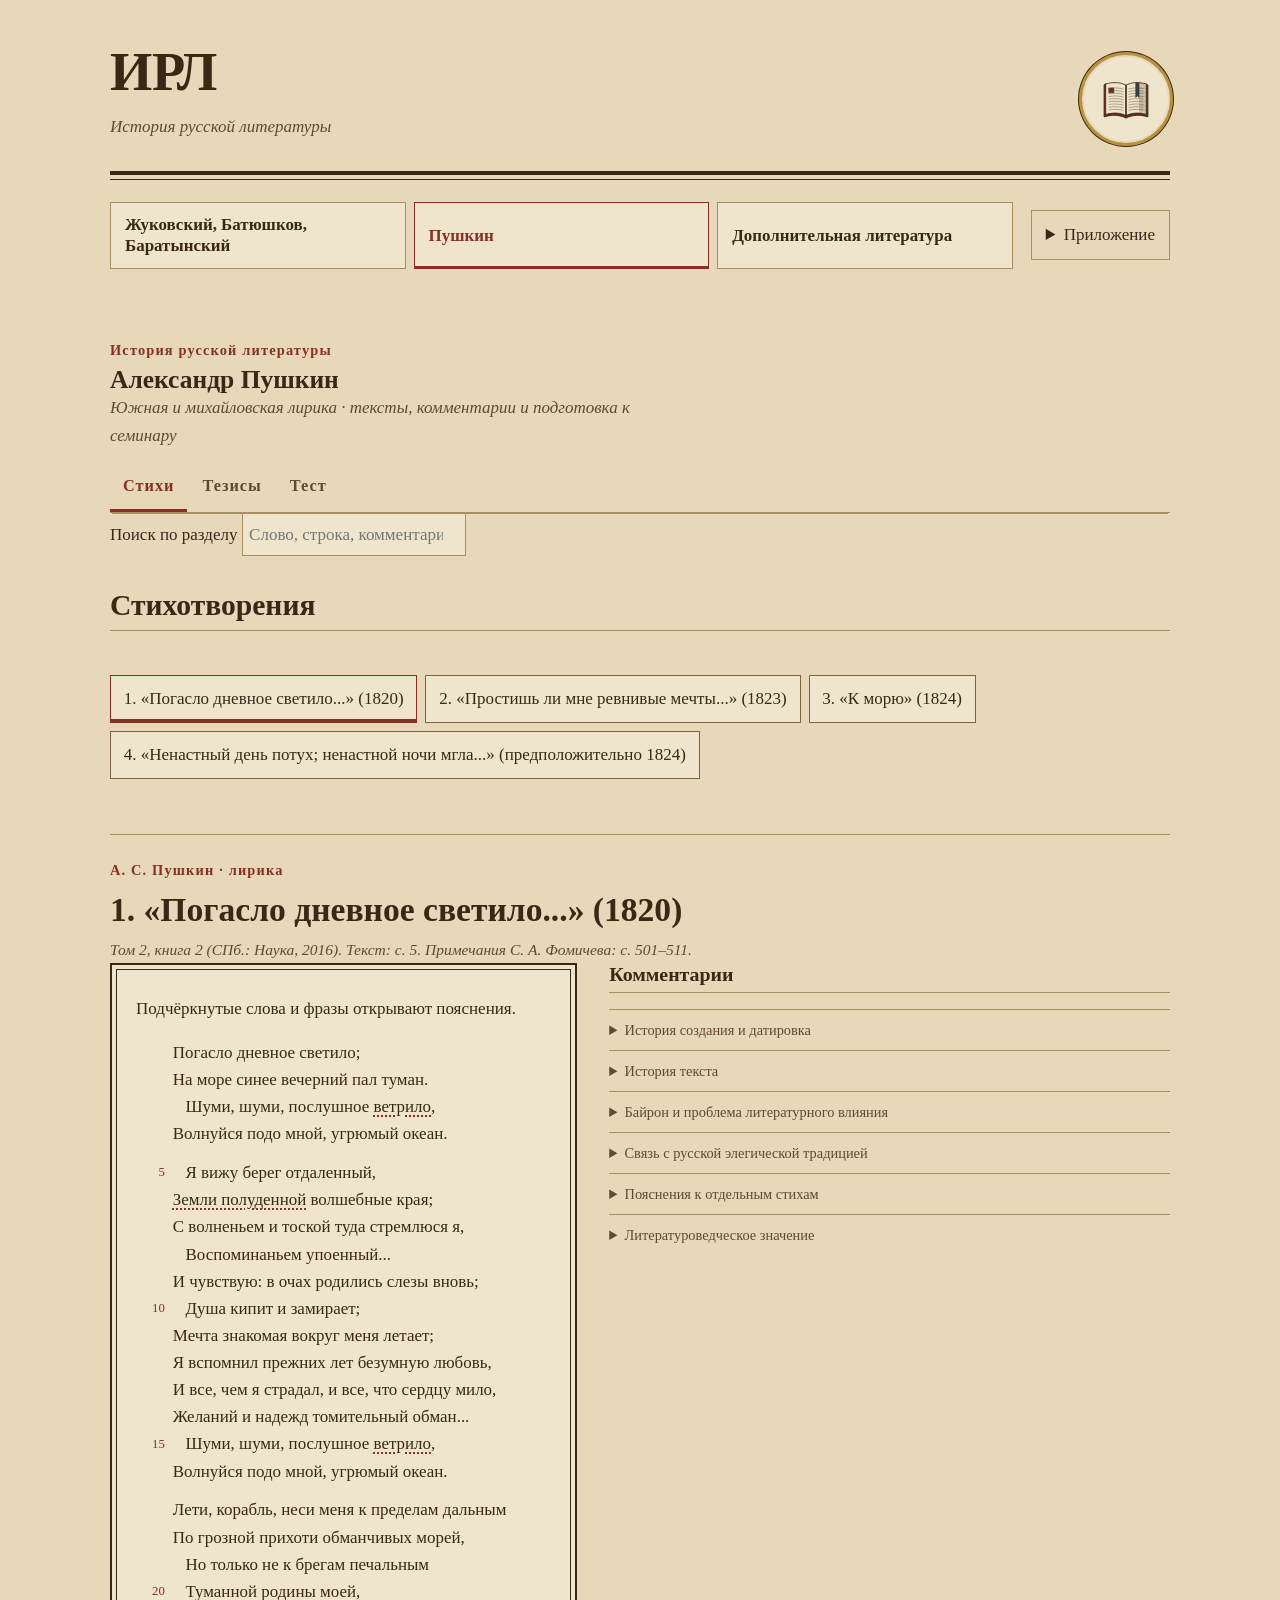
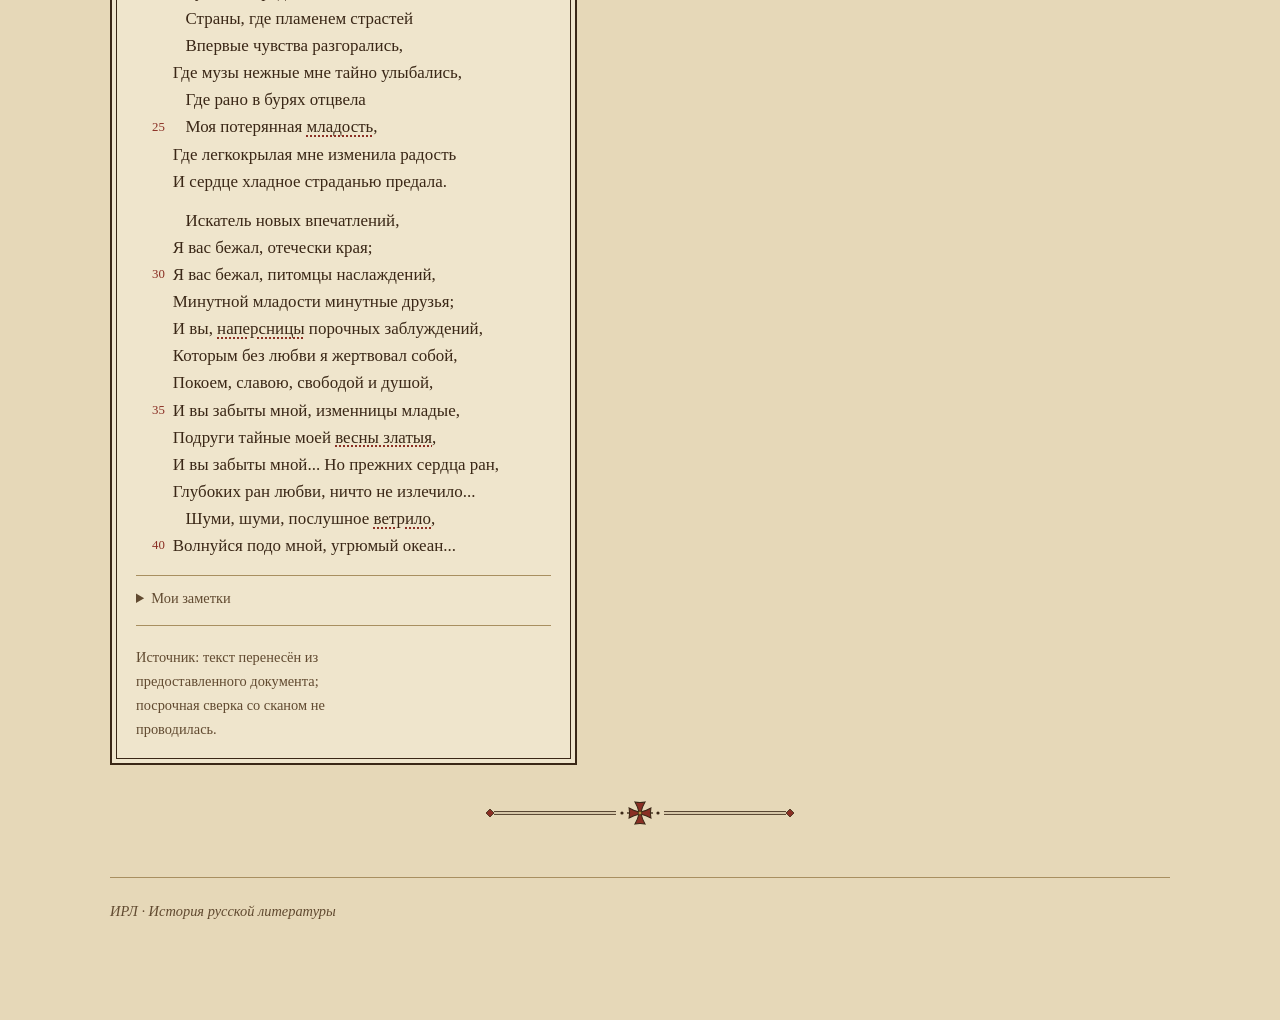
<file: pushkin.html>
<!doctype html><html lang="ru"><head><meta charset="utf-8"><meta name="viewport" content="width=device-width,initial-scale=1"><title>Пушкин · ИРЛ</title><link rel="manifest" href="./manifest.webmanifest"><link rel="stylesheet" href="./pushkin-base.css"><link rel="stylesheet" href="./hrl.css"><link rel="stylesheet" href="./pwa.css"><link rel="stylesheet" href="./pushkin.css"></head><body><div class="wrap"><header class="masthead"><span class="seal" aria-hidden="true"><img src="gb/book.svg" alt=""></span><h1>ИРЛ</h1><p class="lede">История русской литературы</p></header></div><div class="wrap hrl-nav"><nav class="hrl-sections" aria-label="Разделы ИРЛ"><a href="./#overview">Жуковский, Батюшков, Баратынский</a><a href="./pushkin.html" aria-current="page">Пушкин</a><a href="./#reading">Дополнительная литература</a></nav><details class="hrl-app"><summary>Приложение</summary><p id="pwa-status" role="status">Подготовка офлайн-доступа…</p><button class="btn" type="button" data-pwa-install hidden>Установить</button><button class="btn" type="button" data-pwa-check>Проверить обновления</button></details></div><main class="wrap pushkin-wrap"><header class="hrl-section-heading"><p class="label">История русской литературы</p><h2>Александр Пушкин</h2><p class="intro">Южная и михайловская лирика · тексты, комментарии и подготовка к семинару</p></header><div class="tabs-bar"><nav class="tabs" aria-label="Материалы о Пушкине"><a class="tab" href="#poems">Стихи</a><a class="tab" href="#theses">Тезисы</a><a class="tab" href="#quiz">Тест</a></nav></div><label>Поиск по разделу <input id="search" type="search" placeholder="Слово, строка, комментарий"></label><div id="results" aria-live="polite"></div><section id="poems" class="panel"><h2>Стихотворения</h2><div id="picker"></div><article id="poem"></article></section><section id="theses" class="panel"><h2>Конспекты исследователей</h2><p>Учебный пересказ статей Е. О. Ларионовой и М. Н. Виролайнен и примечаний к стихам.</p><div id="notes"></div></section><section id="quiz" class="panel"><h2>Тест</h2><p>Выберите ответ: пояснение появится сразу. Результаты сохраняются на этом устройстве.</p><button class="btn" id="reset" type="button">Начать заново</button><div id="score" role="status"></div><div id="questions"></div></section><img class="gb-divider gb-light-only" src="gb/divider-cross.svg" alt=""><img class="gb-divider gb-dark-only" src="gb/divider-cross-dark.svg" alt=""><footer><p>ИРЛ · История русской литературы</p></footer></main><script src="./pushkin-data.js"></script><script src="./pushkin-notes.js"></script><script src="./hrl-poem-notes.js"></script><script src="./pushkin.js"></script><script src="./pwa.js" defer></script></body></html>
</file>
<file: pwa.css>
/* PWA controls kept separate from the reader's original styles. */
.pwa-management {
  display:flex; flex-wrap:wrap; align-items:center; gap:10px;
  margin:10px 0 22px; color:var(--muted, #746450);
  font:12px/1.5 -apple-system,BlinkMacSystemFont,"Segoe UI",sans-serif;
}
.pwa-management button {
  border:1px solid currentColor; border-radius:7px; background:transparent;
  padding:6px 10px; color:inherit; font:inherit; cursor:pointer;
}
.pwa-management button:hover { background:rgba(120,95,60,.08); }
.pwa-management button:focus-visible, .pwa-notice button:focus-visible {
  outline:2px solid #b78a4d; outline-offset:3px;
}
.pwa-management button[hidden], .pwa-notice[hidden] { display:none !important; }
.pwa-state { flex-basis:100%; }
.pwa-notice {
  position:fixed; z-index:1000000; left:50%; bottom:max(12px,env(safe-area-inset-bottom,0px));
  transform:translateX(-50%); width:min(550px,calc(100vw - 24px));
  background:#f8f1e4; color:#38291b; border:1px solid #c9b28e; border-radius:12px;
  box-shadow:0 10px 35px rgba(20,13,7,.24); padding:12px 14px;
  display:flex; align-items:center; flex-wrap:wrap; gap:9px 12px;
  font:14px/1.35 -apple-system,BlinkMacSystemFont,"Segoe UI",sans-serif;
}
.pwa-notice__message {flex:1 1 220px;}
.pwa-notice__actions {display:flex;flex-wrap:wrap;gap:8px;}
.pwa-notice button {border:1px solid #876a47;border-radius:7px;background:transparent;color:inherit;padding:8px 11px;cursor:pointer;font:inherit;}
.pwa-notice button.pwa-primary {color:#fff;background:#583922;border-color:#583922;}
@media (prefers-color-scheme:dark) {
  .pwa-notice {background:#251d17;color:#f5ead8;border-color:#816849;}
  .pwa-notice button {border-color:#a88963;}
  .pwa-notice button.pwa-primary {background:#bd9a6c;color:#1d170f;border-color:#bd9a6c;}
}

/* File transfer uses the reader's colours and a native accessible modal. */
.notes-transfer-dialog {
  width:min(520px,calc(100vw - 32px)); max-height:calc(100dvh - 32px);
  box-sizing:border-box; overflow:auto; padding:22px;
  background:var(--paper,#f8f1e4); color:var(--ink,#38291b);
  border:1px solid var(--rule,#c9b28e); border-radius:12px;
  box-shadow:0 10px 35px var(--shadow,rgba(20,13,7,.24));
  font:14px/1.5 var(--f-ui,system-ui,sans-serif);
}
.notes-transfer-dialog::backdrop { background:var(--scrim,rgba(20,13,7,.4)); }
.notes-transfer-dialog h2 { margin:0 0 12px; font:24px/1.2 var(--f-disp,Georgia,serif); }
.notes-transfer-dialog p { margin:12px 0; overflow-wrap:anywhere; }
.notes-transfer-dialog fieldset { padding:12px; border:1px solid var(--rule,#c9b28e); border-radius:7px; }
.notes-transfer-dialog label { display:block; margin:8px 0; cursor:pointer; }
.notes-transfer-dialog input { accent-color:var(--ink,#38291b); }
.notes-transfer-dialog .notes-transfer-actions { display:flex; flex-wrap:wrap; justify-content:flex-end; gap:10px; margin-top:18px; }
.notes-transfer-dialog button { min-height:44px; white-space:normal; }
.notes-transfer-dialog :focus-visible { outline:2px solid #b78a4d; outline-offset:3px; }
.notes-transfer-error { color:var(--ink,#38291b); font-weight:600; }
.pwa-management button:disabled { opacity:.6; cursor:wait; }
#notes-transfer-status { overflow-wrap:anywhere; }
.settings-gear { margin-left:auto; width:40px; height:40px; flex:0 0 40px; padding:8px; }
.settings-gear svg { width:22px; height:22px; }
.settings-heading { display:flex; align-items:center; justify-content:space-between; gap:16px; }
.settings-heading h2 { margin:0; }
.app-settings section { border-top:1px solid var(--rule); margin-top:18px; padding-top:10px; }
.app-settings h3 { font-family:var(--f-disp); font-size:20px; }
.app-settings .pwa-management { color:var(--ink2); margin-bottom:0; }
.app-settings #aa-panel { position:static; width:auto; max-width:none; margin:14px 0 0; box-shadow:none; transform:none; }
.shelf-choices { display:grid; grid-template-columns:repeat(2,minmax(0,1fr)); gap:16px; }
.shelf-choice { min-width:0; align-items:center; }
.shelf-choice > span:nth-child(2) { flex:1; min-width:0; }
.shelf-choice small + small { margin-top:7px; }
.shelf-arrow { font-size:24px; }
.export-folder { flex-basis:100%; border-top:1px solid var(--rule); padding-top:12px; }
.export-folder p { margin-top:0; }
.export-folder small { display:block; margin-top:8px; }
#shelf-navigation { display:flex; align-items:center; flex-wrap:wrap; gap:16px; margin:20px 0; font-family:var(--f-disp); font-size:22px; }
#shelf-navigation[hidden] { display:none; }
@media(max-width:640px) { .shelf-choices { grid-template-columns:1fr; } .shelf-choice .xi { flex-basis:44px; height:44px; } }
</file>
<file: hrl.css>
.hrl-nav{display:grid;grid-template-columns:minmax(0,1fr) auto;align-items:center;gap:18px;margin-block:4px 22px}
.hrl-sections{display:grid;grid-template-columns:repeat(2,minmax(0,1fr));gap:8px}
.hrl-sections a{display:flex;align-items:center;padding:11px 14px;border:1px solid var(--rule);background:var(--sheet);color:var(--ink);font:600 1.06rem var(--ui);line-height:1.25;text-decoration:none}
.hrl-sections a[aria-current="page"]{border-color:var(--cinnabar);box-shadow:inset 0 -2px var(--cinnabar);color:var(--cinnabar)}
.hrl-sections a:hover{border-color:var(--cinnabar)}
.hrl-section-heading{margin-block:1.25rem .65rem}
.hrl-section-heading h2{margin:.15rem 0 0}
.hrl-book{display:grid;gap:4px;padding:15px 18px;background:var(--sheet);border:1px solid var(--rule);text-decoration:none;color:var(--ink)}
.hrl-book:hover{border-color:var(--cinnabar)}
.hrl-book strong{font:700 1.5rem var(--display)}
.hrl-book span:last-child{color:var(--cinnabar)}
.hrl-app{max-width:270px;padding:10px 14px;border:1px solid var(--rule)}
.hrl-app summary{cursor:pointer}.hrl-app p{margin-block:8px}
@media(max-width:620px){.hrl-nav{grid-template-columns:1fr;gap:8px}.hrl-app{max-width:none}.hrl-sections a{padding:10px}}
.hrl-search{margin-block:0 14px}.hrl-search form{max-width:640px}.hrl-search label{font-size:.9rem;color:var(--ink-2)}
.hrl-search form div{display:flex;gap:8px}.hrl-search input{flex:1;min-width:0;background:var(--sheet);color:var(--ink);border:1px solid var(--rule);font:inherit;padding:7px 10px}
#hrl-search-results:not(:empty){max-height:50vh;overflow:auto;margin-top:10px;background:var(--sheet);border:1px solid var(--rule);padding:10px 14px}
.hrl-result{display:block;padding:6px 0;border-bottom:1px solid var(--rule);color:var(--ink);text-decoration:none}.hrl-result strong,.hrl-result small{display:block}.hrl-result:hover strong{text-decoration:underline}

:root{--bar:#435d35;--bar-tint:#d0cdb1}
:root[data-theme="dark"]{--bar:#b2c993;--bar-tint:#414030}
@media(prefers-color-scheme:dark){:root:not([data-theme="light"]){--bar:#b2c993;--bar-tint:#414030}}
.bar{color:var(--bar)}.dot.bar{background:var(--bar)}
.pbtn.bar-b[aria-pressed="true"]{background:var(--bar-tint);border-color:var(--bar)}
.hrl-poem-link{color:var(--cinnabar);text-underline-offset:.18em}
.hrl-poem-link.fbtn{text-decoration:none}
.hrl-poem-link[aria-current="page"]{background:var(--bar-tint);border-color:var(--bar);color:var(--ink)}
.hrl-source-list{list-style:none;margin:1rem 0;padding:0;border-top:1px solid var(--rule);max-width:75ch}
.hrl-source-list a{display:flex;align-items:baseline;flex-wrap:wrap;gap:.1rem .8rem;padding:.65rem 0;border-bottom:1px solid var(--rule);text-decoration:none;color:var(--ink)}
.hrl-source-list a span{color:var(--ink-2)}
.hrl-source-list a:hover span{text-decoration:underline;color:var(--cinnabar)}
.hrl-source-head{display:flex;gap:6px;flex-wrap:wrap;margin-block:1rem;padding-block:2px}
.hrl-source-head .fbtn[aria-current="page"]{background:var(--cinnabar-wash);border-color:var(--cinnabar)}
#source-detail .points p{margin-block:.2rem .6rem}
#sources,#theses details{scroll-margin-top:64px}
.hrl-triple .crow{grid-template-columns:minmax(105px,.65fr) repeat(3,minmax(0,1fr))}
.hrl-triple .cell p{margin:0 0 .35em}
.hrl-pair,.hrl-edition{margin-block:1.2rem}
.hrl-thesis-source{max-width:76ch}
.hrl-thesis-source details{margin-block:.65rem}
.hrl-thesis-source details p{margin-block:.6em}
#poem-view{scroll-margin-top:64px}
.hrl-note-float{position:fixed;z-index:25;box-shadow:0 2px 10px #0003}
.hrl-note-float[hidden]{display:none}
.hrl-note-list{list-style:none;margin:.5rem 0;padding:0}
.hrl-note-list:empty{display:none}
.hrl-note-list li{padding-block:.65rem;border-top:1px solid var(--rule)}
.hrl-note-actions{display:flex;gap:.4rem;flex-wrap:wrap}
.hrl-note-copy,.hrl-note-quote{white-space:pre-wrap;overflow-wrap:anywhere}
.hrl-note-quote{padding-inline-start:.75rem;margin:.5rem 0;border-inline-start:2px solid var(--rule);color:var(--ink-2)}
.hrl-note-focus{background:var(--bar-tint);border-radius:.2rem}
.hrl-note-dialog{background:var(--sheet);color:var(--ink);border:1px solid var(--rule-strong);width:min(32rem,calc(100% - 2rem));max-height:calc(100% - 2rem);padding:1rem;box-sizing:border-box}
.hrl-note-dialog::backdrop{background:#1d17128c}
.hrl-note-dialog h3{margin:0 0 .5rem}
.hrl-note-dialog textarea{display:block;width:100%;box-sizing:border-box;margin:.3rem 0 .8rem;padding:.5rem;font:inherit;color:var(--ink);background:var(--paper);border:1px solid var(--rule-strong);resize:vertical}
@media(max-width:760px){
  .hrl-triple .crow{grid-template-columns:minmax(0,1fr);gap:.55rem}
  .hrl-triple .crow.head{display:none}
  .hrl-triple .tag{display:inline-flex;align-items:center;gap:.25em}
}

.hrl-sections{grid-template-columns:repeat(3,minmax(0,1fr))}
@media(max-width:620px){.hrl-sections{grid-template-columns:1fr}}
</file>
<file: reader/hrl-reader.css>
:root {
  --desk:#d9c79f; --leaf:#efe5cc; --paper:#e6d8b8; --ink:#3a2716;
  --ink2:#614a30; --mute:#715936; --rule:#a88f60; --pop:#f5ecd8;
  --accent:#8a2f24; --accent-soft:#ead2bd; --cov:#6e5218;
  --f-disp:"Cormorant Garamond",Georgia,serif;
  --f-body:"Old Standard TT",Georgia,serif;
  --f-ui:system-ui,sans-serif;
}
@media (prefers-color-scheme:dark) {
  :root:not([data-theme="light"]) {
    --desk:#15110d; --leaf:#2a221a; --paper:#1d1712; --ink:#eadfc4;
    --ink2:#bba986; --mute:#bba986; --rule:#5c4a34; --pop:#33281e;
    --accent:#d86f58; --accent-soft:#3a1b14;
  }
}
:root[data-theme="dark"] {
  --desk:#15110d; --leaf:#2a221a; --paper:#1d1712; --ink:#eadfc4;
  --ink2:#bba986; --mute:#bba986; --rule:#5c4a34; --pop:#33281e;
  --accent:#d86f58; --accent-soft:#3a1b14;
}
#reader .rbar { background:var(--paper); }
#reader .rbar .ib { flex:none; }
#reader .rbar a.ib { text-decoration:none; }
#reader .rtitle { text-transform:none; letter-spacing:.035em; }
.hrl-study-button { border:1px solid var(--rule); border-radius:3px; }
.hrl-dialog { max-width:min(850px,calc(100vw - 24px)); width:100%; max-height:calc(100dvh - 26px); overflow:auto; color:var(--ink); background:var(--leaf); border:1px solid var(--rule); padding:0; }
.hrl-dialog::backdrop { background:#1d120c80; }
.hrl-dialog header { display:flex; justify-content:space-between; align-items:center; gap:12px; padding:12px 24px; border-bottom:1px solid var(--rule); background:var(--paper); position:sticky; top:0; z-index:1; }
.hrl-dialog h2,.hrl-dialog h3 { font-family:var(--f-disp); margin:0; }
.hrl-content { padding:24px; font:17px/1.5 var(--f-body); }
.hrl-content > p:first-child { margin-top:0; color:var(--ink2); }
.hrl-content .hrl-kicker { color:var(--accent); font:700 12px var(--f-ui); letter-spacing:.08em; text-transform:uppercase; }
.hrl-map { display:grid; grid-template-columns:repeat(3,minmax(0,1fr)); gap:16px; margin:20px 0; }
.hrl-map section { border:1px solid var(--rule); padding:14px; }
.hrl-map h3 { margin:.4em 0; }
.hrl-content a { color:var(--accent); text-underline-offset:3px; }
.hrl-content details { border-top:1px solid var(--rule); padding:12px 0; }
.hrl-content summary { cursor:pointer; font-size:18px; font-weight:bold; }
.hrl-content li { margin:.32em 0; }
@media(max-width:620px){
  .hrl-map { grid-template-columns:1fr; }
  .hrl-content,.hrl-dialog header { padding:14px; }
  #reader .rbar.top { gap:2px; padding-inline:4px; }
  #reader .rbar.top .ib { padding-inline:5px; min-width:28px; font-size:12px; }
  #reader .rtitle { font-size:12px; }
}
</file>
<file: pushkin-base.css>
/* Layout: читальный стол — шапка, липкая строка вкладок, колонка чтения; в «Стихах» текст и разбор стоят рядом, как в учебном издании с комментарием */
:root {
  /* «Гербовник», палитра «Старая киноварь»: пергамент, коричневая тушь, киноварь, выцветшие тинктуры */
  --paper: #e6d8b8; --sheet: #efe5cc; --deep: #d9c79f; --ink: #3a2716; --ink-2: #614a30; --rule: #a88f60; --rule-strong: #7d6440; --zh: #34506e; --zh-tint: #d3cfbe; --bat: #6e5218; --bat-tint: #e1d0a9; --gold: #b8913f; --cinnabar: #8a2f24; --cinnabar-wash: #ead2bd; --on-cinnabar: #f3ead6; --ok: #435d35; --ok-tint: #d0cdb1; --bad: #8a2f24; --bad-tint: #ead2bd; --plate: #efe5cc;
  --display: "Cormorant Garamond", "Cormorant", Georgia, serif;
  --body: "Old Standard TT", "PT Serif", Georgia, serif;
  --ui: "Old Standard TT", "PT Serif", Georgia, serif;
  --caps: "Cormorant SC", "Cormorant Garamond", Georgia, serif;
  --s-1: 0.8125rem; --s0: 1rem; --s1: 1.0625rem; --s2: 1.35rem; --s3: 1.85rem; --s4: clamp(2.5rem, 7vw, 3.4rem);
  --radius: 0;
}
@media (prefers-color-scheme: dark) {
  :root:not([data-theme="light"]) { --paper: #1d1712; --sheet: #2a221a; --deep: #15110d; --ink: #eadfc4; --ink-2: #bba986; --rule: #5c4a34; --rule-strong: #8c7452; --zh: #8fabcb; --zh-tint: #3c3b3a; --bat: #d4b062; --bat-tint: #473923; --gold: #c9a24e; --cinnabar: #d86f58; --cinnabar-wash: #3a1b14; --on-cinnabar: #1d1712; --ok: #9cba86; --ok-tint: #414030; --bad: #d86f58; --bad-tint: #3a1b14; --plate: #e2d3b0; color-scheme: dark; }
  :root:not([data-theme="light"]) .gb-light-only { display: none !important; }
  :root:not([data-theme="light"]) .gb-dark-only { display: block !important; }
}
:root[data-theme="dark"] { --paper: #1d1712; --sheet: #2a221a; --deep: #15110d; --ink: #eadfc4; --ink-2: #bba986; --rule: #5c4a34; --rule-strong: #8c7452; --zh: #8fabcb; --zh-tint: #3c3b3a; --bat: #d4b062; --bat-tint: #473923; --gold: #c9a24e; --cinnabar: #d86f58; --cinnabar-wash: #3a1b14; --on-cinnabar: #1d1712; --ok: #9cba86; --ok-tint: #414030; --bad: #d86f58; --bad-tint: #3a1b14; --plate: #e2d3b0; color-scheme: dark; }
:root[data-theme="dark"] .gb-light-only { display: none !important; }
:root[data-theme="dark"] .gb-dark-only { display: block !important; }
.gb-dark-only { display: none !important; }

* { box-sizing: border-box; }
body { background: var(--paper); color: var(--ink); font-family: var(--body); font-size: var(--s1); line-height: 1.6; }
.wrap { max-width: 1100px; margin: 0 auto; padding-inline: 20px; }
@media (max-width: 480px) { .wrap { padding-inline: 16px; } }
a { color: var(--zh); text-underline-offset: 2px; }
button { font: inherit; color: inherit; }
:focus-visible { outline: 2px solid var(--zh); outline-offset: 2px; border-radius: 3px; }
h1, h2, h3 { font-family: var(--display); font-weight: 700; line-height: 1.15; text-wrap: balance; margin: 0; }
p { margin: 0; }
.label { font-family: var(--ui); font-size: var(--s-1); letter-spacing: 0.08em; text-transform: uppercase; color: var(--ink-2); }
.muted { color: var(--ink-2); }
.zh { color: var(--zh); }
.bat { color: var(--bat); }

/* шапка */
.masthead { padding-block: 40px 22px; display: grid; gap: 12px; }
.masthead h1 { font-size: var(--s4); letter-spacing: 0.005em; }
.masthead h1 .amp { font-style: italic; font-weight: 400; color: var(--ink-2); }
.lede { font-size: var(--s1); max-width: 62ch; color: var(--ink-2); }
.legend { display: flex; gap: 14px; flex-wrap: wrap; font-family: var(--ui); font-size: var(--s-1); }
.legend span { display: inline-flex; align-items: center; gap: 6px; }
.dot { width: 9px; height: 9px; border-radius: 50%; display: inline-block; flex: none; }
.dot.zh { background: var(--zh); }
.dot.bat { background: var(--bat); }
.dot.common { background: var(--ink-2); }

/* вкладки */
.tabs-bar { position: sticky; top: env(safe-area-inset-top, 0px); z-index: 5; background: var(--paper); border-bottom: 1px solid var(--rule); }
.tabs { display: flex; gap: 2px; overflow-x: auto; scrollbar-width: none; }
.tabs::-webkit-scrollbar { display: none; }
.tab { flex: none; font-family: var(--ui); font-size: 0.95rem; padding: 12px 12px 11px; border: 0; background: none; cursor: pointer; color: var(--ink-2); border-bottom: 2px solid transparent; white-space: nowrap; }
.tab:hover { color: var(--ink); }
.tab[aria-selected="true"] { color: var(--ink); border-bottom-color: var(--ink); }
.tab .count { font-size: var(--s-1); color: var(--ink-2); margin-left: 4px; font-variant-numeric: tabular-nums; }

main { padding-block: 28px 64px; }
.panel { display: grid; gap: 28px; }
.panel > h2 { font-size: var(--s3); }
.intro { max-width: 68ch; color: var(--ink-2); }

/* главное */
.overview { display: grid; grid-template-columns: minmax(0, 1fr) 320px; gap: 36px; align-items: start; }
@media (max-width: 880px) { .overview { grid-template-columns: minmax(0, 1fr); } }
.theses { list-style: none; margin: 0; padding: 0; display: grid; gap: 14px; }
.theses li { display: grid; grid-template-columns: 14px minmax(0, 1fr); gap: 10px; align-items: baseline; max-width: 70ch; }
.theses .dot { transform: translateY(-1px); }
.ref { font-family: var(--ui); font-size: 0.85em; color: var(--ink-2); white-space: nowrap; }
.aside { display: grid; gap: 18px; }
.box { background: var(--sheet); border: 1px solid var(--rule); border-radius: var(--radius); padding: 18px; display: grid; gap: 10px; }
.box h3 { font-size: var(--s2); }
.box ul { margin: 0; padding-left: 1.1em; display: grid; gap: 6px; }

/* источники */
.sources { display: grid; gap: 20px; }
.source { border-top: 1px solid var(--rule); padding-top: 20px; display: grid; grid-template-columns: 240px minmax(0, 1fr); gap: 24px; }
@media (max-width: 760px) { .source { grid-template-columns: minmax(0, 1fr); gap: 10px; } }
.source h3 { font-size: var(--s2); }
.source .biblio { font-size: 0.95rem; color: var(--ink-2); margin-top: 6px; }
.source .note { font-family: var(--ui); font-size: 0.9rem; color: var(--bat); margin-top: 8px; }
.points { margin: 0; padding-left: 1.1em; display: grid; gap: 8px; max-width: 72ch; }

/* сравнение */
.compare { display: grid; border-top: 1px solid var(--rule); }
.crow { display: grid; grid-template-columns: 170px minmax(0, 1fr) minmax(0, 1fr); gap: 20px; padding-block: 14px; border-bottom: 1px solid var(--rule); }
.crow.head { font-family: var(--ui); font-size: var(--s-1); letter-spacing: 0.08em; text-transform: uppercase; color: var(--ink-2); padding-block: 10px; }
.crow .param { font-family: var(--display); font-weight: 700; font-size: 1.1rem; }
.crow .cell { min-width: 0; }
.crow .tag { display: none; }
@media (max-width: 760px) {
  .crow { grid-template-columns: minmax(0, 1fr); gap: 8px; }
  .crow.head { display: none; }
  .crow .tag { display: inline-flex; align-items: center; gap: 6px; font-family: var(--ui); font-size: var(--s-1); letter-spacing: 0.06em; text-transform: uppercase; margin-bottom: 2px; }
}

/* стихи */
.picker { display: grid; gap: 16px; }
.pgroup { display: grid; gap: 8px; }
.pgroup .label { display: flex; align-items: center; gap: 8px; }
.plist { display: flex; flex-wrap: wrap; gap: 8px; }
.pbtn { display: inline-flex; align-items: baseline; gap: 8px; border: 1px solid var(--rule); background: var(--sheet); border-radius: 999px; padding: 6px 13px; cursor: pointer; font-family: var(--body); font-size: 0.97rem; text-align: left; }
.pbtn .yr { font-family: var(--ui); font-size: var(--s-1); color: var(--ink-2); font-variant-numeric: tabular-nums; }
.pbtn .ok { font-family: var(--ui); font-size: var(--s-1); color: var(--ok); }
.pbtn:hover { border-color: var(--ink-2); }
.pbtn[aria-pressed="true"].zh-b { background: var(--zh-tint); border-color: var(--zh); }
.pbtn[aria-pressed="true"].bat-b { background: var(--bat-tint); border-color: var(--bat); }
.poem-head { display: grid; gap: 8px; border-top: 1px solid var(--rule); padding-top: 24px; }
.poem-head h2 { font-size: var(--s3); }
.poem-head .meta { font-size: 0.97rem; color: var(--ink-2); max-width: 80ch; }
.pill { display: inline-block; font-family: var(--ui); font-size: var(--s-1); padding: 2px 9px; border-radius: 999px; border: 1px solid currentColor; }
.pill.full { color: var(--ok); background: var(--ok-tint); }
.pill.frag { color: var(--ink-2); }
.poem-body { display: grid; grid-template-columns: minmax(0, 5fr) minmax(0, 6fr); gap: 32px; align-items: start; }
@media (max-width: 900px) { .poem-body { grid-template-columns: minmax(0, 1fr); } }
.textcol { background: var(--sheet); border: 1px solid var(--rule); border-radius: var(--radius); padding: 22px 18px 18px; display: grid; gap: 16px; min-width: 0; }
.verse { font-family: var(--body); font-size: 1.02rem; line-height: 1.55; display: grid; }
.vline { display: grid; grid-template-columns: 2.2em minmax(0, 1fr); column-gap: 0.4em; }
.vline .n { font-family: var(--ui); font-size: 0.75rem; color: var(--ink-2); text-align: right; padding-top: 0.25em; font-variant-numeric: tabular-nums; }
.vline .t { min-width: 0; padding-left: 1.1em; text-indent: -1.1em; }
.vgap { height: 0.8em; }
@media (max-width: 480px) {
  .textcol { padding: 18px 12px 14px; }
  .verse { font-size: 0.97rem; }
  .vline { grid-template-columns: 1.6em minmax(0, 1fr); column-gap: 0.35em; }
}
.ellip { color: var(--ink-2); padding-left: 2.6em; }
.epigraph { font-style: italic; color: var(--ink-2); padding-left: 2.6em; font-size: 0.95rem; }
.fragcap { font-family: var(--ui); font-size: var(--s-1); color: var(--ink-2); padding-left: 3.1em; }
.textnote { font-family: var(--ui); font-size: 0.9rem; color: var(--ink-2); border-top: 1px solid var(--rule); padding-top: 12px; display: grid; gap: 6px; }
.xcap { font-family: var(--ui); font-size: var(--s-1); color: var(--ink-2); }
.gl { font: inherit; color: inherit; background: none; border: 0; padding: 0; margin: 0; text-indent: 0; cursor: help; text-decoration: underline dotted var(--bat); text-decoration-thickness: 1.5px; text-underline-offset: 3px; }
.gl:hover, .gl[aria-expanded="true"] { background: var(--bat-tint); border-radius: 3px; }
.gpop { position: absolute; z-index: 20; background: var(--sheet); color: var(--ink); border: 1px solid var(--rule); border-left: 3px solid var(--bat); border-radius: 6px; padding: 9px 12px; font-family: var(--ui); font-size: 0.9rem; line-height: 1.45; box-shadow: 0 6px 22px rgba(0,0,0,0.16); }
.ostanza { display: grid; grid-template-columns: minmax(0, 1fr); gap: 6px; padding-top: 12px; border-top: 1px dashed var(--rule); }
.ode { font-family: var(--body); font-style: italic; font-size: 0.95rem; line-height: 1.45; }
.ode .xcap { font-style: normal; display: block; margin-bottom: 2px; }
.oru { font-family: var(--ui); font-size: 0.9rem; line-height: 1.5; display: grid; gap: 4px; }
.orig { gap: 10px; }
.glist > summary { cursor: pointer; font-family: var(--ui); font-size: 0.92rem; color: var(--ink-2); }
.glist dl { margin: 10px 0 0; display: grid; grid-template-columns: minmax(0, 11em) minmax(0, 1fr); gap: 6px 14px; font-size: 0.95rem; }
.glist dt { font-weight: 600; }
.glist dd { margin: 0; }
@media (max-width: 480px) { .glist dl { grid-template-columns: minmax(0, 1fr); gap: 2px; } .glist dd { margin-bottom: 8px; } }
.authnote { font-family: var(--ui); font-size: 0.9rem; line-height: 1.55; color: var(--ink-2); }
.extra { border-top: 1px solid var(--rule); padding-top: 12px; display: grid; gap: 8px; }
details.extra > summary { cursor: pointer; font-family: var(--ui); font-size: 0.9rem; color: var(--ink-2); line-height: 1.45; }
details.extra[open] > summary { margin-bottom: 6px; }
.analysis { display: grid; gap: 20px; min-width: 0; }
.asec { display: grid; gap: 6px; }
.asec p, .asec li { max-width: 68ch; }
.asec ul, .asec ol { margin: 0; padding-left: 1.2em; display: grid; gap: 6px; }
.asec.q { background: var(--sheet); border: 1px solid var(--rule); border-radius: var(--radius); padding: 14px 16px; }

/* карточки */
.cards-ui { display: grid; gap: 18px; justify-items: center; }
.filters { display: flex; flex-wrap: wrap; gap: 8px; justify-content: center; }
.fbtn { font-family: var(--ui); font-size: 0.9rem; border: 1px solid var(--rule); background: var(--sheet); padding: 5px 12px; border-radius: 999px; cursor: pointer; }
.fbtn[aria-pressed="true"] { border-color: var(--ink); background: var(--ink); color: var(--paper); }
.flash { width: min(560px, 100%); min-height: 270px; perspective: 1200px; cursor: pointer; border: 0; background: none; padding: 0; text-align: left; }
.flash-inner { position: relative; width: 100%; min-height: 270px; transition: transform 0.45s ease; transform-style: preserve-3d; }
.flash.flipped .flash-inner { transform: rotateY(180deg); }
.face { position: absolute; inset: 0; backface-visibility: hidden; -webkit-backface-visibility: hidden; background: var(--sheet); border: 1px solid var(--rule); border-radius: 10px; padding: 26px 24px 20px; display: grid; align-content: space-between; gap: 14px; }
.face.back { transform: rotateY(180deg); }
.face .term { font-family: var(--display); font-weight: 700; font-size: 1.6rem; line-height: 1.2; text-wrap: balance; }
.face .def { font-size: 1.02rem; }
.face .foot { display: flex; justify-content: space-between; gap: 10px; font-family: var(--ui); font-size: var(--s-1); color: var(--ink-2); }
@media (prefers-reduced-motion: reduce) { .flash-inner { transition: none; } }
.cardnav { display: flex; gap: 10px; align-items: center; flex-wrap: wrap; justify-content: center; font-family: var(--ui); }
.btn { font-family: var(--ui); font-size: 0.95rem; border: 1px solid var(--rule); background: var(--sheet); padding: 8px 14px; border-radius: var(--radius); cursor: pointer; }
.btn:hover { border-color: var(--ink-2); }
.btn.primary { background: var(--ink); color: var(--paper); border-color: var(--ink); }
.btn.known[aria-pressed="true"] { background: var(--ok-tint); border-color: var(--ok); color: var(--ok); }
.counter { font-variant-numeric: tabular-nums; color: var(--ink-2); min-width: 7ch; text-align: center; }
.hint { font-family: var(--ui); font-size: var(--s-1); color: var(--ink-2); text-align: center; }

/* тест */
.quizbar { display: flex; flex-wrap: wrap; gap: 12px; align-items: center; justify-content: space-between; position: sticky; top: calc(env(safe-area-inset-top, 0px) + 46px); background: var(--paper); padding-block: 8px; z-index: 4; border-bottom: 1px solid var(--rule); }
.score { font-family: var(--ui); font-variant-numeric: tabular-nums; }
.score b { font-size: 1.2rem; }
.qlist { list-style: none; margin: 0; padding: 0; display: grid; gap: 22px; counter-reset: q; }
.qitem { display: grid; gap: 10px; max-width: 760px; }
.qitem h3 { font-family: var(--body); font-weight: 600; font-size: 1.05rem; line-height: 1.4; display: grid; grid-template-columns: 2.2em minmax(0, 1fr); }
.qitem h3 .qn { font-family: var(--ui); font-weight: 700; color: var(--ink-2); font-variant-numeric: tabular-nums; }
.opts { display: grid; gap: 6px; padding-left: 2.2em; }
.opt { text-align: left; border: 1px solid var(--rule); background: var(--sheet); border-radius: var(--radius); padding: 8px 12px; cursor: pointer; font-family: var(--body); font-size: 0.98rem; }
.opt:hover:not(:disabled) { border-color: var(--ink-2); }
.opt:disabled { cursor: default; }
.opt.right { background: var(--ok-tint); border-color: var(--ok); }
.opt.wrong { background: var(--bad-tint); border-color: var(--bad); }
.expl { padding-left: 2.2em; font-size: 0.97rem; }
.expl b.r { color: var(--ok); font-family: var(--ui); }
.expl b.w { color: var(--bad); font-family: var(--ui); }

/* вопросы */
.qa { display: grid; border-top: 1px solid var(--rule); }
.qa details { border-bottom: 1px solid var(--rule); padding-block: 4px; }
.qa summary { cursor: pointer; padding: 12px 0; font-family: var(--display); font-weight: 700; font-size: 1.2rem; line-height: 1.3; list-style: none; display: grid; grid-template-columns: 1.4em minmax(0, 1fr); }
.qa summary::-webkit-details-marker { display: none; }
.qa summary::before { content: "+"; font-family: var(--ui); font-weight: 400; color: var(--ink-2); }
.qa details[open] summary::before { content: "–"; }
.qa ul { margin: 0 0 16px; padding-left: 2.6em; display: grid; gap: 7px; max-width: 76ch; }

footer { border-top: 1px solid var(--rule); padding-block: 22px 40px; font-family: var(--ui); font-size: 0.9rem; color: var(--ink-2); display: grid; gap: 6px; }

/* ===== Гербовник ===== */
body { font-size: 17px; line-height: 1.65; }
a { color: var(--zh); text-decoration-thickness: 1px; text-underline-offset: 3px; }
a:hover { color: var(--cinnabar); }
:focus-visible { outline: 2px solid var(--zh); outline-offset: 2px; border-radius: 0; }
::selection { background: var(--cinnabar-wash); }
h1, h2, h3 { font-family: var(--display); font-weight: 600; }
.label, .crow.head, .legend, .tab, .btn, .fbtn, .pill, .pbtn .yr, .counter, .score, .hint, .xcap, .fragcap { font-family: var(--caps); text-transform: none; }
.label { font-size: 0.9rem; font-weight: 600; letter-spacing: 0.08em; color: var(--cinnabar); }
.asec > h3.label { display: flex; align-items: center; gap: 8px; }
.asec > h3.label img { width: 24px; height: 24px; flex: none; }

/* титул: тонкая-толстая линейка, печать */
.masthead { padding-block: 36px 18px; grid-template-columns: minmax(0, 1fr) auto; align-items: end; column-gap: 24px; }
.masthead > * { grid-column: 1; }
.masthead .seal { grid-column: 2; grid-row: 1 / span 3; align-self: center; }
.masthead > .label { color: var(--ink-2); letter-spacing: 0.14em; font-weight: 500; border-bottom: 1px solid var(--rule); padding-bottom: 4px; }
.masthead h1 { font-weight: 600; letter-spacing: -0.005em; line-height: 1.05; }
.masthead h1 .amp { font-weight: 400; color: var(--cinnabar); }
.masthead::after { content: ""; grid-column: 1 / -1; height: 9px; margin-top: 6px;
  background: linear-gradient(var(--ink), var(--ink)) top / 100% 4px no-repeat, linear-gradient(var(--ink), var(--ink)) bottom / 100% 1px no-repeat; }
.seal { width: 88px; height: 88px; border-radius: 50%; display: inline-grid; place-items: center; background: var(--plate);
  border: 2px solid var(--paper); box-shadow: 0 0 0 3px var(--gold), 0 0 0 4px var(--ink); }
.seal img { width: 62%; height: 62%; }
@media (max-width: 560px) { .seal { width: 60px; height: 60px; } }
.lede { font-style: italic; }

/* знаки поэтов: штриховка тинктур — лазурь (горизонтали) у Жуковского, золото (точки) у Батюшкова */
.dot { width: 12px; height: 14px; border-radius: 0; border: 1px solid var(--ink); clip-path: polygon(0 0, 100% 0, 100% 62%, 50% 100%, 0 62%); }
.dot.zh { background: repeating-linear-gradient(0deg, transparent 0 2px, var(--ink) 2px 3px) var(--zh); }
.dot.bat { background: radial-gradient(var(--ink) .7px, transparent 1px) 0 0 / 3px 3px var(--gold); }
.dot.common { background: var(--sheet); }

/* вкладки */
.tabs-bar { border-bottom: 1px solid var(--rule); box-shadow: 0 3px 0 -2px var(--rule); }
.tab { font-size: 1.02rem; font-weight: 600; letter-spacing: 0.06em; color: var(--ink-2); padding: 12px 13px 10px; border-bottom-width: 3px; }
.tab[aria-selected="true"] { color: var(--ink); border-bottom-color: var(--cinnabar); }
.tab .count { font-family: var(--caps); color: var(--cinnabar); }
.panel > h2 { font-size: var(--s3); padding-bottom: 8px; border-bottom: 1px solid var(--rule); }
.intro { font-style: italic; }

/* рамки вместо скруглений и теней: двойная линейка, как у гравюрной доски */
.box, .asec.q, .face, .textcol { border-radius: 0; border: 2px solid var(--ink); outline: 1px solid var(--ink); outline-offset: -7px; background: var(--sheet); }
.box { padding: 22px; }
.box h3 { font-size: 1.45rem; }
.asec.q { padding: 20px 22px; }
.pbtn, .fbtn, .pill, .btn, .opt { border-radius: 0; }
.pbtn { border-color: var(--rule-strong); font-family: var(--body); }
.pbtn[aria-pressed="true"].zh-b { box-shadow: inset 0 -3px 0 var(--zh); }
.pbtn[aria-pressed="true"].bat-b { box-shadow: inset 0 -3px 0 var(--bat); }
.pill { border-radius: 2px; letter-spacing: 0.06em; font-weight: 600; }
.btn { border: 2px solid var(--rule-strong); box-shadow: inset 0 0 0 3px var(--sheet), inset 0 0 0 4px var(--rule); font-weight: 600; letter-spacing: 0.08em; padding: 9px 18px; }
.btn.primary { background: var(--cinnabar); color: var(--on-cinnabar); border-color: var(--cinnabar); box-shadow: inset 0 0 0 3px var(--cinnabar), inset 0 0 0 4px var(--on-cinnabar); }
.fbtn { border-color: var(--rule-strong); font-weight: 600; letter-spacing: 0.06em; }
.fbtn[aria-pressed="true"] { background: var(--ink); color: var(--paper); }
.opt { border-color: var(--rule-strong); }
.face .term { font-weight: 600; font-size: 1.75rem; }
.quizbar, .tabs-bar { background: var(--paper); }

/* текст стихотворения — плашка-оттиск с угловыми орнаментами */
.textcol { position: relative; padding: 30px 24px 22px; }
.textcol .corner { position: absolute; width: 40px; height: 40px; pointer-events: none; }
.textcol .corner.tl { top: -2px; left: -2px; } .textcol .corner.tr { top: -2px; right: -2px; transform: scaleX(-1); }
.textcol .corner.bl { bottom: -2px; left: -2px; transform: scaleY(-1); } .textcol .corner.br { bottom: -2px; right: -2px; transform: scale(-1, -1); }
.verse { font-size: 1.06rem; line-height: 1.6; }
.vline .n { font-family: var(--caps); font-size: 0.8rem; color: var(--cinnabar); }
.epigraph { font-family: var(--display); font-size: 1.12rem; color: var(--bat); }
.poem-head h2 { font-size: 2.1rem; }
.poem-head .meta { font-style: italic; }
.gl { text-decoration-color: var(--cinnabar); }
.gl:hover, .gl[aria-expanded="true"] { background: var(--cinnabar-wash); border-radius: 0; }
.gpop { border-radius: 0; box-shadow: none; border: 2px solid var(--ink); border-left-width: 2px; outline: 1px solid var(--ink); outline-offset: -6px; padding: 12px 15px; font-size: 0.95rem; }
.gpop b { font-family: var(--display); font-size: 1.1rem; color: var(--cinnabar); }
.gl.lw { text-decoration: none; cursor: pointer; }
.gl.lw:hover { text-decoration: underline dotted var(--cinnabar); text-underline-offset: 3px; }
.gl.lw[aria-expanded="true"] { background: var(--cinnabar-wash); text-decoration: none; }
.lwhint { margin: 0.4em 0 0.8em; }
.gl.lw.lwn { text-decoration: underline dotted var(--cinnabar); text-decoration-thickness: 1.5px; text-underline-offset: 3px; }
.lwnote { margin-top: 7px; padding-top: 7px; border-top: 1px solid var(--rule); font-size: 0.88rem; line-height: 1.45; }
.myth dl { margin: 0; display: grid; gap: 6px; }
.myth dt { font-weight: 600; font-family: var(--ui); font-size: 0.92rem; }
.myth dd { margin: 0 0 4px; font-family: var(--ui); font-size: 0.9rem; line-height: 1.5; color: var(--ink-2); }
.myth h4 { margin: 10px 0 4px; font-family: var(--display); color: var(--cinnabar); font-size: 1.02rem; font-weight: 600; }
.qlist > li { margin-bottom: 10px; }
.qhint { margin-top: 5px; }
.qhint > summary { cursor: pointer; font-family: var(--ui); font-size: 0.86rem; color: var(--cinnabar); list-style-position: inside; }
.qhint > ul { margin: 6px 0 0; padding: 8px 12px 8px 26px; border-left: 2px solid var(--cinnabar); background: var(--sheet); font-size: 0.93rem; line-height: 1.5; }
.qhint > ul li { margin: 3px 0; }
.n64 b { font-weight: 600; color: var(--ink); }
.n64pu { border-left: 2px solid var(--cinnabar); padding-left: 10px; }
.n64var { overflow-x: auto; }
.n64var table { border-collapse: collapse; width: 100%; font-family: var(--ui); font-size: 0.86rem; line-height: 1.4; }
.n64var th, .n64var td { text-align: left; vertical-align: top; padding: 5px 8px; border-bottom: 1px solid var(--rule); }
.n64var th { color: var(--ink-2); font-weight: 600; border-bottom: 2px solid var(--ink); }
.n64var td:nth-child(2) { color: var(--cinnabar); }
@media (max-width: 560px) { .n64var th:nth-child(3), .n64var td:nth-child(3) { min-width: 9em; } }
.lwhead { display: flex; flex-wrap: wrap; gap: 0.2em 0.6em; align-items: baseline; }
.lwrd { font-family: var(--display); color: var(--zh); font-size: 1.05rem; }
.lwtr { margin-top: 4px; }
.lwform { margin-top: 3px; font-size: 0.85rem; color: var(--ink-2); font-style: italic; }
.lwsay { margin-top: 8px; font: inherit; font-size: 0.82rem; background: none; color: var(--ink); border: 1px solid var(--ink); border-radius: 0; padding: 3px 10px; cursor: pointer; }
.lwsay:hover { background: var(--cinnabar-wash); }
.ode { font-family: var(--display); font-size: 1.08rem; }
.ostanza { border-top-style: dotted; }

/* буквица в «Коротко» */
.dropcap::first-letter { float: left; font-family: var(--display); font-weight: 600; font-size: 3.6em; line-height: .85; color: var(--cinnabar);
  margin: 5px 10px 0 0; padding: 6px 8px 3px; line-height: .8; border: 2px solid var(--ink); outline: 1px solid var(--ink); outline-offset: 3px;
  background: repeating-linear-gradient(90deg, transparent 0 3px, var(--rule) 3px 4px) var(--sheet); }

/* разделители-орнаменты */
.gb-divider { display: block; margin: 8px auto 0; width: min(320px, 100%); height: auto; }
.qa summary::before { color: var(--cinnabar); font-family: var(--display); }
.qa summary, .crow .param { font-weight: 600; }
.source h3 { font-size: 1.55rem; }
.source .note { color: var(--cinnabar); font-style: italic; }
.theses li { max-width: 72ch; }
footer { font-family: var(--body); font-style: italic; }
</file>
<file: pushkin.css>
.pushkin-wrap{padding-bottom:3rem}.pushkin-wrap section.panel{margin:2rem 0}.pushkin-wrap .tabs a{text-decoration:none}.pushkin-wrap .tabs{overflow-x:auto}.picker{display:flex;flex-wrap:wrap;gap:.5rem;margin:1rem 0 1.7rem}.picker button{border:1px solid var(--rule-strong);background:var(--sheet);color:var(--ink);font:inherit;padding:.55rem .8rem;cursor:pointer}.picker button[aria-pressed=true]{border-color:var(--cinnabar);box-shadow:inset 0 -3px var(--cinnabar)}.poem-layout{display:grid;grid-template-columns:minmax(0,5fr) minmax(0,6fr);gap:32px;align-items:start}.textcol{min-width:0}.analysis{display:block}.analysis>p{margin:.5rem 0 .9rem}.analysis h3{border-bottom:1px solid var(--rule);padding-bottom:.4rem;margin:0 0 1rem}.analysis details{border-top:1px solid var(--rule);padding:.6rem 0}.verse .vline{display:flex;gap:.5rem}.vline .n{width:1.8rem;flex:none;text-align:right}.vline .t{white-space:pre-wrap}.vgap{height:.7em}.gl{cursor:pointer}.gloss:not([hidden]){display:block;padding:.8rem 1rem;margin:.4rem 0;border:1px solid var(--ink);background:var(--sheet);color:var(--ink);font-size:.95rem}.pushkin-wrap details>summary{cursor:pointer}.pushkin-wrap input[type=search]{background:var(--sheet);color:var(--ink);border:1px solid var(--rule);font:inherit;padding:.4rem}.pushkin-wrap #results a{display:block}.quiz-item{padding:1rem 0;border-bottom:1px solid var(--rule)}.quiz-item h3{margin-bottom:.6rem}.quiz-item button{margin:.2rem}.orig{white-space:pre-wrap;line-height:1.55}.source{font-size:.9rem;color:var(--ink-2)}.pushkin-wrap footer{margin-top:3rem}.pushkin-wrap #notes details{margin:.5rem 0;padding:.5rem 0;border-bottom:1px solid var(--rule)}.pushkin-wrap #notes p{max-width:80ch}.hrl-sections{grid-template-columns:repeat(3,minmax(0,1fr))}@media(max-width:900px){.poem-layout{grid-template-columns:1fr}}@media(max-width:620px){.hrl-sections{grid-template-columns:1fr}.poem-layout{gap:1.2rem}.pushkin-wrap .tabs a{white-space:nowrap}.vline .n{width:1.2rem}}

[hidden]{display:none!important}.pushkin-wrap .tabs-bar{position:static}.pushkin-wrap .tabs a[aria-current=page]{color:var(--cinnabar);border-bottom:3px solid var(--cinnabar)}.hrl-thesis-source>summary{font-family:var(--display);font-size:1.35rem;font-weight:600}.hrl-thesis-source>h3{font-size:1.2rem;margin:1.4rem 0 .4rem}.hrl-thesis-source>p{margin:.6rem 0}.hrl-thesis-source>p.source{font-size:.85rem}.pushkin-wrap section{scroll-margin-top:1rem}

/* Distinguish editorial prose, source metadata, poetry and translation. */
.millevoye-block{margin-top:1.6rem!important;padding-top:1.2rem!important;border-top:2px solid var(--rule-strong)!important}
.millevoye-block>summary{font-family:var(--display);font-size:1.4rem;font-weight:700;line-height:1.3;margin-bottom:1rem}
.millevoye-block .original-intro{margin:1rem 0 1.3rem;line-height:1.65}
.millevoye-block .original-source{font-size:.88rem;color:var(--ink-2);padding:.7rem 0;margin-bottom:1.6rem}
.millevoye-block>h4{font-family:var(--display);font-size:1.5rem;color:var(--cinnabar);margin:1.6rem 0 .3rem}
.millevoye-block>h4+.source{margin:.2rem 0 1rem}
.millevoye-block .original-poem{background:var(--sheet);border:1px solid var(--rule-strong);border-left:3px solid var(--cinnabar);padding:1.2rem 1rem;margin:0 0 1.8rem;line-height:1.8;font-size:1rem;white-space:pre-wrap;overflow-wrap:break-word}
.millevoye-block .parallel-translation{padding:1rem 0!important;margin:1.6rem 0;border-top:2px solid var(--rule-strong)}
.parallel-translation>summary{font-family:var(--display);font-size:1.3rem;color:var(--cinnabar);margin-bottom:1rem}
.parallel-translation>p{padding:.8rem 0;margin:.8rem 0;border-bottom:1px solid var(--rule);line-height:1.7}
.translation-lines{display:block;font-size:.8rem;color:var(--cinnabar);font-weight:700;letter-spacing:.04em;margin-bottom:.5rem}
.millevoye-block>a{display:inline-block;margin:1rem 0;font-size:.88rem}
@media(max-width:620px){.millevoye-block .original-poem{font-size:.95rem;padding:1rem .7rem;line-height:1.85}.millevoye-block .original-intro{font-size:1rem}.millevoye-block>summary{font-size:1.3rem}}
</file>
